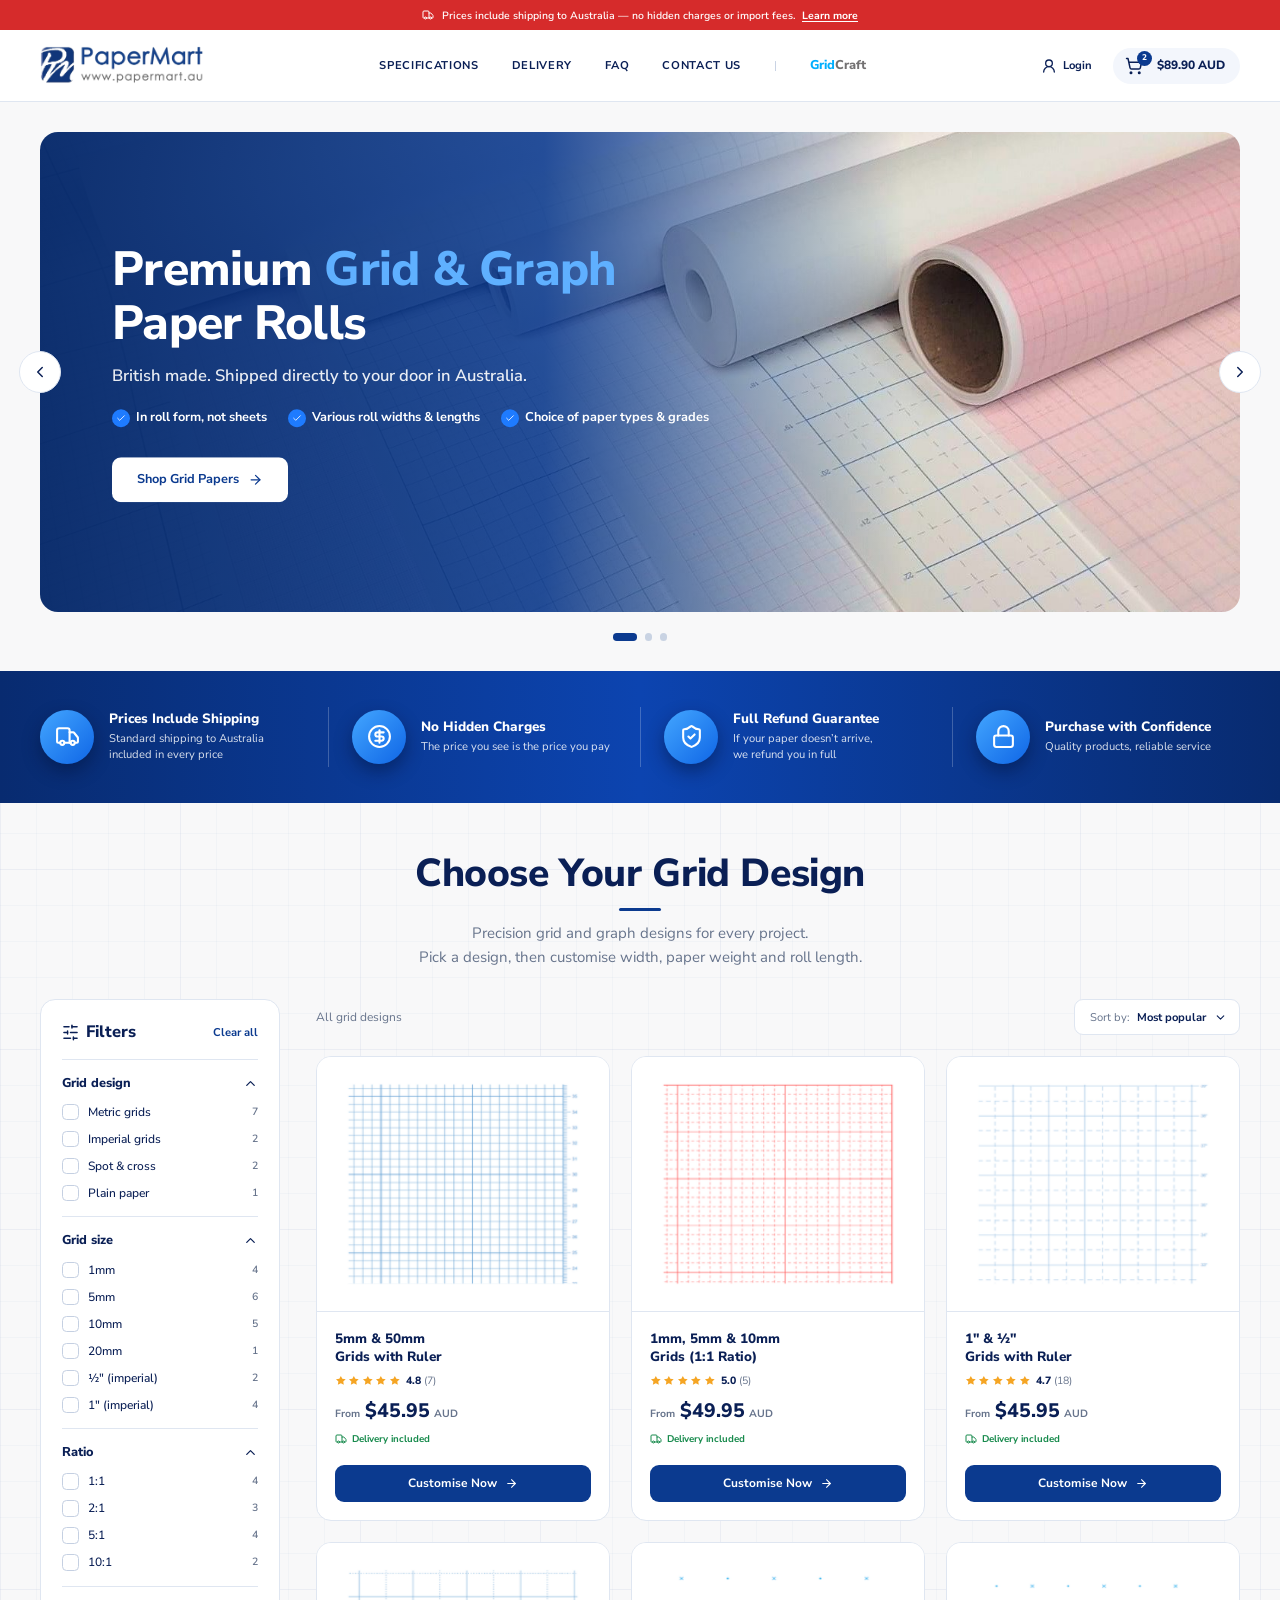
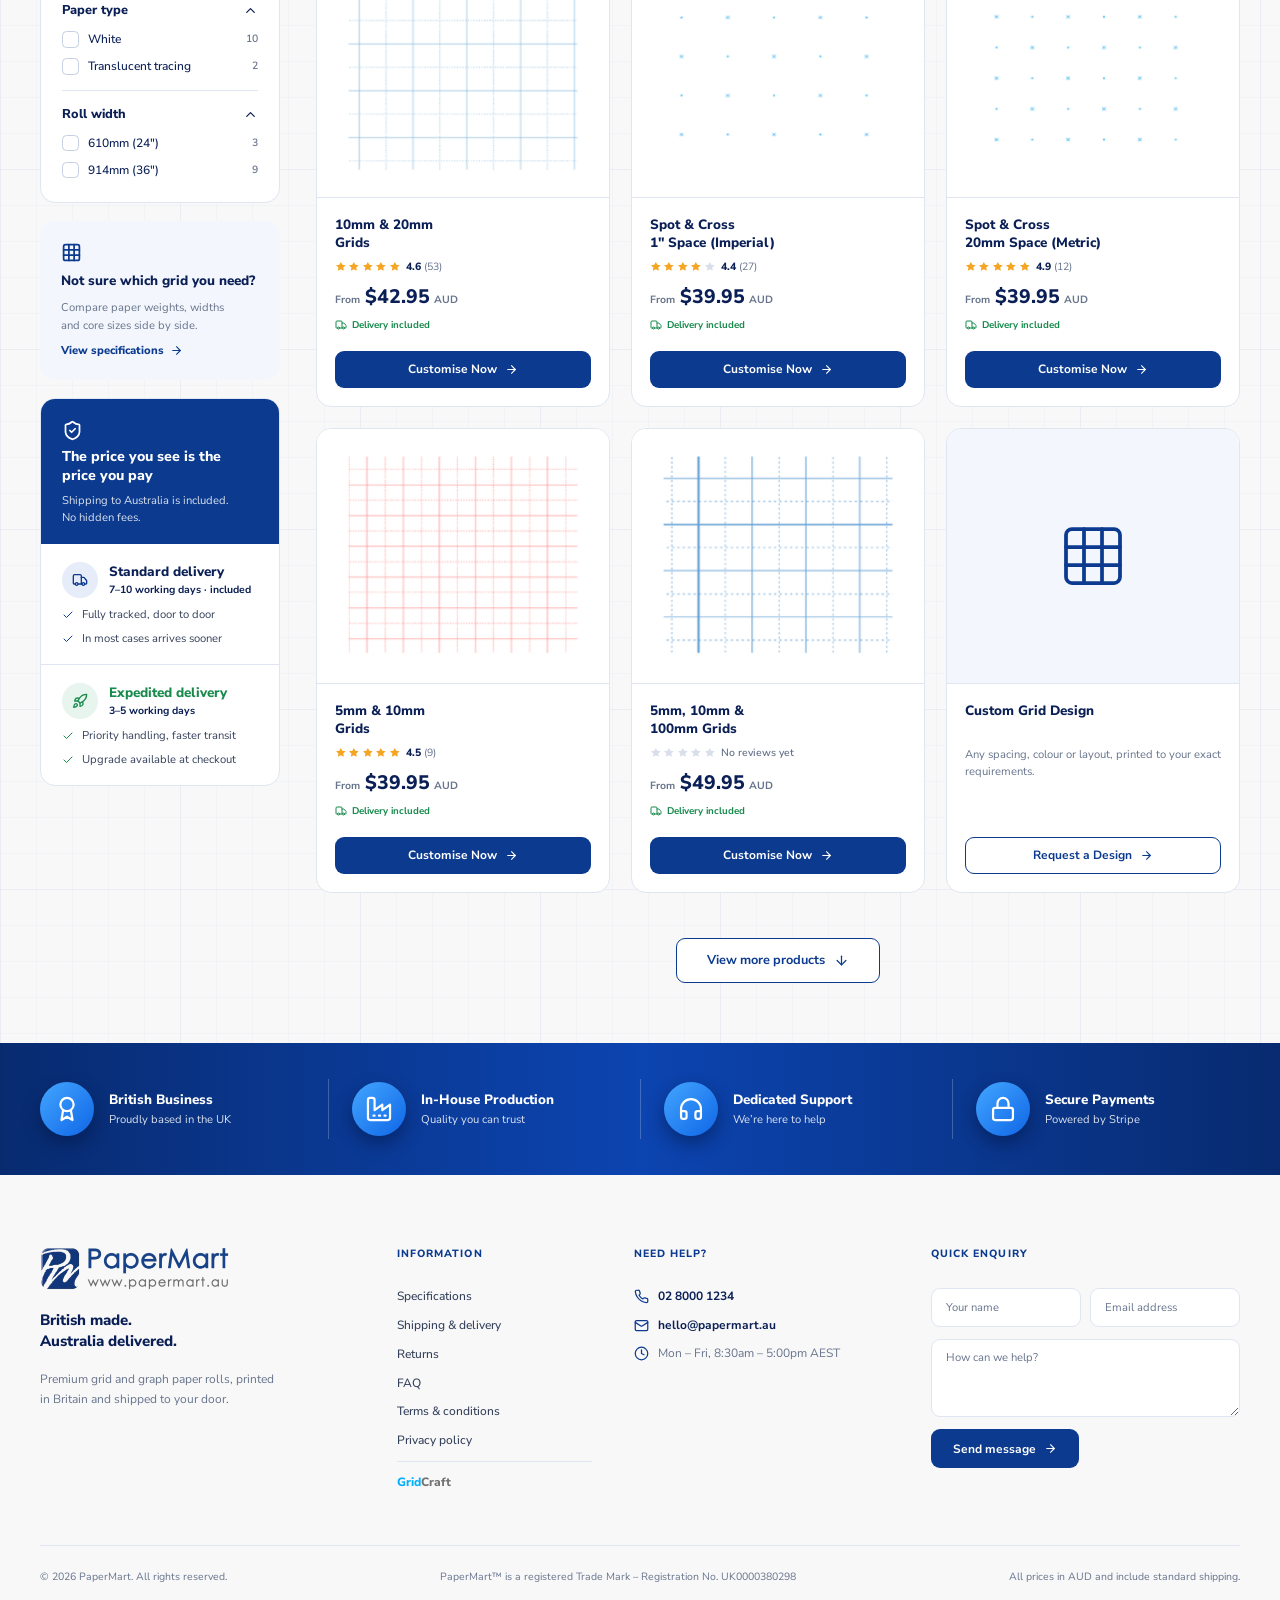
<file: index.html>
<!DOCTYPE html>
<html lang="en">
<head>
  <meta charset="UTF-8">
  <meta name="viewport" content="width=device-width, initial-scale=1">
  <title>PaperMart | Premium Grid &amp; Graph Paper Rolls, Delivered to Australia</title>
  <meta name="description" content="British made grid and graph paper rolls, shipped directly to your door in Australia. Delivery included in every price.">

  <link rel="preload" href="assets/fonts/nunito-sans-800.woff2" as="font" type="font/woff2" crossorigin>
  <link rel="preload" href="assets/fonts/nunito-sans-400.woff2" as="font" type="font/woff2" crossorigin>
  <link rel="preload" href="assets/images/hero-grid-papers.jpg" as="image">

  <link rel="stylesheet" href="css/normalize.css">
  <link rel="stylesheet" href="css/vendor/swiper-bundle.min.css">
  <link rel="stylesheet" href="css/vendor/lenis.css">
  <link rel="stylesheet" href="css/style.css">
  <link rel="stylesheet" href="css/media.css">
</head>
<body>

  <!-- ============ INFO BAR ============ -->
  <div class="info-bar" data-info-bar>
    <div class="info-bar__inner container">
      <span class="icon icon--truck info-bar__icon" aria-hidden="true"></span>
      <p class="info-bar__text">Prices include shipping to Australia — no hidden charges or import fees.</p>
      <a class="info-bar__link" href="delivery.html">Learn more</a>
    </div>
  </div>

  <!-- ============ HEADER ============ -->
  <header class="header">
    <div class="header__inner container">
      <a class="header__logo" href="index.html" aria-label="PaperMart home">
        <img src="assets/images/logo-papermart.png" alt="PaperMart, www.papermart.au" width="219" height="52">
      </a>

      <nav class="nav" id="site-nav" aria-label="Main navigation" data-nav>
        <ul class="nav__list">
          <li class="nav__home" hidden><a class="nav__link" href="index.html" aria-current="page">Home</a></li>
          <li><a class="nav__link" href="specifications.html">Specifications</a></li>
          <li><a class="nav__link" href="delivery.html">Delivery</a></li>
          <li><a class="nav__link" href="faq.html">FAQ</a></li>
          <li><a class="nav__link" href="contact.html">Contact us</a></li>
          <li class="nav__sep" aria-hidden="true">|</li>
          <li><a class="nav__link nav__link--gridcraft" href="gridcraft.html"><span><span class="nav__gridcraft-grid">Grid</span>Craft</span></a></li>
        </ul>
        <div class="nav__extra">
          <div class="nav__account">
            <a class="nav__login" href="account.html"><span class="icon icon--user" aria-hidden="true"></span>Login</a>
            <a class="cart nav__cart" href="cart.html" data-cart aria-label="Shopping cart">
              <span class="cart__icon">
                <span class="icon icon--cart" aria-hidden="true"></span>
                <span class="cart__badge" data-cart-count>2</span>
              </span>
              <span class="cart__total" data-cart-total>$89.90 AUD</span>
            </a>
          </div>
          <div class="nav__help">
            <p class="nav__help-title">Need help?</p>
            <ul class="nav__contacts">
              <li><span class="icon icon--whatsapp" aria-hidden="true"></span><a href="https://wa.me/447990660585" target="_blank" rel="noopener">+44 7990 660585 (WhatsApp)</a></li>
              <li><span class="icon icon--phone" aria-hidden="true"></span><a href="tel:+61280001234">02 8000 1234</a></li>
              <li><span class="icon icon--mail" aria-hidden="true"></span><a href="mailto:hello@papermart.au">hello@papermart.au</a></li>
              <li class="nav__hours"><span class="icon icon--clock" aria-hidden="true"></span>Mon – Fri, 8:30am – 5:00pm AEST</li>
            </ul>
          </div>
        </div>
      </nav>

      <div class="header__actions">
        <a class="header__login" href="account.html">
          <span class="icon icon--user" aria-hidden="true"></span>
          Login
        </a>
        <a class="cart" href="cart.html" data-cart aria-label="Shopping cart">
          <span class="cart__icon">
            <span class="icon icon--cart" aria-hidden="true"></span>
            <span class="cart__badge" data-cart-count>2</span>
          </span>
          <span class="cart__total" data-cart-total>$89.90 AUD</span>
        </a>
        <button class="header__menu" type="button" aria-label="Open menu" aria-expanded="false" aria-controls="site-nav" data-menu-toggle>
          <span class="icon icon--menu" aria-hidden="true"></span>
        </button>
      </div>
    </div>
  </header>

  <main>

    <!-- ============ HERO SLIDER ============ -->
    <section class="hero" aria-label="Featured">
      <div class="hero__inner container">
        <div class="hero__slider swiper" data-hero-slider>
          <div class="swiper-wrapper">

            <div class="swiper-slide hero-slide hero-slide--intro">
              <img class="hero-slide__image" src="assets/images/hero-grid-papers.jpg" alt="A variety of grid and graph paper rolls in white and translucent paper" width="1577" height="1200">
              <div class="hero-slide__content">
                <h1 class="hero-slide__title">Premium <span class="hero-slide__accent">Grid &amp; Graph</span> <br>Paper Rolls</h1>
                <p class="hero-slide__text">British made. Shipped directly to&nbsp;your door in&nbsp;Australia.</p>
                <ul class="hero-slide__points">
                  <li class="hero-slide__point"><span class="hero-slide__check"><span class="icon icon--check" aria-hidden="true"></span></span>In roll form, not sheets</li>
                  <li class="hero-slide__point"><span class="hero-slide__check"><span class="icon icon--check" aria-hidden="true"></span></span>Various roll widths &amp; lengths</li>
                  <li class="hero-slide__point"><span class="hero-slide__check"><span class="icon icon--check" aria-hidden="true"></span></span>Choice of paper types &amp; grades</li>
                </ul>
                <a class="btn btn--white hero-slide__btn" href="#catalog">
                  Shop Grid Papers
                  <span class="icon icon--arrow-right" aria-hidden="true"></span>
                </a>
              </div>
            </div>

            <div class="swiper-slide hero-slide hero-slide--banner">
              <a class="hero-slide__link" href="delivery.html">
                <img class="hero-slide__image" src="assets/images/hero-shipping-australia.jpg" alt="UK to Australia shipping. Transparent pricing, delivery included in every price" width="1983" height="793">
              </a>
              <!-- Mobile version of the banner (Figma "Hero slider — slides 1–3 (mobile 360)") -->
              <div class="hero-card hero-card--shipping">
                <h2 class="hero-card__title">Manufactured in the UK and <span class="hero-card__accent">Delivered Directly</span> to Your Door <br>in Australia!</h2>
                <ul class="hero-card__points">
                  <li><span class="icon-circle hero-card__icon"><span class="icon icon--shield-check" aria-hidden="true"></span></span><span><strong>Transparent &amp; All Inclusive Prices</strong>No additional charges upon delivery</span></li>
                  <li><span class="icon-circle hero-card__icon"><span class="icon icon--truck" aria-hidden="true"></span></span><span><strong>Direct to Your Door in Australia</strong>Reliable international shipping</span></li>
                  <li><span class="icon-circle hero-card__icon"><span class="icon icon--receipt" aria-hidden="true"></span></span><span><strong>No Hidden Fees or Import Charges</strong>What you see is what you pay</span></li>
                </ul>
                <a class="btn btn--primary hero-card__btn" href="delivery.html">See Delivery Options<span class="icon icon--arrow-right" aria-hidden="true"></span></a>
                <div class="hero-card__media"><img src="assets/images/hero-shipping-australia.jpg" alt="" width="1983" height="793" loading="lazy"></div>
              </div>
            </div>

            <div class="swiper-slide hero-slide hero-slide--banner">
              <a class="hero-slide__link" href="gridcraft.html">
                <img class="hero-slide__image" src="assets/images/hero-gridcraft.jpg" alt="PaperMart GridCraft, a self-adhesive grid mat printed to your table size" width="1983" height="793">
              </a>
              <div class="hero-card hero-card--gridcraft">
                <div class="hero-card__media"><img src="assets/images/hero-gridcraft.jpg" alt="" width="1983" height="793" loading="lazy"></div>
                <div class="hero-card__body">
                  <h2 class="hero-card__brand">Grid<span class="hero-card__brand-accent">Craft</span><sup>™</sup></h2>
                  <p class="hero-card__by">by PaperMart</p>
                  <p class="hero-card__tagline">Turn Any Table Into <br>a Precision Workspace</p>
                  <ul class="hero-card__features">
                    <li><span class="hero-slide__check"><span class="icon icon--check" aria-hidden="true"></span></span>Precision grid</li>
                    <li><span class="hero-slide__check"><span class="icon icon--check" aria-hidden="true"></span></span>Printed rulers</li>
                    <li><span class="hero-slide__check"><span class="icon icon--check" aria-hidden="true"></span></span>Angle guides</li>
                    <li><span class="hero-slide__check"><span class="icon icon--check" aria-hidden="true"></span></span>Waterproof</li>
                    <li><span class="hero-slide__check"><span class="icon icon--check" aria-hidden="true"></span></span>Self adhesive</li>
                    <li><span class="hero-slide__check"><span class="icon icon--check" aria-hidden="true"></span></span>Long-lasting</li>
                  </ul>
                  <a class="btn btn--white hero-card__btn" href="gridcraft.html">Shop GridCraft<span class="icon icon--arrow-right" aria-hidden="true"></span></a>
                </div>
              </div>
            </div>

          </div>
        </div>

        <button class="slider-arrow slider-arrow--prev" type="button" aria-label="Previous slide" data-hero-prev>
          <span class="icon icon--chevron-left" aria-hidden="true"></span>
        </button>
        <button class="slider-arrow slider-arrow--next" type="button" aria-label="Next slide" data-hero-next>
          <span class="icon icon--chevron-right" aria-hidden="true"></span>
        </button>

        <div class="hero__pagination" data-hero-pagination></div>
      </div>
    </section>

    <!-- Blueprint grid: from below the banner down to the footer -->
    <div class="page-grid">

    <!-- ============ TRUST BAR (TOP) ============ -->
    <section class="trust" aria-label="Why shop with PaperMart">
      <ul class="trust__list container">
        <li class="trust-item">
          <span class="trust-item__icon"><span class="icon icon--truck" aria-hidden="true"></span></span>
          <div class="trust-item__text">
            <h3 class="trust-item__title">Prices Include Shipping</h3>
            <p class="trust-item__desc">Standard shipping to&nbsp;Australia <br>included in&nbsp;every price</p>
          </div>
        </li>
        <li class="trust-item">
          <span class="trust-item__icon"><span class="icon icon--dollar" aria-hidden="true"></span></span>
          <div class="trust-item__text">
            <h3 class="trust-item__title">No Hidden Charges</h3>
            <p class="trust-item__desc">The price you see is&nbsp;the price you&nbsp;pay</p>
          </div>
        </li>
        <li class="trust-item">
          <span class="trust-item__icon"><span class="icon icon--shield-check" aria-hidden="true"></span></span>
          <div class="trust-item__text">
            <h3 class="trust-item__title">Full Refund Guarantee</h3>
            <p class="trust-item__desc">If your paper doesn’t arrive, <br>we&nbsp;refund you in&nbsp;full</p>
          </div>
        </li>
        <li class="trust-item">
          <span class="trust-item__icon"><span class="icon icon--lock" aria-hidden="true"></span></span>
          <div class="trust-item__text">
            <h3 class="trust-item__title">Purchase with Confidence</h3>
            <p class="trust-item__desc">Quality products, reliable service</p>
          </div>
        </li>
      </ul>
    </section>

    <!-- ============ CATALOG ============ -->
    <section class="catalog" id="catalog" aria-labelledby="catalog-title">
      <div class="container">

        <header class="section-title">
          <h2 class="section-title__heading" id="catalog-title">Choose Your Grid Design</h2>
          <p class="section-title__text">Precision grid and&nbsp;graph designs for&nbsp;every project. <br>Pick a&nbsp;design, then customise width, paper weight and&nbsp;roll length.</p>
        </header>

        <div class="catalog__body">

          <!-- Sidebar -->
          <aside class="catalog__sidebar">
            <form class="filters" id="catalog-filters" data-filters aria-label="Product filters">
              <div class="filters__header">
                <h3 class="filters__title"><span class="icon icon--sliders" aria-hidden="true"></span>Filters</h3>
                <button class="filters__clear" type="button" data-filters-clear>Clear all</button>
                <button class="filters__close" type="button" aria-label="Close filters" data-filters-close><span class="icon icon--close" aria-hidden="true"></span></button>
              </div>

              <fieldset class="filter-group">
                <legend class="filter-group__legend">
                  <button class="filter-group__toggle" type="button" aria-expanded="true">Grid design<span class="icon icon--chevron-up" aria-hidden="true"></span></button>
                </legend>
                <div class="filter-group__options">
                  <label class="checkbox"><input class="checkbox__input" type="checkbox" name="design" value="metric"><span class="checkbox__box"></span><span class="checkbox__label">Metric grids</span><span class="checkbox__count">7</span></label>
                  <label class="checkbox"><input class="checkbox__input" type="checkbox" name="design" value="imperial"><span class="checkbox__box"></span><span class="checkbox__label">Imperial grids</span><span class="checkbox__count">2</span></label>
                  <label class="checkbox"><input class="checkbox__input" type="checkbox" name="design" value="spot"><span class="checkbox__box"></span><span class="checkbox__label">Spot &amp; cross</span><span class="checkbox__count">2</span></label>
                  <label class="checkbox"><input class="checkbox__input" type="checkbox" name="design" value="plain"><span class="checkbox__box"></span><span class="checkbox__label">Plain paper</span><span class="checkbox__count">1</span></label>
                </div>
              </fieldset>

              <fieldset class="filter-group">
                <legend class="filter-group__legend">
                  <button class="filter-group__toggle" type="button" aria-expanded="true">Grid size<span class="icon icon--chevron-up" aria-hidden="true"></span></button>
                </legend>
                <div class="filter-group__options">
                  <label class="checkbox"><input class="checkbox__input" type="checkbox" name="size" value="1mm"><span class="checkbox__box"></span><span class="checkbox__label">1mm</span><span class="checkbox__count">4</span></label>
                  <label class="checkbox"><input class="checkbox__input" type="checkbox" name="size" value="5mm"><span class="checkbox__box"></span><span class="checkbox__label">5mm</span><span class="checkbox__count">6</span></label>
                  <label class="checkbox"><input class="checkbox__input" type="checkbox" name="size" value="10mm"><span class="checkbox__box"></span><span class="checkbox__label">10mm</span><span class="checkbox__count">5</span></label>
                  <label class="checkbox"><input class="checkbox__input" type="checkbox" name="size" value="20mm"><span class="checkbox__box"></span><span class="checkbox__label">20mm</span><span class="checkbox__count">1</span></label>
                  <label class="checkbox"><input class="checkbox__input" type="checkbox" name="size" value="half-inch"><span class="checkbox__box"></span><span class="checkbox__label">½" (imperial)</span><span class="checkbox__count">2</span></label>
                  <label class="checkbox"><input class="checkbox__input" type="checkbox" name="size" value="inch"><span class="checkbox__box"></span><span class="checkbox__label">1" (imperial)</span><span class="checkbox__count">4</span></label>
                </div>
              </fieldset>

              <fieldset class="filter-group">
                <legend class="filter-group__legend">
                  <button class="filter-group__toggle" type="button" aria-expanded="true">Ratio<span class="icon icon--chevron-up" aria-hidden="true"></span></button>
                </legend>
                <div class="filter-group__options">
                  <label class="checkbox"><input class="checkbox__input" type="checkbox" name="ratio" value="1:1"><span class="checkbox__box"></span><span class="checkbox__label">1:1</span><span class="checkbox__count">4</span></label>
                  <label class="checkbox"><input class="checkbox__input" type="checkbox" name="ratio" value="2:1"><span class="checkbox__box"></span><span class="checkbox__label">2:1</span><span class="checkbox__count">3</span></label>
                  <label class="checkbox"><input class="checkbox__input" type="checkbox" name="ratio" value="5:1"><span class="checkbox__box"></span><span class="checkbox__label">5:1</span><span class="checkbox__count">4</span></label>
                  <label class="checkbox"><input class="checkbox__input" type="checkbox" name="ratio" value="10:1"><span class="checkbox__box"></span><span class="checkbox__label">10:1</span><span class="checkbox__count">2</span></label>
                </div>
              </fieldset>

              <fieldset class="filter-group">
                <legend class="filter-group__legend">
                  <button class="filter-group__toggle" type="button" aria-expanded="true">Paper type<span class="icon icon--chevron-up" aria-hidden="true"></span></button>
                </legend>
                <div class="filter-group__options">
                  <label class="checkbox"><input class="checkbox__input" type="checkbox" name="type" value="white"><span class="checkbox__box"></span><span class="checkbox__label">White</span><span class="checkbox__count">10</span></label>
                  <label class="checkbox"><input class="checkbox__input" type="checkbox" name="type" value="translucent"><span class="checkbox__box"></span><span class="checkbox__label">Translucent tracing</span><span class="checkbox__count">2</span></label>
                </div>
              </fieldset>

              <fieldset class="filter-group">
                <legend class="filter-group__legend">
                  <button class="filter-group__toggle" type="button" aria-expanded="true">Roll width<span class="icon icon--chevron-up" aria-hidden="true"></span></button>
                </legend>
                <div class="filter-group__options">
                  <label class="checkbox"><input class="checkbox__input" type="checkbox" name="width" value="610"><span class="checkbox__box"></span><span class="checkbox__label">610mm (24")</span><span class="checkbox__count">3</span></label>
                  <label class="checkbox"><input class="checkbox__input" type="checkbox" name="width" value="914"><span class="checkbox__box"></span><span class="checkbox__label">914mm (36")</span><span class="checkbox__count">9</span></label>
                </div>
              </fieldset>
              <div class="filters__footer">
                <button class="btn btn--outline filters__footer-btn" type="button" data-filters-clear>Clear all</button>
                <button class="btn btn--primary filters__footer-btn" type="button" data-filters-close data-filters-results>Show 11 results</button>
              </div>
            </form>
            <div class="filters-backdrop" data-filters-backdrop hidden></div>

            <div class="sidebar-card sidebar-card--help">
              <span class="icon icon--grid sidebar-card__icon" aria-hidden="true"></span>
              <h3 class="sidebar-card__title">Not sure which grid you&nbsp;need?</h3>
              <p class="sidebar-card__text">Compare paper weights, widths and&nbsp;core sizes side by&nbsp;side.</p>
              <a class="link-arrow" href="specifications.html">View specifications<span class="icon icon--arrow-right" aria-hidden="true"></span></a>
            </div>

            <div class="sidebar-card sidebar-card--delivery">
              <div class="delivery-card__head">
                <span class="icon icon--shield-check delivery-card__head-icon" aria-hidden="true"></span>
                <h3 class="delivery-card__title">The price you see is&nbsp;the price you&nbsp;pay</h3>
                <p class="delivery-card__text">Shipping to&nbsp;Australia is&nbsp;included. No&nbsp;hidden fees.</p>
              </div>
              <div class="delivery-option">
                <div class="delivery-option__head">
                  <span class="delivery-option__icon"><span class="icon icon--truck" aria-hidden="true"></span></span>
                  <div>
                    <h4 class="delivery-option__title">Standard delivery</h4>
                    <p class="delivery-option__time">7–10 working days · included</p>
                  </div>
                </div>
                <ul class="check-list">
                  <li>Fully tracked, door to door</li>
                  <li>In most cases arrives sooner</li>
                </ul>
              </div>
              <div class="delivery-option delivery-option--express">
                <div class="delivery-option__head">
                  <span class="delivery-option__icon"><span class="icon icon--rocket" aria-hidden="true"></span></span>
                  <div>
                    <h4 class="delivery-option__title">Expedited delivery</h4>
                    <p class="delivery-option__time">3–5 working days</p>
                  </div>
                </div>
                <ul class="check-list">
                  <li>Priority handling, faster transit</li>
                  <li>Upgrade available at checkout</li>
                </ul>
              </div>
            </div>
          </aside>

          <!-- Products -->
          <div class="catalog__products">
            <div class="catalog__toolbar">
              <button class="filters-toggle" type="button" aria-controls="catalog-filters" aria-expanded="false" data-filters-open><span class="icon icon--sliders" aria-hidden="true"></span>Filters</button>
              <p class="catalog__status" data-catalog-status aria-live="polite">All grid designs</p>
              <div class="dropdown" data-dropdown data-value="popular" data-sort>
                <button class="sort dropdown__toggle" type="button" id="catalog-sort-toggle" aria-haspopup="listbox" aria-expanded="false" aria-controls="catalog-sort-menu" data-dropdown-toggle>
                  <span class="sort__label">Sort by:</span><span class="sort__value" data-dropdown-label>Most popular</span>
                  <span class="icon icon--chevron-down sort__chevron" aria-hidden="true"></span>
                </button>
                <ul class="dropdown__menu" id="catalog-sort-menu" role="listbox" aria-labelledby="catalog-sort-toggle" hidden data-dropdown-menu>
                  <li class="dropdown__option" role="option" tabindex="-1" aria-selected="true" data-value="popular">Most popular<span class="icon icon--check dropdown__check" aria-hidden="true"></span></li>
                  <li class="dropdown__option" role="option" tabindex="-1" aria-selected="false" data-value="price-asc">Price low to high<span class="icon icon--check dropdown__check" aria-hidden="true"></span></li>
                  <li class="dropdown__option" role="option" tabindex="-1" aria-selected="false" data-value="price-desc">Price high to low<span class="icon icon--check dropdown__check" aria-hidden="true"></span></li>
                </ul>
              </div>
            </div>

            <ul class="product-grid" data-product-grid>

              <li class="product-card" data-product data-popularity="1" data-price="45.95" data-design="metric" data-size="5mm" data-ratio="10:1" data-type="white" data-width="610 914">
                <div class="product-card__media"><img src="assets/images/grid-5mm-50mm-ruler.png" alt="5mm and 50mm blue grid with printed ruler" width="1176" height="1020" loading="lazy"></div>
                <div class="product-card__body">
                  <h3 class="product-card__title">5mm &amp; 50mm<br>Grids with Ruler</h3>
                  <div class="rating" aria-label="Rated 4.8 out of 5, 7 reviews"><span class="rating__stars" style="--rating: 5"></span><span class="rating__value">4.8</span><span class="rating__count">(7)</span></div>
                  <p class="price"><span class="price__from">From</span><span class="price__value">$45.95</span><span class="price__currency">AUD</span></p>
                  <p class="product-card__delivery"><span class="icon icon--truck" aria-hidden="true"></span>Delivery included</p>
                  <a class="btn btn--primary product-card__btn" href="product.html">Customise Now<span class="icon icon--arrow-right" aria-hidden="true"></span></a>
                </div>
              </li>

              <li class="product-card" data-product data-popularity="2" data-price="49.95" data-design="metric" data-size="1mm 5mm 10mm" data-ratio="1:1" data-type="white" data-width="610 914">
                <div class="product-card__media"><img src="assets/images/grid-1mm-5mm-10mm.png" alt="1mm, 5mm and 10mm red precision grid" width="1176" height="1020" loading="lazy"></div>
                <div class="product-card__body">
                  <h3 class="product-card__title">1mm, 5mm &amp; 10mm<br>Grids (1:1 Ratio)</h3>
                  <div class="rating" aria-label="Rated 5.0 out of 5, 5 reviews"><span class="rating__stars" style="--rating: 5"></span><span class="rating__value">5.0</span><span class="rating__count">(5)</span></div>
                  <p class="price"><span class="price__from">From</span><span class="price__value">$49.95</span><span class="price__currency">AUD</span></p>
                  <p class="product-card__delivery"><span class="icon icon--truck" aria-hidden="true"></span>Delivery included</p>
                  <a class="btn btn--primary product-card__btn" href="product.html">Customise Now<span class="icon icon--arrow-right" aria-hidden="true"></span></a>
                </div>
              </li>

              <li class="product-card" data-product data-popularity="3" data-price="45.95" data-design="imperial" data-size="half-inch inch" data-ratio="2:1" data-type="white" data-width="610 914">
                <div class="product-card__media"><img src="assets/images/grid-inch-half-inch-ruler.png" alt="1 inch and half inch imperial grid with printed ruler" width="1176" height="1020" loading="lazy"></div>
                <div class="product-card__body">
                  <h3 class="product-card__title">1" &amp; ½"<br>Grids with Ruler</h3>
                  <div class="rating" aria-label="Rated 4.7 out of 5, 18 reviews"><span class="rating__stars" style="--rating: 5"></span><span class="rating__value">4.7</span><span class="rating__count">(18)</span></div>
                  <p class="price"><span class="price__from">From</span><span class="price__value">$45.95</span><span class="price__currency">AUD</span></p>
                  <p class="product-card__delivery"><span class="icon icon--truck" aria-hidden="true"></span>Delivery included</p>
                  <a class="btn btn--primary product-card__btn" href="product.html">Customise Now<span class="icon icon--arrow-right" aria-hidden="true"></span></a>
                </div>
              </li>

              <li class="product-card" data-product data-popularity="4" data-price="42.95" data-design="metric" data-size="10mm 20mm" data-ratio="2:1" data-type="white" data-width="914">
                <div class="product-card__media"><img src="assets/images/grid-10mm-20mm.png" alt="10mm and 20mm blue grid" width="1176" height="1020" loading="lazy"></div>
                <div class="product-card__body">
                  <h3 class="product-card__title">10mm &amp; 20mm<br>Grids</h3>
                  <div class="rating" aria-label="Rated 4.6 out of 5, 53 reviews"><span class="rating__stars" style="--rating: 5"></span><span class="rating__value">4.6</span><span class="rating__count">(53)</span></div>
                  <p class="price"><span class="price__from">From</span><span class="price__value">$42.95</span><span class="price__currency">AUD</span></p>
                  <p class="product-card__delivery"><span class="icon icon--truck" aria-hidden="true"></span>Delivery included</p>
                  <a class="btn btn--primary product-card__btn" href="product.html">Customise Now<span class="icon icon--arrow-right" aria-hidden="true"></span></a>
                </div>
              </li>

              <li class="product-card" data-product data-popularity="5" data-price="39.95" data-design="spot" data-size="inch" data-ratio="1:1" data-type="white" data-width="914">
                <div class="product-card__media"><img src="assets/images/spot-cross-1in.png" alt="Spot and cross pattern paper with 1 inch spacing" width="1176" height="1020" loading="lazy"></div>
                <div class="product-card__body">
                  <h3 class="product-card__title">Spot &amp; Cross<br>1" Space (Imperial)</h3>
                  <div class="rating" aria-label="Rated 4.4 out of 5, 27 reviews"><span class="rating__stars" style="--rating: 4"></span><span class="rating__value">4.4</span><span class="rating__count">(27)</span></div>
                  <p class="price"><span class="price__from">From</span><span class="price__value">$39.95</span><span class="price__currency">AUD</span></p>
                  <p class="product-card__delivery"><span class="icon icon--truck" aria-hidden="true"></span>Delivery included</p>
                  <a class="btn btn--primary product-card__btn" href="product.html">Customise Now<span class="icon icon--arrow-right" aria-hidden="true"></span></a>
                </div>
              </li>

              <li class="product-card" data-product data-popularity="6" data-price="39.95" data-design="spot" data-size="20mm" data-ratio="1:1" data-type="white" data-width="914">
                <div class="product-card__media"><img src="assets/images/spot-cross-20mm.png" alt="Spot and cross pattern paper with 20mm spacing" width="1176" height="1020" loading="lazy"></div>
                <div class="product-card__body">
                  <h3 class="product-card__title">Spot &amp; Cross<br>20mm Space (Metric)</h3>
                  <div class="rating" aria-label="Rated 4.9 out of 5, 12 reviews"><span class="rating__stars" style="--rating: 5"></span><span class="rating__value">4.9</span><span class="rating__count">(12)</span></div>
                  <p class="price"><span class="price__from">From</span><span class="price__value">$39.95</span><span class="price__currency">AUD</span></p>
                  <p class="product-card__delivery"><span class="icon icon--truck" aria-hidden="true"></span>Delivery included</p>
                  <a class="btn btn--primary product-card__btn" href="product.html">Customise Now<span class="icon icon--arrow-right" aria-hidden="true"></span></a>
                </div>
              </li>

              <li class="product-card" data-product data-popularity="7" data-price="39.95" data-design="metric" data-size="5mm 10mm" data-ratio="2:1" data-type="white" data-width="610 914">
                <div class="product-card__media"><img src="assets/images/grid-5mm-10mm-red.png" alt="5mm and 10mm red grid" width="1176" height="1020" loading="lazy"></div>
                <div class="product-card__body">
                  <h3 class="product-card__title">5mm &amp; 10mm<br>Grids</h3>
                  <div class="rating" aria-label="Rated 4.5 out of 5, 9 reviews"><span class="rating__stars" style="--rating: 5"></span><span class="rating__value">4.5</span><span class="rating__count">(9)</span></div>
                  <p class="price"><span class="price__from">From</span><span class="price__value">$39.95</span><span class="price__currency">AUD</span></p>
                  <p class="product-card__delivery"><span class="icon icon--truck" aria-hidden="true"></span>Delivery included</p>
                  <a class="btn btn--primary product-card__btn" href="product.html">Customise Now<span class="icon icon--arrow-right" aria-hidden="true"></span></a>
                </div>
              </li>

              <li class="product-card" data-product data-popularity="8" data-price="49.95" data-design="metric" data-size="5mm 10mm" data-ratio="10:1" data-type="white" data-width="914">
                <div class="product-card__media"><img src="assets/images/grid-5mm-10mm-100mm.png" alt="5mm, 10mm and 100mm blue grid" width="1176" height="1020" loading="lazy"></div>
                <div class="product-card__body">
                  <h3 class="product-card__title">5mm, 10mm &amp;<br>100mm Grids</h3>
                  <div class="rating rating--empty" aria-label="No reviews yet"><span class="rating__stars" style="--rating: 0"></span><span class="rating__value rating__value--muted">No reviews yet</span></div>
                  <p class="price"><span class="price__from">From</span><span class="price__value">$49.95</span><span class="price__currency">AUD</span></p>
                  <p class="product-card__delivery"><span class="icon icon--truck" aria-hidden="true"></span>Delivery included</p>
                  <a class="btn btn--primary product-card__btn" href="product.html">Customise Now<span class="icon icon--arrow-right" aria-hidden="true"></span></a>
                </div>
              </li>

              <!-- Demo products revealed by "View more products" (replace with real catalogue data) -->
              <li class="product-card" data-product data-popularity="9" data-price="73.95" data-design="metric" data-size="1mm 5mm 10mm" data-ratio="5:1" data-type="translucent" data-width="610 914">
                <div class="product-card__media"><img src="assets/images/grid-1mm-5mm-10mm.png" alt="1mm, 5mm and 10mm grid on translucent tracing paper" width="1176" height="1020" loading="lazy"></div>
                <div class="product-card__body">
                  <h3 class="product-card__title">1mm, 5mm &amp; 10mm<br>Tracing Paper</h3>
                  <div class="rating rating--empty" aria-label="No reviews yet"><span class="rating__stars" style="--rating: 0"></span><span class="rating__value rating__value--muted">No reviews yet</span></div>
                  <p class="price"><span class="price__from">From</span><span class="price__value">$73.95</span><span class="price__currency">AUD</span></p>
                  <p class="product-card__delivery"><span class="icon icon--truck" aria-hidden="true"></span>Delivery included</p>
                  <a class="btn btn--primary product-card__btn" href="product.html">Customise Now<span class="icon icon--arrow-right" aria-hidden="true"></span></a>
                </div>
              </li>

              <li class="product-card" data-product data-popularity="10" data-price="48.95" data-design="imperial" data-size="half-inch inch" data-ratio="2:1" data-type="white" data-width="610">
                <div class="product-card__media"><img src="assets/images/grid-inch-half-inch-ruler.png" alt="1 inch and half inch imperial grid, 20 metre roll" width="1176" height="1020" loading="lazy"></div>
                <div class="product-card__body">
                  <h3 class="product-card__title">1" &amp; ½" Grids<br>20m Value Roll</h3>
                  <div class="rating rating--empty" aria-label="No reviews yet"><span class="rating__stars" style="--rating: 0"></span><span class="rating__value rating__value--muted">No reviews yet</span></div>
                  <p class="price"><span class="price__from">From</span><span class="price__value">$48.95</span><span class="price__currency">AUD</span></p>
                  <p class="product-card__delivery"><span class="icon icon--truck" aria-hidden="true"></span>Delivery included</p>
                  <a class="btn btn--primary product-card__btn" href="product.html">Customise Now<span class="icon icon--arrow-right" aria-hidden="true"></span></a>
                </div>
              </li>

              <li class="product-card" data-product data-popularity="11" data-price="32.95" data-design="plain" data-size="" data-ratio="" data-type="white" data-width="914">
                <div class="product-card__media"><img src="assets/images/plain-pattern-paper.png" alt="Plain white pattern drafting paper" width="1176" height="1020" loading="lazy"></div>
                <div class="product-card__body">
                  <h3 class="product-card__title">Plain Pattern<br>Drafting Paper</h3>
                  <div class="rating" aria-label="Rated 4.4 out of 5, 139 reviews"><span class="rating__stars" style="--rating: 4"></span><span class="rating__value">4.4</span><span class="rating__count">(139)</span></div>
                  <p class="price"><span class="price__from">From</span><span class="price__value">$32.95</span><span class="price__currency">AUD</span></p>
                  <p class="product-card__delivery"><span class="icon icon--truck" aria-hidden="true"></span>Delivery included</p>
                  <a class="btn btn--primary product-card__btn" href="product.html">Customise Now<span class="icon icon--arrow-right" aria-hidden="true"></span></a>
                </div>
              </li>

              <!-- Custom grid card: always shown last, not affected by filters/sorting -->
              <li class="product-card product-card--custom" data-custom-card>
                <div class="product-card__media product-card__media--custom">
                  <span class="icon icon--grid product-card__custom-icon" aria-hidden="true"></span>
                </div>
                <div class="product-card__body">
                  <h3 class="product-card__title">Custom Grid Design</h3>
                  <p class="product-card__text">Any spacing, colour or&nbsp;layout, printed to&nbsp;your exact requirements.</p>
                  <a class="btn btn--outline product-card__btn" href="contact.html">Request a Design<span class="icon icon--arrow-right" aria-hidden="true"></span></a>
                </div>
              </li>
            </ul>

            <p class="catalog__empty" data-catalog-empty hidden>No grid designs match these filters. Try clearing a&nbsp;filter.</p>

            <div class="catalog__more">
              <button class="btn btn--outline btn--lg" type="button" data-view-more>
                View more products
                <span class="icon icon--arrow-down" aria-hidden="true"></span>
              </button>
            </div>
          </div>

        </div>
      </div>
    </section>

    <!-- ============ TRUST BAR (BOTTOM) ============ -->
    <section class="trust" aria-label="About PaperMart">
      <ul class="trust__list container">
        <li class="trust-item">
          <span class="trust-item__icon"><span class="icon icon--award" aria-hidden="true"></span></span>
          <div class="trust-item__text">
            <h3 class="trust-item__title">British Business</h3>
            <p class="trust-item__desc">Proudly based in&nbsp;the UK</p>
          </div>
        </li>
        <li class="trust-item">
          <span class="trust-item__icon"><span class="icon icon--factory" aria-hidden="true"></span></span>
          <div class="trust-item__text">
            <h3 class="trust-item__title">In-House Production</h3>
            <p class="trust-item__desc">Quality you can trust</p>
          </div>
        </li>
        <li class="trust-item">
          <span class="trust-item__icon"><span class="icon icon--headphones" aria-hidden="true"></span></span>
          <div class="trust-item__text">
            <h3 class="trust-item__title">Dedicated Support</h3>
            <p class="trust-item__desc">We’re here to&nbsp;help</p>
          </div>
        </li>
        <li class="trust-item">
          <span class="trust-item__icon"><span class="icon icon--lock" aria-hidden="true"></span></span>
          <div class="trust-item__text">
            <h3 class="trust-item__title">Secure Payments</h3>
            <p class="trust-item__desc">Powered by Stripe</p>
          </div>
        </li>
      </ul>
    </section>

    </div>
  </main>

  <!-- ============ FOOTER ============ -->
  <footer class="footer">
    <div class="container">
      <div class="footer__top">
        <div class="footer__brand">
          <a href="index.html" aria-label="PaperMart home">
            <img class="footer__logo" src="assets/images/logo-papermart.png" alt="PaperMart, www.papermart.au" width="253" height="60" loading="lazy">
          </a>
          <p class="footer__tagline">British made.<br>Australia delivered.</p>
          <p class="footer__about">Premium grid and&nbsp;graph paper rolls, printed in&nbsp;Britain and&nbsp;shipped to&nbsp;your door.</p>
        </div>

        <nav class="footer__col" aria-labelledby="footer-info">
          <h3 class="footer__heading" id="footer-info">Information</h3>
          <ul class="footer__links">
            <li><a href="specifications.html">Specifications</a></li>
            <li><a href="delivery.html">Shipping &amp; delivery</a></li>
            <li><a href="returns.html">Returns</a></li>
            <li><a href="faq.html">FAQ</a></li>
            <li><a href="terms.html">Terms &amp; conditions</a></li>
            <li><a href="privacy.html">Privacy policy</a></li>
            <li class="footer__links-gridcraft"><a class="footer__gridcraft" href="gridcraft.html"><span class="nav__gridcraft-grid">Grid</span>Craft</a></li>
          </ul>
        </nav>

        <div class="footer__col footer__col--help">
          <h3 class="footer__heading">Need help?</h3>
          <ul class="footer__contacts">
            <li><span class="icon icon--phone" aria-hidden="true"></span><a href="tel:+61280001234">02 8000 1234</a></li>
            <li><span class="icon icon--mail" aria-hidden="true"></span><a href="mailto:hello@papermart.au">hello@papermart.au</a></li>
            <li class="footer__hours"><span class="icon icon--clock" aria-hidden="true"></span>Mon – Fri, 8:30am – 5:00pm AEST</li>
          </ul>
        </div>

        <form class="enquiry" data-enquiry-form novalidate>
          <h3 class="footer__heading">Quick enquiry</h3>
          <div class="enquiry__row">
            <div class="field">
              <label class="visually-hidden" for="enq-name">Your name</label>
              <input class="field__input" id="enq-name" name="name" type="text" placeholder="Your name" autocomplete="name" required>
              <span class="field__error" data-error-for="name"></span>
            </div>
            <div class="field">
              <label class="visually-hidden" for="enq-email">Email address</label>
              <input class="field__input" id="enq-email" name="email" type="email" placeholder="Email address" autocomplete="email" required>
              <span class="field__error" data-error-for="email"></span>
            </div>
          </div>
          <div class="field">
            <label class="visually-hidden" for="enq-message">How can we help?</label>
            <textarea class="field__input field__input--textarea" id="enq-message" name="message" placeholder="How can we help?" required></textarea>
            <span class="field__error" data-error-for="message"></span>
          </div>
          <button class="btn btn--primary btn--md" type="submit">
            Send message
            <span class="icon icon--arrow-right" aria-hidden="true"></span>
          </button>
          <p class="enquiry__success" data-enquiry-success role="status" hidden>Thank you! Your message has been sent. We’ll get back to you within 1&nbsp;business day.</p>
        </form>
      </div>

      <div class="footer__bottom">
        <p>© 2026 PaperMart. All rights reserved.</p>
        <p>PaperMart™ is a registered Trade Mark – Registration No. UK0000380298</p>
        <p>All prices in AUD and include standard shipping.</p>
      </div>
    </div>
  </footer>

  <script src="js/vendor/swiper-bundle.min.js" defer></script>
  <script src="js/vendor/lenis.min.js" defer></script>
  <script src="js/main.js" defer></script>
</body>
</html>
</file>
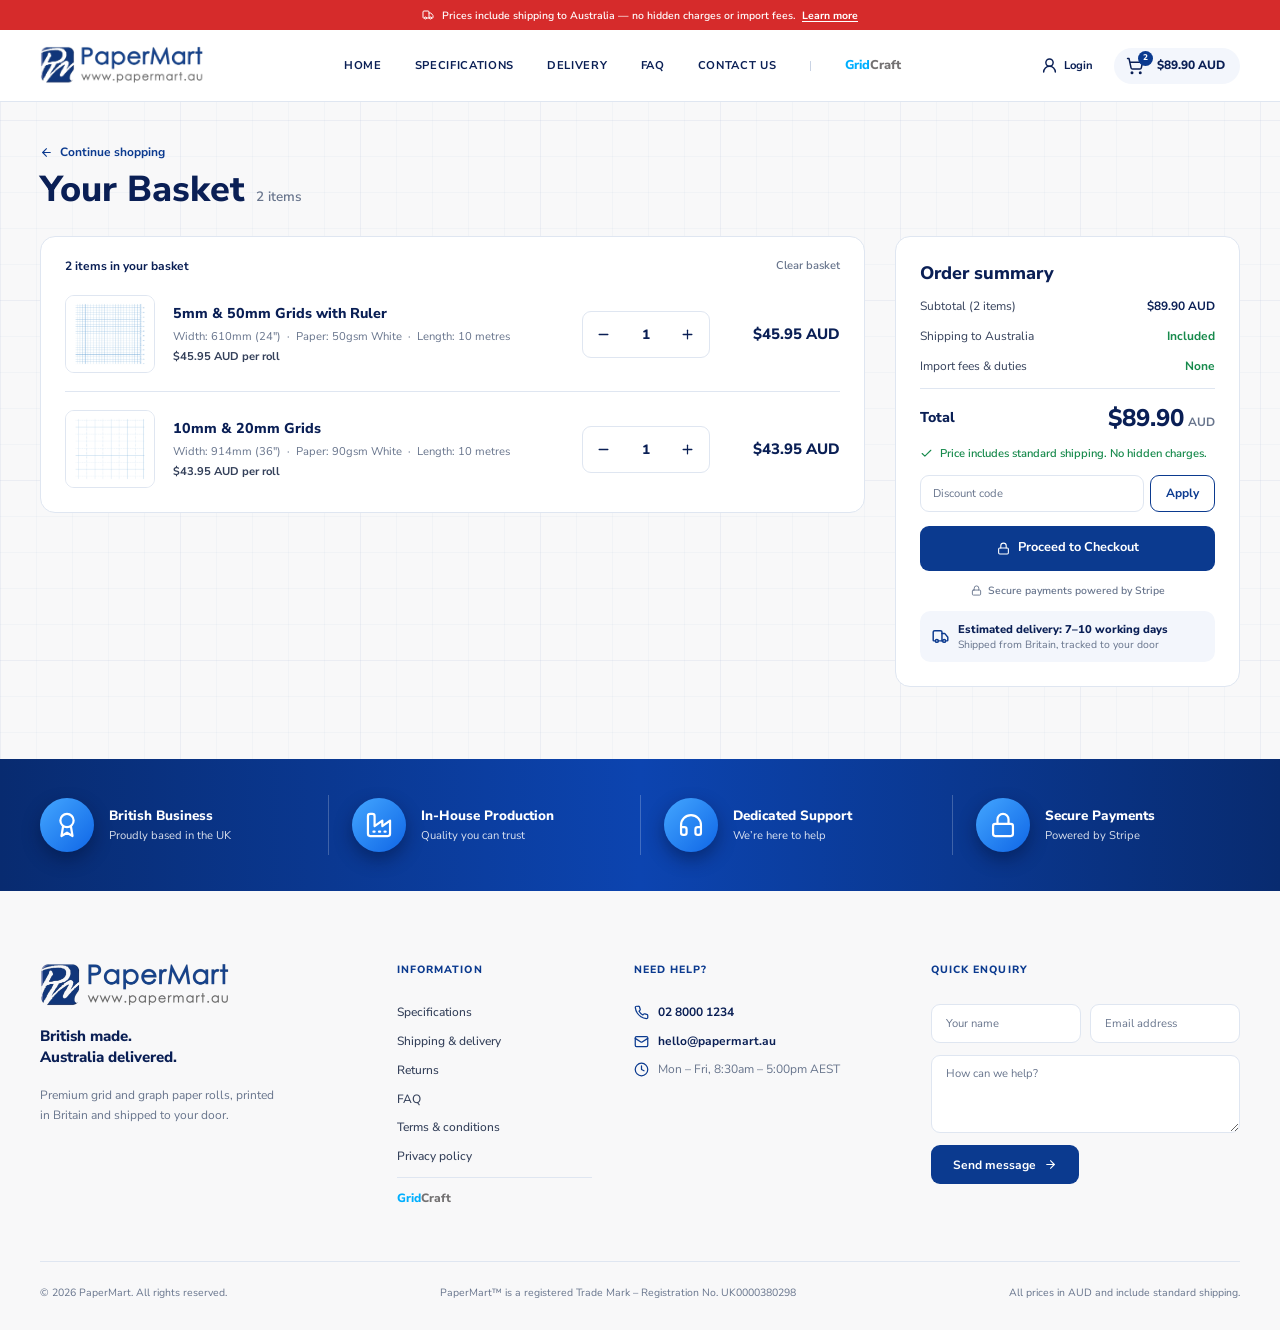
<file: cart.html>
<!DOCTYPE html>
<html lang="en">
<head>
  <meta charset="UTF-8">
  <meta name="viewport" content="width=device-width, initial-scale=1">
  <title>Your Basket | PaperMart</title>
  <meta name="description" content="Review your PaperMart basket. Prices include standard shipping to Australia, with no hidden charges or import fees.">

  <link rel="preload" href="assets/fonts/nunito-sans-800.woff2" as="font" type="font/woff2" crossorigin>
  <link rel="preload" href="assets/fonts/nunito-sans-400.woff2" as="font" type="font/woff2" crossorigin>

  <link rel="stylesheet" href="css/normalize.css">
  <link rel="stylesheet" href="css/vendor/swiper-bundle.min.css">
  <link rel="stylesheet" href="css/vendor/lenis.css">
  <link rel="stylesheet" href="css/style.css">
  <link rel="stylesheet" href="css/media.css">
</head>
<body>

  <!-- ============ INFO BAR ============ -->
  <div class="info-bar" data-info-bar>
    <div class="info-bar__inner container">
      <span class="icon icon--truck info-bar__icon" aria-hidden="true"></span>
      <p class="info-bar__text">Prices include shipping to Australia — no hidden charges or import fees.</p>
      <a class="info-bar__link" href="delivery.html">Learn more</a>
    </div>
  </div>

  <!-- ============ HEADER ============ -->
  <header class="header">
    <div class="header__inner container">
      <a class="header__logo" href="index.html" aria-label="PaperMart home">
        <img src="assets/images/logo-papermart.png" alt="PaperMart, www.papermart.au" width="219" height="52">
      </a>

      <nav class="nav" id="site-nav" aria-label="Main navigation" data-nav>
        <ul class="nav__list">
          <li class="nav__home"><a class="nav__link" href="index.html">Home</a></li>
          <li><a class="nav__link" href="specifications.html">Specifications</a></li>
          <li><a class="nav__link" href="delivery.html">Delivery</a></li>
          <li><a class="nav__link" href="faq.html">FAQ</a></li>
          <li><a class="nav__link" href="contact.html">Contact us</a></li>
          <li class="nav__sep" aria-hidden="true">|</li>
          <li><a class="nav__link nav__link--gridcraft" href="gridcraft.html"><span><span class="nav__gridcraft-grid">Grid</span>Craft</span></a></li>
        </ul>
        <div class="nav__extra">
          <div class="nav__account">
            <a class="nav__login" href="account.html"><span class="icon icon--user" aria-hidden="true"></span>Login</a>
            <a class="cart nav__cart" href="cart.html" data-cart aria-label="Shopping cart">
              <span class="cart__icon">
                <span class="icon icon--cart" aria-hidden="true"></span>
                <span class="cart__badge" data-cart-count>2</span>
              </span>
              <span class="cart__total" data-cart-total>$89.90 AUD</span>
            </a>
          </div>
          <div class="nav__help">
            <p class="nav__help-title">Need help?</p>
            <ul class="nav__contacts">
              <li><span class="icon icon--whatsapp" aria-hidden="true"></span><a href="https://wa.me/447990660585" target="_blank" rel="noopener">+44 7990 660585 (WhatsApp)</a></li>
              <li><span class="icon icon--phone" aria-hidden="true"></span><a href="tel:+61280001234">02 8000 1234</a></li>
              <li><span class="icon icon--mail" aria-hidden="true"></span><a href="mailto:hello@papermart.au">hello@papermart.au</a></li>
              <li class="nav__hours"><span class="icon icon--clock" aria-hidden="true"></span>Mon – Fri, 8:30am – 5:00pm AEST</li>
            </ul>
          </div>
        </div>
      </nav>

      <div class="header__actions">
        <a class="header__login" href="account.html">
          <span class="icon icon--user" aria-hidden="true"></span>
          Login
        </a>
        <a class="cart" href="cart.html" data-cart aria-label="Shopping cart">
          <span class="cart__icon">
            <span class="icon icon--cart" aria-hidden="true"></span>
            <span class="cart__badge" data-cart-count>2</span>
          </span>
          <span class="cart__total" data-cart-total>$89.90 AUD</span>
        </a>
        <button class="header__menu" type="button" aria-label="Open menu" aria-expanded="false" aria-controls="site-nav" data-menu-toggle>
          <span class="icon icon--menu" aria-hidden="true"></span>
        </button>
      </div>
    </div>
  </header>

  <main>

    <!-- Blueprint grid: from below the header down to the footer -->
    <div class="page-grid">

    <!-- ============ TITLE ============ -->
    <section class="basket-title">
      <div class="container">
        <a class="basket-title__back" href="index.html#catalog"><span class="icon icon--arrow-left" aria-hidden="true"></span>Continue shopping</a>
        <div class="basket-title__heading">
          <h1 class="basket-title__text">Your Basket</h1>
          <p class="basket-title__count" data-basket-count-label>2 items</p>
        </div>
      </div>
    </section>

    <!-- ============ BASKET ============ -->
    <section class="basket" aria-label="Basket" data-basket>
      <div class="container basket__inner">
        <div class="basket-items">
          <div class="basket-items__head">
            <p class="basket-items__count" data-basket-items-label>2 items in your basket</p>
            <button class="basket-items__clear" type="button" data-basket-clear>Clear basket</button>
          </div>
          <ul class="basket-items__list" data-basket-list>
            <li class="basket-item" data-basket-item data-price="45.95">
              <a class="basket-item__thumb" href="product.html"><img src="assets/images/grid-5mm-50mm-ruler.png" alt="5mm and 50mm blue grid with printed ruler" width="1176" height="1020"></a>
              <div class="basket-item__info">
                <h2 class="basket-item__title"><a href="product.html">5mm &amp; 50mm Grids with Ruler</a></h2>
                <p class="basket-item__options"><span>Width: 610mm (24")</span> <span>Paper: 50gsm White</span> <span>Length: 10 metres</span></p>
                <p class="basket-item__unit">$45.95 AUD per roll</p>
              </div>
              <div class="qty" role="group" aria-label="Quantity">
                <button class="qty__btn" type="button" aria-label="Decrease quantity" data-basket-minus><span class="icon icon--minus" aria-hidden="true"></span></button>
                <input class="qty__value" type="number" inputmode="numeric" min="1" max="99" value="1" aria-label="Quantity" data-basket-qty>
                <button class="qty__btn" type="button" aria-label="Increase quantity" data-basket-plus><span class="icon icon--plus" aria-hidden="true"></span></button>
              </div>
              <p class="basket-item__total" data-basket-line-total>$45.95 AUD</p>
            </li>
            <li class="basket-item" data-basket-item data-price="43.95">
              <a class="basket-item__thumb" href="product.html?product=10mm-20mm"><img src="assets/images/grid-10mm-20mm.png" alt="10mm and 20mm blue grid" width="1176" height="1020"></a>
              <div class="basket-item__info">
                <h2 class="basket-item__title"><a href="product.html?product=10mm-20mm">10mm &amp; 20mm Grids</a></h2>
                <p class="basket-item__options"><span>Width: 914mm (36")</span> <span>Paper: 90gsm White</span> <span>Length: 10 metres</span></p>
                <p class="basket-item__unit">$43.95 AUD per roll</p>
              </div>
              <div class="qty" role="group" aria-label="Quantity">
                <button class="qty__btn" type="button" aria-label="Decrease quantity" data-basket-minus><span class="icon icon--minus" aria-hidden="true"></span></button>
                <input class="qty__value" type="number" inputmode="numeric" min="1" max="99" value="1" aria-label="Quantity" data-basket-qty>
                <button class="qty__btn" type="button" aria-label="Increase quantity" data-basket-plus><span class="icon icon--plus" aria-hidden="true"></span></button>
              </div>
              <p class="basket-item__total" data-basket-line-total>$43.95 AUD</p>
            </li>
          </ul>
          <div class="basket-empty" data-basket-empty hidden>
            <p class="basket-empty__title">Your basket is empty</p>
            <p class="basket-empty__text">Pick a grid design and customise width, paper weight and roll length.</p>
            <a class="btn btn--primary" href="index.html#catalog">Browse grid designs<span class="icon icon--arrow-right" aria-hidden="true"></span></a>
          </div>
        </div>

        <aside class="order-summary" aria-labelledby="order-summary-title">
          <h2 class="order-summary__title" id="order-summary-title">Order summary</h2>
          <dl class="order-summary__rows">
            <div class="order-summary__row"><dt data-basket-subtotal-label>Subtotal (2 items)</dt><dd data-basket-subtotal>$89.90 AUD</dd></div>
            <div class="order-summary__row"><dt>Shipping to Australia</dt><dd class="is-included">Included</dd></div>
            <div class="order-summary__row"><dt>Import fees &amp; duties</dt><dd class="is-included">None</dd></div>
          </dl>
          <div class="order-summary__total">
            <span class="order-summary__total-label">Total</span>
            <span class="order-summary__total-value"><span data-basket-total>$89.90</span><span class="order-summary__currency">AUD</span></span>
          </div>
          <p class="order-summary__note"><span class="icon icon--check" aria-hidden="true"></span>Price includes standard shipping. No hidden charges.</p>
          <form class="discount" data-discount-form novalidate>
            <label class="visually-hidden" for="discount-code">Discount code</label>
            <input class="discount__input" id="discount-code" name="code" type="text" placeholder="Discount code" autocomplete="off">
            <button class="btn btn--outline discount__btn" type="submit">Apply</button>
            <p class="discount__message" data-discount-message aria-live="polite"></p>
          </form>
          <a class="btn btn--primary order-summary__checkout" href="checkout.html" data-checkout><span class="icon icon--lock" aria-hidden="true"></span>Proceed to Checkout</a>
          <p class="order-summary__secure"><span class="icon icon--lock" aria-hidden="true"></span>Secure payments powered by Stripe</p>
          <div class="order-summary__delivery">
            <span class="icon icon--truck" aria-hidden="true"></span>
            <div>
              <p class="order-summary__delivery-title">Estimated delivery: 7–10 working days</p>
              <p class="order-summary__delivery-text">Shipped from Britain, tracked to your door</p>
            </div>
          </div>
        </aside>
      </div>
    </section>

    <!-- ============ TRUST BAR ============ -->
    <section class="trust" aria-label="About PaperMart">
      <ul class="trust__list container">
        <li class="trust-item">
          <span class="trust-item__icon"><span class="icon icon--award" aria-hidden="true"></span></span>
          <div class="trust-item__text">
            <h3 class="trust-item__title">British Business</h3>
            <p class="trust-item__desc">Proudly based in&nbsp;the UK</p>
          </div>
        </li>
        <li class="trust-item">
          <span class="trust-item__icon"><span class="icon icon--factory" aria-hidden="true"></span></span>
          <div class="trust-item__text">
            <h3 class="trust-item__title">In-House Production</h3>
            <p class="trust-item__desc">Quality you can trust</p>
          </div>
        </li>
        <li class="trust-item">
          <span class="trust-item__icon"><span class="icon icon--headphones" aria-hidden="true"></span></span>
          <div class="trust-item__text">
            <h3 class="trust-item__title">Dedicated Support</h3>
            <p class="trust-item__desc">We’re here to&nbsp;help</p>
          </div>
        </li>
        <li class="trust-item">
          <span class="trust-item__icon"><span class="icon icon--lock" aria-hidden="true"></span></span>
          <div class="trust-item__text">
            <h3 class="trust-item__title">Secure Payments</h3>
            <p class="trust-item__desc">Powered by Stripe</p>
          </div>
        </li>
      </ul>
    </section>

    </div>
  </main>

  <!-- ============ FOOTER ============ -->
  <footer class="footer">
    <div class="container">
      <div class="footer__top">
        <div class="footer__brand">
          <a href="index.html" aria-label="PaperMart home">
            <img class="footer__logo" src="assets/images/logo-papermart.png" alt="PaperMart, www.papermart.au" width="253" height="60" loading="lazy">
          </a>
          <p class="footer__tagline">British made.<br>Australia delivered.</p>
          <p class="footer__about">Premium grid and&nbsp;graph paper rolls, printed in&nbsp;Britain and&nbsp;shipped to&nbsp;your door.</p>
        </div>

        <nav class="footer__col" aria-labelledby="footer-info">
          <h3 class="footer__heading" id="footer-info">Information</h3>
          <ul class="footer__links">
            <li><a href="specifications.html">Specifications</a></li>
            <li><a href="delivery.html">Shipping &amp; delivery</a></li>
            <li><a href="returns.html">Returns</a></li>
            <li><a href="faq.html">FAQ</a></li>
            <li><a href="terms.html">Terms &amp; conditions</a></li>
            <li><a href="privacy.html">Privacy policy</a></li>
            <li class="footer__links-gridcraft"><a class="footer__gridcraft" href="gridcraft.html"><span class="nav__gridcraft-grid">Grid</span>Craft</a></li>
          </ul>
        </nav>

        <div class="footer__col footer__col--help">
          <h3 class="footer__heading">Need help?</h3>
          <ul class="footer__contacts">
            <li><span class="icon icon--phone" aria-hidden="true"></span><a href="tel:+61280001234">02 8000 1234</a></li>
            <li><span class="icon icon--mail" aria-hidden="true"></span><a href="mailto:hello@papermart.au">hello@papermart.au</a></li>
            <li class="footer__hours"><span class="icon icon--clock" aria-hidden="true"></span>Mon – Fri, 8:30am – 5:00pm AEST</li>
          </ul>
        </div>

        <form class="enquiry" data-enquiry-form novalidate>
          <h3 class="footer__heading">Quick enquiry</h3>
          <div class="enquiry__row">
            <div class="field">
              <label class="visually-hidden" for="enq-name">Your name</label>
              <input class="field__input" id="enq-name" name="name" type="text" placeholder="Your name" autocomplete="name" required>
              <span class="field__error" data-error-for="name"></span>
            </div>
            <div class="field">
              <label class="visually-hidden" for="enq-email">Email address</label>
              <input class="field__input" id="enq-email" name="email" type="email" placeholder="Email address" autocomplete="email" required>
              <span class="field__error" data-error-for="email"></span>
            </div>
          </div>
          <div class="field">
            <label class="visually-hidden" for="enq-message">How can we help?</label>
            <textarea class="field__input field__input--textarea" id="enq-message" name="message" placeholder="How can we help?" required></textarea>
            <span class="field__error" data-error-for="message"></span>
          </div>
          <button class="btn btn--primary btn--md" type="submit">
            Send message
            <span class="icon icon--arrow-right" aria-hidden="true"></span>
          </button>
          <p class="enquiry__success" data-enquiry-success role="status" hidden>Thank you! Your message has been sent. We’ll get back to you within 1&nbsp;business day.</p>
        </form>
      </div>

      <div class="footer__bottom">
        <p>© 2026 PaperMart. All rights reserved.</p>
        <p>PaperMart™ is a registered Trade Mark – Registration No. UK0000380298</p>
        <p>All prices in AUD and include standard shipping.</p>
      </div>
    </div>
  </footer>

  <script src="js/vendor/swiper-bundle.min.js" defer></script>
  <script src="js/vendor/lenis.min.js" defer></script>
  <script src="js/main.js" defer></script>
</body>
</html>
</file>
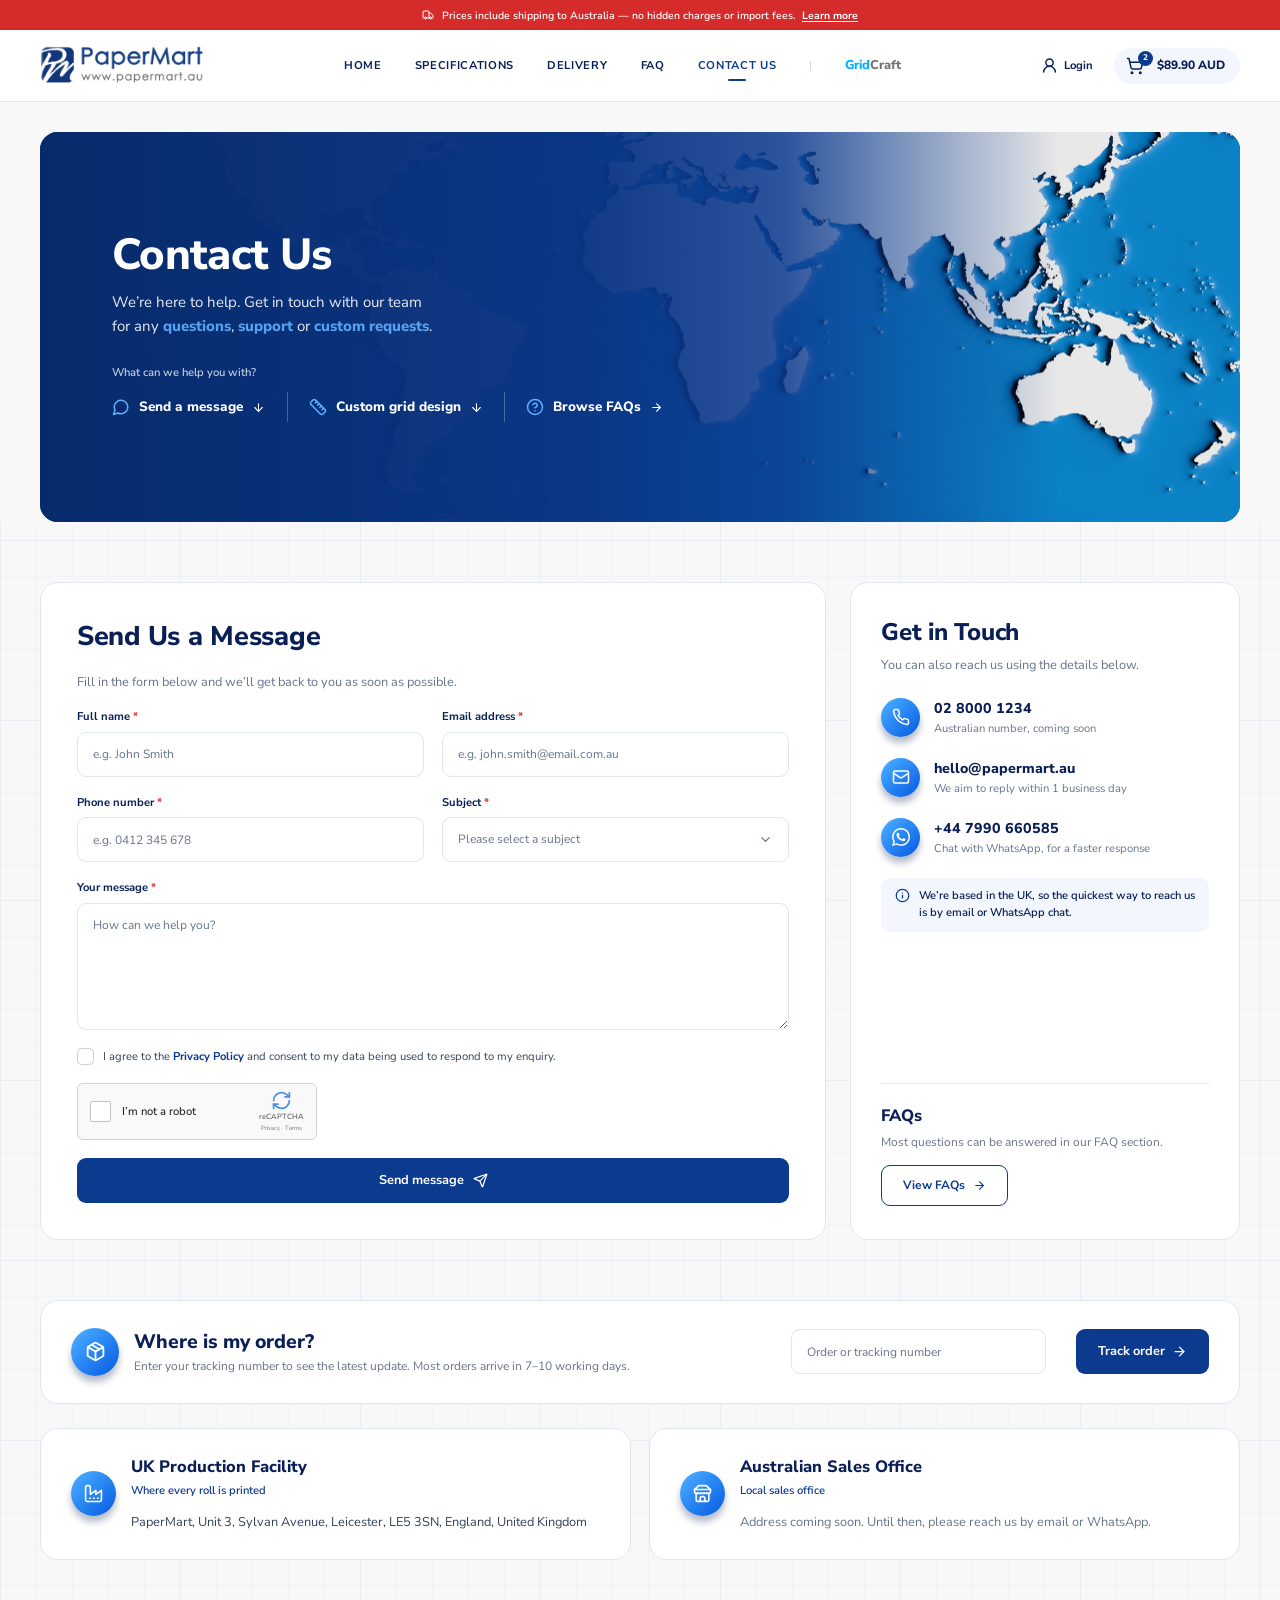
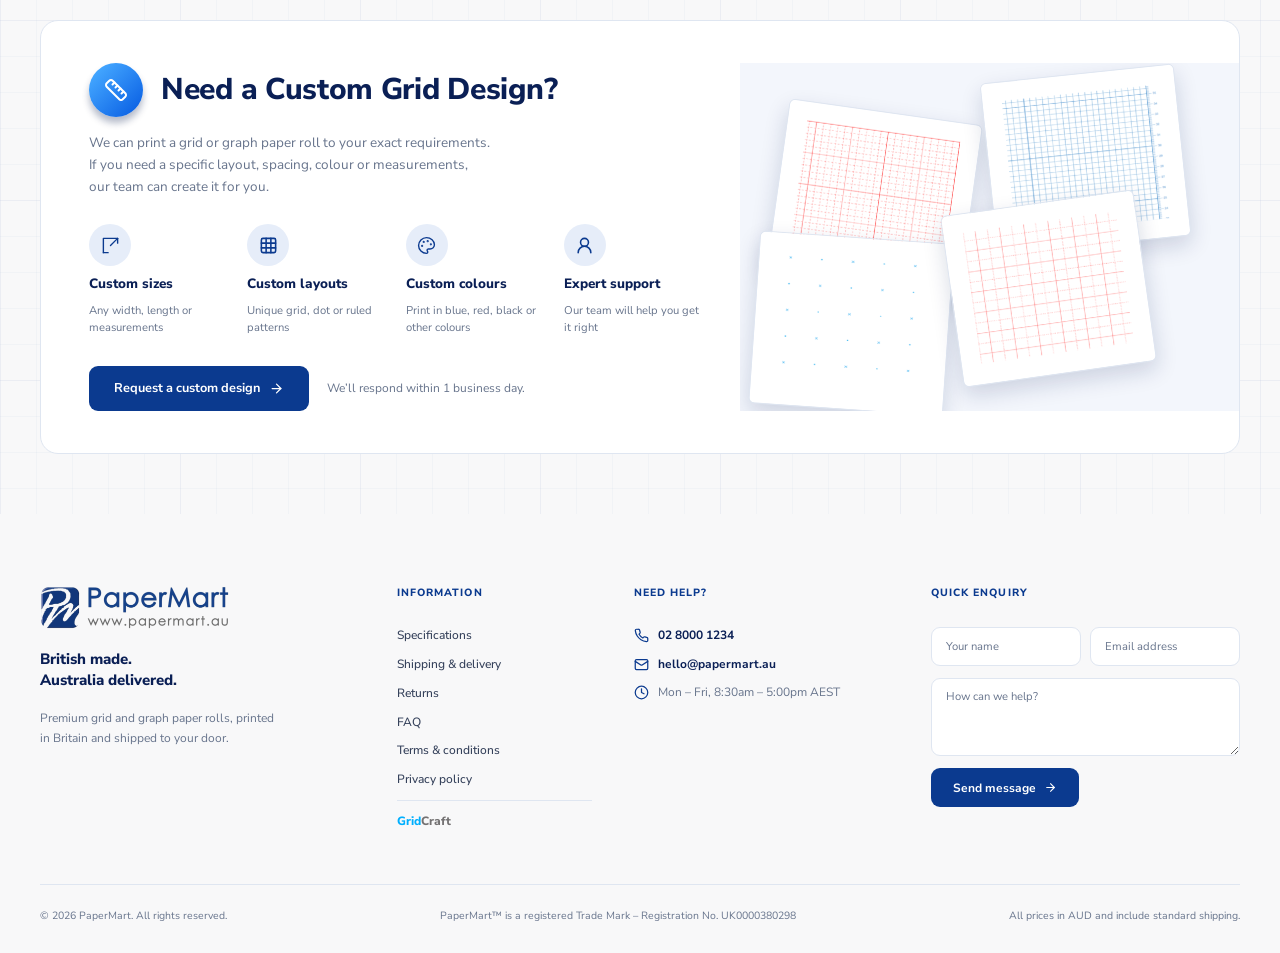
<file: contact.html>
<!DOCTYPE html>
<html lang="en">
<head>
  <meta charset="UTF-8">
  <meta name="viewport" content="width=device-width, initial-scale=1">
  <title>Contact Us | PaperMart</title>
  <meta name="description" content="Get in touch with PaperMart for questions, support or custom grid paper requests. Email, WhatsApp or send us a message.">

  <link rel="preload" href="assets/fonts/nunito-sans-800.woff2" as="font" type="font/woff2" crossorigin>
  <link rel="preload" href="assets/fonts/nunito-sans-400.woff2" as="font" type="font/woff2" crossorigin>
  <link rel="preload" href="assets/images/contact-banner.jpg" as="image">

  <link rel="stylesheet" href="css/normalize.css">
  <link rel="stylesheet" href="css/vendor/lenis.css">
  <link rel="stylesheet" href="css/style.css">
  <link rel="stylesheet" href="css/media.css">
</head>
<body>

  <!-- ============ INFO BAR ============ -->
  <div class="info-bar" data-info-bar>
    <div class="info-bar__inner container">
      <span class="icon icon--truck info-bar__icon" aria-hidden="true"></span>
      <p class="info-bar__text">Prices include shipping to Australia — no hidden charges or import fees.</p>
      <a class="info-bar__link" href="delivery.html">Learn more</a>
    </div>
  </div>

  <!-- ============ HEADER ============ -->
  <header class="header">
    <div class="header__inner container">
      <a class="header__logo" href="index.html" aria-label="PaperMart home">
        <img src="assets/images/logo-papermart.png" alt="PaperMart, www.papermart.au" width="219" height="52">
      </a>

      <nav class="nav" id="site-nav" aria-label="Main navigation" data-nav>
        <ul class="nav__list">
          <li class="nav__home"><a class="nav__link" href="index.html">Home</a></li>
          <li><a class="nav__link" href="specifications.html">Specifications</a></li>
          <li><a class="nav__link" href="delivery.html">Delivery</a></li>
          <li><a class="nav__link" href="faq.html">FAQ</a></li>
          <li><a class="nav__link" href="contact.html" aria-current="page">Contact us</a></li>
          <li class="nav__sep" aria-hidden="true">|</li>
          <li><a class="nav__link nav__link--gridcraft" href="gridcraft.html"><span><span class="nav__gridcraft-grid">Grid</span>Craft</span></a></li>
        </ul>
        <div class="nav__extra">
          <div class="nav__account">
            <a class="nav__login" href="account.html"><span class="icon icon--user" aria-hidden="true"></span>Login</a>
            <a class="cart nav__cart" href="cart.html" data-cart aria-label="Shopping cart">
              <span class="cart__icon">
                <span class="icon icon--cart" aria-hidden="true"></span>
                <span class="cart__badge" data-cart-count>2</span>
              </span>
              <span class="cart__total" data-cart-total>$89.90 AUD</span>
            </a>
          </div>
          <div class="nav__help">
            <p class="nav__help-title">Need help?</p>
            <ul class="nav__contacts">
              <li><span class="icon icon--whatsapp" aria-hidden="true"></span><a href="https://wa.me/447990660585" target="_blank" rel="noopener">+44 7990 660585 (WhatsApp)</a></li>
              <li><span class="icon icon--phone" aria-hidden="true"></span><a href="tel:+61280001234">02 8000 1234</a></li>
              <li><span class="icon icon--mail" aria-hidden="true"></span><a href="mailto:hello@papermart.au">hello@papermart.au</a></li>
              <li class="nav__hours"><span class="icon icon--clock" aria-hidden="true"></span>Mon – Fri, 8:30am – 5:00pm AEST</li>
            </ul>
          </div>
        </div>
      </nav>

      <div class="header__actions">
        <a class="header__login" href="account.html">
          <span class="icon icon--user" aria-hidden="true"></span>
          Login
        </a>
        <a class="cart" href="cart.html" data-cart aria-label="Shopping cart">
          <span class="cart__icon">
            <span class="icon icon--cart" aria-hidden="true"></span>
            <span class="cart__badge" data-cart-count>2</span>
          </span>
          <span class="cart__total" data-cart-total>$89.90 AUD</span>
        </a>
        <button class="header__menu" type="button" aria-label="Open menu" aria-expanded="false" aria-controls="site-nav" data-menu-toggle>
          <span class="icon icon--menu" aria-hidden="true"></span>
        </button>
      </div>
    </div>
  </header>

  <main>

    <!-- ============ CONTACT HERO ============ -->
    <section class="page-hero contact-hero" aria-labelledby="contact-title">
      <div class="page-hero__banner container">
        <img class="page-hero__image contact-hero__image" src="assets/images/contact-banner.jpg" alt="" width="2400" height="1159">
        <div class="page-hero__content">
          <h1 class="contact-hero__title" id="contact-title">Contact Us</h1>
          <p class="contact-hero__text">We’re here to help. Get in touch with our team <br>for any <strong>questions</strong>, <strong>support</strong> or <strong>custom requests</strong>.</p>
          <div class="contact-hero__topics">
            <p class="contact-hero__label">What can we help you with?</p>
            <ul class="contact-hero__links">
              <li>
                <a class="contact-hero__link" href="#contact-form">
                  <span class="icon icon--message-circle contact-hero__link-icon" aria-hidden="true"></span>
                  Send a message
                  <span class="icon icon--arrow-down contact-hero__link-arrow" aria-hidden="true"></span>
                </a>
              </li>
              <li>
                <a class="contact-hero__link" href="#custom-grid">
                  <span class="icon icon--ruler contact-hero__link-icon" aria-hidden="true"></span>
                  Custom grid design
                  <span class="icon icon--arrow-down contact-hero__link-arrow" aria-hidden="true"></span>
                </a>
              </li>
              <li>
                <a class="contact-hero__link" href="faq.html">
                  <span class="icon icon--help-circle contact-hero__link-icon" aria-hidden="true"></span>
                  Browse FAQs
                  <span class="icon icon--arrow-right contact-hero__link-arrow" aria-hidden="true"></span>
                </a>
              </li>
            </ul>
          </div>
        </div>
      </div>
    </section>

    <!-- Blueprint grid: from below the banner down to the footer -->
    <div class="page-grid">

    <!-- ============ CONTACT MAIN: FORM + GET IN TOUCH ============ -->
    <section class="contact-main" aria-label="Contact options">
      <div class="contact-main__inner container">

        <form class="contact-form" id="contact-form" data-contact-form novalidate aria-labelledby="contact-form-title">
          <h2 class="contact-form__title" id="contact-form-title">Send Us a Message</h2>
          <p class="contact-form__intro">Fill in the form below and we’ll get back to you as soon as possible.</p>

          <div class="contact-form__row">
            <div class="field">
              <label class="field__label" for="cf-name">Full name <span class="field__required" aria-hidden="true">*</span></label>
              <input class="field__input field__input--lg" id="cf-name" name="name" type="text" placeholder="e.g. John Smith" autocomplete="name" required>
              <span class="field__error" data-error-for="name"></span>
            </div>
            <div class="field">
              <label class="field__label" for="cf-email">Email address <span class="field__required" aria-hidden="true">*</span></label>
              <input class="field__input field__input--lg" id="cf-email" name="email" type="email" placeholder="e.g. john.smith@email.com.au" autocomplete="email" required>
              <span class="field__error" data-error-for="email"></span>
            </div>
          </div>

          <div class="contact-form__row">
            <div class="field">
              <label class="field__label" for="cf-phone">Phone number <span class="field__required" aria-hidden="true">*</span></label>
              <input class="field__input field__input--lg" id="cf-phone" name="phone" type="tel" placeholder="e.g. 0412 345 678" autocomplete="tel" required>
              <span class="field__error" data-error-for="phone"></span>
            </div>
            <div class="field field--select">
              <label class="field__label" for="cf-subject">Subject <span class="field__required" aria-hidden="true">*</span></label>
              <select class="field__input field__input--lg field__select" id="cf-subject" name="subject" required>
                <option value="" disabled selected>Please select a subject</option>
                <option value="general">General enquiry</option>
                <option value="product">Product enquiry</option>
                <option value="order">Order enquiry</option>
                <option value="shipping">Shipping &amp; delivery</option>
                <option value="custom-grid">Custom grid design</option>
                <option value="returns">Returns</option>
                <option value="other">Other</option>
              </select>
              <span class="icon icon--chevron-down field__chevron" aria-hidden="true"></span>
              <span class="field__error" data-error-for="subject"></span>
            </div>
          </div>

          <div class="field">
            <label class="field__label" for="cf-message">Your message <span class="field__required" aria-hidden="true">*</span></label>
            <textarea class="field__input field__input--lg field__input--textarea contact-form__message" id="cf-message" name="message" placeholder="How can we help you?" required></textarea>
            <span class="field__error" data-error-for="message"></span>
          </div>

          <div class="field">
            <label class="checkbox contact-form__consent">
              <input class="checkbox__input" type="checkbox" name="consent" value="yes" required>
              <span class="checkbox__box"></span>
              <span class="checkbox__label">I agree to the <a class="contact-form__link" href="privacy.html">Privacy Policy</a> and consent to my data being used to respond to my enquiry.</span>
            </label>
            <span class="field__error" data-error-for="consent"></span>
          </div>

          <!-- reCAPTCHA: replace this placeholder with the real Google reCAPTCHA widget
               (e.g. <div class="g-recaptcha" data-sitekey="…">) once the site key is configured. -->
          <div class="contact-form__recaptcha" role="img" aria-label="reCAPTCHA placeholder, verification will be added later">
            <span class="contact-form__recaptcha-check">
              <span class="contact-form__recaptcha-box"></span>
              I’m not a robot
            </span>
            <span class="contact-form__recaptcha-brand">
              <span class="icon icon--refresh contact-form__recaptcha-logo"></span>
              <span class="contact-form__recaptcha-name">reCAPTCHA</span>
              <span class="contact-form__recaptcha-terms">Privacy · Terms</span>
            </span>
          </div>

          <button class="btn btn--primary btn--lg contact-form__submit" type="submit">
            Send message
            <span class="icon icon--send" aria-hidden="true"></span>
          </button>
          <p class="contact-form__success" data-contact-success role="status" hidden>Thank you! Your message has been sent. We’ll get back to you within 1&nbsp;business day.</p>
        </form>

        <aside class="contact-info" aria-labelledby="contact-info-title">
          <h2 class="contact-info__title" id="contact-info-title">Get in Touch</h2>
          <p class="contact-info__intro">You can also reach us using the details below.</p>

          <ul class="contact-info__list">
            <li>
              <a class="contact-method" href="tel:+61280001234">
                <span class="icon-circle contact-method__icon"><span class="icon icon--phone" aria-hidden="true"></span></span>
                <span class="contact-method__text">
                  <span class="contact-method__value">02 8000 1234</span>
                  <span class="contact-method__desc">Australian number, coming soon</span>
                </span>
              </a>
            </li>
            <li>
              <a class="contact-method" href="mailto:hello@papermart.au">
                <span class="icon-circle contact-method__icon"><span class="icon icon--mail" aria-hidden="true"></span></span>
                <span class="contact-method__text">
                  <span class="contact-method__value">hello@papermart.au</span>
                  <span class="contact-method__desc">We aim to reply within 1 business day</span>
                </span>
              </a>
            </li>
            <li>
              <a class="contact-method" href="https://wa.me/447990660585" target="_blank" rel="noopener">
                <span class="icon-circle contact-method__icon"><span class="icon icon--whatsapp" aria-hidden="true"></span></span>
                <span class="contact-method__text">
                  <span class="contact-method__value">+44 7990 660585</span>
                  <span class="contact-method__desc">Chat with WhatsApp, for a faster response</span>
                </span>
              </a>
            </li>
          </ul>

          <p class="contact-info__note">
            <span class="icon icon--info" aria-hidden="true"></span>
            We’re based in the UK, so the quickest way to reach us is by email or WhatsApp chat.
          </p>

          <div class="contact-info__faq">
            <h3 class="contact-info__faq-title">FAQs</h3>
            <p class="contact-info__faq-text">Most questions can be answered in our FAQ section.</p>
            <a class="btn btn--outline contact-info__faq-btn" href="faq.html">View FAQs<span class="icon icon--arrow-right" aria-hidden="true"></span></a>
          </div>
        </aside>

      </div>
    </section>

    <!-- ============ ORDER TRACKING + LOCATIONS ============ -->
    <section class="contact-extra" aria-label="Orders and locations">
      <div class="container">

        <div class="order-tracking">
          <div class="order-tracking__head">
            <span class="icon-circle order-tracking__icon"><span class="icon icon--package" aria-hidden="true"></span></span>
            <div class="order-tracking__text">
              <h2 class="order-tracking__title">Where is my order?</h2>
              <p class="order-tracking__desc">Enter your tracking number to see the latest update. Most orders arrive in 7–10 working days.</p>
            </div>
          </div>
          <form class="order-tracking__form" data-tracking-form novalidate>
            <label class="visually-hidden" for="tracking-number">Order or tracking number</label>
            <input class="field__input field__input--lg order-tracking__input" id="tracking-number" name="tracking" type="text" placeholder="Order or tracking number" autocomplete="off" required>
            <button class="btn btn--primary btn--lg order-tracking__btn" type="submit">
              Track order
              <span class="icon icon--arrow-right" aria-hidden="true"></span>
            </button>
          </form>
          <p class="order-tracking__status" data-tracking-status role="status" aria-live="polite" hidden></p>
        </div>

        <ul class="locations">
          <li class="location-card">
            <span class="icon-circle location-card__icon"><span class="icon icon--factory" aria-hidden="true"></span></span>
            <div class="location-card__content">
              <h3 class="location-card__title">UK Production Facility</h3>
              <p class="location-card__subtitle">Where every roll is printed</p>
              <address class="location-card__text">PaperMart, Unit 3, Sylvan Avenue, Leicester, LE5 3SN, England, United Kingdom</address>
            </div>
          </li>
          <li class="location-card">
            <span class="icon-circle location-card__icon"><span class="icon icon--store" aria-hidden="true"></span></span>
            <div class="location-card__content">
              <h3 class="location-card__title">Australian Sales Office</h3>
              <p class="location-card__subtitle">Local sales office</p>
              <p class="location-card__text location-card__text--muted">Address coming soon. Until then, please reach us by email or WhatsApp.</p>
            </div>
          </li>
        </ul>

      </div>
    </section>

    <!-- ============ CUSTOM GRID DESIGN ============ -->
    <section class="custom-grid-cta" id="custom-grid" aria-labelledby="custom-grid-title">
      <div class="container">
        <div class="custom-grid-cta__panel">
          <div class="custom-grid-cta__content">
            <div class="custom-grid-cta__head">
              <span class="icon-circle custom-grid-cta__icon"><span class="icon icon--ruler" aria-hidden="true"></span></span>
              <h2 class="custom-grid-cta__title" id="custom-grid-title">Need a Custom Grid Design?</h2>
            </div>
            <p class="custom-grid-cta__text">We can print a grid or graph paper roll to your exact requirements. <br>If you need a specific layout, spacing, colour or measurements, <br>our team can create it for you.</p>

            <ul class="custom-grid-cta__features">
              <li class="feature">
                <span class="feature__icon"><span class="icon icon--resize" aria-hidden="true"></span></span>
                <h3 class="feature__title">Custom sizes</h3>
                <p class="feature__text">Any width, length or measurements</p>
              </li>
              <li class="feature">
                <span class="feature__icon"><span class="icon icon--grid" aria-hidden="true"></span></span>
                <h3 class="feature__title">Custom layouts</h3>
                <p class="feature__text">Unique grid, dot or ruled patterns</p>
              </li>
              <li class="feature">
                <span class="feature__icon"><span class="icon icon--palette" aria-hidden="true"></span></span>
                <h3 class="feature__title">Custom colours</h3>
                <p class="feature__text">Print in blue, red, black or other colours</p>
              </li>
              <li class="feature">
                <span class="feature__icon"><span class="icon icon--user" aria-hidden="true"></span></span>
                <h3 class="feature__title">Expert support</h3>
                <p class="feature__text">Our team will help you get it right</p>
              </li>
            </ul>

            <div class="custom-grid-cta__actions">
              <a class="btn btn--primary btn--lg custom-grid-cta__btn" href="#contact-form" data-subject="custom-grid">
                Request a custom design
                <span class="icon icon--arrow-right" aria-hidden="true"></span>
              </a>
              <p class="custom-grid-cta__note">We’ll respond within 1 business day.</p>
            </div>
          </div>

          <div class="custom-grid-cta__collage" role="img" aria-label="Examples of grid and graph paper designs we print">
            <img class="custom-grid-cta__sheet custom-grid-cta__sheet--1" src="assets/images/grid-1mm-5mm-10mm.png" alt="" width="1176" height="1020" loading="lazy">
            <img class="custom-grid-cta__sheet custom-grid-cta__sheet--2" src="assets/images/grid-5mm-50mm-ruler.png" alt="" width="1176" height="1020" loading="lazy">
            <img class="custom-grid-cta__sheet custom-grid-cta__sheet--3" src="assets/images/spot-cross-1in.png" alt="" width="1176" height="1020" loading="lazy">
            <img class="custom-grid-cta__sheet custom-grid-cta__sheet--4" src="assets/images/grid-5mm-10mm-red.png" alt="" width="1176" height="1020" loading="lazy">
          </div>
        </div>
      </div>
    </section>

    </div>
  </main>

  <!-- ============ FOOTER ============ -->
  <footer class="footer">
    <div class="container">
      <div class="footer__top">
        <div class="footer__brand">
          <a href="index.html" aria-label="PaperMart home">
            <img class="footer__logo" src="assets/images/logo-papermart.png" alt="PaperMart, www.papermart.au" width="253" height="60" loading="lazy">
          </a>
          <p class="footer__tagline">British made.<br>Australia delivered.</p>
          <p class="footer__about">Premium grid and&nbsp;graph paper rolls, printed in&nbsp;Britain and&nbsp;shipped to&nbsp;your door.</p>
        </div>

        <nav class="footer__col" aria-labelledby="footer-info">
          <h3 class="footer__heading" id="footer-info">Information</h3>
          <ul class="footer__links">
            <li><a href="specifications.html">Specifications</a></li>
            <li><a href="delivery.html">Shipping &amp; delivery</a></li>
            <li><a href="returns.html">Returns</a></li>
            <li><a href="faq.html">FAQ</a></li>
            <li><a href="terms.html">Terms &amp; conditions</a></li>
            <li><a href="privacy.html">Privacy policy</a></li>
            <li class="footer__links-gridcraft"><a class="footer__gridcraft" href="gridcraft.html"><span class="nav__gridcraft-grid">Grid</span>Craft</a></li>
          </ul>
        </nav>

        <div class="footer__col footer__col--help">
          <h3 class="footer__heading">Need help?</h3>
          <ul class="footer__contacts">
            <li><span class="icon icon--phone" aria-hidden="true"></span><a href="tel:+61280001234">02 8000 1234</a></li>
            <li><span class="icon icon--mail" aria-hidden="true"></span><a href="mailto:hello@papermart.au">hello@papermart.au</a></li>
            <li class="footer__hours"><span class="icon icon--clock" aria-hidden="true"></span>Mon – Fri, 8:30am – 5:00pm AEST</li>
          </ul>
        </div>

        <form class="enquiry" data-enquiry-form novalidate>
          <h3 class="footer__heading">Quick enquiry</h3>
          <div class="enquiry__row">
            <div class="field">
              <label class="visually-hidden" for="enq-name">Your name</label>
              <input class="field__input" id="enq-name" name="name" type="text" placeholder="Your name" autocomplete="name" required>
              <span class="field__error" data-error-for="name"></span>
            </div>
            <div class="field">
              <label class="visually-hidden" for="enq-email">Email address</label>
              <input class="field__input" id="enq-email" name="email" type="email" placeholder="Email address" autocomplete="email" required>
              <span class="field__error" data-error-for="email"></span>
            </div>
          </div>
          <div class="field">
            <label class="visually-hidden" for="enq-message">How can we help?</label>
            <textarea class="field__input field__input--textarea" id="enq-message" name="message" placeholder="How can we help?" required></textarea>
            <span class="field__error" data-error-for="message"></span>
          </div>
          <button class="btn btn--primary btn--md" type="submit">
            Send message
            <span class="icon icon--arrow-right" aria-hidden="true"></span>
          </button>
          <p class="enquiry__success" data-enquiry-success role="status" hidden>Thank you! Your message has been sent. We’ll get back to you within 1&nbsp;business day.</p>
        </form>
      </div>

      <div class="footer__bottom">
        <p>© 2026 PaperMart. All rights reserved.</p>
        <p>PaperMart™ is a registered Trade Mark – Registration No. UK0000380298</p>
        <p>All prices in AUD and include standard shipping.</p>
      </div>
    </div>
  </footer>

  <script src="js/vendor/lenis.min.js" defer></script>
  <script src="js/main.js" defer></script>
</body>
</html>
</file>
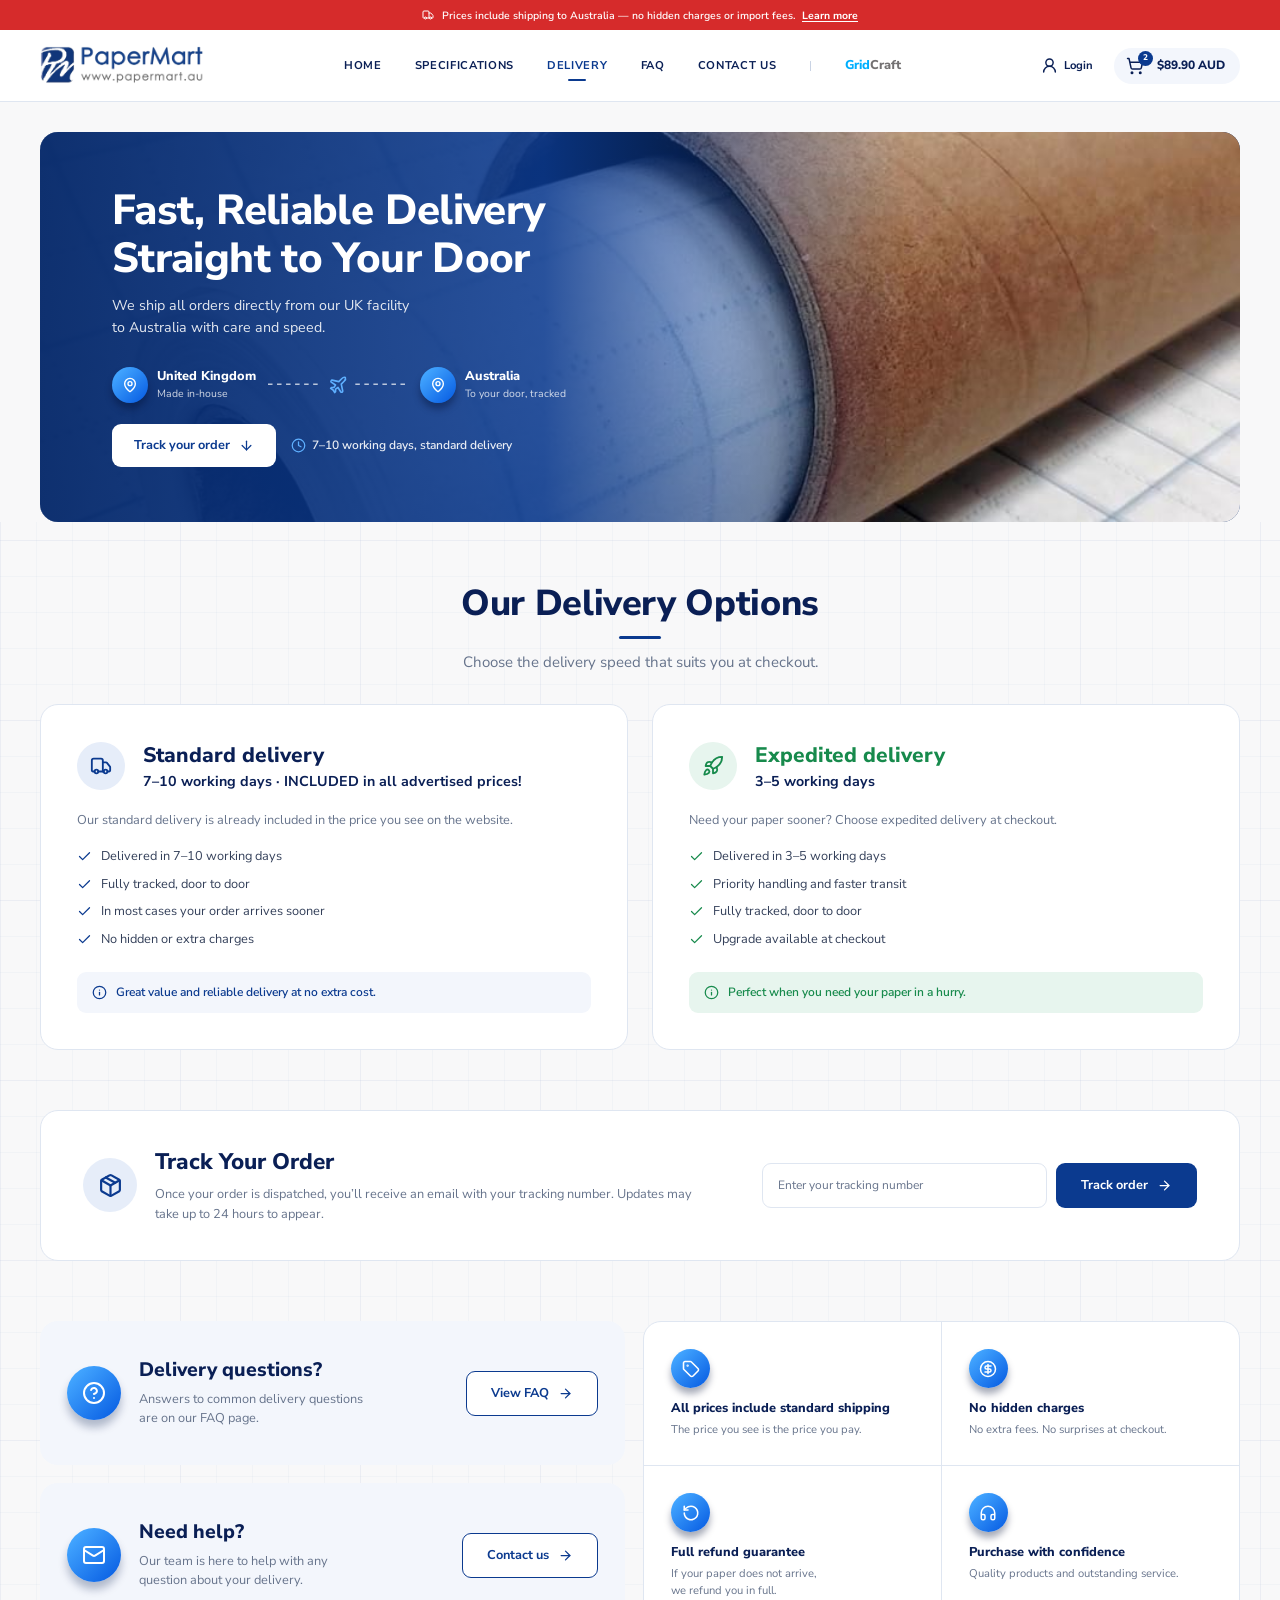
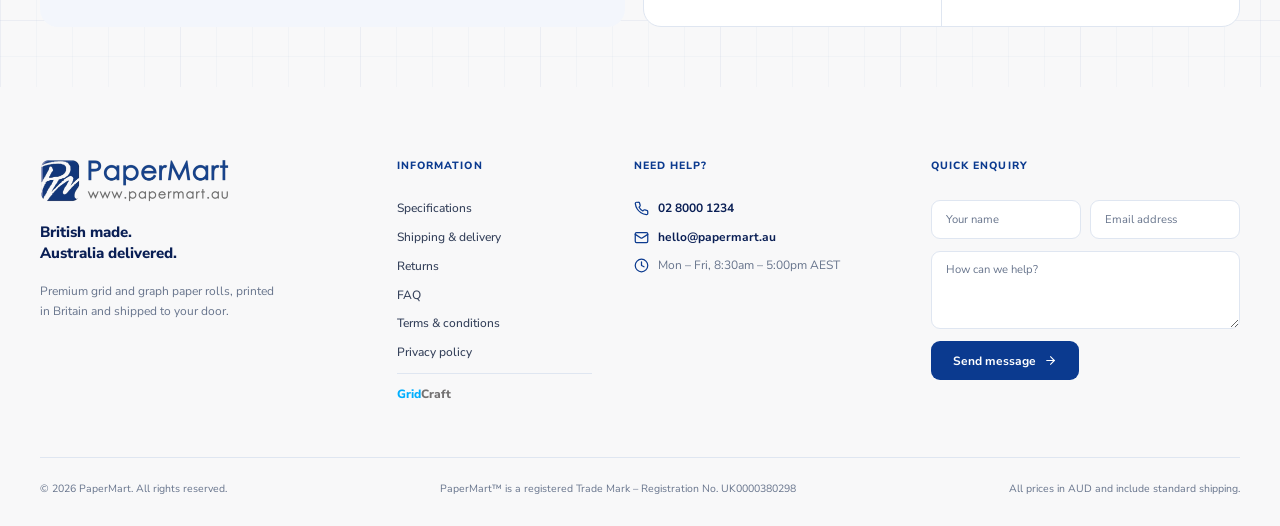
<file: delivery.html>
<!DOCTYPE html>
<html lang="en">
<head>
  <meta charset="UTF-8">
  <meta name="viewport" content="width=device-width, initial-scale=1">
  <title>Delivery | PaperMart</title>
  <meta name="description" content="Standard delivery to Australia in 7–10 working days is included in every PaperMart price. Expedited 3–5 day delivery available. Track your order.">

  <link rel="preload" href="assets/fonts/nunito-sans-800.woff2" as="font" type="font/woff2" crossorigin>
  <link rel="preload" href="assets/fonts/nunito-sans-400.woff2" as="font" type="font/woff2" crossorigin>
  <link rel="preload" href="assets/images/delivery-banner.jpg" as="image">

  <link rel="stylesheet" href="css/normalize.css">
  <link rel="stylesheet" href="css/vendor/lenis.css">
  <link rel="stylesheet" href="css/style.css">
  <link rel="stylesheet" href="css/media.css">
</head>
<body>

  <!-- ============ INFO BAR ============ -->
  <div class="info-bar" data-info-bar>
    <div class="info-bar__inner container">
      <span class="icon icon--truck info-bar__icon" aria-hidden="true"></span>
      <p class="info-bar__text">Prices include shipping to Australia — no hidden charges or import fees.</p>
      <a class="info-bar__link" href="delivery.html">Learn more</a>
    </div>
  </div>

  <!-- ============ HEADER ============ -->
  <header class="header">
    <div class="header__inner container">
      <a class="header__logo" href="index.html" aria-label="PaperMart home">
        <img src="assets/images/logo-papermart.png" alt="PaperMart, www.papermart.au" width="219" height="52">
      </a>

      <nav class="nav" id="site-nav" aria-label="Main navigation" data-nav>
        <ul class="nav__list">
          <li class="nav__home"><a class="nav__link" href="index.html">Home</a></li>
          <li><a class="nav__link" href="specifications.html">Specifications</a></li>
          <li><a class="nav__link" href="delivery.html" aria-current="page">Delivery</a></li>
          <li><a class="nav__link" href="faq.html">FAQ</a></li>
          <li><a class="nav__link" href="contact.html">Contact us</a></li>
          <li class="nav__sep" aria-hidden="true">|</li>
          <li><a class="nav__link nav__link--gridcraft" href="gridcraft.html"><span><span class="nav__gridcraft-grid">Grid</span>Craft</span></a></li>
        </ul>
        <div class="nav__extra">
          <div class="nav__account">
            <a class="nav__login" href="account.html"><span class="icon icon--user" aria-hidden="true"></span>Login</a>
            <a class="cart nav__cart" href="cart.html" data-cart aria-label="Shopping cart">
              <span class="cart__icon">
                <span class="icon icon--cart" aria-hidden="true"></span>
                <span class="cart__badge" data-cart-count>2</span>
              </span>
              <span class="cart__total" data-cart-total>$89.90 AUD</span>
            </a>
          </div>
          <div class="nav__help">
            <p class="nav__help-title">Need help?</p>
            <ul class="nav__contacts">
              <li><span class="icon icon--whatsapp" aria-hidden="true"></span><a href="https://wa.me/447990660585" target="_blank" rel="noopener">+44 7990 660585 (WhatsApp)</a></li>
              <li><span class="icon icon--phone" aria-hidden="true"></span><a href="tel:+61280001234">02 8000 1234</a></li>
              <li><span class="icon icon--mail" aria-hidden="true"></span><a href="mailto:hello@papermart.au">hello@papermart.au</a></li>
              <li class="nav__hours"><span class="icon icon--clock" aria-hidden="true"></span>Mon – Fri, 8:30am – 5:00pm AEST</li>
            </ul>
          </div>
        </div>
      </nav>

      <div class="header__actions">
        <a class="header__login" href="account.html">
          <span class="icon icon--user" aria-hidden="true"></span>
          Login
        </a>
        <a class="cart" href="cart.html" data-cart aria-label="Shopping cart">
          <span class="cart__icon">
            <span class="icon icon--cart" aria-hidden="true"></span>
            <span class="cart__badge" data-cart-count>2</span>
          </span>
          <span class="cart__total" data-cart-total>$89.90 AUD</span>
        </a>
        <button class="header__menu" type="button" aria-label="Open menu" aria-expanded="false" aria-controls="site-nav" data-menu-toggle>
          <span class="icon icon--menu" aria-hidden="true"></span>
        </button>
      </div>
    </div>
  </header>

  <main>

    <!-- ============ DELIVERY HERO ============ -->
    <section class="page-hero delivery-hero" aria-labelledby="delivery-title">
      <div class="page-hero__banner container">
        <img class="page-hero__image delivery-hero__image" src="assets/images/delivery-banner.jpg" alt="" width="1000" height="690">
        <div class="page-hero__content">
          <h1 class="delivery-hero__title" id="delivery-title">Fast, Reliable Delivery <br>Straight to Your Door</h1>
          <p class="delivery-hero__text">We ship all orders directly from our UK facility <br>to Australia with care and speed.</p>

          <div class="delivery-route" role="img" aria-label="Shipped from the United Kingdom to Australia">
            <div class="delivery-route__place">
              <span class="icon-circle delivery-route__icon"><span class="icon icon--map-pin"></span></span>
              <span class="delivery-route__text">
                <span class="delivery-route__name">United Kingdom</span>
                <span class="delivery-route__desc">Made in-house</span>
              </span>
            </div>
            <img class="delivery-route__line" src="assets/icons/route.svg" alt="" width="186" height="26">
            <div class="delivery-route__place">
              <span class="icon-circle delivery-route__icon"><span class="icon icon--map-pin"></span></span>
              <span class="delivery-route__text">
                <span class="delivery-route__name">Australia</span>
                <span class="delivery-route__desc">To your door, tracked</span>
              </span>
            </div>
          </div>

          <div class="delivery-hero__actions">
            <a class="btn btn--white btn--xl" href="#track-order">
              Track your order
              <span class="icon icon--arrow-down" aria-hidden="true"></span>
            </a>
            <p class="delivery-hero__time"><span class="icon icon--clock" aria-hidden="true"></span>7–10 working days, standard delivery</p>
          </div>
        </div>
      </div>
    </section>

    <!-- Blueprint grid: from below the banner down to the footer -->
    <div class="page-grid">

    <!-- ============ DELIVERY OPTIONS ============ -->
    <section class="delivery-options" aria-labelledby="delivery-options-title">
      <div class="container">
        <header class="section-title section-title--md">
          <h2 class="section-title__heading" id="delivery-options-title">Our Delivery Options</h2>
          <p class="section-title__text">Choose the delivery speed that suits you at checkout.</p>
        </header>

        <div class="delivery-options__grid">
          <article class="delivery-plan delivery-plan--standard">
            <div class="delivery-plan__header">
              <span class="delivery-plan__icon"><span class="icon icon--truck" aria-hidden="true"></span></span>
              <div>
                <h3 class="delivery-plan__title">Standard delivery</h3>
                <p class="delivery-plan__subtitle">7–10 working days · INCLUDED in all advertised prices!</p>
              </div>
            </div>
            <p class="delivery-plan__description">Our standard delivery is already included in the price you see on the website.</p>
            <ul class="check-list check-list--lg delivery-plan__list">
              <li>Delivered in 7–10 working days</li>
              <li>Fully tracked, door to door</li>
              <li>In most cases your order arrives sooner</li>
              <li>No hidden or extra charges</li>
            </ul>
            <p class="delivery-plan__note"><span class="icon icon--info" aria-hidden="true"></span>Great value and reliable delivery at no extra cost.</p>
          </article>
          <article class="delivery-plan delivery-plan--expedited">
            <div class="delivery-plan__header">
              <span class="delivery-plan__icon"><span class="icon icon--rocket" aria-hidden="true"></span></span>
              <div>
                <h3 class="delivery-plan__title">Expedited delivery</h3>
                <p class="delivery-plan__subtitle">3–5 working days</p>
              </div>
            </div>
            <p class="delivery-plan__description">Need your paper sooner? Choose expedited delivery at checkout.</p>
            <ul class="check-list check-list--lg delivery-plan__list">
              <li>Delivered in 3–5 working days</li>
              <li>Priority handling and faster transit</li>
              <li>Fully tracked, door to door</li>
              <li>Upgrade available at checkout</li>
            </ul>
            <p class="delivery-plan__note"><span class="icon icon--info" aria-hidden="true"></span>Perfect when you need your paper in a hurry.</p>
          </article>
        </div>
      </div>
    </section>

    <!-- ============ TRACK YOUR ORDER ============ -->
    <section class="delivery-track" id="track-order" aria-labelledby="track-title">
      <div class="container">
        <div class="order-tracking order-tracking--lg">
          <div class="order-tracking__head">
            <span class="order-tracking__icon order-tracking__icon--soft"><span class="icon icon--package" aria-hidden="true"></span></span>
            <div class="order-tracking__text">
              <h2 class="order-tracking__title" id="track-title">Track Your Order</h2>
              <p class="order-tracking__desc">Once your order is dispatched, you’ll receive an email with your tracking number. Updates may take up to 24 hours to appear.</p>
            </div>
          </div>
          <form class="order-tracking__form" data-tracking-form novalidate>
            <label class="visually-hidden" for="tracking-number">Tracking number</label>
            <input class="field__input field__input--lg order-tracking__input" id="tracking-number" name="tracking" type="text" placeholder="Enter your tracking number" autocomplete="off" required>
            <button class="btn btn--primary btn--lg order-tracking__btn" type="submit">
              Track order
              <span class="icon icon--arrow-right" aria-hidden="true"></span>
            </button>
          </form>
          <p class="order-tracking__status" data-tracking-status role="status" aria-live="polite" hidden></p>
        </div>
      </div>
    </section>

    <!-- ============ HELP + GUARANTEES ============ -->
    <section class="delivery-support" aria-label="Help and guarantees">
      <div class="delivery-support__inner container">
        <div class="delivery-support__cards">
          <div class="support-card">
            <span class="icon-circle support-card__icon"><span class="icon icon--help-circle" aria-hidden="true"></span></span>
            <div class="support-card__text">
              <h3 class="support-card__title">Delivery questions?</h3>
              <p class="support-card__desc">Answers to common delivery questions <br>are on our FAQ page.</p>
            </div>
            <a class="btn btn--outline btn--lg support-card__btn" href="faq.html">View FAQ<span class="icon icon--arrow-right" aria-hidden="true"></span></a>
          </div>
          <div class="support-card">
            <span class="icon-circle support-card__icon"><span class="icon icon--mail" aria-hidden="true"></span></span>
            <div class="support-card__text">
              <h3 class="support-card__title">Need help?</h3>
              <p class="support-card__desc">Our team is here to help with any <br>question about your delivery.</p>
            </div>
            <a class="btn btn--outline btn--lg support-card__btn" href="contact.html">Contact us<span class="icon icon--arrow-right" aria-hidden="true"></span></a>
          </div>
        </div>

        <ul class="delivery-trust">
          <li class="delivery-trust__item">
            <span class="icon-circle delivery-trust__icon"><span class="icon icon--tag" aria-hidden="true"></span></span>
            <h3 class="delivery-trust__title">All prices include standard shipping</h3>
            <p class="delivery-trust__text">The price you see is the price you pay.</p>
          </li>
          <li class="delivery-trust__item">
            <span class="icon-circle delivery-trust__icon"><span class="icon icon--dollar" aria-hidden="true"></span></span>
            <h3 class="delivery-trust__title">No hidden charges</h3>
            <p class="delivery-trust__text">No extra fees. No surprises at checkout.</p>
          </li>
          <li class="delivery-trust__item">
            <span class="icon-circle delivery-trust__icon"><span class="icon icon--rotate-ccw" aria-hidden="true"></span></span>
            <h3 class="delivery-trust__title">Full refund guarantee</h3>
            <p class="delivery-trust__text">If your paper does not arrive, <br>we refund you in full.</p>
          </li>
          <li class="delivery-trust__item">
            <span class="icon-circle delivery-trust__icon"><span class="icon icon--headphones" aria-hidden="true"></span></span>
            <h3 class="delivery-trust__title">Purchase with confidence</h3>
            <p class="delivery-trust__text">Quality products and outstanding service.</p>
          </li>
        </ul>
      </div>
    </section>

    </div>
  </main>

  <!-- ============ FOOTER ============ -->
  <footer class="footer">
    <div class="container">
      <div class="footer__top">
        <div class="footer__brand">
          <a href="index.html" aria-label="PaperMart home">
            <img class="footer__logo" src="assets/images/logo-papermart.png" alt="PaperMart, www.papermart.au" width="253" height="60" loading="lazy">
          </a>
          <p class="footer__tagline">British made.<br>Australia delivered.</p>
          <p class="footer__about">Premium grid and&nbsp;graph paper rolls, printed in&nbsp;Britain and&nbsp;shipped to&nbsp;your door.</p>
        </div>

        <nav class="footer__col" aria-labelledby="footer-info">
          <h3 class="footer__heading" id="footer-info">Information</h3>
          <ul class="footer__links">
            <li><a href="specifications.html">Specifications</a></li>
            <li><a href="delivery.html">Shipping &amp; delivery</a></li>
            <li><a href="returns.html">Returns</a></li>
            <li><a href="faq.html">FAQ</a></li>
            <li><a href="terms.html">Terms &amp; conditions</a></li>
            <li><a href="privacy.html">Privacy policy</a></li>
            <li class="footer__links-gridcraft"><a class="footer__gridcraft" href="gridcraft.html"><span class="nav__gridcraft-grid">Grid</span>Craft</a></li>
          </ul>
        </nav>

        <div class="footer__col footer__col--help">
          <h3 class="footer__heading">Need help?</h3>
          <ul class="footer__contacts">
            <li><span class="icon icon--phone" aria-hidden="true"></span><a href="tel:+61280001234">02 8000 1234</a></li>
            <li><span class="icon icon--mail" aria-hidden="true"></span><a href="mailto:hello@papermart.au">hello@papermart.au</a></li>
            <li class="footer__hours"><span class="icon icon--clock" aria-hidden="true"></span>Mon – Fri, 8:30am – 5:00pm AEST</li>
          </ul>
        </div>

        <form class="enquiry" data-enquiry-form novalidate>
          <h3 class="footer__heading">Quick enquiry</h3>
          <div class="enquiry__row">
            <div class="field">
              <label class="visually-hidden" for="enq-name">Your name</label>
              <input class="field__input" id="enq-name" name="name" type="text" placeholder="Your name" autocomplete="name" required>
              <span class="field__error" data-error-for="name"></span>
            </div>
            <div class="field">
              <label class="visually-hidden" for="enq-email">Email address</label>
              <input class="field__input" id="enq-email" name="email" type="email" placeholder="Email address" autocomplete="email" required>
              <span class="field__error" data-error-for="email"></span>
            </div>
          </div>
          <div class="field">
            <label class="visually-hidden" for="enq-message">How can we help?</label>
            <textarea class="field__input field__input--textarea" id="enq-message" name="message" placeholder="How can we help?" required></textarea>
            <span class="field__error" data-error-for="message"></span>
          </div>
          <button class="btn btn--primary btn--md" type="submit">
            Send message
            <span class="icon icon--arrow-right" aria-hidden="true"></span>
          </button>
          <p class="enquiry__success" data-enquiry-success role="status" hidden>Thank you! Your message has been sent. We’ll get back to you within 1&nbsp;business day.</p>
        </form>
      </div>

      <div class="footer__bottom">
        <p>© 2026 PaperMart. All rights reserved.</p>
        <p>PaperMart™ is a registered Trade Mark – Registration No. UK0000380298</p>
        <p>All prices in AUD and include standard shipping.</p>
      </div>
    </div>
  </footer>

  <script src="js/vendor/lenis.min.js" defer></script>
  <script src="js/main.js" defer></script>
</body>
</html>
</file>
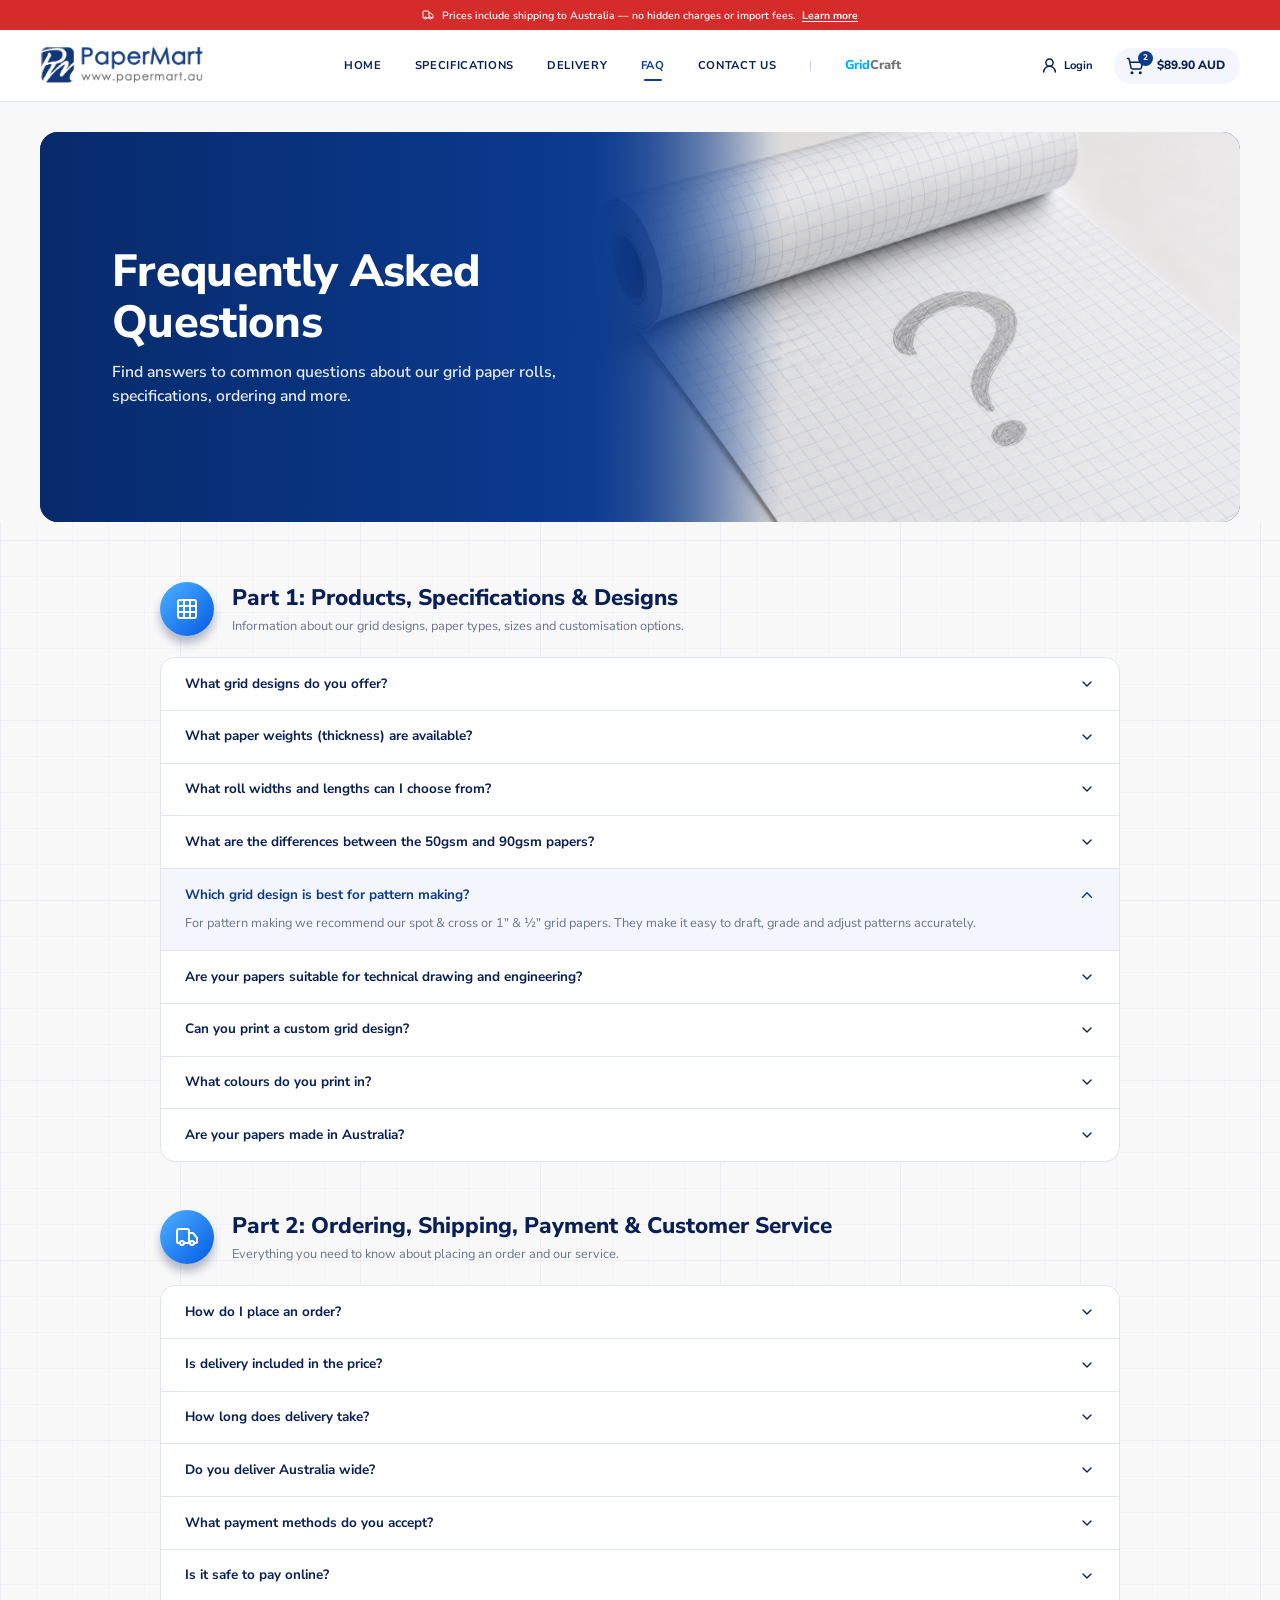
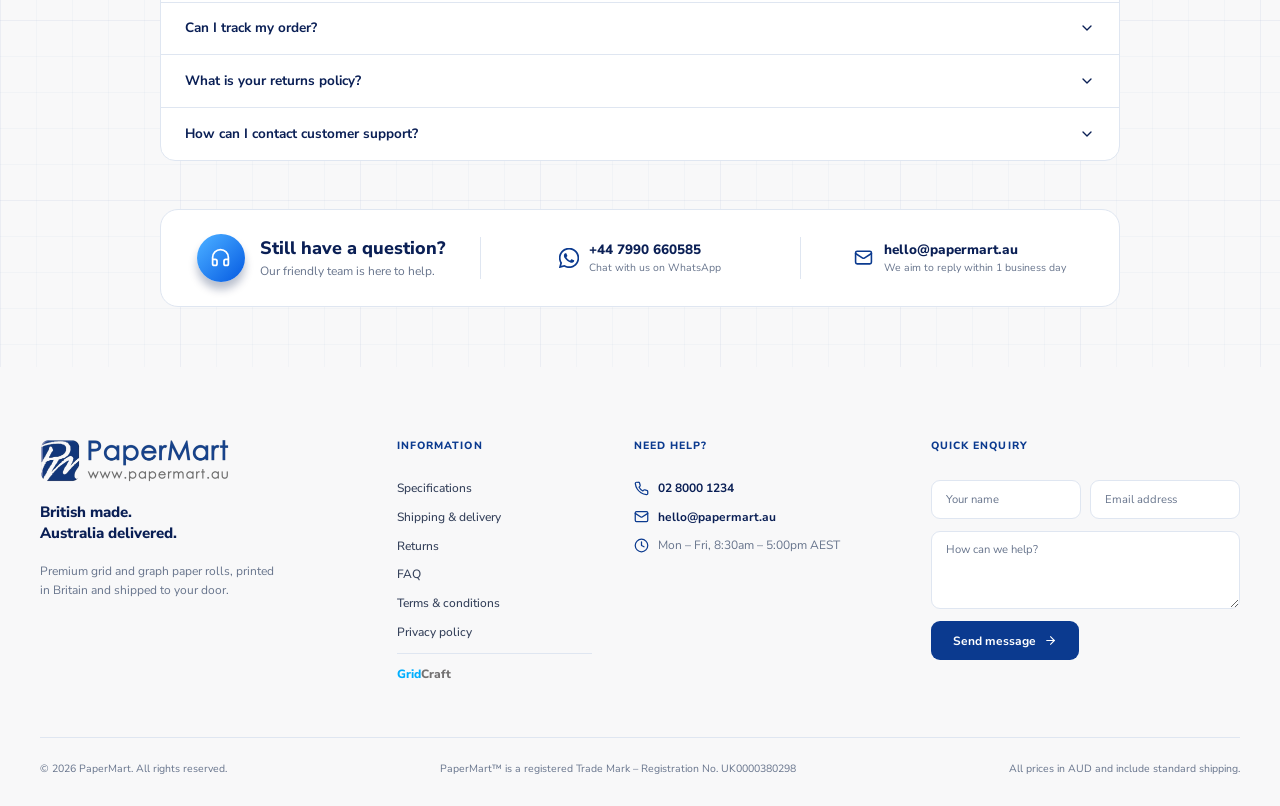
<file: faq.html>
<!DOCTYPE html>
<html lang="en">
<head>
  <meta charset="UTF-8">
  <meta name="viewport" content="width=device-width, initial-scale=1">
  <title>FAQ | PaperMart</title>
  <meta name="description" content="Answers to common questions about PaperMart grid paper rolls, specifications, ordering, shipping to Australia, payment and customer service.">

  <link rel="preload" href="assets/fonts/nunito-sans-800.woff2" as="font" type="font/woff2" crossorigin>
  <link rel="preload" href="assets/fonts/nunito-sans-400.woff2" as="font" type="font/woff2" crossorigin>
  <link rel="preload" href="assets/images/faq-banner.jpg" as="image">

  <link rel="stylesheet" href="css/normalize.css">
  <link rel="stylesheet" href="css/vendor/lenis.css">
  <link rel="stylesheet" href="css/style.css">
  <link rel="stylesheet" href="css/media.css">
</head>
<body>

  <!-- ============ INFO BAR ============ -->
  <div class="info-bar" data-info-bar>
    <div class="info-bar__inner container">
      <span class="icon icon--truck info-bar__icon" aria-hidden="true"></span>
      <p class="info-bar__text">Prices include shipping to Australia — no hidden charges or import fees.</p>
      <a class="info-bar__link" href="delivery.html">Learn more</a>
    </div>
  </div>

  <!-- ============ HEADER ============ -->
  <header class="header">
    <div class="header__inner container">
      <a class="header__logo" href="index.html" aria-label="PaperMart home">
        <img src="assets/images/logo-papermart.png" alt="PaperMart, www.papermart.au" width="219" height="52">
      </a>

      <nav class="nav" id="site-nav" aria-label="Main navigation" data-nav>
        <ul class="nav__list">
          <li class="nav__home"><a class="nav__link" href="index.html">Home</a></li>
          <li><a class="nav__link" href="specifications.html">Specifications</a></li>
          <li><a class="nav__link" href="delivery.html">Delivery</a></li>
          <li><a class="nav__link" href="faq.html" aria-current="page">FAQ</a></li>
          <li><a class="nav__link" href="contact.html">Contact us</a></li>
          <li class="nav__sep" aria-hidden="true">|</li>
          <li><a class="nav__link nav__link--gridcraft" href="gridcraft.html"><span><span class="nav__gridcraft-grid">Grid</span>Craft</span></a></li>
        </ul>
        <div class="nav__extra">
          <div class="nav__account">
            <a class="nav__login" href="account.html"><span class="icon icon--user" aria-hidden="true"></span>Login</a>
            <a class="cart nav__cart" href="cart.html" data-cart aria-label="Shopping cart">
              <span class="cart__icon">
                <span class="icon icon--cart" aria-hidden="true"></span>
                <span class="cart__badge" data-cart-count>2</span>
              </span>
              <span class="cart__total" data-cart-total>$89.90 AUD</span>
            </a>
          </div>
          <div class="nav__help">
            <p class="nav__help-title">Need help?</p>
            <ul class="nav__contacts">
              <li><span class="icon icon--whatsapp" aria-hidden="true"></span><a href="https://wa.me/447990660585" target="_blank" rel="noopener">+44 7990 660585 (WhatsApp)</a></li>
              <li><span class="icon icon--phone" aria-hidden="true"></span><a href="tel:+61280001234">02 8000 1234</a></li>
              <li><span class="icon icon--mail" aria-hidden="true"></span><a href="mailto:hello@papermart.au">hello@papermart.au</a></li>
              <li class="nav__hours"><span class="icon icon--clock" aria-hidden="true"></span>Mon – Fri, 8:30am – 5:00pm AEST</li>
            </ul>
          </div>
        </div>
      </nav>

      <div class="header__actions">
        <a class="header__login" href="account.html">
          <span class="icon icon--user" aria-hidden="true"></span>
          Login
        </a>
        <a class="cart" href="cart.html" data-cart aria-label="Shopping cart">
          <span class="cart__icon">
            <span class="icon icon--cart" aria-hidden="true"></span>
            <span class="cart__badge" data-cart-count>2</span>
          </span>
          <span class="cart__total" data-cart-total>$89.90 AUD</span>
        </a>
        <button class="header__menu" type="button" aria-label="Open menu" aria-expanded="false" aria-controls="site-nav" data-menu-toggle>
          <span class="icon icon--menu" aria-hidden="true"></span>
        </button>
      </div>
    </div>
  </header>

  <main>

    <!-- ============ FAQ HERO ============ -->
    <section class="page-hero faq-hero" aria-labelledby="faq-title">
      <div class="page-hero__banner faq-hero__banner container">
        <img class="page-hero__image faq-hero__image" src="assets/images/faq-banner.jpg" alt="" width="1448" height="1086">
        <div class="page-hero__content">
          <h1 class="faq-hero__title" id="faq-title">Frequently Asked<br>Questions</h1>
          <p class="faq-hero__text">Find answers to common questions about our grid paper rolls, <br>specifications, ordering and more.</p>
        </div>
      </div>
    </section>

    <!-- Blueprint grid: from below the banner down to the footer -->
    <div class="page-grid">

    <!-- ============ FAQ QUESTIONS ============ -->
    <!-- Figma only provides the answer to "Which grid design is best for pattern making?".
         All other answers are draft copy based on existing site content; confirm before launch. -->
    <div class="faq-main">
      <div class="faq-main__inner">

        <section class="faq-section" aria-labelledby="faq-part-1">
          <div class="faq-section__header">
            <span class="icon-circle faq-section__icon"><span class="icon icon--grid" aria-hidden="true"></span></span>
            <div>
              <h2 class="faq-section__title" id="faq-part-1">Part 1: Products, Specifications &amp; Designs</h2>
              <p class="faq-section__subtitle">Information about our grid designs, paper types, sizes and customisation options.</p>
            </div>
          </div>
          <ul class="faq-accordion" data-accordion>
              <li class="faq-item">
                <h3 class="faq-item__heading">
                  <button class="faq-item__trigger" type="button" id="p1-q1" aria-expanded="false" aria-controls="p1-a1">
                    <span class="faq-item__question">What grid designs do you offer?</span>
                    <span class="icon icon--chevron-down faq-item__icon" aria-hidden="true"></span>
                  </button>
                </h3>
                <div class="faq-item__content" id="p1-a1" role="region" aria-labelledby="p1-q1">
                  <p class="faq-item__answer">We offer metric grids (1mm, 5mm, 10mm, 20mm, 50mm and 100mm combinations, some with a printed ruler), imperial 1" &amp; ½" grids, spot &amp; cross papers in 1" and 20mm spacing, and plain pattern drafting paper.</p>
                </div>
              </li>
              <li class="faq-item">
                <h3 class="faq-item__heading">
                  <button class="faq-item__trigger" type="button" id="p1-q2" aria-expanded="false" aria-controls="p1-a2">
                    <span class="faq-item__question">What paper weights (thickness) are available?</span>
                    <span class="icon icon--chevron-down faq-item__icon" aria-hidden="true"></span>
                  </button>
                </h3>
                <div class="faq-item__content" id="p1-a2" role="region" aria-labelledby="p1-q2">
                  <p class="faq-item__answer">Our grid papers are available in 50gsm and 90gsm, on white paper or translucent tracing paper. The options for each design are shown on its product page.</p>
                </div>
              </li>
              <li class="faq-item">
                <h3 class="faq-item__heading">
                  <button class="faq-item__trigger" type="button" id="p1-q3" aria-expanded="false" aria-controls="p1-a3">
                    <span class="faq-item__question">What roll widths and lengths can I choose from?</span>
                    <span class="icon icon--chevron-down faq-item__icon" aria-hidden="true"></span>
                  </button>
                </h3>
                <div class="faq-item__content" id="p1-a3" role="region" aria-labelledby="p1-q3">
                  <p class="faq-item__answer">Rolls are available in 610mm (24") and 914mm (36") widths, in a range of lengths including a 20m value roll. Each product page lists the exact width and length options.</p>
                </div>
              </li>
              <li class="faq-item">
                <h3 class="faq-item__heading">
                  <button class="faq-item__trigger" type="button" id="p1-q4" aria-expanded="false" aria-controls="p1-a4">
                    <span class="faq-item__question">What are the differences between the 50gsm and 90gsm papers?</span>
                    <span class="icon icon--chevron-down faq-item__icon" aria-hidden="true"></span>
                  </button>
                </h3>
                <div class="faq-item__content" id="p1-a4" role="region" aria-labelledby="p1-q4">
                  <p class="faq-item__answer">50gsm is a lighter, thinner paper that is easy to trace through and handle in long lengths. 90gsm is heavier and more durable, ideal for drawings and patterns that are handled or reused often.</p>
                </div>
              </li>
              <li class="faq-item is-open">
                <h3 class="faq-item__heading">
                  <button class="faq-item__trigger" type="button" id="p1-q5" aria-expanded="true" aria-controls="p1-a5">
                    <span class="faq-item__question">Which grid design is best for pattern making?</span>
                    <span class="icon icon--chevron-down faq-item__icon" aria-hidden="true"></span>
                  </button>
                </h3>
                <div class="faq-item__content" id="p1-a5" role="region" aria-labelledby="p1-q5">
                  <p class="faq-item__answer">For pattern making we recommend our spot &amp; cross or 1" &amp; ½" grid papers. They make it easy to draft, grade and adjust patterns accurately.</p>
                </div>
              </li>
              <li class="faq-item">
                <h3 class="faq-item__heading">
                  <button class="faq-item__trigger" type="button" id="p1-q6" aria-expanded="false" aria-controls="p1-a6">
                    <span class="faq-item__question">Are your papers suitable for technical drawing and engineering?</span>
                    <span class="icon icon--chevron-down faq-item__icon" aria-hidden="true"></span>
                  </button>
                </h3>
                <div class="faq-item__content" id="p1-a6" role="region" aria-labelledby="p1-q6">
                  <p class="faq-item__answer">Yes. Our precision metric grids, including the 1mm, 5mm &amp; 10mm and the ruled designs, are well suited to technical drawing, engineering and design work.</p>
                </div>
              </li>
              <li class="faq-item">
                <h3 class="faq-item__heading">
                  <button class="faq-item__trigger" type="button" id="p1-q7" aria-expanded="false" aria-controls="p1-a7">
                    <span class="faq-item__question">Can you print a custom grid design?</span>
                    <span class="icon icon--chevron-down faq-item__icon" aria-hidden="true"></span>
                  </button>
                </h3>
                <div class="faq-item__content" id="p1-a7" role="region" aria-labelledby="p1-q7">
                  <p class="faq-item__answer">Yes. We can print a grid or graph paper roll to your exact requirements, including layout, spacing, colour and measurements. <a href="contact.html#custom-grid">Request a custom design</a> and our team will help you get it right.</p>
                </div>
              </li>
              <li class="faq-item">
                <h3 class="faq-item__heading">
                  <button class="faq-item__trigger" type="button" id="p1-q8" aria-expanded="false" aria-controls="p1-a8">
                    <span class="faq-item__question">What colours do you print in?</span>
                    <span class="icon icon--chevron-down faq-item__icon" aria-hidden="true"></span>
                  </button>
                </h3>
                <div class="faq-item__content" id="p1-a8" role="region" aria-labelledby="p1-q8">
                  <p class="faq-item__answer">Our standard designs are printed in blue or red. For custom designs we can print in blue, red, black or other colours.</p>
                </div>
              </li>
              <li class="faq-item">
                <h3 class="faq-item__heading">
                  <button class="faq-item__trigger" type="button" id="p1-q9" aria-expanded="false" aria-controls="p1-a9">
                    <span class="faq-item__question">Are your papers made in Australia?</span>
                    <span class="icon icon--chevron-down faq-item__icon" aria-hidden="true"></span>
                  </button>
                </h3>
                <div class="faq-item__content" id="p1-a9" role="region" aria-labelledby="p1-q9">
                  <p class="faq-item__answer">No. Every roll is printed at our production facility in Leicester, United Kingdom, and shipped directly to your door in Australia.</p>
                </div>
              </li>
          </ul>
        </section>

        <section class="faq-section" aria-labelledby="faq-part-2">
          <div class="faq-section__header">
            <span class="icon-circle faq-section__icon"><span class="icon icon--truck" aria-hidden="true"></span></span>
            <div>
              <h2 class="faq-section__title" id="faq-part-2">Part 2: Ordering, Shipping, Payment &amp; Customer Service</h2>
              <p class="faq-section__subtitle">Everything you need to know about placing an order and our service.</p>
            </div>
          </div>
          <ul class="faq-accordion" data-accordion>
              <li class="faq-item">
                <h3 class="faq-item__heading">
                  <button class="faq-item__trigger" type="button" id="p2-q1" aria-expanded="false" aria-controls="p2-a1">
                    <span class="faq-item__question">How do I place an order?</span>
                    <span class="icon icon--chevron-down faq-item__icon" aria-hidden="true"></span>
                  </button>
                </h3>
                <div class="faq-item__content" id="p2-a1" role="region" aria-labelledby="p2-q1">
                  <p class="faq-item__answer">Pick a grid design, customise the width, paper weight and roll length, then add it to your cart and check out.</p>
                </div>
              </li>
              <li class="faq-item">
                <h3 class="faq-item__heading">
                  <button class="faq-item__trigger" type="button" id="p2-q2" aria-expanded="false" aria-controls="p2-a2">
                    <span class="faq-item__question">Is delivery included in the price?</span>
                    <span class="icon icon--chevron-down faq-item__icon" aria-hidden="true"></span>
                  </button>
                </h3>
                <div class="faq-item__content" id="p2-a2" role="region" aria-labelledby="p2-q2">
                  <p class="faq-item__answer">Yes. Standard shipping to Australia is included in every price, with no hidden fees. The price you see is the price you pay.</p>
                </div>
              </li>
              <li class="faq-item">
                <h3 class="faq-item__heading">
                  <button class="faq-item__trigger" type="button" id="p2-q3" aria-expanded="false" aria-controls="p2-a3">
                    <span class="faq-item__question">How long does delivery take?</span>
                    <span class="icon icon--chevron-down faq-item__icon" aria-hidden="true"></span>
                  </button>
                </h3>
                <div class="faq-item__content" id="p2-a3" role="region" aria-labelledby="p2-q3">
                  <p class="faq-item__answer">Standard delivery takes 7–10 working days and in most cases arrives sooner. Expedited delivery (3–5 working days) is available as an upgrade at checkout.</p>
                </div>
              </li>
              <li class="faq-item">
                <h3 class="faq-item__heading">
                  <button class="faq-item__trigger" type="button" id="p2-q4" aria-expanded="false" aria-controls="p2-a4">
                    <span class="faq-item__question">Do you deliver Australia wide?</span>
                    <span class="icon icon--chevron-down faq-item__icon" aria-hidden="true"></span>
                  </button>
                </h3>
                <div class="faq-item__content" id="p2-a4" role="region" aria-labelledby="p2-q4">
                  <p class="faq-item__answer">Yes. We ship directly to your door in Australia, with full tracking from door to door.</p>
                </div>
              </li>
              <li class="faq-item">
                <h3 class="faq-item__heading">
                  <button class="faq-item__trigger" type="button" id="p2-q5" aria-expanded="false" aria-controls="p2-a5">
                    <span class="faq-item__question">What payment methods do you accept?</span>
                    <span class="icon icon--chevron-down faq-item__icon" aria-hidden="true"></span>
                  </button>
                </h3>
                <div class="faq-item__content" id="p2-a5" role="region" aria-labelledby="p2-q5">
                  <p class="faq-item__answer">Payments are processed securely by Stripe, so you can pay with your card at checkout.</p>
                </div>
              </li>
              <li class="faq-item">
                <h3 class="faq-item__heading">
                  <button class="faq-item__trigger" type="button" id="p2-q6" aria-expanded="false" aria-controls="p2-a6">
                    <span class="faq-item__question">Is it safe to pay online?</span>
                    <span class="icon icon--chevron-down faq-item__icon" aria-hidden="true"></span>
                  </button>
                </h3>
                <div class="faq-item__content" id="p2-a6" role="region" aria-labelledby="p2-q6">
                  <p class="faq-item__answer">Yes. All payments are handled by Stripe, a secure payment provider, and if your paper doesn’t arrive we refund you in full.</p>
                </div>
              </li>
              <li class="faq-item">
                <h3 class="faq-item__heading">
                  <button class="faq-item__trigger" type="button" id="p2-q7" aria-expanded="false" aria-controls="p2-a7">
                    <span class="faq-item__question">Can I track my order?</span>
                    <span class="icon icon--chevron-down faq-item__icon" aria-hidden="true"></span>
                  </button>
                </h3>
                <div class="faq-item__content" id="p2-a7" role="region" aria-labelledby="p2-q7">
                  <p class="faq-item__answer">Yes. Every order is fully tracked door to door. You can use the tracking number from your order confirmation on our <a href="contact.html">Contact page</a>.</p>
                </div>
              </li>
              <li class="faq-item">
                <h3 class="faq-item__heading">
                  <button class="faq-item__trigger" type="button" id="p2-q8" aria-expanded="false" aria-controls="p2-a8">
                    <span class="faq-item__question">What is your returns policy?</span>
                    <span class="icon icon--chevron-down faq-item__icon" aria-hidden="true"></span>
                  </button>
                </h3>
                <div class="faq-item__content" id="p2-a8" role="region" aria-labelledby="p2-q8">
                  <p class="faq-item__answer">If your paper doesn’t arrive, we refund you in full. See our <a href="returns.html">Returns page</a> for full details.</p>
                </div>
              </li>
              <li class="faq-item">
                <h3 class="faq-item__heading">
                  <button class="faq-item__trigger" type="button" id="p2-q9" aria-expanded="false" aria-controls="p2-a9">
                    <span class="faq-item__question">How can I contact customer support?</span>
                    <span class="icon icon--chevron-down faq-item__icon" aria-hidden="true"></span>
                  </button>
                </h3>
                <div class="faq-item__content" id="p2-a9" role="region" aria-labelledby="p2-q9">
                  <p class="faq-item__answer">Email us at <a href="mailto:hello@papermart.au">hello@papermart.au</a>, chat with us on <a href="https://wa.me/447990660585" target="_blank" rel="noopener">WhatsApp</a>, or <a href="contact.html#contact-form">send us a message</a>. We aim to reply within 1 business day.</p>
                </div>
              </li>
          </ul>
        </section>

        <!-- ============ STILL HAVE A QUESTION ============ -->
        <section class="faq-support" aria-labelledby="faq-support-title">
          <div class="faq-support__item">
            <span class="icon-circle faq-support__icon"><span class="icon icon--headphones" aria-hidden="true"></span></span>
            <div class="faq-support__text">
              <h2 class="faq-support__title" id="faq-support-title">Still have a question?</h2>
              <p class="faq-support__desc">Our friendly team is here to help.</p>
            </div>
          </div>
          <div class="faq-support__item">
            <a class="faq-support__link" href="https://wa.me/447990660585" target="_blank" rel="noopener">
              <span class="icon icon--whatsapp faq-support__link-icon" aria-hidden="true"></span>
              <span class="faq-support__text faq-support__text--sm">
                <span class="faq-support__value">+44 7990 660585</span>
                <span class="faq-support__hint">Chat with us on WhatsApp</span>
              </span>
            </a>
          </div>
          <div class="faq-support__item">
            <a class="faq-support__link" href="mailto:hello@papermart.au">
              <span class="icon icon--mail faq-support__link-icon" aria-hidden="true"></span>
              <span class="faq-support__text faq-support__text--sm">
                <span class="faq-support__value">hello@papermart.au</span>
                <span class="faq-support__hint">We aim to reply within 1 business day</span>
              </span>
            </a>
          </div>
        </section>

      </div>
    </div>

    </div>
  </main>

  <!-- ============ FOOTER ============ -->
  <footer class="footer">
    <div class="container">
      <div class="footer__top">
        <div class="footer__brand">
          <a href="index.html" aria-label="PaperMart home">
            <img class="footer__logo" src="assets/images/logo-papermart.png" alt="PaperMart, www.papermart.au" width="253" height="60" loading="lazy">
          </a>
          <p class="footer__tagline">British made.<br>Australia delivered.</p>
          <p class="footer__about">Premium grid and&nbsp;graph paper rolls, printed in&nbsp;Britain and&nbsp;shipped to&nbsp;your door.</p>
        </div>

        <nav class="footer__col" aria-labelledby="footer-info">
          <h3 class="footer__heading" id="footer-info">Information</h3>
          <ul class="footer__links">
            <li><a href="specifications.html">Specifications</a></li>
            <li><a href="delivery.html">Shipping &amp; delivery</a></li>
            <li><a href="returns.html">Returns</a></li>
            <li><a href="faq.html">FAQ</a></li>
            <li><a href="terms.html">Terms &amp; conditions</a></li>
            <li><a href="privacy.html">Privacy policy</a></li>
            <li class="footer__links-gridcraft"><a class="footer__gridcraft" href="gridcraft.html"><span class="nav__gridcraft-grid">Grid</span>Craft</a></li>
          </ul>
        </nav>

        <div class="footer__col footer__col--help">
          <h3 class="footer__heading">Need help?</h3>
          <ul class="footer__contacts">
            <li><span class="icon icon--phone" aria-hidden="true"></span><a href="tel:+61280001234">02 8000 1234</a></li>
            <li><span class="icon icon--mail" aria-hidden="true"></span><a href="mailto:hello@papermart.au">hello@papermart.au</a></li>
            <li class="footer__hours"><span class="icon icon--clock" aria-hidden="true"></span>Mon – Fri, 8:30am – 5:00pm AEST</li>
          </ul>
        </div>

        <form class="enquiry" data-enquiry-form novalidate>
          <h3 class="footer__heading">Quick enquiry</h3>
          <div class="enquiry__row">
            <div class="field">
              <label class="visually-hidden" for="enq-name">Your name</label>
              <input class="field__input" id="enq-name" name="name" type="text" placeholder="Your name" autocomplete="name" required>
              <span class="field__error" data-error-for="name"></span>
            </div>
            <div class="field">
              <label class="visually-hidden" for="enq-email">Email address</label>
              <input class="field__input" id="enq-email" name="email" type="email" placeholder="Email address" autocomplete="email" required>
              <span class="field__error" data-error-for="email"></span>
            </div>
          </div>
          <div class="field">
            <label class="visually-hidden" for="enq-message">How can we help?</label>
            <textarea class="field__input field__input--textarea" id="enq-message" name="message" placeholder="How can we help?" required></textarea>
            <span class="field__error" data-error-for="message"></span>
          </div>
          <button class="btn btn--primary btn--md" type="submit">
            Send message
            <span class="icon icon--arrow-right" aria-hidden="true"></span>
          </button>
          <p class="enquiry__success" data-enquiry-success role="status" hidden>Thank you! Your message has been sent. We’ll get back to you within 1&nbsp;business day.</p>
        </form>
      </div>

      <div class="footer__bottom">
        <p>© 2026 PaperMart. All rights reserved.</p>
        <p>PaperMart™ is a registered Trade Mark – Registration No. UK0000380298</p>
        <p>All prices in AUD and include standard shipping.</p>
      </div>
    </div>
  </footer>

  <script src="js/vendor/lenis.min.js" defer></script>
  <script src="js/main.js" defer></script>
</body>
</html>
</file>
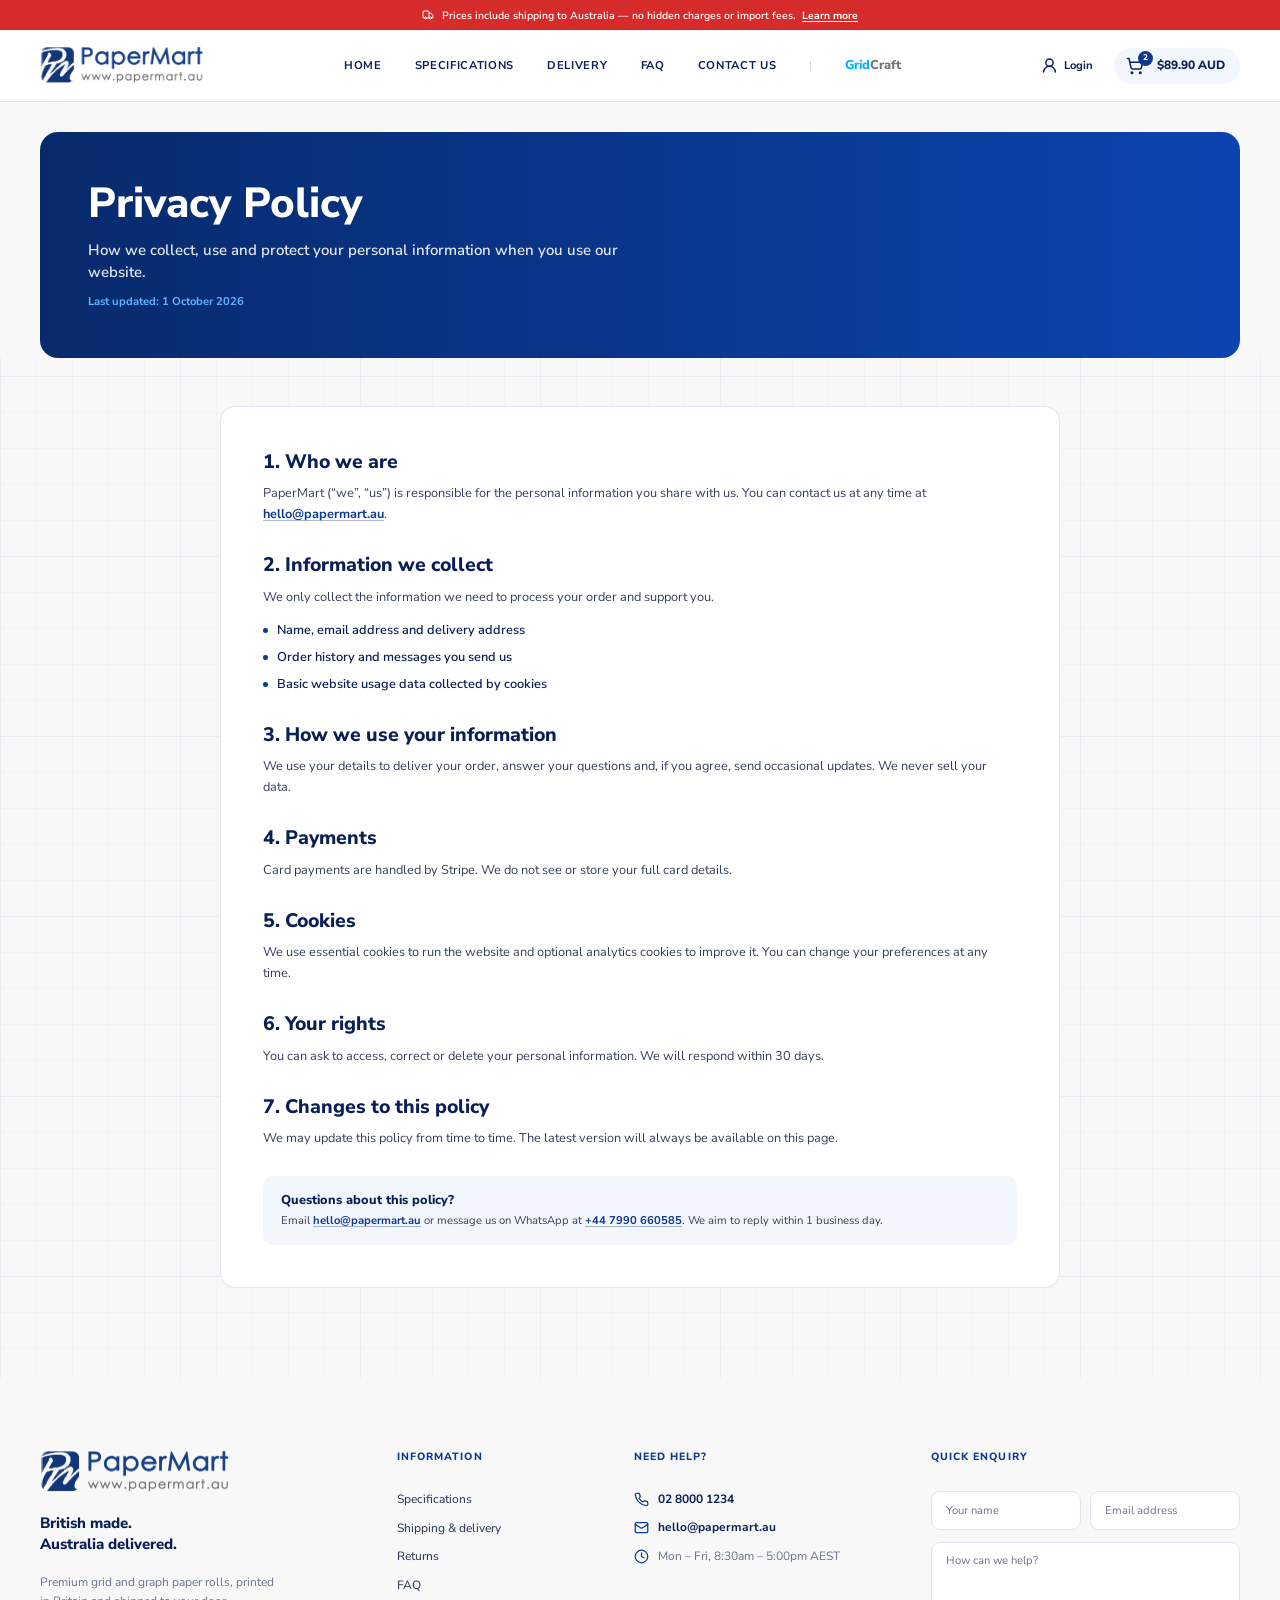
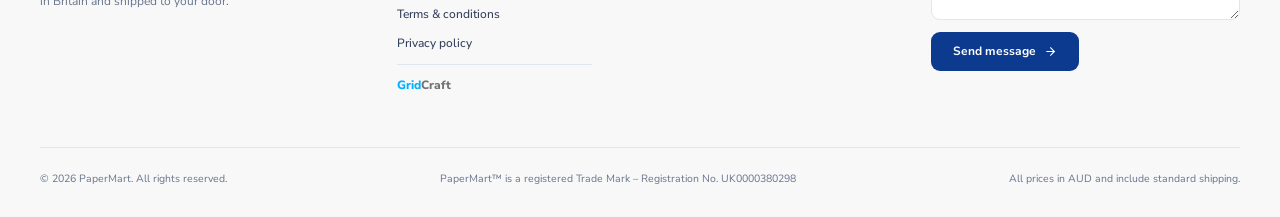
<file: privacy.html>
<!DOCTYPE html>
<html lang="en">
<head>
  <meta charset="UTF-8">
  <meta name="viewport" content="width=device-width, initial-scale=1">
  <title>Privacy Policy | PaperMart</title>
  <meta name="description" content="How PaperMart collects, uses and protects your personal information: what we collect, payments via Stripe, cookies and your rights.">

  <link rel="preload" href="assets/fonts/nunito-sans-800.woff2" as="font" type="font/woff2" crossorigin>
  <link rel="preload" href="assets/fonts/nunito-sans-400.woff2" as="font" type="font/woff2" crossorigin>

  <link rel="stylesheet" href="css/normalize.css">
  <link rel="stylesheet" href="css/vendor/swiper-bundle.min.css">
  <link rel="stylesheet" href="css/vendor/lenis.css">
  <link rel="stylesheet" href="css/style.css">
  <link rel="stylesheet" href="css/media.css">
</head>
<body>

  <!-- ============ INFO BAR ============ -->
  <div class="info-bar" data-info-bar>
    <div class="info-bar__inner container">
      <span class="icon icon--truck info-bar__icon" aria-hidden="true"></span>
      <p class="info-bar__text">Prices include shipping to Australia — no hidden charges or import fees.</p>
      <a class="info-bar__link" href="delivery.html">Learn more</a>
    </div>
  </div>

  <!-- ============ HEADER ============ -->
  <header class="header">
    <div class="header__inner container">
      <a class="header__logo" href="index.html" aria-label="PaperMart home">
        <img src="assets/images/logo-papermart.png" alt="PaperMart, www.papermart.au" width="219" height="52">
      </a>

      <nav class="nav" id="site-nav" aria-label="Main navigation" data-nav>
        <ul class="nav__list">
          <li class="nav__home"><a class="nav__link" href="index.html">Home</a></li>
          <li><a class="nav__link" href="specifications.html">Specifications</a></li>
          <li><a class="nav__link" href="delivery.html">Delivery</a></li>
          <li><a class="nav__link" href="faq.html">FAQ</a></li>
          <li><a class="nav__link" href="contact.html">Contact us</a></li>
          <li class="nav__sep" aria-hidden="true">|</li>
          <li><a class="nav__link nav__link--gridcraft" href="gridcraft.html"><span><span class="nav__gridcraft-grid">Grid</span>Craft</span></a></li>
        </ul>
        <div class="nav__extra">
          <div class="nav__account">
            <a class="nav__login" href="account.html"><span class="icon icon--user" aria-hidden="true"></span>Login</a>
            <a class="cart nav__cart" href="cart.html" data-cart aria-label="Shopping cart">
              <span class="cart__icon">
                <span class="icon icon--cart" aria-hidden="true"></span>
                <span class="cart__badge" data-cart-count>2</span>
              </span>
              <span class="cart__total" data-cart-total>$89.90 AUD</span>
            </a>
          </div>
          <div class="nav__help">
            <p class="nav__help-title">Need help?</p>
            <ul class="nav__contacts">
              <li><span class="icon icon--whatsapp" aria-hidden="true"></span><a href="https://wa.me/447990660585" target="_blank" rel="noopener">+44 7990 660585 (WhatsApp)</a></li>
              <li><span class="icon icon--phone" aria-hidden="true"></span><a href="tel:+61280001234">02 8000 1234</a></li>
              <li><span class="icon icon--mail" aria-hidden="true"></span><a href="mailto:hello@papermart.au">hello@papermart.au</a></li>
              <li class="nav__hours"><span class="icon icon--clock" aria-hidden="true"></span>Mon – Fri, 8:30am – 5:00pm AEST</li>
            </ul>
          </div>
        </div>
      </nav>

      <div class="header__actions">
        <a class="header__login" href="account.html">
          <span class="icon icon--user" aria-hidden="true"></span>
          Login
        </a>
        <a class="cart" href="cart.html" data-cart aria-label="Shopping cart">
          <span class="cart__icon">
            <span class="icon icon--cart" aria-hidden="true"></span>
            <span class="cart__badge" data-cart-count>2</span>
          </span>
          <span class="cart__total" data-cart-total>$89.90 AUD</span>
        </a>
        <button class="header__menu" type="button" aria-label="Open menu" aria-expanded="false" aria-controls="site-nav" data-menu-toggle>
          <span class="icon icon--menu" aria-hidden="true"></span>
        </button>
      </div>
    </div>
  </header>

  <main>

    <!-- ============ BANNER ============ -->
    <section class="policy-hero" aria-labelledby="policy-title">
      <div class="container">
        <div class="policy-hero__banner">
          <h1 class="policy-hero__title" id="policy-title">Privacy Policy</h1>
          <p class="policy-hero__lead">How we collect, use and protect your personal information when you use our website.</p>
          <p class="policy-hero__updated">Last updated: <time datetime="2026-10-01">1 October 2026</time></p>
        </div>
      </div>
    </section>

    <!-- Blueprint grid: from below the banner down to the footer -->
    <div class="page-grid">

    <!-- ============ PRIVACY TEXT ============ -->
    <section class="policy">
      <div class="container">
        <article class="policy__card">
          <section class="policy__section">
            <h2 class="policy__heading">1. Who we are</h2>
            <p class="policy__text">PaperMart (“we”, “us”) is responsible for the personal information you share with us. You can contact us at any time at <a href="mailto:hello@papermart.au">hello@papermart.au</a>.</p>
          </section>
          <section class="policy__section">
            <h2 class="policy__heading">2. Information we collect</h2>
            <p class="policy__text">We only collect the information we need to process your order and support you.</p>
            <ul class="policy__list">
              <li>Name, email address and delivery address</li>
              <li>Order history and messages you send us</li>
              <li>Basic website usage data collected by cookies</li>
            </ul>
          </section>
          <section class="policy__section">
            <h2 class="policy__heading">3. How we use your information</h2>
            <p class="policy__text">We use your details to deliver your order, answer your questions and, if you agree, send occasional updates. We never sell your data.</p>
          </section>
          <section class="policy__section">
            <h2 class="policy__heading">4. Payments</h2>
            <p class="policy__text">Card payments are handled by Stripe. We do not see or store your full card details.</p>
          </section>
          <section class="policy__section">
            <h2 class="policy__heading">5. Cookies</h2>
            <p class="policy__text">We use essential cookies to run the website and optional analytics cookies to improve it. You can change your preferences at any time.</p>
          </section>
          <section class="policy__section">
            <h2 class="policy__heading">6. Your rights</h2>
            <p class="policy__text">You can ask to access, correct or delete your personal information. We will respond within 30 days.</p>
          </section>
          <section class="policy__section">
            <h2 class="policy__heading">7. Changes to this policy</h2>
            <p class="policy__text">We may update this policy from time to time. The latest version will always be available on this page.</p>
          </section>
          <aside class="policy__note">
            <h2 class="policy__note-title">Questions about this policy?</h2>
            <p class="policy__note-text">Email <a href="mailto:hello@papermart.au">hello@papermart.au</a> or message us on WhatsApp at <a href="https://wa.me/447990660585" target="_blank" rel="noopener">+44 7990 660585</a>. We aim to reply within 1 business day.</p>
          </aside>
        </article>
      </div>
    </section>

    </div>
  </main>

  <!-- ============ FOOTER ============ -->
  <footer class="footer">
    <div class="container">
      <div class="footer__top">
        <div class="footer__brand">
          <a href="index.html" aria-label="PaperMart home">
            <img class="footer__logo" src="assets/images/logo-papermart.png" alt="PaperMart, www.papermart.au" width="253" height="60" loading="lazy">
          </a>
          <p class="footer__tagline">British made.<br>Australia delivered.</p>
          <p class="footer__about">Premium grid and&nbsp;graph paper rolls, printed in&nbsp;Britain and&nbsp;shipped to&nbsp;your door.</p>
        </div>

        <nav class="footer__col" aria-labelledby="footer-info">
          <h3 class="footer__heading" id="footer-info">Information</h3>
          <ul class="footer__links">
            <li><a href="specifications.html">Specifications</a></li>
            <li><a href="delivery.html">Shipping &amp; delivery</a></li>
            <li><a href="returns.html">Returns</a></li>
            <li><a href="faq.html">FAQ</a></li>
            <li><a href="terms.html">Terms &amp; conditions</a></li>
            <li><a href="privacy.html" aria-current="page">Privacy policy</a></li>
            <li class="footer__links-gridcraft"><a class="footer__gridcraft" href="gridcraft.html"><span class="nav__gridcraft-grid">Grid</span>Craft</a></li>
          </ul>
        </nav>

        <div class="footer__col footer__col--help">
          <h3 class="footer__heading">Need help?</h3>
          <ul class="footer__contacts">
            <li><span class="icon icon--phone" aria-hidden="true"></span><a href="tel:+61280001234">02 8000 1234</a></li>
            <li><span class="icon icon--mail" aria-hidden="true"></span><a href="mailto:hello@papermart.au">hello@papermart.au</a></li>
            <li class="footer__hours"><span class="icon icon--clock" aria-hidden="true"></span>Mon – Fri, 8:30am – 5:00pm AEST</li>
          </ul>
        </div>

        <form class="enquiry" data-enquiry-form novalidate>
          <h3 class="footer__heading">Quick enquiry</h3>
          <div class="enquiry__row">
            <div class="field">
              <label class="visually-hidden" for="enq-name">Your name</label>
              <input class="field__input" id="enq-name" name="name" type="text" placeholder="Your name" autocomplete="name" required>
              <span class="field__error" data-error-for="name"></span>
            </div>
            <div class="field">
              <label class="visually-hidden" for="enq-email">Email address</label>
              <input class="field__input" id="enq-email" name="email" type="email" placeholder="Email address" autocomplete="email" required>
              <span class="field__error" data-error-for="email"></span>
            </div>
          </div>
          <div class="field">
            <label class="visually-hidden" for="enq-message">How can we help?</label>
            <textarea class="field__input field__input--textarea" id="enq-message" name="message" placeholder="How can we help?" required></textarea>
            <span class="field__error" data-error-for="message"></span>
          </div>
          <button class="btn btn--primary btn--md" type="submit">
            Send message
            <span class="icon icon--arrow-right" aria-hidden="true"></span>
          </button>
          <p class="enquiry__success" data-enquiry-success role="status" hidden>Thank you! Your message has been sent. We’ll get back to you within 1&nbsp;business day.</p>
        </form>
      </div>

      <div class="footer__bottom">
        <p>© 2026 PaperMart. All rights reserved.</p>
        <p>PaperMart™ is a registered Trade Mark – Registration No. UK0000380298</p>
        <p>All prices in AUD and include standard shipping.</p>
      </div>
    </div>
  </footer>

  <script src="js/vendor/swiper-bundle.min.js" defer></script>
  <script src="js/vendor/lenis.min.js" defer></script>
  <script src="js/main.js" defer></script>
</body>
</html>
</file>
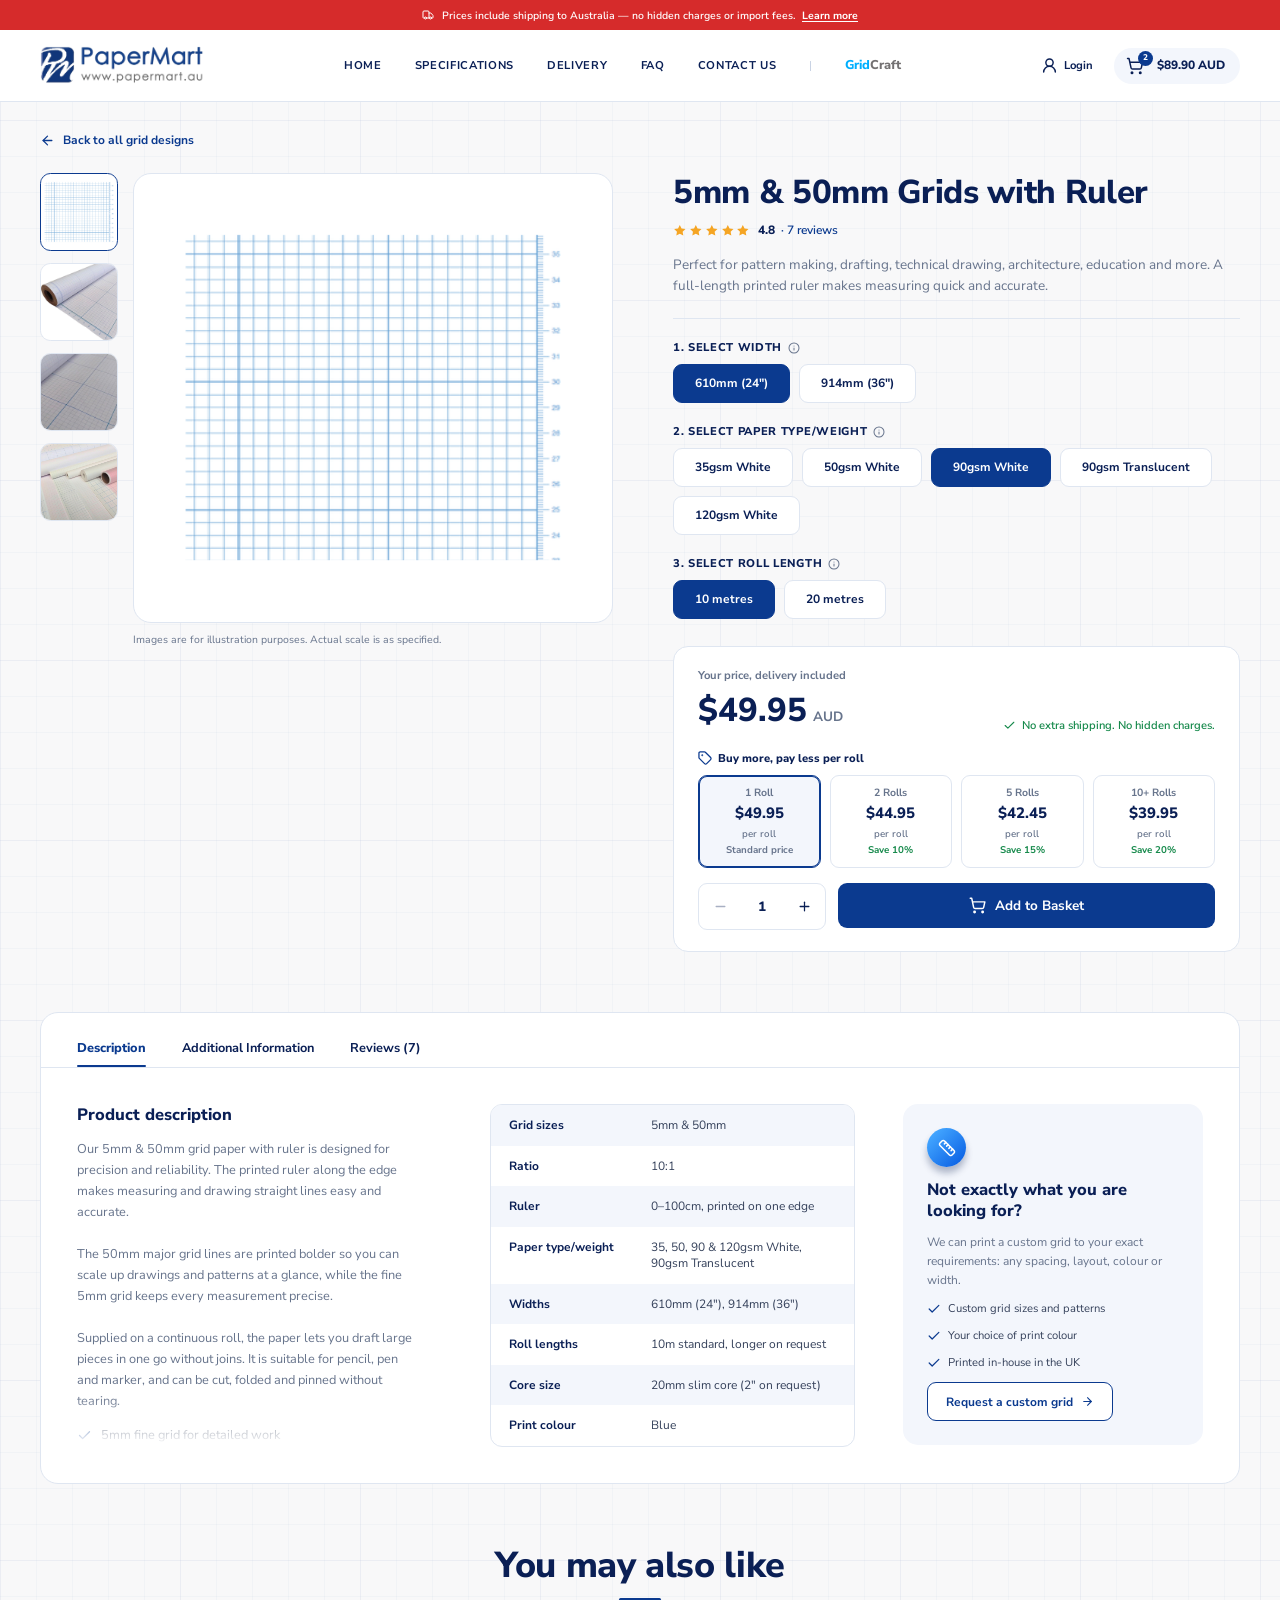
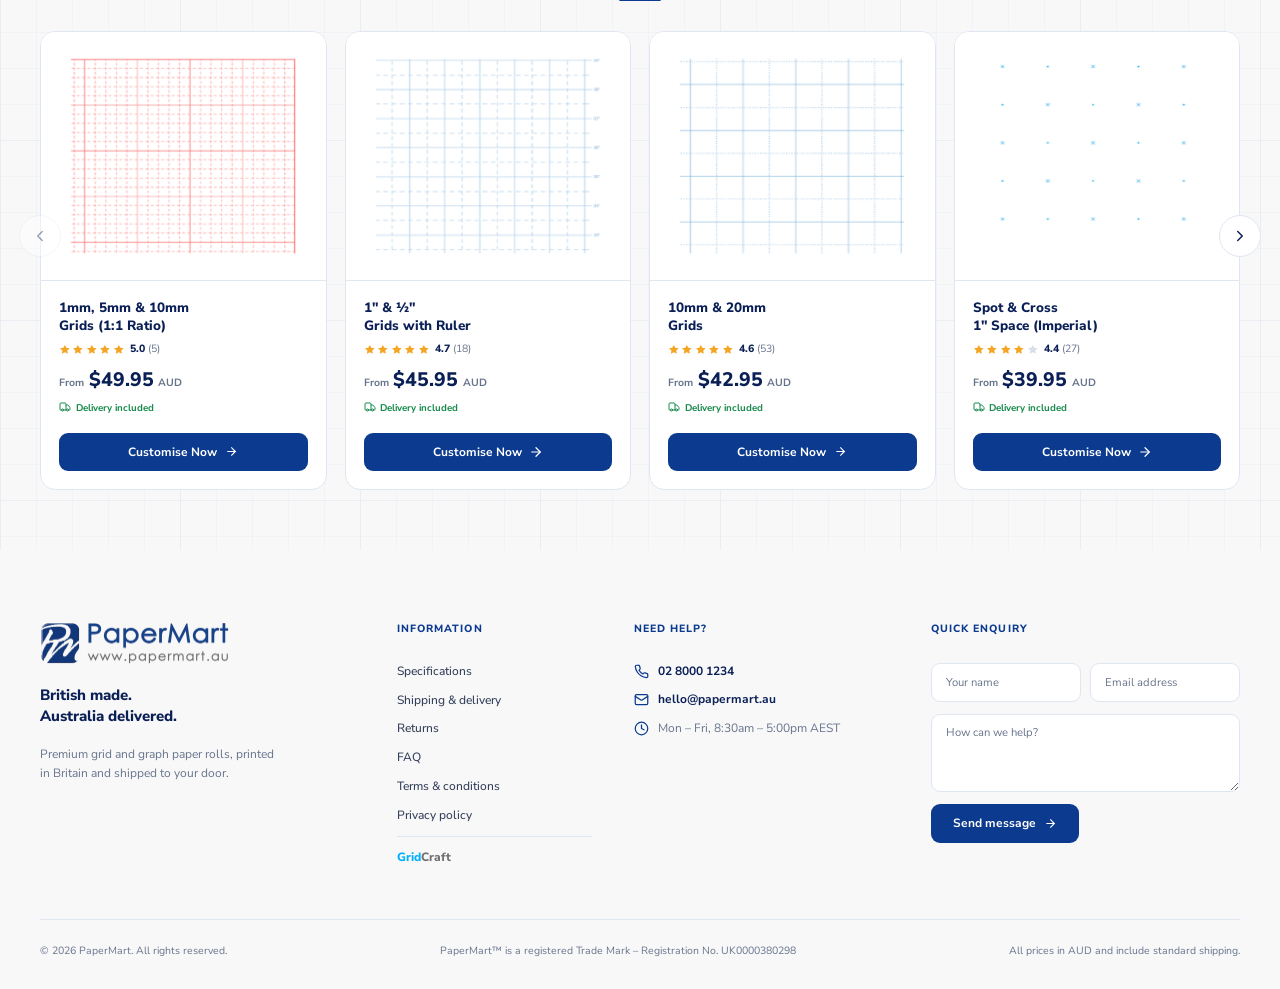
<file: product.html>
<!DOCTYPE html>
<html lang="en">
<head>
  <meta charset="UTF-8">
  <meta name="viewport" content="width=device-width, initial-scale=1">
  <title>5mm &amp; 50mm Grids with Ruler | PaperMart</title>
  <meta name="description" content="5mm &amp; 50mm grid paper roll with a printed ruler. Choose width, paper weight and roll length. Delivery to Australia included.">

  <link rel="preload" href="assets/fonts/nunito-sans-800.woff2" as="font" type="font/woff2" crossorigin>
  <link rel="preload" href="assets/fonts/nunito-sans-400.woff2" as="font" type="font/woff2" crossorigin>

  <link rel="stylesheet" href="css/normalize.css">
  <link rel="stylesheet" href="css/vendor/swiper-bundle.min.css">
  <link rel="stylesheet" href="css/vendor/lenis.css">
  <link rel="stylesheet" href="css/style.css">
  <link rel="stylesheet" href="css/media.css">
</head>
<body>

  <!-- ============ INFO BAR ============ -->
  <div class="info-bar" data-info-bar>
    <div class="info-bar__inner container">
      <span class="icon icon--truck info-bar__icon" aria-hidden="true"></span>
      <p class="info-bar__text">Prices include shipping to Australia — no hidden charges or import fees.</p>
      <a class="info-bar__link" href="delivery.html">Learn more</a>
    </div>
  </div>

  <!-- ============ HEADER ============ -->
  <header class="header">
    <div class="header__inner container">
      <a class="header__logo" href="index.html" aria-label="PaperMart home">
        <img src="assets/images/logo-papermart.png" alt="PaperMart, www.papermart.au" width="219" height="52">
      </a>

      <nav class="nav" id="site-nav" aria-label="Main navigation" data-nav>
        <ul class="nav__list">
          <li class="nav__home"><a class="nav__link" href="index.html">Home</a></li>
          <li><a class="nav__link" href="specifications.html">Specifications</a></li>
          <li><a class="nav__link" href="delivery.html">Delivery</a></li>
          <li><a class="nav__link" href="faq.html">FAQ</a></li>
          <li><a class="nav__link" href="contact.html">Contact us</a></li>
          <li class="nav__sep" aria-hidden="true">|</li>
          <li><a class="nav__link nav__link--gridcraft" href="gridcraft.html"><span><span class="nav__gridcraft-grid">Grid</span>Craft</span></a></li>
        </ul>
        <div class="nav__extra">
          <div class="nav__account">
            <a class="nav__login" href="account.html"><span class="icon icon--user" aria-hidden="true"></span>Login</a>
            <a class="cart nav__cart" href="cart.html" data-cart aria-label="Shopping cart">
              <span class="cart__icon">
                <span class="icon icon--cart" aria-hidden="true"></span>
                <span class="cart__badge" data-cart-count>2</span>
              </span>
              <span class="cart__total" data-cart-total>$89.90 AUD</span>
            </a>
          </div>
          <div class="nav__help">
            <p class="nav__help-title">Need help?</p>
            <ul class="nav__contacts">
              <li><span class="icon icon--whatsapp" aria-hidden="true"></span><a href="https://wa.me/447990660585" target="_blank" rel="noopener">+44 7990 660585 (WhatsApp)</a></li>
              <li><span class="icon icon--phone" aria-hidden="true"></span><a href="tel:+61280001234">02 8000 1234</a></li>
              <li><span class="icon icon--mail" aria-hidden="true"></span><a href="mailto:hello@papermart.au">hello@papermart.au</a></li>
              <li class="nav__hours"><span class="icon icon--clock" aria-hidden="true"></span>Mon – Fri, 8:30am – 5:00pm AEST</li>
            </ul>
          </div>
        </div>
      </nav>

      <div class="header__actions">
        <a class="header__login" href="account.html">
          <span class="icon icon--user" aria-hidden="true"></span>
          Login
        </a>
        <a class="cart" href="cart.html" data-cart aria-label="Shopping cart">
          <span class="cart__icon">
            <span class="icon icon--cart" aria-hidden="true"></span>
            <span class="cart__badge" data-cart-count>2</span>
          </span>
          <span class="cart__total" data-cart-total>$89.90 AUD</span>
        </a>
        <button class="header__menu" type="button" aria-label="Open menu" aria-expanded="false" aria-controls="site-nav" data-menu-toggle>
          <span class="icon icon--menu" aria-hidden="true"></span>
        </button>
      </div>
    </div>
  </header>

  <main>

    <!-- Blueprint grid: from below the header down to the footer -->
    <div class="page-grid">

    <!-- ============ PRODUCT ============ -->
    <section class="product" aria-labelledby="product-title" data-product-page data-product-id="5mm-50mm-ruler">
      <div class="container">
        <a class="product__back" href="index.html#catalog"><span class="icon icon--arrow-left" aria-hidden="true"></span>Back to all grid designs</a>

        <div class="product__row">
          <!-- Gallery -->
          <div class="product-gallery" data-gallery>
            <ul class="product-gallery__thumbs" aria-label="Product images">
              <li><button class="product-gallery__thumb is-active" type="button" aria-label="Show image 1: 5mm and 50mm blue grid with printed ruler" aria-pressed="true" data-gallery-thumb data-src="assets/images/grid-5mm-50mm-ruler.png" data-alt="5mm and 50mm blue grid with printed ruler"><img src="assets/images/grid-5mm-50mm-ruler.png" alt="" width="1176" height="1020"></button></li>
              <li><button class="product-gallery__thumb" type="button" aria-label="Show image 2: Roll of white grid paper partly unrolled" aria-pressed="false" data-gallery-thumb data-src="assets/images/paper-white.jpg" data-alt="Roll of white grid paper partly unrolled"><img src="assets/images/paper-white.jpg" alt="" width="800" height="800"></button></li>
              <li><button class="product-gallery__thumb" type="button" aria-label="Show image 3: Close-up of the printed grid lines" aria-pressed="false" data-gallery-thumb data-src="assets/images/grid-closeup.jpg" data-alt="Close-up of the printed grid lines"><img src="assets/images/grid-closeup.jpg" alt="" width="800" height="800"></button></li>
              <li><button class="product-gallery__thumb" type="button" aria-label="Show image 4: Grid paper rolls side by side" aria-pressed="false" data-gallery-thumb data-src="assets/images/spec-rolls.jpg" data-alt="Grid paper rolls side by side"><img src="assets/images/spec-rolls.jpg" alt="" width="1577" height="1200"></button></li>
            </ul>
            <div class="product-gallery__main">
              <div class="product-gallery__frame">
                <img class="product-gallery__image" src="assets/images/grid-5mm-50mm-ruler.png" alt="5mm and 50mm blue grid with printed ruler" width="1176" height="1020" data-gallery-image>
              </div>
              <p class="product-gallery__note">Images are for illustration purposes. Actual scale is as specified.</p>
            </div>
          </div>

          <!-- Info / configurator -->
          <form class="product-info" data-product-form novalidate>
            <h1 class="product-info__title" id="product-title">5mm &amp; 50mm Grids with Ruler</h1>
            <div class="product-info__rating">
              <span class="stars" style="--rating: 5" role="img" aria-label="Rated 4.8 out of 5"></span>
              <span class="product-info__score">4.8</span>
              <a class="product-info__reviews" href="#product-tabs" data-open-tab="reviews">· <span data-review-total>7</span> reviews</a>
            </div>
            <p class="product-info__lead">Perfect for pattern making, drafting, technical drawing, architecture, education and more. A full-length printed ruler makes measuring quick and accurate.</p>

          <fieldset class="product-option" data-option="width">
            <legend class="product-option__legend">1. Select width<span class="icon icon--info" aria-hidden="true"></span></legend>
            <div class="product-option__choices">
              <label class="option-chip"><input class="option-chip__input" type="radio" name="width" value="610" checked><span class="option-chip__label">610mm (24&quot;)</span></label>
              <label class="option-chip"><input class="option-chip__input" type="radio" name="width" value="914"><span class="option-chip__label">914mm (36&quot;)</span></label>
            </div>
          </fieldset>
          <fieldset class="product-option" data-option="paper">
            <legend class="product-option__legend">2. Select paper type/weight<span class="icon icon--info" aria-hidden="true"></span></legend>
            <div class="product-option__choices">
              <label class="option-chip"><input class="option-chip__input" type="radio" name="paper" value="35-white"><span class="option-chip__label">35gsm White</span></label>
              <label class="option-chip"><input class="option-chip__input" type="radio" name="paper" value="50-white"><span class="option-chip__label">50gsm White</span></label>
              <label class="option-chip"><input class="option-chip__input" type="radio" name="paper" value="90-white" checked><span class="option-chip__label">90gsm White</span></label>
              <label class="option-chip"><input class="option-chip__input" type="radio" name="paper" value="90-translucent"><span class="option-chip__label">90gsm Translucent</span></label>
              <label class="option-chip"><input class="option-chip__input" type="radio" name="paper" value="120-white"><span class="option-chip__label">120gsm White</span></label>
            </div>
          </fieldset>
          <fieldset class="product-option" data-option="length">
            <legend class="product-option__legend">3. Select roll length<span class="icon icon--info" aria-hidden="true"></span></legend>
            <div class="product-option__choices">
              <label class="option-chip"><input class="option-chip__input" type="radio" name="length" value="10" checked><span class="option-chip__label">10 metres</span></label>
              <label class="option-chip"><input class="option-chip__input" type="radio" name="length" value="20"><span class="option-chip__label">20 metres</span></label>
            </div>
          </fieldset>

            <div class="price-box">
              <div class="price-box__top">
                <div>
                  <p class="price-box__label">Your price, delivery included</p>
                  <p class="price-box__amount"><span class="price-box__value" data-product-total aria-live="polite">$49.95</span><span class="price-box__currency">AUD</span></p>
                </div>
                <p class="price-box__note"><span class="icon icon--check" aria-hidden="true"></span>No extra shipping. No hidden charges.</p>
              </div>

              <p class="price-box__tiers-title"><span class="icon icon--tag" aria-hidden="true"></span>Buy more, pay less per roll</p>
              <div class="price-box__tiers" role="radiogroup" aria-label="Quantity pricing">
              <button class="price-tier is-selected" type="button" role="radio" aria-checked="true" data-tier="1">
                <span class="price-tier__label">1 Roll</span>
                <span class="price-tier__price" data-tier-price>$49.95</span>
                <span class="price-tier__unit">per roll</span>
                <span class="price-tier__save price-tier__save--muted">Standard price</span>
              </button>
              <button class="price-tier" type="button" role="radio" aria-checked="false" data-tier="2">
                <span class="price-tier__label">2 Rolls</span>
                <span class="price-tier__price" data-tier-price>$44.95</span>
                <span class="price-tier__unit">per roll</span>
                <span class="price-tier__save">Save 10%</span>
              </button>
              <button class="price-tier" type="button" role="radio" aria-checked="false" data-tier="5">
                <span class="price-tier__label">5 Rolls</span>
                <span class="price-tier__price" data-tier-price>$42.45</span>
                <span class="price-tier__unit">per roll</span>
                <span class="price-tier__save">Save 15%</span>
              </button>
              <button class="price-tier" type="button" role="radio" aria-checked="false" data-tier="10">
                <span class="price-tier__label">10+ Rolls</span>
                <span class="price-tier__price" data-tier-price>$39.95</span>
                <span class="price-tier__unit">per roll</span>
                <span class="price-tier__save">Save 20%</span>
              </button>
              </div>

              <div class="price-box__actions">
                <div class="qty" data-qty>
                  <button class="qty__btn" type="button" aria-label="Decrease quantity" data-qty-minus><span class="icon icon--minus" aria-hidden="true"></span></button>
                  <input class="qty__value" type="number" name="quantity" value="1" min="1" max="999" inputmode="numeric" aria-label="Quantity" data-qty-input>
                  <button class="qty__btn" type="button" aria-label="Increase quantity" data-qty-plus><span class="icon icon--plus" aria-hidden="true"></span></button>
                </div>
                <button class="btn btn--primary price-box__add" type="submit" data-add-to-basket>
                  <span class="icon icon--cart" aria-hidden="true"></span>
                  <span data-add-label>Add to Basket</span>
                </button>
              </div>
              <p class="price-box__status" data-basket-status role="status" aria-live="polite"></p>
            </div>
          </form>
        </div>
      </div>
    </section>

    <!-- ============ DETAILS TABS ============ -->
    <section class="product-details" aria-label="Product details">
      <div class="container">
        <div class="tabs-card" id="product-tabs" data-tabs>
          <div class="tabs-card__nav" role="tablist" aria-label="Product information">
            <button class="tabs-card__tab" type="button" role="tab" id="tab-description" aria-controls="panel-description" aria-selected="true" data-tab="description">Description</button>
            <button class="tabs-card__tab" type="button" role="tab" id="tab-additional" aria-controls="panel-additional" aria-selected="false" tabindex="-1" data-tab="additional">Additional Information</button>
            <button class="tabs-card__tab" type="button" role="tab" id="tab-reviews" aria-controls="panel-reviews" aria-selected="false" tabindex="-1" data-tab="reviews">Reviews (<span data-review-total>7</span>)</button>
          </div>

          <!-- Description -->
          <div class="tabs-card__panel tabs-card__panel--description" role="tabpanel" id="panel-description" aria-labelledby="tab-description" tabindex="0">
            <div class="product-description" data-scroll-fade>
              <div class="product-description__scroll" tabindex="0" aria-label="Product description">
                <h3 class="product-description__title">Product description</h3>
                <p>Our 5mm &amp; 50mm grid paper with ruler is designed for precision and reliability. The printed ruler along the edge makes measuring and drawing straight lines easy and accurate.</p>
                <p>The 50mm major grid lines are printed bolder so you can scale up drawings and patterns at a glance, while the fine 5mm grid keeps every measurement precise.</p>
                <p>Supplied on a continuous roll, the paper lets you draft large pieces in one go without joins. It is suitable for pencil, pen and marker, and can be cut, folded and pinned without tearing.</p>
                <ul class="check-list check-list--lg product-description__list">
                  <li>5mm fine grid for detailed work</li>
                  <li>50mm bold grid for larger measurements</li>
                  <li>Ruler printed along one edge (0–100cm)</li>
                  <li>High quality print that won’t fade</li>
                  <li>Smooth paper for clean drawing and writing</li>
                </ul>
              </div>
            </div>

            <table class="product-specs">
              <caption class="visually-hidden">Product specifications</caption>
              <tbody>
                  <tr><th scope="row">Grid sizes</th><td>5mm &amp; 50mm</td></tr>
                  <tr><th scope="row">Ratio</th><td>10:1</td></tr>
                  <tr><th scope="row">Ruler</th><td>0–100cm, printed on one edge</td></tr>
                  <tr><th scope="row">Paper type/weight</th><td>35, 50, 90 &amp; 120gsm White, 90gsm Translucent</td></tr>
                  <tr><th scope="row">Widths</th><td>610mm (24&quot;), 914mm (36&quot;)</td></tr>
                  <tr><th scope="row">Roll lengths</th><td>10m standard, longer on request</td></tr>
                  <tr><th scope="row">Core size</th><td>20mm slim core (2&quot; on request)</td></tr>
                  <tr><th scope="row">Print colour</th><td>Blue</td></tr>
              </tbody>
            </table>

            <aside class="custom-help">
              <span class="icon-circle custom-help__icon"><span class="icon icon--ruler" aria-hidden="true"></span></span>
              <h3 class="custom-help__title">Not exactly what you are looking for?</h3>
              <p class="custom-help__text">We can print a custom grid to your exact requirements: any spacing, layout, colour or width.</p>
              <ul class="check-list custom-help__list">
                <li>Custom grid sizes and patterns</li>
                <li>Your choice of print colour</li>
                <li>Printed in-house in the UK</li>
              </ul>
              <a class="btn btn--outline btn--md custom-help__btn" href="contact.html#custom-grid">Request a custom grid<span class="icon icon--arrow-right" aria-hidden="true"></span></a>
            </aside>
          </div>

          <!-- Additional information -->
          <div class="tabs-card__panel" role="tabpanel" id="panel-additional" aria-labelledby="tab-additional" tabindex="0" hidden>
            <div class="additional-info">
              <h3 class="additional-info__title">Additional information</h3>
              <table class="product-specs product-specs--wide">
                <caption class="visually-hidden">Additional information</caption>
                <tbody>
                  <tr><th scope="row">SKU</th><td>PM-GR550-610-90W-10</td></tr>
                  <tr><th scope="row">EAN</th><td>5060000000000</td></tr>
                  <tr><th scope="row">Weight</th><td>0.9 kg</td></tr>
                  <tr><th scope="row">Dimensions</th><td>64 × 8 × 8 cm (rolled, in tube)</td></tr>
                  <tr><th scope="row">Brand</th><td>PaperMart™</td></tr>
                </tbody>
              </table>
            </div>
          </div>

          <!-- Reviews -->
          <div class="tabs-card__panel tabs-card__panel--reviews" role="tabpanel" id="panel-reviews" aria-labelledby="tab-reviews" tabindex="0" hidden data-reviews>
            <div class="review-summary">
              <h3 class="review-summary__title">Customer reviews</h3>
              <div class="review-summary__score">
                <span class="review-summary__average">4.8</span>
                <div>
                  <span class="stars stars--lg" style="--rating: 5" role="img" aria-label="Rated 4.8 out of 5"></span>
                  <p class="review-summary__based">Based on <span data-review-total>7</span> reviews</p>
                </div>
              </div>
              <ul class="review-bars" aria-label="Rating distribution">
                <li class="review-bars__row"><span class="review-bars__label">5 star</span><span class="review-bars__track"><span class="review-bars__fill" style="--share: 6 / 7"></span></span><span class="review-bars__count">6</span></li>
                <li class="review-bars__row"><span class="review-bars__label">4 star</span><span class="review-bars__track"><span class="review-bars__fill" style="--share: 1 / 7"></span></span><span class="review-bars__count">1</span></li>
                <li class="review-bars__row"><span class="review-bars__label">3 star</span><span class="review-bars__track"><span class="review-bars__fill" style="--share: 0"></span></span><span class="review-bars__count">0</span></li>
                <li class="review-bars__row"><span class="review-bars__label">2 star</span><span class="review-bars__track"><span class="review-bars__fill" style="--share: 0"></span></span><span class="review-bars__count">0</span></li>
                <li class="review-bars__row"><span class="review-bars__label">1 star</span><span class="review-bars__track"><span class="review-bars__fill" style="--share: 0"></span></span><span class="review-bars__count">0</span></li>
              </ul>
              <button class="btn btn--primary review-summary__btn" type="button" data-review-open><span class="icon icon--pencil" aria-hidden="true"></span>Write a review</button>
              <p class="review-summary__note">Only customers who bought this product can leave a review.</p>
            </div>

            <div class="review-list">
              <div class="review-list__bar">
                <p class="review-list__count" data-review-count aria-live="polite">Showing 3 of 7 reviews</p>
                <div class="dropdown" data-dropdown data-value="recent" data-review-sort>
                  <button class="sort sort--sm dropdown__toggle" type="button" id="review-sort-toggle" aria-haspopup="listbox" aria-expanded="false" aria-controls="review-sort-menu" data-dropdown-toggle>
                    <span class="visually-hidden">Sort reviews: </span><span class="sort__value" data-dropdown-label>Most recent</span>
                    <span class="icon icon--chevron-down sort__chevron" aria-hidden="true"></span>
                  </button>
                  <ul class="dropdown__menu" id="review-sort-menu" role="listbox" aria-labelledby="review-sort-toggle" hidden data-dropdown-menu>
                    <li class="dropdown__option" role="option" tabindex="-1" aria-selected="true" data-value="recent">Most recent<span class="icon icon--check dropdown__check" aria-hidden="true"></span></li>
                    <li class="dropdown__option" role="option" tabindex="-1" aria-selected="false" data-value="highest">Highest rated<span class="icon icon--check dropdown__check" aria-hidden="true"></span></li>
                    <li class="dropdown__option" role="option" tabindex="-1" aria-selected="false" data-value="lowest">Lowest rated<span class="icon icon--check dropdown__check" aria-hidden="true"></span></li>
                  </ul>
                </div>
              </div>
              <!-- Only the first three reviews appear in Figma; the other four are placeholder content matching the 6 × 5★ / 1 × 4★ summary. -->
              <div class="review-list__items" data-review-items>
              <article class="review" data-review data-date="2026-09-12" data-rating="5">
                <header class="review__head">
                  <div class="review__author">
                    <span class="review__avatar" aria-hidden="true">S</span>
                    <div>
                      <p class="review__name">Sarah M.<span class="review__verified"><span class="icon icon--check" aria-hidden="true"></span>Verified buyer</span></p>
                      <p class="review__location">Sydney, NSW</p>
                    </div>
                  </div>
                  <time class="review__date" datetime="2026-09-12">12 Sep 2026</time>
                </header>
                <span class="stars stars--sm" style="--rating: 5" role="img" aria-label="Rated 5 out of 5"></span>
                <h4 class="review__title">Perfect for pattern drafting</h4>
                <p class="review__text">The 5mm grid is crisp and accurate, and the ruler along the edge saves me so much time. Arrived well packed in a tube, no creases at all.</p>
              </article>
              <article class="review" data-review data-date="2026-08-28" data-rating="5">
                <header class="review__head">
                  <div class="review__author">
                    <span class="review__avatar" aria-hidden="true">J</span>
                    <div>
                      <p class="review__name">James T.<span class="review__verified"><span class="icon icon--check" aria-hidden="true"></span>Verified buyer</span></p>
                      <p class="review__location">Melbourne, VIC</p>
                    </div>
                  </div>
                  <time class="review__date" datetime="2026-08-28">28 Aug 2026</time>
                </header>
                <span class="stars stars--sm" style="--rating: 5" role="img" aria-label="Rated 5 out of 5"></span>
                <h4 class="review__title">Great quality paper</h4>
                <p class="review__text">Smooth surface, works well with pencil and fine liner. Delivery to Australia was quicker than expected.</p>
              </article>
              <article class="review" data-review data-date="2026-08-03" data-rating="4">
                <header class="review__head">
                  <div class="review__author">
                    <span class="review__avatar" aria-hidden="true">P</span>
                    <div>
                      <p class="review__name">Priya K.<span class="review__verified"><span class="icon icon--check" aria-hidden="true"></span>Verified buyer</span></p>
                      <p class="review__location">Brisbane, QLD</p>
                    </div>
                  </div>
                  <time class="review__date" datetime="2026-08-03">3 Aug 2026</time>
                </header>
                <span class="stars stars--sm" style="--rating: 4" role="img" aria-label="Rated 4 out of 5"></span>
                <h4 class="review__title">Very good, will reorder</h4>
                <p class="review__text">Lovely paper and clear grid. I would love a longer roll option, but overall really happy with it.</p>
              </article>
              <article class="review" data-review data-date="2026-07-19" data-rating="5">
                <header class="review__head">
                  <div class="review__author">
                    <span class="review__avatar" aria-hidden="true">E</span>
                    <div>
                      <p class="review__name">Emma W.<span class="review__verified"><span class="icon icon--check" aria-hidden="true"></span>Verified buyer</span></p>
                      <p class="review__location">Perth, WA</p>
                    </div>
                  </div>
                  <time class="review__date" datetime="2026-07-19">19 Jul 2026</time>
                </header>
                <span class="stars stars--sm" style="--rating: 5" role="img" aria-label="Rated 5 out of 5"></span>
                <h4 class="review__title">Ideal for my sewing patterns</h4>
                <p class="review__text">The bold 50mm lines make grading patterns so much easier. The roll lies flat once unrolled.</p>
              </article>
              <article class="review" data-review data-date="2026-06-30" data-rating="5">
                <header class="review__head">
                  <div class="review__author">
                    <span class="review__avatar" aria-hidden="true">D</span>
                    <div>
                      <p class="review__name">Daniel R.<span class="review__verified"><span class="icon icon--check" aria-hidden="true"></span>Verified buyer</span></p>
                      <p class="review__location">Adelaide, SA</p>
                    </div>
                  </div>
                  <time class="review__date" datetime="2026-06-30">30 Jun 2026</time>
                </header>
                <span class="stars stars--sm" style="--rating: 5" role="img" aria-label="Rated 5 out of 5"></span>
                <h4 class="review__title">Accurate and well printed</h4>
                <p class="review__text">I checked the grid against a steel rule and it is spot on. Great for technical sketches.</p>
              </article>
              <article class="review" data-review data-date="2026-06-02" data-rating="5">
                <header class="review__head">
                  <div class="review__author">
                    <span class="review__avatar" aria-hidden="true">O</span>
                    <div>
                      <p class="review__name">Olivia H.<span class="review__verified"><span class="icon icon--check" aria-hidden="true"></span>Verified buyer</span></p>
                      <p class="review__location">Hobart, TAS</p>
                    </div>
                  </div>
                  <time class="review__date" datetime="2026-06-02">2 Jun 2026</time>
                </header>
                <span class="stars stars--sm" style="--rating: 5" role="img" aria-label="Rated 5 out of 5"></span>
                <h4 class="review__title">Excellent value</h4>
                <p class="review__text">Good weight paper and the price includes delivery, which made it an easy choice.</p>
              </article>
              <article class="review" data-review data-date="2026-05-14" data-rating="5">
                <header class="review__head">
                  <div class="review__author">
                    <span class="review__avatar" aria-hidden="true">M</span>
                    <div>
                      <p class="review__name">Michael B.<span class="review__verified"><span class="icon icon--check" aria-hidden="true"></span>Verified buyer</span></p>
                      <p class="review__location">Canberra, ACT</p>
                    </div>
                  </div>
                  <time class="review__date" datetime="2026-05-14">14 May 2026</time>
                </header>
                <span class="stars stars--sm" style="--rating: 5" role="img" aria-label="Rated 5 out of 5"></span>
                <h4 class="review__title">Great for the classroom</h4>
                <p class="review__text">We use it for student drafting projects. Clear lines and it takes pencil and marker well.</p>
              </article>
              </div>
              <div class="review-list__more">
                <button class="btn btn--outline btn--md review-list__toggle" type="button" aria-expanded="false" data-review-toggle><span data-review-toggle-label>Show more reviews</span><span class="icon icon--chevron-down" aria-hidden="true"></span></button>
              </div>
            </div>
          </div>
        </div>
      </div>
    </section>

    <!-- ============ YOU MAY ALSO LIKE ============ -->
    <section class="related" aria-labelledby="related-title">
      <div class="container">
        <header class="section-title section-title--md">
          <h2 class="section-title__heading" id="related-title">You may also like</h2>
        </header>
        <div class="related__carousel">
          <div class="related__slider swiper" data-related-slider>
            <div class="swiper-wrapper">
              <div class="swiper-slide product-card">
                <div class="product-card__media"><img src="assets/images/grid-1mm-5mm-10mm.png" alt="1mm, 5mm and 10mm red precision grid" width="1176" height="1020" loading="lazy"></div>
                <div class="product-card__body">
                  <h3 class="product-card__title">1mm, 5mm &amp; 10mm<br>Grids (1:1 Ratio)</h3>
                  <div class="rating" aria-label="Rated 5.0 out of 5, 5 reviews"><span class="rating__stars" style="--rating: 5"></span><span class="rating__value">5.0</span><span class="rating__count">(5)</span></div>
                  <p class="price"><span class="price__from">From</span><span class="price__value">$49.95</span><span class="price__currency">AUD</span></p>
                  <p class="product-card__delivery"><span class="icon icon--truck" aria-hidden="true"></span>Delivery included</p>
                  <a class="btn btn--primary product-card__btn" href="product.html?product=1mm-5mm-10mm">Customise Now<span class="icon icon--arrow-right" aria-hidden="true"></span></a>
                </div>
              </div>
              <div class="swiper-slide product-card">
                <div class="product-card__media"><img src="assets/images/grid-inch-half-inch-ruler.png" alt="1 inch and half inch imperial grid with printed ruler" width="1176" height="1020" loading="lazy"></div>
                <div class="product-card__body">
                  <h3 class="product-card__title">1" &amp; ½"<br>Grids with Ruler</h3>
                  <div class="rating" aria-label="Rated 4.7 out of 5, 18 reviews"><span class="rating__stars" style="--rating: 5"></span><span class="rating__value">4.7</span><span class="rating__count">(18)</span></div>
                  <p class="price"><span class="price__from">From</span><span class="price__value">$45.95</span><span class="price__currency">AUD</span></p>
                  <p class="product-card__delivery"><span class="icon icon--truck" aria-hidden="true"></span>Delivery included</p>
                  <a class="btn btn--primary product-card__btn" href="product.html?product=inch-half-inch-ruler">Customise Now<span class="icon icon--arrow-right" aria-hidden="true"></span></a>
                </div>
              </div>
              <div class="swiper-slide product-card">
                <div class="product-card__media"><img src="assets/images/grid-10mm-20mm.png" alt="10mm and 20mm blue grid" width="1176" height="1020" loading="lazy"></div>
                <div class="product-card__body">
                  <h3 class="product-card__title">10mm &amp; 20mm<br>Grids</h3>
                  <div class="rating" aria-label="Rated 4.6 out of 5, 53 reviews"><span class="rating__stars" style="--rating: 5"></span><span class="rating__value">4.6</span><span class="rating__count">(53)</span></div>
                  <p class="price"><span class="price__from">From</span><span class="price__value">$42.95</span><span class="price__currency">AUD</span></p>
                  <p class="product-card__delivery"><span class="icon icon--truck" aria-hidden="true"></span>Delivery included</p>
                  <a class="btn btn--primary product-card__btn" href="product.html?product=10mm-20mm">Customise Now<span class="icon icon--arrow-right" aria-hidden="true"></span></a>
                </div>
              </div>
              <div class="swiper-slide product-card">
                <div class="product-card__media"><img src="assets/images/spot-cross-1in.png" alt="Spot and cross pattern paper with 1 inch spacing" width="1176" height="1020" loading="lazy"></div>
                <div class="product-card__body">
                  <h3 class="product-card__title">Spot &amp; Cross<br>1" Space (Imperial)</h3>
                  <div class="rating" aria-label="Rated 4.4 out of 5, 27 reviews"><span class="rating__stars" style="--rating: 4"></span><span class="rating__value">4.4</span><span class="rating__count">(27)</span></div>
                  <p class="price"><span class="price__from">From</span><span class="price__value">$39.95</span><span class="price__currency">AUD</span></p>
                  <p class="product-card__delivery"><span class="icon icon--truck" aria-hidden="true"></span>Delivery included</p>
                  <a class="btn btn--primary product-card__btn" href="product.html?product=spot-cross-1in">Customise Now<span class="icon icon--arrow-right" aria-hidden="true"></span></a>
                </div>
              </div>
              <div class="swiper-slide product-card">
                <div class="product-card__media"><img src="assets/images/spot-cross-20mm.png" alt="Spot and cross pattern paper with 20mm spacing" width="1176" height="1020" loading="lazy"></div>
                <div class="product-card__body">
                  <h3 class="product-card__title">Spot &amp; Cross<br>20mm Space (Metric)</h3>
                  <div class="rating" aria-label="Rated 4.9 out of 5, 12 reviews"><span class="rating__stars" style="--rating: 5"></span><span class="rating__value">4.9</span><span class="rating__count">(12)</span></div>
                  <p class="price"><span class="price__from">From</span><span class="price__value">$39.95</span><span class="price__currency">AUD</span></p>
                  <p class="product-card__delivery"><span class="icon icon--truck" aria-hidden="true"></span>Delivery included</p>
                  <a class="btn btn--primary product-card__btn" href="product.html?product=spot-cross-20mm">Customise Now<span class="icon icon--arrow-right" aria-hidden="true"></span></a>
                </div>
              </div>
              <div class="swiper-slide product-card">
                <div class="product-card__media"><img src="assets/images/grid-5mm-10mm-red.png" alt="5mm and 10mm red grid" width="1176" height="1020" loading="lazy"></div>
                <div class="product-card__body">
                  <h3 class="product-card__title">5mm &amp; 10mm<br>Grids</h3>
                  <div class="rating" aria-label="Rated 4.5 out of 5, 9 reviews"><span class="rating__stars" style="--rating: 5"></span><span class="rating__value">4.5</span><span class="rating__count">(9)</span></div>
                  <p class="price"><span class="price__from">From</span><span class="price__value">$39.95</span><span class="price__currency">AUD</span></p>
                  <p class="product-card__delivery"><span class="icon icon--truck" aria-hidden="true"></span>Delivery included</p>
                  <a class="btn btn--primary product-card__btn" href="product.html?product=5mm-10mm-red">Customise Now<span class="icon icon--arrow-right" aria-hidden="true"></span></a>
                </div>
              </div>
              <div class="swiper-slide product-card">
                <div class="product-card__media"><img src="assets/images/grid-5mm-10mm-100mm.png" alt="5mm, 10mm and 100mm blue grid" width="1176" height="1020" loading="lazy"></div>
                <div class="product-card__body">
                  <h3 class="product-card__title">5mm, 10mm &amp;<br>100mm Grids</h3>
                  <div class="rating rating--empty" aria-label="No reviews yet"><span class="rating__stars" style="--rating: 0"></span><span class="rating__value rating__value--muted">No reviews yet</span></div>
                  <p class="price"><span class="price__from">From</span><span class="price__value">$49.95</span><span class="price__currency">AUD</span></p>
                  <p class="product-card__delivery"><span class="icon icon--truck" aria-hidden="true"></span>Delivery included</p>
                  <a class="btn btn--primary product-card__btn" href="product.html?product=5mm-10mm-100mm">Customise Now<span class="icon icon--arrow-right" aria-hidden="true"></span></a>
                </div>
              </div>
            </div>
          </div>
          <button class="slider-arrow slider-arrow--prev related__arrow" type="button" aria-label="Previous products" data-related-prev><span class="icon icon--chevron-left" aria-hidden="true"></span></button>
          <button class="slider-arrow slider-arrow--next related__arrow" type="button" aria-label="Next products" data-related-next><span class="icon icon--chevron-right" aria-hidden="true"></span></button>
        </div>
      </div>
    </section>

    </div>
  </main>

  <!-- ============ WRITE A REVIEW (frontend prototype, nothing is stored) ============ -->
  <dialog class="review-dialog" data-review-dialog aria-labelledby="review-dialog-title">
    <form class="review-dialog__form" method="dialog" data-review-form novalidate>
      <button class="review-dialog__close" type="button" aria-label="Close" data-review-close><span class="icon icon--plus" aria-hidden="true"></span></button>
      <h2 class="review-dialog__title" id="review-dialog-title">Write a review</h2>
      <p class="review-dialog__intro">5mm &amp; 50mm Grids with Ruler</p>
      <fieldset class="field review-dialog__rating">
        <legend class="field__label">Your rating <span class="field__required" aria-hidden="true">*</span></legend>
        <div class="star-input">
          <input type="radio" id="rv-5" name="rating" value="5"><label for="rv-5" title="5 stars"><span class="visually-hidden">5 stars</span></label>
          <input type="radio" id="rv-4" name="rating" value="4"><label for="rv-4" title="4 stars"><span class="visually-hidden">4 stars</span></label>
          <input type="radio" id="rv-3" name="rating" value="3"><label for="rv-3" title="3 stars"><span class="visually-hidden">3 stars</span></label>
          <input type="radio" id="rv-2" name="rating" value="2"><label for="rv-2" title="2 stars"><span class="visually-hidden">2 stars</span></label>
          <input type="radio" id="rv-1" name="rating" value="1"><label for="rv-1" title="1 star"><span class="visually-hidden">1 star</span></label>
        </div>
        <span class="field__error" data-error-for="rating"></span>
      </fieldset>
      <div class="field">
        <label class="field__label" for="rv-name">Your name <span class="field__required" aria-hidden="true">*</span></label>
        <input class="field__input" id="rv-name" name="name" type="text" autocomplete="name" required>
        <span class="field__error" data-error-for="name"></span>
      </div>
      <div class="field">
        <label class="field__label" for="rv-title">Review title <span class="field__required" aria-hidden="true">*</span></label>
        <input class="field__input" id="rv-title" name="title" type="text" required>
        <span class="field__error" data-error-for="title"></span>
      </div>
      <div class="field">
        <label class="field__label" for="rv-text">Your review <span class="field__required" aria-hidden="true">*</span></label>
        <textarea class="field__input field__input--textarea" id="rv-text" name="review" required></textarea>
        <span class="field__error" data-error-for="review"></span>
      </div>
      <button class="btn btn--primary btn--md review-dialog__submit" type="submit">Submit review</button>
      <p class="review-dialog__success" data-review-success role="status" hidden>Thank you! Your review has been received and will appear once it has been checked.</p>
    </form>
  </dialog>

  <!-- ============ FOOTER ============ -->
  <footer class="footer">
    <div class="container">
      <div class="footer__top">
        <div class="footer__brand">
          <a href="index.html" aria-label="PaperMart home">
            <img class="footer__logo" src="assets/images/logo-papermart.png" alt="PaperMart, www.papermart.au" width="253" height="60" loading="lazy">
          </a>
          <p class="footer__tagline">British made.<br>Australia delivered.</p>
          <p class="footer__about">Premium grid and&nbsp;graph paper rolls, printed in&nbsp;Britain and&nbsp;shipped to&nbsp;your door.</p>
        </div>

        <nav class="footer__col" aria-labelledby="footer-info">
          <h3 class="footer__heading" id="footer-info">Information</h3>
          <ul class="footer__links">
            <li><a href="specifications.html">Specifications</a></li>
            <li><a href="delivery.html">Shipping &amp; delivery</a></li>
            <li><a href="returns.html">Returns</a></li>
            <li><a href="faq.html">FAQ</a></li>
            <li><a href="terms.html">Terms &amp; conditions</a></li>
            <li><a href="privacy.html">Privacy policy</a></li>
            <li class="footer__links-gridcraft"><a class="footer__gridcraft" href="gridcraft.html"><span class="nav__gridcraft-grid">Grid</span>Craft</a></li>
          </ul>
        </nav>

        <div class="footer__col footer__col--help">
          <h3 class="footer__heading">Need help?</h3>
          <ul class="footer__contacts">
            <li><span class="icon icon--phone" aria-hidden="true"></span><a href="tel:+61280001234">02 8000 1234</a></li>
            <li><span class="icon icon--mail" aria-hidden="true"></span><a href="mailto:hello@papermart.au">hello@papermart.au</a></li>
            <li class="footer__hours"><span class="icon icon--clock" aria-hidden="true"></span>Mon – Fri, 8:30am – 5:00pm AEST</li>
          </ul>
        </div>

        <form class="enquiry" data-enquiry-form novalidate>
          <h3 class="footer__heading">Quick enquiry</h3>
          <div class="enquiry__row">
            <div class="field">
              <label class="visually-hidden" for="enq-name">Your name</label>
              <input class="field__input" id="enq-name" name="name" type="text" placeholder="Your name" autocomplete="name" required>
              <span class="field__error" data-error-for="name"></span>
            </div>
            <div class="field">
              <label class="visually-hidden" for="enq-email">Email address</label>
              <input class="field__input" id="enq-email" name="email" type="email" placeholder="Email address" autocomplete="email" required>
              <span class="field__error" data-error-for="email"></span>
            </div>
          </div>
          <div class="field">
            <label class="visually-hidden" for="enq-message">How can we help?</label>
            <textarea class="field__input field__input--textarea" id="enq-message" name="message" placeholder="How can we help?" required></textarea>
            <span class="field__error" data-error-for="message"></span>
          </div>
          <button class="btn btn--primary btn--md" type="submit">
            Send message
            <span class="icon icon--arrow-right" aria-hidden="true"></span>
          </button>
          <p class="enquiry__success" data-enquiry-success role="status" hidden>Thank you! Your message has been sent. We’ll get back to you within 1&nbsp;business day.</p>
        </form>
      </div>

      <div class="footer__bottom">
        <p>© 2026 PaperMart. All rights reserved.</p>
        <p>PaperMart™ is a registered Trade Mark – Registration No. UK0000380298</p>
        <p>All prices in AUD and include standard shipping.</p>
      </div>
    </div>
  </footer>

  <script src="js/vendor/swiper-bundle.min.js" defer></script>
  <script src="js/vendor/lenis.min.js" defer></script>
  <script src="js/main.js" defer></script>
</body>
</html>
</file>
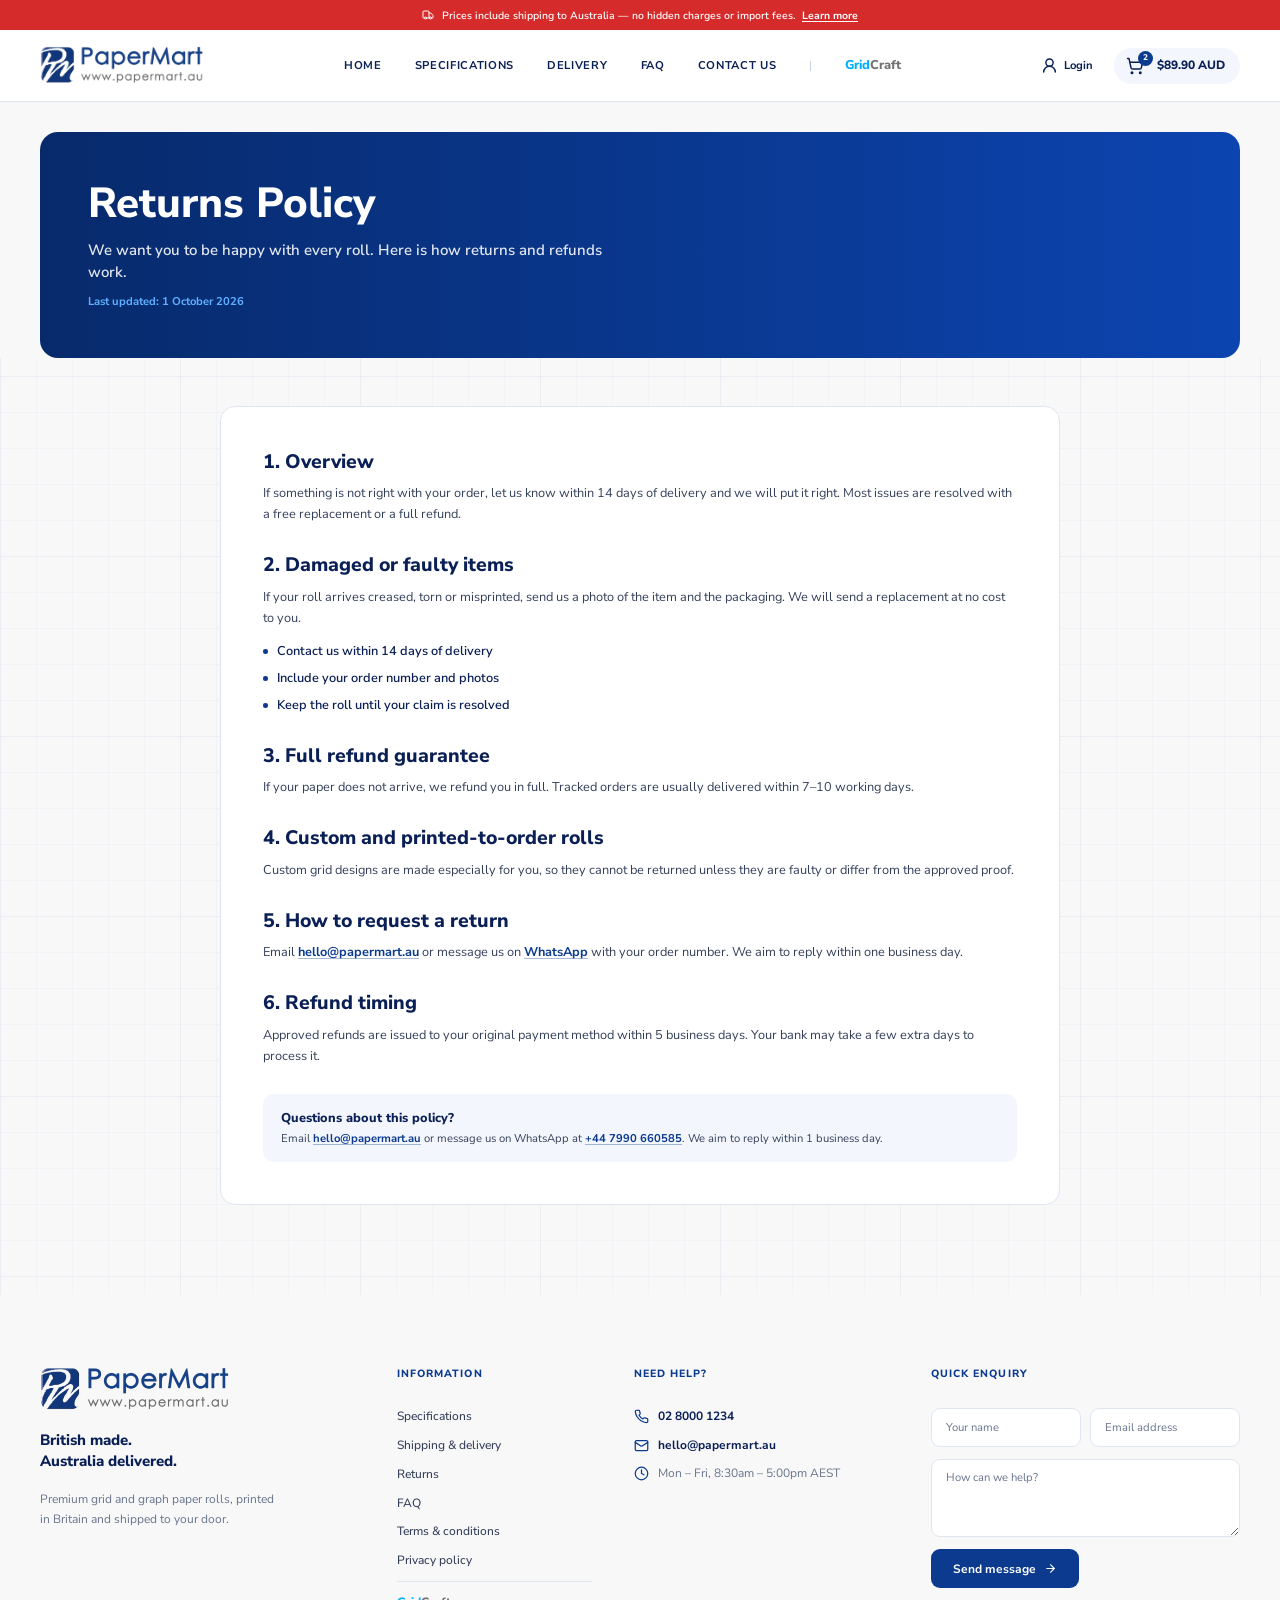
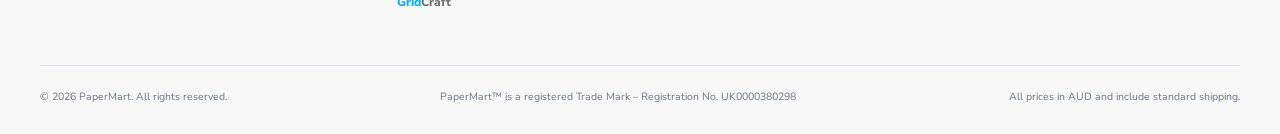
<file: returns.html>
<!DOCTYPE html>
<html lang="en">
<head>
  <meta charset="UTF-8">
  <meta name="viewport" content="width=device-width, initial-scale=1">
  <title>Returns Policy | PaperMart</title>
  <meta name="description" content="How returns and refunds work at PaperMart: free replacements for damaged rolls, a full refund if your paper does not arrive, and refunds within 5 business days.">

  <link rel="preload" href="assets/fonts/nunito-sans-800.woff2" as="font" type="font/woff2" crossorigin>
  <link rel="preload" href="assets/fonts/nunito-sans-400.woff2" as="font" type="font/woff2" crossorigin>

  <link rel="stylesheet" href="css/normalize.css">
  <link rel="stylesheet" href="css/vendor/swiper-bundle.min.css">
  <link rel="stylesheet" href="css/vendor/lenis.css">
  <link rel="stylesheet" href="css/style.css">
  <link rel="stylesheet" href="css/media.css">
</head>
<body>

  <!-- ============ INFO BAR ============ -->
  <div class="info-bar" data-info-bar>
    <div class="info-bar__inner container">
      <span class="icon icon--truck info-bar__icon" aria-hidden="true"></span>
      <p class="info-bar__text">Prices include shipping to Australia — no hidden charges or import fees.</p>
      <a class="info-bar__link" href="delivery.html">Learn more</a>
    </div>
  </div>

  <!-- ============ HEADER ============ -->
  <header class="header">
    <div class="header__inner container">
      <a class="header__logo" href="index.html" aria-label="PaperMart home">
        <img src="assets/images/logo-papermart.png" alt="PaperMart, www.papermart.au" width="219" height="52">
      </a>

      <nav class="nav" id="site-nav" aria-label="Main navigation" data-nav>
        <ul class="nav__list">
          <li class="nav__home"><a class="nav__link" href="index.html">Home</a></li>
          <li><a class="nav__link" href="specifications.html">Specifications</a></li>
          <li><a class="nav__link" href="delivery.html">Delivery</a></li>
          <li><a class="nav__link" href="faq.html">FAQ</a></li>
          <li><a class="nav__link" href="contact.html">Contact us</a></li>
          <li class="nav__sep" aria-hidden="true">|</li>
          <li><a class="nav__link nav__link--gridcraft" href="gridcraft.html"><span><span class="nav__gridcraft-grid">Grid</span>Craft</span></a></li>
        </ul>
        <div class="nav__extra">
          <div class="nav__account">
            <a class="nav__login" href="account.html"><span class="icon icon--user" aria-hidden="true"></span>Login</a>
            <a class="cart nav__cart" href="cart.html" data-cart aria-label="Shopping cart">
              <span class="cart__icon">
                <span class="icon icon--cart" aria-hidden="true"></span>
                <span class="cart__badge" data-cart-count>2</span>
              </span>
              <span class="cart__total" data-cart-total>$89.90 AUD</span>
            </a>
          </div>
          <div class="nav__help">
            <p class="nav__help-title">Need help?</p>
            <ul class="nav__contacts">
              <li><span class="icon icon--whatsapp" aria-hidden="true"></span><a href="https://wa.me/447990660585" target="_blank" rel="noopener">+44 7990 660585 (WhatsApp)</a></li>
              <li><span class="icon icon--phone" aria-hidden="true"></span><a href="tel:+61280001234">02 8000 1234</a></li>
              <li><span class="icon icon--mail" aria-hidden="true"></span><a href="mailto:hello@papermart.au">hello@papermart.au</a></li>
              <li class="nav__hours"><span class="icon icon--clock" aria-hidden="true"></span>Mon – Fri, 8:30am – 5:00pm AEST</li>
            </ul>
          </div>
        </div>
      </nav>

      <div class="header__actions">
        <a class="header__login" href="account.html">
          <span class="icon icon--user" aria-hidden="true"></span>
          Login
        </a>
        <a class="cart" href="cart.html" data-cart aria-label="Shopping cart">
          <span class="cart__icon">
            <span class="icon icon--cart" aria-hidden="true"></span>
            <span class="cart__badge" data-cart-count>2</span>
          </span>
          <span class="cart__total" data-cart-total>$89.90 AUD</span>
        </a>
        <button class="header__menu" type="button" aria-label="Open menu" aria-expanded="false" aria-controls="site-nav" data-menu-toggle>
          <span class="icon icon--menu" aria-hidden="true"></span>
        </button>
      </div>
    </div>
  </header>

  <main>

    <!-- ============ BANNER ============ -->
    <section class="policy-hero" aria-labelledby="policy-title">
      <div class="container">
        <div class="policy-hero__banner">
          <h1 class="policy-hero__title" id="policy-title">Returns Policy</h1>
          <p class="policy-hero__lead">We want you to be happy with every roll. Here is how returns and refunds work.</p>
          <p class="policy-hero__updated">Last updated: <time datetime="2026-10-01">1 October 2026</time></p>
        </div>
      </div>
    </section>

    <!-- Blueprint grid: from below the banner down to the footer -->
    <div class="page-grid">

    <!-- ============ POLICY TEXT ============ -->
    <section class="policy">
      <div class="container">
        <article class="policy__card">
          <section class="policy__section">
            <h2 class="policy__heading">1. Overview</h2>
            <p class="policy__text">If something is not right with your order, let us know within 14 days of delivery and we will put it right. Most issues are resolved with a free replacement or a full refund.</p>
          </section>
          <section class="policy__section">
            <h2 class="policy__heading">2. Damaged or faulty items</h2>
            <p class="policy__text">If your roll arrives creased, torn or misprinted, send us a photo of the item and the packaging. We will send a replacement at no cost to you.</p>
            <ul class="policy__list">
              <li>Contact us within 14 days of delivery</li>
              <li>Include your order number and photos</li>
              <li>Keep the roll until your claim is resolved</li>
            </ul>
          </section>
          <section class="policy__section">
            <h2 class="policy__heading">3. Full refund guarantee</h2>
            <p class="policy__text">If your paper does not arrive, we refund you in full. Tracked orders are usually delivered within 7–10 working days.</p>
          </section>
          <section class="policy__section">
            <h2 class="policy__heading">4. Custom and printed-to-order rolls</h2>
            <p class="policy__text">Custom grid designs are made especially for you, so they cannot be returned unless they are faulty or differ from the approved proof.</p>
          </section>
          <section class="policy__section">
            <h2 class="policy__heading">5. How to request a return</h2>
            <p class="policy__text">Email <a href="mailto:hello@papermart.au">hello@papermart.au</a> or message us on <a href="https://wa.me/447990660585" target="_blank" rel="noopener">WhatsApp</a> with your order number. We aim to reply within one business day.</p>
          </section>
          <section class="policy__section">
            <h2 class="policy__heading">6. Refund timing</h2>
            <p class="policy__text">Approved refunds are issued to your original payment method within 5 business days. Your bank may take a few extra days to process it.</p>
          </section>
          <aside class="policy__note">
            <h2 class="policy__note-title">Questions about this policy?</h2>
            <p class="policy__note-text">Email <a href="mailto:hello@papermart.au">hello@papermart.au</a> or message us on WhatsApp at <a href="https://wa.me/447990660585" target="_blank" rel="noopener">+44 7990 660585</a>. We aim to reply within 1 business day.</p>
          </aside>
        </article>
      </div>
    </section>

    </div>
  </main>

  <!-- ============ FOOTER ============ -->
  <footer class="footer">
    <div class="container">
      <div class="footer__top">
        <div class="footer__brand">
          <a href="index.html" aria-label="PaperMart home">
            <img class="footer__logo" src="assets/images/logo-papermart.png" alt="PaperMart, www.papermart.au" width="253" height="60" loading="lazy">
          </a>
          <p class="footer__tagline">British made.<br>Australia delivered.</p>
          <p class="footer__about">Premium grid and&nbsp;graph paper rolls, printed in&nbsp;Britain and&nbsp;shipped to&nbsp;your door.</p>
        </div>

        <nav class="footer__col" aria-labelledby="footer-info">
          <h3 class="footer__heading" id="footer-info">Information</h3>
          <ul class="footer__links">
            <li><a href="specifications.html">Specifications</a></li>
            <li><a href="delivery.html">Shipping &amp; delivery</a></li>
            <li><a href="returns.html" aria-current="page">Returns</a></li>
            <li><a href="faq.html">FAQ</a></li>
            <li><a href="terms.html">Terms &amp; conditions</a></li>
            <li><a href="privacy.html">Privacy policy</a></li>
            <li class="footer__links-gridcraft"><a class="footer__gridcraft" href="gridcraft.html"><span class="nav__gridcraft-grid">Grid</span>Craft</a></li>
          </ul>
        </nav>

        <div class="footer__col footer__col--help">
          <h3 class="footer__heading">Need help?</h3>
          <ul class="footer__contacts">
            <li><span class="icon icon--phone" aria-hidden="true"></span><a href="tel:+61280001234">02 8000 1234</a></li>
            <li><span class="icon icon--mail" aria-hidden="true"></span><a href="mailto:hello@papermart.au">hello@papermart.au</a></li>
            <li class="footer__hours"><span class="icon icon--clock" aria-hidden="true"></span>Mon – Fri, 8:30am – 5:00pm AEST</li>
          </ul>
        </div>

        <form class="enquiry" data-enquiry-form novalidate>
          <h3 class="footer__heading">Quick enquiry</h3>
          <div class="enquiry__row">
            <div class="field">
              <label class="visually-hidden" for="enq-name">Your name</label>
              <input class="field__input" id="enq-name" name="name" type="text" placeholder="Your name" autocomplete="name" required>
              <span class="field__error" data-error-for="name"></span>
            </div>
            <div class="field">
              <label class="visually-hidden" for="enq-email">Email address</label>
              <input class="field__input" id="enq-email" name="email" type="email" placeholder="Email address" autocomplete="email" required>
              <span class="field__error" data-error-for="email"></span>
            </div>
          </div>
          <div class="field">
            <label class="visually-hidden" for="enq-message">How can we help?</label>
            <textarea class="field__input field__input--textarea" id="enq-message" name="message" placeholder="How can we help?" required></textarea>
            <span class="field__error" data-error-for="message"></span>
          </div>
          <button class="btn btn--primary btn--md" type="submit">
            Send message
            <span class="icon icon--arrow-right" aria-hidden="true"></span>
          </button>
          <p class="enquiry__success" data-enquiry-success role="status" hidden>Thank you! Your message has been sent. We’ll get back to you within 1&nbsp;business day.</p>
        </form>
      </div>

      <div class="footer__bottom">
        <p>© 2026 PaperMart. All rights reserved.</p>
        <p>PaperMart™ is a registered Trade Mark – Registration No. UK0000380298</p>
        <p>All prices in AUD and include standard shipping.</p>
      </div>
    </div>
  </footer>

  <script src="js/vendor/swiper-bundle.min.js" defer></script>
  <script src="js/vendor/lenis.min.js" defer></script>
  <script src="js/main.js" defer></script>
</body>
</html>
</file>
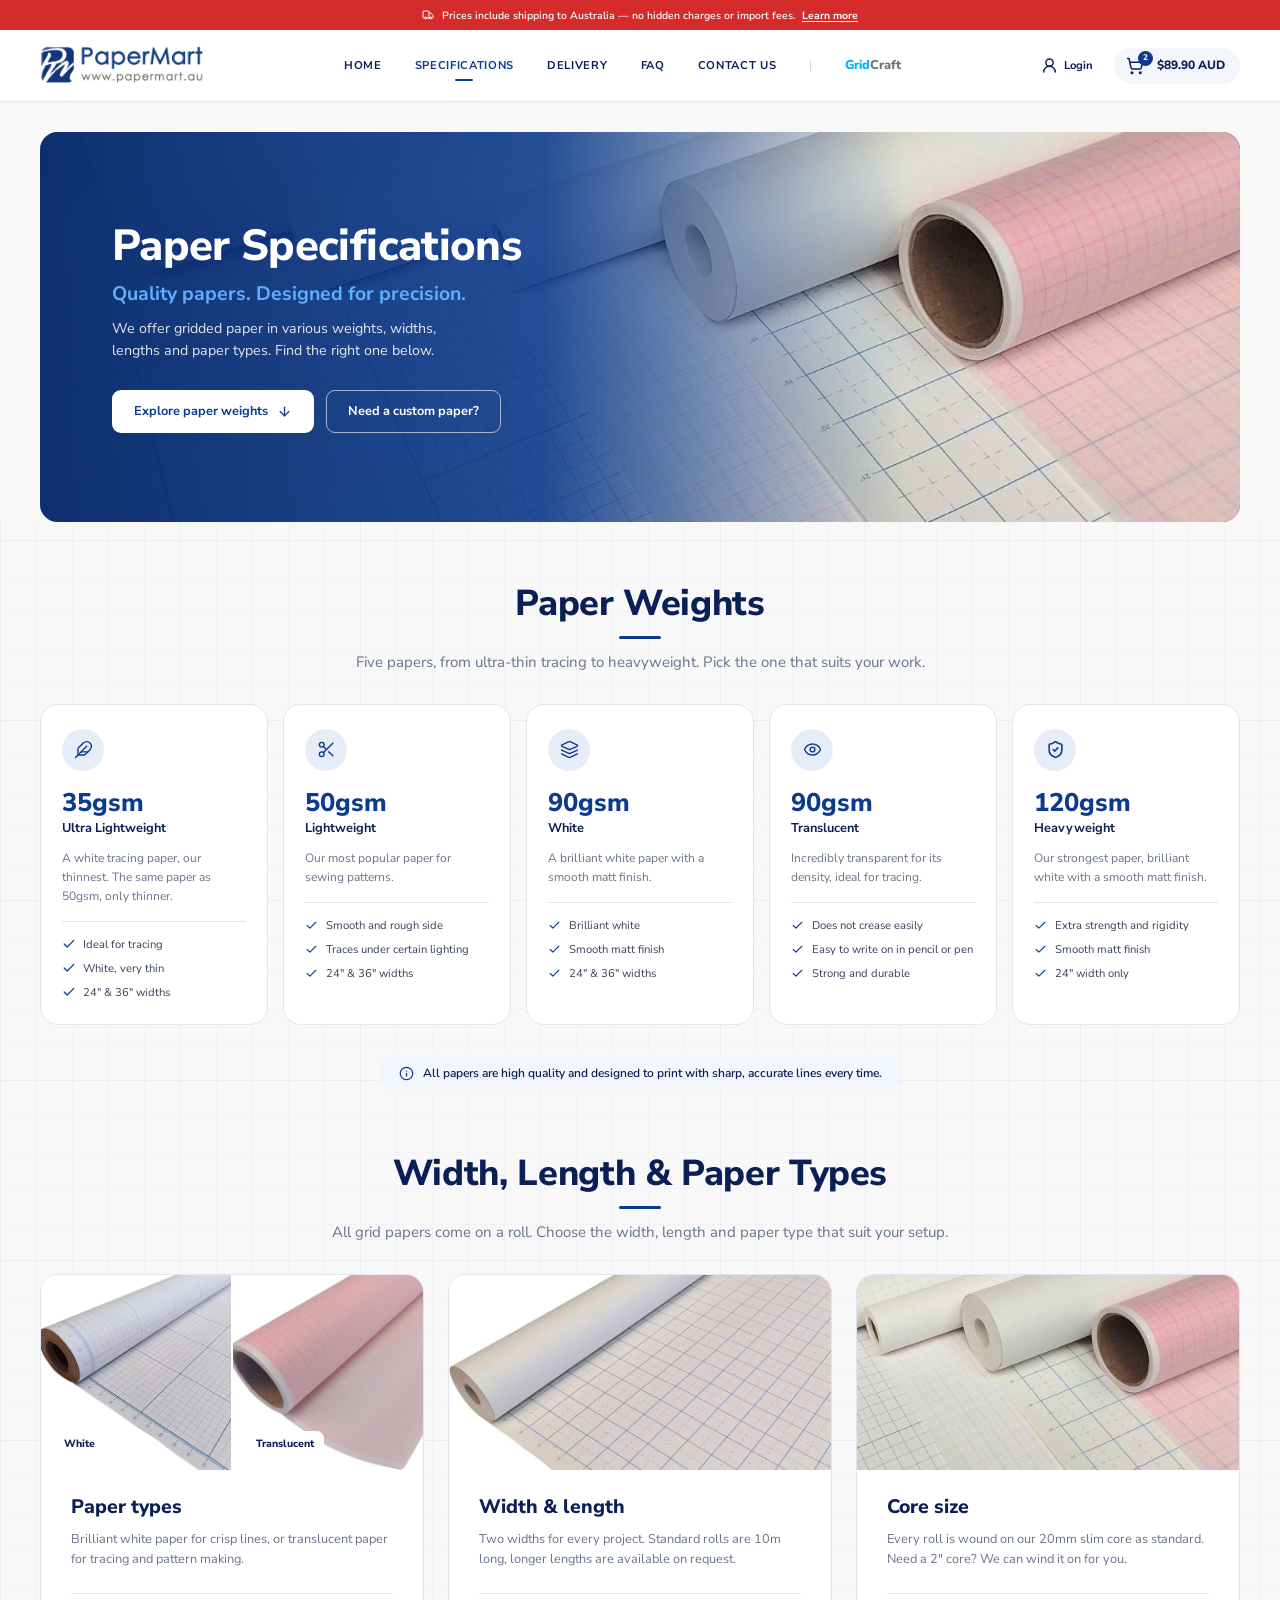
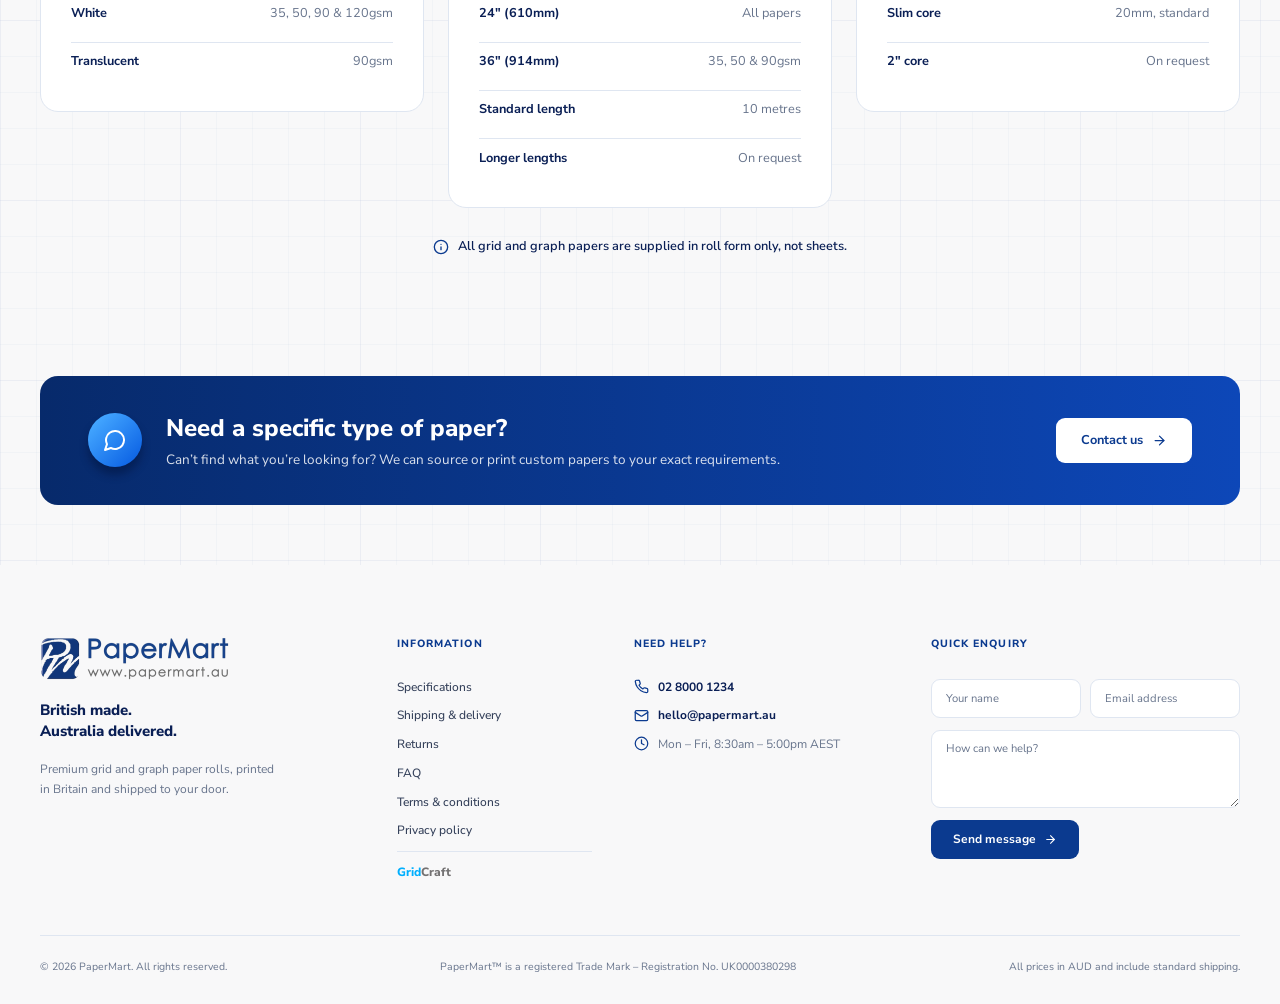
<file: specifications.html>
<!DOCTYPE html>
<html lang="en">
<head>
  <meta charset="UTF-8">
  <meta name="viewport" content="width=device-width, initial-scale=1">
  <title>Paper Specifications | PaperMart</title>
  <meta name="description" content="PaperMart paper specifications: 35, 50, 90 and 120gsm grid papers in white or translucent, 24&quot; and 36&quot; widths, 10m rolls on a 20mm slim core.">

  <link rel="preload" href="assets/fonts/nunito-sans-800.woff2" as="font" type="font/woff2" crossorigin>
  <link rel="preload" href="assets/fonts/nunito-sans-400.woff2" as="font" type="font/woff2" crossorigin>
  <link rel="preload" href="assets/images/spec-rolls.jpg" as="image">

  <link rel="stylesheet" href="css/normalize.css">
  <link rel="stylesheet" href="css/vendor/lenis.css">
  <link rel="stylesheet" href="css/style.css">
  <link rel="stylesheet" href="css/media.css">
</head>
<body>

  <!-- ============ INFO BAR ============ -->
  <div class="info-bar" data-info-bar>
    <div class="info-bar__inner container">
      <span class="icon icon--truck info-bar__icon" aria-hidden="true"></span>
      <p class="info-bar__text">Prices include shipping to Australia — no hidden charges or import fees.</p>
      <a class="info-bar__link" href="delivery.html">Learn more</a>
    </div>
  </div>

  <!-- ============ HEADER ============ -->
  <header class="header">
    <div class="header__inner container">
      <a class="header__logo" href="index.html" aria-label="PaperMart home">
        <img src="assets/images/logo-papermart.png" alt="PaperMart, www.papermart.au" width="219" height="52">
      </a>

      <nav class="nav" id="site-nav" aria-label="Main navigation" data-nav>
        <ul class="nav__list">
          <li class="nav__home"><a class="nav__link" href="index.html">Home</a></li>
          <li><a class="nav__link" href="specifications.html" aria-current="page">Specifications</a></li>
          <li><a class="nav__link" href="delivery.html">Delivery</a></li>
          <li><a class="nav__link" href="faq.html">FAQ</a></li>
          <li><a class="nav__link" href="contact.html">Contact us</a></li>
          <li class="nav__sep" aria-hidden="true">|</li>
          <li><a class="nav__link nav__link--gridcraft" href="gridcraft.html"><span><span class="nav__gridcraft-grid">Grid</span>Craft</span></a></li>
        </ul>
        <div class="nav__extra">
          <div class="nav__account">
            <a class="nav__login" href="account.html"><span class="icon icon--user" aria-hidden="true"></span>Login</a>
            <a class="cart nav__cart" href="cart.html" data-cart aria-label="Shopping cart">
              <span class="cart__icon">
                <span class="icon icon--cart" aria-hidden="true"></span>
                <span class="cart__badge" data-cart-count>2</span>
              </span>
              <span class="cart__total" data-cart-total>$89.90 AUD</span>
            </a>
          </div>
          <div class="nav__help">
            <p class="nav__help-title">Need help?</p>
            <ul class="nav__contacts">
              <li><span class="icon icon--whatsapp" aria-hidden="true"></span><a href="https://wa.me/447990660585" target="_blank" rel="noopener">+44 7990 660585 (WhatsApp)</a></li>
              <li><span class="icon icon--phone" aria-hidden="true"></span><a href="tel:+61280001234">02 8000 1234</a></li>
              <li><span class="icon icon--mail" aria-hidden="true"></span><a href="mailto:hello@papermart.au">hello@papermart.au</a></li>
              <li class="nav__hours"><span class="icon icon--clock" aria-hidden="true"></span>Mon – Fri, 8:30am – 5:00pm AEST</li>
            </ul>
          </div>
        </div>
      </nav>

      <div class="header__actions">
        <a class="header__login" href="account.html">
          <span class="icon icon--user" aria-hidden="true"></span>
          Login
        </a>
        <a class="cart" href="cart.html" data-cart aria-label="Shopping cart">
          <span class="cart__icon">
            <span class="icon icon--cart" aria-hidden="true"></span>
            <span class="cart__badge" data-cart-count>2</span>
          </span>
          <span class="cart__total" data-cart-total>$89.90 AUD</span>
        </a>
        <button class="header__menu" type="button" aria-label="Open menu" aria-expanded="false" aria-controls="site-nav" data-menu-toggle>
          <span class="icon icon--menu" aria-hidden="true"></span>
        </button>
      </div>
    </div>
  </header>

  <main>

    <!-- ============ SPECIFICATIONS HERO ============ -->
    <section class="page-hero specifications-hero" aria-labelledby="specifications-title">
      <div class="page-hero__banner container">
        <img class="page-hero__image" src="assets/images/spec-rolls.jpg" alt="" width="1577" height="1200">
        <div class="page-hero__content">
          <h1 class="specifications-hero__title" id="specifications-title">Paper Specifications</h1>
          <p class="specifications-hero__tagline">Quality papers. Designed for precision.</p>
          <p class="specifications-hero__text">We offer gridded paper in various weights, widths, <br>lengths and paper types. Find the right one below.</p>
          <div class="specifications-hero__actions">
            <a class="btn btn--white btn--xl" href="#paper-weights">
              Explore paper weights
              <span class="icon icon--arrow-down" aria-hidden="true"></span>
            </a>
            <a class="btn btn--ghost btn--xl" href="contact.html#contact-form">Need a custom paper?</a>
          </div>
        </div>
      </div>
    </section>

    <!-- Blueprint grid: from below the banner down to the footer -->
    <div class="page-grid">

    <!-- ============ PAPER WEIGHTS ============ -->
    <section class="paper-weights" id="paper-weights" aria-labelledby="paper-weights-title">
      <div class="container">
        <header class="section-title section-title--md">
          <h2 class="section-title__heading" id="paper-weights-title">Paper Weights</h2>
          <p class="section-title__text">Five papers, from ultra-thin tracing to heavyweight. Pick the one that suits your work.</p>
        </header>

        <ul class="paper-weights__grid">
          <li class="paper-weight-card">
            <span class="paper-weight-card__icon"><span class="icon icon--feather" aria-hidden="true"></span></span>
            <h3 class="paper-weight-card__heading">
              <span class="paper-weight-card__weight">35gsm</span>
              <span class="paper-weight-card__name">Ultra Lightweight</span>
            </h3>
            <p class="paper-weight-card__description">A white tracing paper, our thinnest. The same paper as 50gsm, only thinner.</p>
            <ul class="check-list paper-weight-card__features">
                <li>Ideal for tracing</li>
                <li>White, very thin</li>
                <li>24&quot; &amp; 36&quot; widths</li>
            </ul>
          </li>
          <li class="paper-weight-card">
            <span class="paper-weight-card__icon"><span class="icon icon--scissors" aria-hidden="true"></span></span>
            <h3 class="paper-weight-card__heading">
              <span class="paper-weight-card__weight">50gsm</span>
              <span class="paper-weight-card__name">Lightweight</span>
            </h3>
            <p class="paper-weight-card__description">Our most popular paper for sewing patterns.</p>
            <ul class="check-list paper-weight-card__features">
                <li>Smooth and rough side</li>
                <li>Traces under certain lighting</li>
                <li>24&quot; &amp; 36&quot; widths</li>
            </ul>
          </li>
          <li class="paper-weight-card">
            <span class="paper-weight-card__icon"><span class="icon icon--layers" aria-hidden="true"></span></span>
            <h3 class="paper-weight-card__heading">
              <span class="paper-weight-card__weight">90gsm</span>
              <span class="paper-weight-card__name">White</span>
            </h3>
            <p class="paper-weight-card__description">A brilliant white paper with a smooth matt finish.</p>
            <ul class="check-list paper-weight-card__features">
                <li>Brilliant white</li>
                <li>Smooth matt finish</li>
                <li>24&quot; &amp; 36&quot; widths</li>
            </ul>
          </li>
          <li class="paper-weight-card">
            <span class="paper-weight-card__icon"><span class="icon icon--eye" aria-hidden="true"></span></span>
            <h3 class="paper-weight-card__heading">
              <span class="paper-weight-card__weight">90gsm</span>
              <span class="paper-weight-card__name">Translucent</span>
            </h3>
            <p class="paper-weight-card__description">Incredibly transparent for its density, ideal for tracing.</p>
            <ul class="check-list paper-weight-card__features">
                <li>Does not crease easily</li>
                <li>Easy to write on in pencil or pen</li>
                <li>Strong and durable</li>
            </ul>
          </li>
          <li class="paper-weight-card">
            <span class="paper-weight-card__icon"><span class="icon icon--shield-check" aria-hidden="true"></span></span>
            <h3 class="paper-weight-card__heading">
              <span class="paper-weight-card__weight">120gsm</span>
              <span class="paper-weight-card__name">Heavyweight</span>
            </h3>
            <p class="paper-weight-card__description">Our strongest paper, brilliant white with a smooth matt finish.</p>
            <ul class="check-list paper-weight-card__features">
                <li>Extra strength and rigidity</li>
                <li>Smooth matt finish</li>
                <li>24&quot; width only</li>
            </ul>
          </li>
        </ul>

        <p class="info-note">
          <span class="icon icon--info info-note__icon" aria-hidden="true"></span>
          <span class="info-note__text">All papers are high quality and designed to print with sharp, accurate lines every time.</span>
        </p>
      </div>
    </section>

    <!-- ============ WIDTH, LENGTH & PAPER TYPES ============ -->
    <section class="paper-details" aria-labelledby="paper-details-title">
      <div class="container">
        <header class="section-title section-title--md">
          <h2 class="section-title__heading" id="paper-details-title">Width, Length &amp; Paper Types</h2>
          <p class="section-title__text">All grid papers come on a roll. Choose the width, length and paper type that suit your setup.</p>
        </header>

        <div class="specifications-grid">
          <article class="spec-card">
            <div class="spec-card__image spec-card__image--split">
              <figure class="spec-card__swatch">
                <img src="assets/images/paper-white.jpg" alt="Roll of white grid paper with blue lines" width="800" height="800" loading="lazy">
                <figcaption class="spec-card__tag">White</figcaption>
              </figure>
              <figure class="spec-card__swatch">
                <img src="assets/images/paper-translucent.jpg" alt="Roll of translucent grid paper with red lines" width="800" height="800" loading="lazy">
                <figcaption class="spec-card__tag">Translucent</figcaption>
              </figure>
            </div>
            <div class="spec-card__content">
              <h3 class="spec-card__title">Paper types</h3>
              <p class="spec-card__description">Brilliant white paper for crisp lines, or translucent paper for tracing and pattern making.</p>
              <dl class="spec-card__rows">
              <div class="spec-row"><dt class="spec-row__label">White</dt><dd class="spec-row__value">35, 50, 90 &amp; 120gsm</dd></div>
              <div class="spec-row"><dt class="spec-row__label">Translucent</dt><dd class="spec-row__value">90gsm</dd></div>
              </dl>
            </div>
          </article>
          <article class="spec-card">
            <div class="spec-card__image">
              <img src="assets/images/roll-width.jpg" alt="Grid paper roll unrolled to show its width" width="800" height="800" loading="lazy">
            </div>
            <div class="spec-card__content">
              <h3 class="spec-card__title">Width &amp; length</h3>
              <p class="spec-card__description">Two widths for every project. Standard rolls are 10m long, longer lengths are available on request.</p>
              <dl class="spec-card__rows">
              <div class="spec-row"><dt class="spec-row__label">24&quot; (610mm)</dt><dd class="spec-row__value">All papers</dd></div>
              <div class="spec-row"><dt class="spec-row__label">36&quot; (914mm)</dt><dd class="spec-row__value">35, 50 &amp; 90gsm</dd></div>
              <div class="spec-row"><dt class="spec-row__label">Standard length</dt><dd class="spec-row__value">10 metres</dd></div>
              <div class="spec-row"><dt class="spec-row__label">Longer lengths</dt><dd class="spec-row__value">On request</dd></div>
              </dl>
            </div>
          </article>
          <article class="spec-card">
            <div class="spec-card__image spec-card__image--core">
              <img src="assets/images/spec-rolls.jpg" alt="Grid paper rolls showing the slim cardboard core" width="1577" height="1200" loading="lazy">
            </div>
            <div class="spec-card__content">
              <h3 class="spec-card__title">Core size</h3>
              <p class="spec-card__description">Every roll is wound on our 20mm slim core as standard. Need a 2&quot; core? We can wind it on for you.</p>
              <dl class="spec-card__rows">
              <div class="spec-row"><dt class="spec-row__label">Slim core</dt><dd class="spec-row__value">20mm, standard</dd></div>
              <div class="spec-row"><dt class="spec-row__label">2&quot; core</dt><dd class="spec-row__value">On request</dd></div>
              </dl>
            </div>
          </article>
        </div>

        <p class="info-note info-note--plain">
          <span class="icon icon--info info-note__icon" aria-hidden="true"></span>
          <span class="info-note__text">All grid and graph papers are supplied in roll form only, not sheets.</span>
        </p>
      </div>
    </section>

    <!-- ============ CUSTOM PAPER CTA ============ -->
    <section class="paper-contact-cta" aria-labelledby="paper-cta-title">
      <div class="container">
        <div class="paper-contact-cta__panel">
          <span class="icon-circle paper-contact-cta__icon"><span class="icon icon--message-circle" aria-hidden="true"></span></span>
          <div class="paper-contact-cta__content">
            <h2 class="paper-contact-cta__title" id="paper-cta-title">Need a specific type of paper?</h2>
            <p class="paper-contact-cta__text">Can’t find what you’re looking for? We can source or print custom papers to your exact requirements.</p>
          </div>
          <a class="btn btn--white btn--lg paper-contact-cta__button" href="contact.html">Contact us<span class="icon icon--arrow-right" aria-hidden="true"></span></a>
        </div>
      </div>
    </section>

    </div>
  </main>

  <!-- ============ FOOTER ============ -->
  <footer class="footer">
    <div class="container">
      <div class="footer__top">
        <div class="footer__brand">
          <a href="index.html" aria-label="PaperMart home">
            <img class="footer__logo" src="assets/images/logo-papermart.png" alt="PaperMart, www.papermart.au" width="253" height="60" loading="lazy">
          </a>
          <p class="footer__tagline">British made.<br>Australia delivered.</p>
          <p class="footer__about">Premium grid and&nbsp;graph paper rolls, printed in&nbsp;Britain and&nbsp;shipped to&nbsp;your door.</p>
        </div>

        <nav class="footer__col" aria-labelledby="footer-info">
          <h3 class="footer__heading" id="footer-info">Information</h3>
          <ul class="footer__links">
            <li><a href="specifications.html">Specifications</a></li>
            <li><a href="delivery.html">Shipping &amp; delivery</a></li>
            <li><a href="returns.html">Returns</a></li>
            <li><a href="faq.html">FAQ</a></li>
            <li><a href="terms.html">Terms &amp; conditions</a></li>
            <li><a href="privacy.html">Privacy policy</a></li>
            <li class="footer__links-gridcraft"><a class="footer__gridcraft" href="gridcraft.html"><span class="nav__gridcraft-grid">Grid</span>Craft</a></li>
          </ul>
        </nav>

        <div class="footer__col footer__col--help">
          <h3 class="footer__heading">Need help?</h3>
          <ul class="footer__contacts">
            <li><span class="icon icon--phone" aria-hidden="true"></span><a href="tel:+61280001234">02 8000 1234</a></li>
            <li><span class="icon icon--mail" aria-hidden="true"></span><a href="mailto:hello@papermart.au">hello@papermart.au</a></li>
            <li class="footer__hours"><span class="icon icon--clock" aria-hidden="true"></span>Mon – Fri, 8:30am – 5:00pm AEST</li>
          </ul>
        </div>

        <form class="enquiry" data-enquiry-form novalidate>
          <h3 class="footer__heading">Quick enquiry</h3>
          <div class="enquiry__row">
            <div class="field">
              <label class="visually-hidden" for="enq-name">Your name</label>
              <input class="field__input" id="enq-name" name="name" type="text" placeholder="Your name" autocomplete="name" required>
              <span class="field__error" data-error-for="name"></span>
            </div>
            <div class="field">
              <label class="visually-hidden" for="enq-email">Email address</label>
              <input class="field__input" id="enq-email" name="email" type="email" placeholder="Email address" autocomplete="email" required>
              <span class="field__error" data-error-for="email"></span>
            </div>
          </div>
          <div class="field">
            <label class="visually-hidden" for="enq-message">How can we help?</label>
            <textarea class="field__input field__input--textarea" id="enq-message" name="message" placeholder="How can we help?" required></textarea>
            <span class="field__error" data-error-for="message"></span>
          </div>
          <button class="btn btn--primary btn--md" type="submit">
            Send message
            <span class="icon icon--arrow-right" aria-hidden="true"></span>
          </button>
          <p class="enquiry__success" data-enquiry-success role="status" hidden>Thank you! Your message has been sent. We’ll get back to you within 1&nbsp;business day.</p>
        </form>
      </div>

      <div class="footer__bottom">
        <p>© 2026 PaperMart. All rights reserved.</p>
        <p>PaperMart™ is a registered Trade Mark – Registration No. UK0000380298</p>
        <p>All prices in AUD and include standard shipping.</p>
      </div>
    </div>
  </footer>

  <script src="js/vendor/lenis.min.js" defer></script>
  <script src="js/main.js" defer></script>
</body>
</html>
</file>
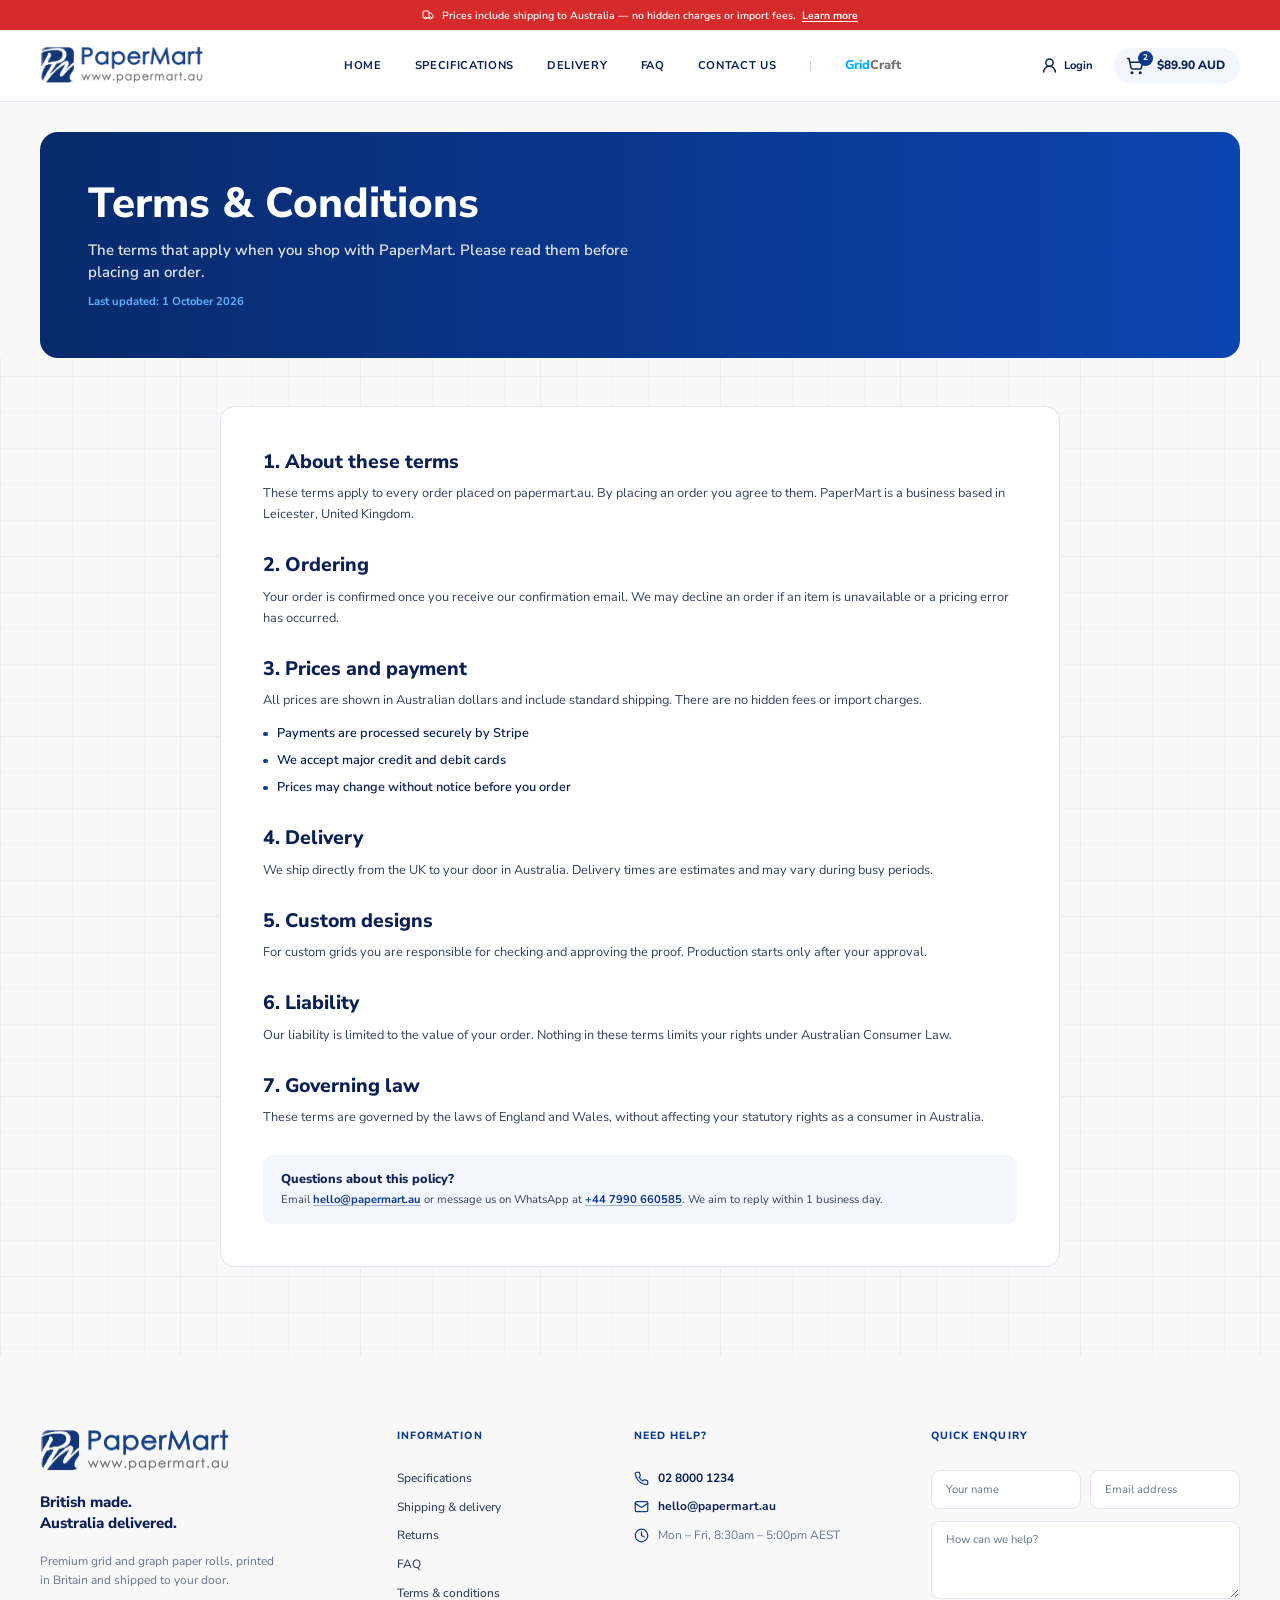
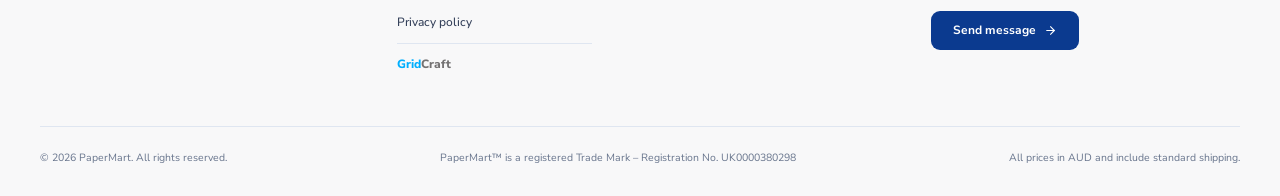
<file: terms.html>
<!DOCTYPE html>
<html lang="en">
<head>
  <meta charset="UTF-8">
  <meta name="viewport" content="width=device-width, initial-scale=1">
  <title>Terms &amp; Conditions | PaperMart</title>
  <meta name="description" content="The terms that apply when you shop with PaperMart: ordering, prices and payment, delivery to Australia, custom designs, liability and governing law.">

  <link rel="preload" href="assets/fonts/nunito-sans-800.woff2" as="font" type="font/woff2" crossorigin>
  <link rel="preload" href="assets/fonts/nunito-sans-400.woff2" as="font" type="font/woff2" crossorigin>

  <link rel="stylesheet" href="css/normalize.css">
  <link rel="stylesheet" href="css/vendor/swiper-bundle.min.css">
  <link rel="stylesheet" href="css/vendor/lenis.css">
  <link rel="stylesheet" href="css/style.css">
  <link rel="stylesheet" href="css/media.css">
</head>
<body>

  <!-- ============ INFO BAR ============ -->
  <div class="info-bar" data-info-bar>
    <div class="info-bar__inner container">
      <span class="icon icon--truck info-bar__icon" aria-hidden="true"></span>
      <p class="info-bar__text">Prices include shipping to Australia — no hidden charges or import fees.</p>
      <a class="info-bar__link" href="delivery.html">Learn more</a>
    </div>
  </div>

  <!-- ============ HEADER ============ -->
  <header class="header">
    <div class="header__inner container">
      <a class="header__logo" href="index.html" aria-label="PaperMart home">
        <img src="assets/images/logo-papermart.png" alt="PaperMart, www.papermart.au" width="219" height="52">
      </a>

      <nav class="nav" id="site-nav" aria-label="Main navigation" data-nav>
        <ul class="nav__list">
          <li class="nav__home"><a class="nav__link" href="index.html">Home</a></li>
          <li><a class="nav__link" href="specifications.html">Specifications</a></li>
          <li><a class="nav__link" href="delivery.html">Delivery</a></li>
          <li><a class="nav__link" href="faq.html">FAQ</a></li>
          <li><a class="nav__link" href="contact.html">Contact us</a></li>
          <li class="nav__sep" aria-hidden="true">|</li>
          <li><a class="nav__link nav__link--gridcraft" href="gridcraft.html"><span><span class="nav__gridcraft-grid">Grid</span>Craft</span></a></li>
        </ul>
        <div class="nav__extra">
          <div class="nav__account">
            <a class="nav__login" href="account.html"><span class="icon icon--user" aria-hidden="true"></span>Login</a>
            <a class="cart nav__cart" href="cart.html" data-cart aria-label="Shopping cart">
              <span class="cart__icon">
                <span class="icon icon--cart" aria-hidden="true"></span>
                <span class="cart__badge" data-cart-count>2</span>
              </span>
              <span class="cart__total" data-cart-total>$89.90 AUD</span>
            </a>
          </div>
          <div class="nav__help">
            <p class="nav__help-title">Need help?</p>
            <ul class="nav__contacts">
              <li><span class="icon icon--whatsapp" aria-hidden="true"></span><a href="https://wa.me/447990660585" target="_blank" rel="noopener">+44 7990 660585 (WhatsApp)</a></li>
              <li><span class="icon icon--phone" aria-hidden="true"></span><a href="tel:+61280001234">02 8000 1234</a></li>
              <li><span class="icon icon--mail" aria-hidden="true"></span><a href="mailto:hello@papermart.au">hello@papermart.au</a></li>
              <li class="nav__hours"><span class="icon icon--clock" aria-hidden="true"></span>Mon – Fri, 8:30am – 5:00pm AEST</li>
            </ul>
          </div>
        </div>
      </nav>

      <div class="header__actions">
        <a class="header__login" href="account.html">
          <span class="icon icon--user" aria-hidden="true"></span>
          Login
        </a>
        <a class="cart" href="cart.html" data-cart aria-label="Shopping cart">
          <span class="cart__icon">
            <span class="icon icon--cart" aria-hidden="true"></span>
            <span class="cart__badge" data-cart-count>2</span>
          </span>
          <span class="cart__total" data-cart-total>$89.90 AUD</span>
        </a>
        <button class="header__menu" type="button" aria-label="Open menu" aria-expanded="false" aria-controls="site-nav" data-menu-toggle>
          <span class="icon icon--menu" aria-hidden="true"></span>
        </button>
      </div>
    </div>
  </header>

  <main>

    <!-- ============ BANNER ============ -->
    <section class="policy-hero" aria-labelledby="policy-title">
      <div class="container">
        <div class="policy-hero__banner">
          <h1 class="policy-hero__title" id="policy-title">Terms &amp; Conditions</h1>
          <p class="policy-hero__lead">The terms that apply when you shop with PaperMart. Please read them before placing an order.</p>
          <p class="policy-hero__updated">Last updated: <time datetime="2026-10-01">1 October 2026</time></p>
        </div>
      </div>
    </section>

    <!-- Blueprint grid: from below the banner down to the footer -->
    <div class="page-grid">

    <!-- ============ TERMS TEXT ============ -->
    <section class="policy">
      <div class="container">
        <article class="policy__card">
          <section class="policy__section">
            <h2 class="policy__heading">1. About these terms</h2>
            <p class="policy__text">These terms apply to every order placed on papermart.au. By placing an order you agree to them. PaperMart is a business based in Leicester, United Kingdom.</p>
          </section>
          <section class="policy__section">
            <h2 class="policy__heading">2. Ordering</h2>
            <p class="policy__text">Your order is confirmed once you receive our confirmation email. We may decline an order if an item is unavailable or a pricing error has occurred.</p>
          </section>
          <section class="policy__section">
            <h2 class="policy__heading">3. Prices and payment</h2>
            <p class="policy__text">All prices are shown in Australian dollars and include standard shipping. There are no hidden fees or import charges.</p>
            <ul class="policy__list">
              <li>Payments are processed securely by Stripe</li>
              <li>We accept major credit and debit cards</li>
              <li>Prices may change without notice before you order</li>
            </ul>
          </section>
          <section class="policy__section">
            <h2 class="policy__heading">4. Delivery</h2>
            <p class="policy__text">We ship directly from the UK to your door in Australia. Delivery times are estimates and may vary during busy periods.</p>
          </section>
          <section class="policy__section">
            <h2 class="policy__heading">5. Custom designs</h2>
            <p class="policy__text">For custom grids you are responsible for checking and approving the proof. Production starts only after your approval.</p>
          </section>
          <section class="policy__section">
            <h2 class="policy__heading">6. Liability</h2>
            <p class="policy__text">Our liability is limited to the value of your order. Nothing in these terms limits your rights under Australian Consumer Law.</p>
          </section>
          <section class="policy__section">
            <h2 class="policy__heading">7. Governing law</h2>
            <p class="policy__text">These terms are governed by the laws of England and Wales, without affecting your statutory rights as a consumer in Australia.</p>
          </section>
          <aside class="policy__note">
            <h2 class="policy__note-title">Questions about this policy?</h2>
            <p class="policy__note-text">Email <a href="mailto:hello@papermart.au">hello@papermart.au</a> or message us on WhatsApp at <a href="https://wa.me/447990660585" target="_blank" rel="noopener">+44 7990 660585</a>. We aim to reply within 1 business day.</p>
          </aside>
        </article>
      </div>
    </section>

    </div>
  </main>

  <!-- ============ FOOTER ============ -->
  <footer class="footer">
    <div class="container">
      <div class="footer__top">
        <div class="footer__brand">
          <a href="index.html" aria-label="PaperMart home">
            <img class="footer__logo" src="assets/images/logo-papermart.png" alt="PaperMart, www.papermart.au" width="253" height="60" loading="lazy">
          </a>
          <p class="footer__tagline">British made.<br>Australia delivered.</p>
          <p class="footer__about">Premium grid and&nbsp;graph paper rolls, printed in&nbsp;Britain and&nbsp;shipped to&nbsp;your door.</p>
        </div>

        <nav class="footer__col" aria-labelledby="footer-info">
          <h3 class="footer__heading" id="footer-info">Information</h3>
          <ul class="footer__links">
            <li><a href="specifications.html">Specifications</a></li>
            <li><a href="delivery.html">Shipping &amp; delivery</a></li>
            <li><a href="returns.html">Returns</a></li>
            <li><a href="faq.html">FAQ</a></li>
            <li><a href="terms.html" aria-current="page">Terms &amp; conditions</a></li>
            <li><a href="privacy.html">Privacy policy</a></li>
            <li class="footer__links-gridcraft"><a class="footer__gridcraft" href="gridcraft.html"><span class="nav__gridcraft-grid">Grid</span>Craft</a></li>
          </ul>
        </nav>

        <div class="footer__col footer__col--help">
          <h3 class="footer__heading">Need help?</h3>
          <ul class="footer__contacts">
            <li><span class="icon icon--phone" aria-hidden="true"></span><a href="tel:+61280001234">02 8000 1234</a></li>
            <li><span class="icon icon--mail" aria-hidden="true"></span><a href="mailto:hello@papermart.au">hello@papermart.au</a></li>
            <li class="footer__hours"><span class="icon icon--clock" aria-hidden="true"></span>Mon – Fri, 8:30am – 5:00pm AEST</li>
          </ul>
        </div>

        <form class="enquiry" data-enquiry-form novalidate>
          <h3 class="footer__heading">Quick enquiry</h3>
          <div class="enquiry__row">
            <div class="field">
              <label class="visually-hidden" for="enq-name">Your name</label>
              <input class="field__input" id="enq-name" name="name" type="text" placeholder="Your name" autocomplete="name" required>
              <span class="field__error" data-error-for="name"></span>
            </div>
            <div class="field">
              <label class="visually-hidden" for="enq-email">Email address</label>
              <input class="field__input" id="enq-email" name="email" type="email" placeholder="Email address" autocomplete="email" required>
              <span class="field__error" data-error-for="email"></span>
            </div>
          </div>
          <div class="field">
            <label class="visually-hidden" for="enq-message">How can we help?</label>
            <textarea class="field__input field__input--textarea" id="enq-message" name="message" placeholder="How can we help?" required></textarea>
            <span class="field__error" data-error-for="message"></span>
          </div>
          <button class="btn btn--primary btn--md" type="submit">
            Send message
            <span class="icon icon--arrow-right" aria-hidden="true"></span>
          </button>
          <p class="enquiry__success" data-enquiry-success role="status" hidden>Thank you! Your message has been sent. We’ll get back to you within 1&nbsp;business day.</p>
        </form>
      </div>

      <div class="footer__bottom">
        <p>© 2026 PaperMart. All rights reserved.</p>
        <p>PaperMart™ is a registered Trade Mark – Registration No. UK0000380298</p>
        <p>All prices in AUD and include standard shipping.</p>
      </div>
    </div>
  </footer>

  <script src="js/vendor/swiper-bundle.min.js" defer></script>
  <script src="js/vendor/lenis.min.js" defer></script>
  <script src="js/main.js" defer></script>
</body>
</html>
</file>
<file: css/vendor/lenis.css>
html.lenis,
html.lenis body {
  height: auto;
}

.lenis.lenis-smooth {
  scroll-behavior: auto !important;
}

.lenis.lenis-smooth [data-lenis-prevent] {
  overscroll-behavior: contain;
}

.lenis.lenis-stopped {
  overflow: hidden;
}

.lenis.lenis-smooth iframe {
  pointer-events: none;
}
</file>
<file: css/style.css>
/* =========================================================
   PaperMart — desktop styles (1920px Figma layout)
   ========================================================= */

/* ---------- Fonts ---------- */
@font-face { font-family: "Nunito Sans"; src: url("../assets/fonts/nunito-sans-400.woff2") format("woff2"); font-weight: 400; font-style: normal; font-display: swap; }
@font-face { font-family: "Nunito Sans"; src: url("../assets/fonts/nunito-sans-500.woff2") format("woff2"); font-weight: 500; font-style: normal; font-display: swap; }
@font-face { font-family: "Nunito Sans"; src: url("../assets/fonts/nunito-sans-600.woff2") format("woff2"); font-weight: 600; font-style: normal; font-display: swap; }
@font-face { font-family: "Nunito Sans"; src: url("../assets/fonts/nunito-sans-700.woff2") format("woff2"); font-weight: 700; font-style: normal; font-display: swap; }
@font-face { font-family: "Nunito Sans"; src: url("../assets/fonts/nunito-sans-800.woff2") format("woff2"); font-weight: 800; font-style: normal; font-display: swap; }

/* ---------- Tokens ---------- */
:root {
  --c-primary: #0b3a8f;
  --c-primary-dark: #072a6b;
  --c-navy: #0a1f55;
  --c-text: #34405a;
  --c-muted: #67748c;
  --c-tint: #f3f6fc;
  --c-tint-2: #e6edf9;
  --c-border: #dfe6f1;
  --c-checkbox: #c5d0e2;
  --c-bg: #f8f8f9;
  --c-white: #ffffff;
  --c-green: #178a4c;
  --c-green-tint: #e7f5ee;
  --c-star: #f5a524;
  --c-star-off: #d9dfea;
  --c-dot: #c9d3e3;
  --c-accent: #5fb0ff;
  --c-bright: #1e7bff;
  --c-announcement: #d62b2b;
  --c-gridcraft-blue: #00affe; /* GridCraft wordmark (hero slide): "Grid" */
  --c-gridcraft-grey: #737172; /* "Craft" */

  --font: "Nunito Sans", system-ui, sans-serif;
  --container: 1600px;
  --radius-sm: 12px;
  --radius-md: 20px;
  --radius-lg: 24px;
  --header-h: 96px;
  --ease: cubic-bezier(.22, 1, .36, 1);

  --grad-azure: linear-gradient(135deg, #43a6ff 0%, #0f66e6 100%);
  --shadow-icon: 0 10px 24px rgba(3, 15, 51, .45);
  --grad-azure-icon: linear-gradient(135deg, #43a6ff 14.286%, #0f66e6 85.714%);
  --shadow-icon-sm: 0 8px 10px rgba(5, 26, 77, .3);
  --c-required: #e03a3a;
}

/* ---------- Base ---------- */
html { scroll-behavior: smooth; scroll-padding-top: var(--header-h); }
html.lenis { scroll-behavior: auto; } /* Lenis does the smoothing; native smooth scroll would fight it */
main { overflow-x: clip; } /* AOS fade-left/right start 100px off to the side: no sideways scroll */
body {
  font-family: var(--font);
  font-size: 16px;
  line-height: 1.4;
  color: var(--c-text);
  background: var(--c-bg);
  -webkit-font-smoothing: antialiased;
}
img { display: block; max-width: 100%; }
a { color: inherit; text-decoration: none; }
ul { margin: 0; padding: 0; list-style: none; }
h1, h2, h3, h4, p { margin: 0; }
button { font: inherit; cursor: pointer; }
fieldset { margin: 0; padding: 0; border: 0; min-width: 0; }
legend { padding: 0; }

:focus-visible { outline: 2px solid var(--c-bright); outline-offset: 3px; border-radius: 4px; }

.container { width: 100%; max-width: var(--container); margin-inline: auto; }

.visually-hidden {
  position: absolute; width: 1px; height: 1px; margin: -1px; padding: 0;
  overflow: hidden; clip: rect(0 0 0 0); white-space: nowrap; border: 0;
}

/* ---------- Icons (SVG files used as masks, coloured via currentColor) ---------- */
.icon {
  --icon-size: 24px;
  display: inline-block;
  flex-shrink: 0;
  width: var(--icon-size);
  height: var(--icon-size);
  background-color: currentColor;
  -webkit-mask: var(--icon) center / contain no-repeat;
          mask: var(--icon) center / contain no-repeat;
}
.icon--user { --icon: url("../assets/icons/user.svg"); }
.icon--cart { --icon: url("../assets/icons/cart.svg"); }
.icon--chevron-left { --icon: url("../assets/icons/chevron-left.svg"); }
.icon--chevron-right { --icon: url("../assets/icons/chevron-right.svg"); }
.icon--chevron-up { --icon: url("../assets/icons/chevron-up.svg"); }
.icon--chevron-down { --icon: url("../assets/icons/chevron-down.svg"); }
.icon--arrow-right { --icon: url("../assets/icons/arrow-right.svg"); }
.icon--arrow-down { --icon: url("../assets/icons/arrow-down.svg"); }
.icon--check { --icon: url("../assets/icons/check.svg"); }
.icon--truck { --icon: url("../assets/icons/truck.svg"); }
.icon--dollar { --icon: url("../assets/icons/dollar.svg"); }
.icon--shield-check { --icon: url("../assets/icons/shield-check.svg"); }
.icon--lock { --icon: url("../assets/icons/lock.svg"); }
.icon--award { --icon: url("../assets/icons/award.svg"); }
.icon--factory { --icon: url("../assets/icons/factory.svg"); }
.icon--headphones { --icon: url("../assets/icons/headphones.svg"); }
.icon--sliders { --icon: url("../assets/icons/sliders.svg"); }
.icon--grid { --icon: url("../assets/icons/grid.svg"); }
.icon--phone { --icon: url("../assets/icons/phone.svg"); }
.icon--mail { --icon: url("../assets/icons/mail.svg"); }
.icon--clock { --icon: url("../assets/icons/clock.svg"); }
.icon--rocket { --icon: url("../assets/icons/rocket.svg"); }
.icon--message-circle { --icon: url("../assets/icons/message-circle.svg"); }
.icon--ruler { --icon: url("../assets/icons/ruler.svg"); }
.icon--help-circle { --icon: url("../assets/icons/help-circle.svg"); }
.icon--send { --icon: url("../assets/icons/send.svg"); }
.icon--refresh { --icon: url("../assets/icons/refresh.svg"); }
.icon--whatsapp { --icon: url("../assets/icons/whatsapp.svg"); }
.icon--info { --icon: url("../assets/icons/info.svg"); }
.icon--package { --icon: url("../assets/icons/package.svg"); }
.icon--store { --icon: url("../assets/icons/store.svg"); }
.icon--resize { --icon: url("../assets/icons/resize.svg"); }
.icon--palette { --icon: url("../assets/icons/palette.svg"); }
.icon--map-pin { --icon: url("../assets/icons/map-pin.svg"); }
.icon--tag { --icon: url("../assets/icons/tag.svg"); }
.icon--rotate-ccw { --icon: url("../assets/icons/rotate-ccw.svg"); }
.icon--feather { --icon: url("../assets/icons/feather.svg"); }
.icon--scissors { --icon: url("../assets/icons/scissors.svg"); }
.icon--layers { --icon: url("../assets/icons/layers.svg"); }
.icon--eye { --icon: url("../assets/icons/eye.svg"); }
.icon--arrow-left { --icon: url("../assets/icons/arrow-left.svg"); }
.icon--minus { --icon: url("../assets/icons/minus.svg"); }
.icon--plus { --icon: url("../assets/icons/plus.svg"); }
.icon--pencil { --icon: url("../assets/icons/pencil.svg"); }
.icon--close { --icon: url("../assets/icons/close.svg"); }
.icon--receipt { --icon: url("../assets/icons/receipt.svg"); }
.icon--menu { --icon: url("../assets/icons/menu.svg"); }

/* ---------- Buttons ---------- */
.btn {
  display: inline-flex;
  align-items: center;
  justify-content: center;
  gap: 10px;
  height: 50px;
  padding: 0 24px;
  border: 1.5px solid transparent;
  border-radius: var(--radius-sm);
  font-size: 16px;
  font-weight: 700;
  line-height: 1;
  white-space: nowrap;
  transition: background-color .3s var(--ease), color .3s var(--ease), border-color .3s var(--ease);
}
.btn .icon { --icon-size: 18px; transition: transform .4s var(--ease); }
.btn:hover .icon--arrow-right { transform: translateX(3px); }
.btn:hover .icon--arrow-down { transform: translateY(3px); }
.btn:active { transform: translateY(1px); }

.btn--primary { background: var(--c-primary); color: var(--c-white); }
.btn--primary:hover { background: var(--c-primary-dark); }

.btn--outline { background: var(--c-white); color: var(--c-primary); border-color: var(--c-primary); }
.btn--outline:hover { background: var(--c-tint); }

.btn--white { background: var(--c-white); color: var(--c-primary); }
.btn--white:hover { background: var(--c-tint); }

.btn--md { height: 52px; padding: 0 28px; }
.btn--lg { height: 60px; padding: 0 40px; gap: 12px; font-size: 17px; }
.btn--lg .icon { --icon-size: 20px; }
.btn--xl { height: 58px; padding: 0 28px; gap: 12px; font-size: 17px; }
.btn--xl .icon { --icon-size: 20px; }

.btn--ghost { background: transparent; color: var(--c-white); border-color: rgba(255, 255, 255, .6); }
.btn--ghost:hover { background: rgba(255, 255, 255, .1); border-color: var(--c-white); }

.link-arrow {
  display: inline-flex;
  align-items: center;
  gap: 8px;
  font-size: 15px;
  font-weight: 800;
  color: var(--c-primary);
}
.link-arrow .icon { --icon-size: 18px; transition: transform .4s var(--ease); }
.link-arrow:hover .icon { transform: translateX(3px); }

/* =========================================================
   ANNOUNCEMENT BAR (above the header; hidden by main.js when it has no text)
   ========================================================= */
.info-bar { background: var(--c-announcement); color: var(--c-white); }
.info-bar__inner { position: relative; display: flex; align-items: center; justify-content: center; gap: 10px; height: 40px; }
.info-bar__icon { --icon-size: 16px; }
.info-bar__text { font-size: 14px; font-weight: 600; line-height: 20px; }
.info-bar__link { font-size: 14px; font-weight: 700; line-height: 20px; color: var(--c-white); text-decoration: underline; text-underline-offset: 2px; transition: opacity .3s var(--ease); }
.info-bar__link:hover { opacity: .8; }

/* =========================================================
   HEADER
   ========================================================= */
.header {
  position: sticky;
  top: 0;
  z-index: 100;
  background: var(--c-white);
  border-bottom: 1px solid var(--c-border);
}
.header__inner {
  display: flex;
  align-items: center;
  justify-content: space-between;
  height: calc(var(--header-h) - 1px);
}
.header__logo img { width: 219px; height: 52px; object-fit: contain; object-position: left center; }

.nav__list { display: flex; align-items: center; gap: 44px; }
.nav__link {
  position: relative;
  display: block;
  padding-bottom: 11px;
  margin-bottom: -11px;
  font-size: 15px;
  font-weight: 700;
  line-height: 20px;
  letter-spacing: .06em;
  text-transform: uppercase;
  color: var(--c-navy);
  transition: color .3s var(--ease);
}
.nav__link::after {
  content: "";
  position: absolute;
  left: 50%;
  bottom: 0;
  width: 24px;
  height: 3px;
  border-radius: 2px;
  background: var(--c-primary);
  transform: translateX(-50%) scaleX(0);
  transition: transform .4s var(--ease);
}
.nav__link:hover, .nav__link[aria-current="page"] { color: var(--c-primary); }
.nav__link:hover::after, .nav__link[aria-current="page"]::after { transform: translateX(-50%) scaleX(1); }
/* GridCraft: a separate product line, set apart by a divider and its two-tone wordmark colours */
.nav__sep { font-size: 15px; font-weight: 400; line-height: 20px; color: var(--c-checkbox); user-select: none; }
.nav__link--gridcraft,
.nav__link--gridcraft:hover,
.nav__link--gridcraft[aria-current="page"] { font-size: 17px; font-weight: 800; letter-spacing: 0; text-transform: none; color: var(--c-gridcraft-grey); }
.nav__link--gridcraft::after { background: var(--c-gridcraft-blue); }
.nav__gridcraft-grid { color: var(--c-gridcraft-blue); }
.nav__home[hidden] { display: none; } /* "Home" is hidden on the homepage itself */

.header__actions { display: flex; align-items: center; gap: 28px; }
.header__login {
  display: inline-flex;
  align-items: center;
  gap: 8px;
  font-size: 15px;
  font-weight: 700;
  line-height: 20px;
  color: var(--c-navy);
}
.header__login .icon { --icon-size: 22px; }
.header__login:hover { color: var(--c-primary); }

.cart {
  display: inline-flex;
  align-items: center;
  gap: 12px;
  height: 48px;
  padding: 0 20px 0 16px;
  border-radius: 999px;
  background: var(--c-tint);
  color: var(--c-navy);
  transition: background-color .3s var(--ease);
}
.cart:hover { background: var(--c-tint-2); }
.cart__icon { position: relative; display: block; width: 30px; height: 28px; }
.cart__icon .icon { position: absolute; left: 0; top: 3px; }
.cart__badge {
  position: absolute;
  top: -6px;
  left: 16px;
  display: grid;
  place-items: center;
  min-width: 20px;
  height: 20px;
  padding: 0 5px;
  border-radius: 10px;
  background: var(--c-primary);
  color: var(--c-white);
  font-size: 11px;
  font-weight: 800;
  line-height: 1;
}
.cart__badge[data-empty] { display: none; }
.cart__total { font-size: 16px; font-weight: 800; line-height: 22px; font-variant-numeric: tabular-nums; }

/* Menu toggle + menu-only items: used when the nav collapses (tablet, see media.css) */
.header__menu {
  display: none;
  place-items: center;
  width: 48px;
  height: 48px;
  padding: 0;
  border: 0;
  border-radius: 50%;
  background: var(--c-primary);
  color: var(--c-white);
  transition: background-color .3s var(--ease);
}
.header__menu:hover { background: var(--c-primary-dark); }
.header__menu .icon { --icon-size: 22px; }
.header.is-menu-open .header__menu .icon { --icon: url("../assets/icons/close.svg"); }
.nav__extra { display: none; }

/* =========================================================
   HERO SLIDER
   ========================================================= */
.hero { padding: 40px 0; background: var(--c-bg); }
.hero__inner { position: relative; }
.hero__slider { height: 640px; border-radius: var(--radius-lg); overflow: hidden; }

.hero-slide { position: relative; height: 640px; overflow: hidden; }
.hero-slide__image { width: 100%; height: 100%; object-fit: cover; }
.hero-slide__link { display: block; height: 100%; }
.hero-card { display: none; } /* mobile replacements for the banner slides, see media.css */

.hero-slide--intro::after {
  content: "";
  position: absolute;
  inset: 0;
  background: linear-gradient(90deg, rgba(7, 42, 107, .97) 0%, rgba(11, 58, 143, .88) 42%, rgba(11, 58, 143, 0) 72%);
  pointer-events: none;
}
.hero-slide__content {
  position: absolute;
  z-index: 1;
  left: 96px;
  top: 50%;
  transform: translateY(-50%);
  color: var(--c-white);
}
.hero-slide__title {
  font-size: 64px;
  font-weight: 800;
  line-height: 72px;
  letter-spacing: -.015em;
}
.hero-slide__accent { color: var(--c-accent); }
.hero-slide__text {
  margin-top: 20px;
  font-size: 22px;
  font-weight: 600;
  line-height: 30px;
  color: rgba(255, 255, 255, .9);
}
.hero-slide__points { display: flex; gap: 28px; margin-top: 28px; }
.hero-slide__point {
  display: flex;
  align-items: center;
  gap: 8px;
  font-size: 17px;
  font-weight: 700;
  line-height: 23px;
}
.hero-slide__check {
  display: grid;
  place-items: center;
  width: 24px;
  height: 24px;
  border-radius: 50%;
  background: var(--c-bright);
}
.hero-slide__check .icon { --icon-size: 14px; color: var(--c-white); }
.hero-slide__btn { margin-top: 40px; height: 60px; padding: 0 32px; gap: 12px; font-size: 17px; }
.hero-slide__btn .icon { --icon-size: 20px; }

.slider-arrow {
  position: absolute;
  z-index: 5;
  top: 292px; /* 320px slider centre − 28px */
  display: grid;
  place-items: center;
  width: 56px;
  height: 56px;
  padding: 0;
  border: 1px solid var(--c-border);
  border-radius: 50%;
  background: var(--c-white);
  color: var(--c-navy);
  transition: background-color .3s var(--ease), color .3s var(--ease);
}
.slider-arrow .icon { --icon-size: 24px; }
.slider-arrow:hover { background: var(--c-primary); border-color: var(--c-primary); color: var(--c-white); }
.slider-arrow--prev { left: -28px; }
.slider-arrow--next { right: -28px; }
.slider-arrow.swiper-button-disabled { opacity: .4; cursor: default; }

.hero__pagination {
  display: flex;
  justify-content: center;
  align-items: center;
  gap: 10px;
  height: 10px;
  margin-top: 28px;
}
.hero__pagination .swiper-pagination-bullet {
  width: 10px;
  height: 10px;
  margin: 0 !important;
  border-radius: 5px;
  background: var(--c-dot);
  opacity: 1;
  transition: width .4s var(--ease), background-color .4s var(--ease);
}
.hero__pagination .swiper-pagination-bullet-active { width: 32px; background: var(--c-primary); }

/* =========================================================
   TRUST BAR
   ========================================================= */
.trust {
  padding: 48px 0;
  background: linear-gradient(90deg, #082b70 0%, #0c44b0 50%, #082b70 100%);
  color: var(--c-white);
}
.trust__list { display: flex; align-items: center; min-height: 80px; }
.trust-item {
  position: relative;
  flex: 1 1 0;
  display: flex;
  align-items: center;
  gap: 20px;
  padding: 0 32px;
}
.trust-item:first-child { padding-left: 0; }
.trust-item:last-child { padding-right: 0; }
.trust-item + .trust-item::before {
  content: "";
  position: absolute;
  left: 0;
  top: 50%;
  width: 1px;
  height: 80px;
  transform: translateY(-50%);
  background: rgba(255, 255, 255, .22);
}
.trust-item__icon {
  display: grid;
  place-items: center;
  flex-shrink: 0;
  width: 72px;
  height: 72px;
  border-radius: 50%;
  background: var(--grad-azure);
  box-shadow: var(--shadow-icon);
}
.trust-item__icon .icon { --icon-size: 34px; color: var(--c-white); }
.trust-item__text { display: flex; flex-direction: column; gap: 4px; }
.trust-item__title { font-size: 18px; font-weight: 800; line-height: 24px; }
.trust-item__desc { font-size: 15px; line-height: 21px; color: rgba(255, 255, 255, .85); }

/* =========================================================
   SECTION TITLE
   ========================================================= */
.section-title {
  display: flex;
  flex-direction: column;
  align-items: center;
  gap: 14px;
  max-width: 820px;
  margin: 0 auto;
  text-align: center;
}
.section-title__heading {
  font-size: 52px;
  font-weight: 800;
  line-height: 62px;
  letter-spacing: -.01em;
  color: var(--c-navy);
}
.section-title__heading::after {
  content: "";
  display: block;
  width: 56px;
  height: 4px;
  margin: 14px auto 0;
  border-radius: 2px;
  background: var(--c-primary);
}
.section-title__text { font-size: 20px; line-height: 32px; color: var(--c-muted); }
.section-title--md { max-width: none; }
.section-title--md .section-title__heading { font-size: 48px; line-height: 58px; }

/* =========================================================
   CATALOG
   ========================================================= */
/* 48px blueprint grid: one continuous background on every page, from below the banner
   (or header) down to the footer. Shifted down half a cell so it opens with vertical
   lines, the same way it ends at the footer. Sections inside stay transparent. */
.page-grid { background: var(--c-bg) url("../assets/images/grid-pattern.svg") 0 24px / 240px 240px repeat; }
.catalog { padding: 64px 0 80px; }
.catalog__body { display: flex; align-items: flex-start; gap: 48px; margin-top: 40px; }
.catalog__sidebar { display: flex; flex-direction: column; gap: 24px; flex: 0 0 320px; }
.catalog__products { display: flex; flex-direction: column; gap: 28px; flex: 1 1 auto; min-width: 0; }

/* ---------- Filters ---------- */
.filters {
  padding: 28px 28px 12px;
  border: 1px solid var(--c-border);
  border-radius: var(--radius-md);
  background: var(--c-white);
}
.filters__header {
  display: flex;
  align-items: center;
  justify-content: space-between;
  padding-bottom: 20px;
}
.filters__title {
  display: flex;
  align-items: center;
  gap: 10px;
  font-size: 22px;
  font-weight: 800;
  line-height: 30px;
  color: var(--c-navy);
}
.filters__title .icon { --icon-size: 22px; }
.filters__clear {
  padding: 0;
  border: 0;
  background: none;
  font-size: 15px;
  font-weight: 700;
  line-height: 20px;
  color: var(--c-primary);
}
.filters__clear:hover { text-decoration: underline; text-underline-offset: 3px; }

/* Drawer-only parts (shown ≤1279px, see media.css) */
.filters-toggle {
  display: none;
  align-items: center;
  gap: 10px;
  height: 48px;
  padding: 0 20px 0 18px;
  border: 1px solid var(--c-border);
  border-radius: var(--radius-sm);
  background: var(--c-white);
  font-family: inherit;
  font-size: 15px;
  font-weight: 700;
  line-height: 20px;
  color: var(--c-navy);
  transition: border-color .3s var(--ease);
}
.filters-toggle .icon { --icon-size: 22px; }
.filters-toggle:hover { border-color: var(--c-primary); }
.filters__close,
.filters__footer,
.filters-backdrop { display: none; }

.filter-group { padding: 20px 0; border-top: 1px solid var(--c-border); }
.filter-group__legend { display: block; width: 100%; float: left; }
.filter-group__toggle {
  display: flex;
  align-items: center;
  justify-content: space-between;
  width: 100%;
  padding: 0;
  border: 0;
  background: none;
  font-size: 17px;
  font-weight: 800;
  line-height: 23px;
  color: var(--c-navy);
  text-align: left;
}
.filter-group__toggle .icon { --icon-size: 20px; transition: transform .3s var(--ease); }
.filter-group__toggle[aria-expanded="false"] .icon { transform: rotate(180deg); }
.filter-group__options {
  clear: both;
  display: flex;
  flex-direction: column;
  gap: 14px;
  padding-top: 16px;
}
.filter-group__options[hidden] { display: none; }

.checkbox { display: flex; align-items: center; gap: 12px; cursor: pointer; }
.checkbox__input { position: absolute; opacity: 0; width: 1px; height: 1px; }
.checkbox__box {
  display: grid;
  place-items: center;
  flex-shrink: 0;
  width: 22px;
  height: 22px;
  border: 1.5px solid var(--c-checkbox);
  border-radius: 6px;
  background: var(--c-white);
  transition: background-color .2s var(--ease), border-color .2s var(--ease);
}
.checkbox__box::after {
  content: "";
  width: 14px;
  height: 14px;
  background: var(--c-white);
  -webkit-mask: url("../assets/icons/check.svg") center / contain no-repeat;
          mask: url("../assets/icons/check.svg") center / contain no-repeat;
  opacity: 0;
}
.checkbox:hover .checkbox__box { border-color: var(--c-primary); }
.checkbox__input:checked + .checkbox__box { background: var(--c-primary); border-color: var(--c-primary); }
.checkbox__input:checked + .checkbox__box::after { opacity: 1; }
.checkbox__input:focus-visible + .checkbox__box { outline: 2px solid var(--c-bright); outline-offset: 2px; }
.checkbox__label { flex: 1; font-size: 16px; font-weight: 500; line-height: 22px; color: var(--c-navy); }
.checkbox__input:checked ~ .checkbox__label { font-weight: 700; }
.checkbox__count { font-size: 14px; font-weight: 600; line-height: 19px; color: var(--c-muted); }

/* ---------- Sidebar cards ---------- */
.sidebar-card { border-radius: var(--radius-md); }

.sidebar-card--help {
  display: flex;
  flex-direction: column;
  align-items: flex-start;
  gap: 12px;
  padding: 28px;
  background: var(--c-tint);
}
.sidebar-card__icon { --icon-size: 28px; color: var(--c-primary); }
.sidebar-card__title { font-size: 18px; font-weight: 800; line-height: 24px; color: var(--c-navy); }
.sidebar-card__text { font-size: 15px; line-height: 23px; color: var(--c-muted); }

.sidebar-card--delivery {
  overflow: hidden;
  border: 1px solid var(--c-border);
  background: var(--c-white);
}
.delivery-card__head {
  display: flex;
  flex-direction: column;
  gap: 10px;
  padding: 28px 28px 24px;
  background: var(--c-primary);
  color: var(--c-white);
}
.delivery-card__head-icon { --icon-size: 28px; }
.delivery-card__title { font-size: 19px; font-weight: 800; line-height: 25px; }
.delivery-card__text { font-size: 15px; line-height: 22px; color: rgba(255, 255, 255, .85); }

.delivery-option { display: flex; flex-direction: column; gap: 12px; padding: 24px 28px; --opt: var(--c-primary); --opt-bg: var(--c-tint-2); }
.delivery-option + .delivery-option { border-top: 1px solid var(--c-border); }
.delivery-option--express { --opt: var(--c-green); --opt-bg: var(--c-green-tint); }
.delivery-option__head { display: flex; align-items: center; gap: 14px; }
.delivery-option__icon {
  display: grid;
  place-items: center;
  flex-shrink: 0;
  width: 48px;
  height: 48px;
  border-radius: 50%;
  background: var(--opt-bg);
  color: var(--opt);
}
.delivery-option__icon .icon { --icon-size: 22px; }
.delivery-option__title { font-size: 18px; font-weight: 800; line-height: 25px; color: var(--c-navy); }
.delivery-option--express .delivery-option__title { color: var(--c-green); }
.delivery-option__time { margin-top: 2px; font-size: 14px; font-weight: 700; line-height: 19px; color: var(--c-navy); }

.check-list { display: flex; flex-direction: column; gap: 12px; }
.check-list li {
  display: flex;
  align-items: center;
  gap: 10px;
  font-size: 15px;
  line-height: 20px;
  color: var(--c-text);
}
.check-list li::before {
  content: "";
  flex-shrink: 0;
  width: 16px;
  height: 16px;
  background: var(--opt, var(--c-primary));
  -webkit-mask: url("../assets/icons/check.svg") center / contain no-repeat;
          mask: url("../assets/icons/check.svg") center / contain no-repeat;
}
.check-list--lg { gap: 14px; }
.check-list--lg li { gap: 12px; font-size: 17px; line-height: 23px; }
.check-list--lg li::before { width: 20px; height: 20px; }

/* ---------- Toolbar ---------- */
.catalog__toolbar { position: relative; z-index: 5; display: flex; align-items: center; justify-content: space-between; } /* above the cards, so the sort menu opens over them */
.catalog__status { font-size: 16px; line-height: 22px; color: var(--c-muted); }

.sort {
  position: relative;
  display: inline-flex;
  align-items: center;
  gap: 10px;
  height: 48px;
  padding: 0 16px 0 20px;
  border: 1px solid var(--c-border);
  border-radius: var(--radius-sm);
  background: var(--c-white);
  cursor: pointer;
}
.sort__label { font-size: 15px; line-height: 20px; color: var(--c-muted); }
.sort__chevron { --icon-size: 18px; color: var(--c-navy); pointer-events: none; }

/* ---------- Product grid & card ---------- */
.product-grid { display: grid; grid-template-columns: repeat(3, minmax(0, 1fr)); gap: 28px; }

.product-card {
  display: flex;
  flex-direction: column;
  min-height: 620px;
  overflow: hidden;
  border: 1px solid var(--c-border);
  border-radius: var(--radius-md);
  background: var(--c-white);
  transition: border-color .4s var(--ease), transform .6s var(--ease);
}
.product-card:hover { border-color: #b9c8e2; transform: translateY(-2px); }
/* keep the hover lift once AOS has animated the card in (AOS sets its own transform) */
.product-card[hidden] { display: none; }
/* Cards revealed by "View more products" (delay set per card in main.js) */
.product-card.is-revealed { animation: card-reveal .6s cubic-bezier(.22, .61, .36, 1) backwards; }
@keyframes card-reveal { from { opacity: 0; } to { opacity: 1; } }
@media (prefers-reduced-motion: reduce) { .product-card.is-revealed { animation: none; } }

.product-card__media {
  flex: 0 0 340px;
  height: 340px;
  overflow: hidden;
  border-bottom: 1px solid var(--c-border);
  background: var(--c-white);
}
.product-card__media img { width: 100%; height: 100%; object-fit: cover; transition: transform .8s var(--ease); }
.product-card:hover .product-card__media img { transform: scale(1.03); }

.product-card__body { display: flex; flex-direction: column; gap: 10px; flex: 1; padding: 24px; }
.product-card__title { min-height: 48px; font-size: 18px; font-weight: 800; line-height: 24px; color: var(--c-navy); }
.product-card__text { font-size: 15px; line-height: 23px; color: var(--c-muted); }
.product-card__delivery {
  display: flex;
  align-items: center;
  gap: 6px;
  font-size: 13px;
  font-weight: 700;
  line-height: 18px;
  color: var(--c-green);
}
.product-card__delivery .icon { --icon-size: 16px; }
.product-card__btn { width: 100%; margin-top: auto; }

.product-card__media--custom { display: grid; place-items: center; background: var(--c-tint); }
.product-card__custom-icon { --icon-size: 96px; --icon: url("../assets/icons/grid-thin.svg"); color: var(--c-primary); }

/* Rating */
.rating { display: flex; align-items: center; height: 19px; font-size: 14px; line-height: 19px; }
.rating__stars {
  width: 87px; /* 5 stars × 15px + 4 gaps × 3px */
  height: 15px;
  background: linear-gradient(90deg, var(--c-star) calc(var(--rating, 0) * 18px), var(--c-star-off) 0);
  -webkit-mask: url("../assets/icons/star-slot.svg") 0 0 / 18px 15px repeat-x;
          mask: url("../assets/icons/star-slot.svg") 0 0 / 18px 15px repeat-x;
}
.rating__value { margin-left: 8px; font-weight: 800; color: var(--c-navy); }
.rating__value--muted { font-weight: 600; color: var(--c-muted); }
.rating__count { margin-left: 4px; color: var(--c-muted); }

/* Price */
.price { display: flex; align-items: baseline; gap: 6px; padding-top: 4px; }
.price__from, .price__currency { font-size: 14px; font-weight: 700; line-height: 19px; color: var(--c-muted); }
.price__value { font-size: 26px; font-weight: 800; line-height: 35px; color: var(--c-navy); font-variant-numeric: tabular-nums; }

.catalog__empty { padding: 40px; text-align: center; font-size: 17px; color: var(--c-muted); }
.catalog__more { display: flex; justify-content: center; padding-top: 32px; }
.catalog__more[hidden] { display: none; }

/* =========================================================
   FOOTER
   ========================================================= */
.footer { padding: 96px 0 40px; background: var(--c-bg); }
.footer__top { display: flex; gap: 56px; }
.footer__brand { display: flex; flex-direction: column; gap: 24px; flex: 0 0 420px; }
.footer__logo { width: 253px; height: 60px; object-fit: contain; object-position: left center; }
.footer__tagline { font-size: 20px; font-weight: 800; line-height: 28px; color: var(--c-navy); }
.footer__about { max-width: 340px; font-size: 16px; line-height: 26px; color: var(--c-muted); }

.footer__col { display: flex; flex-direction: column; gap: 36px; flex: 0 0 260px; }
.footer__col--help { flex-basis: 340px; }
.footer__heading {
  font-size: 14px;
  font-weight: 800;
  line-height: 19px;
  letter-spacing: .1em;
  text-transform: uppercase;
  color: var(--c-primary);
}
.footer__links { display: flex; flex-direction: column; gap: 16px; }
.footer__links a { font-size: 16px; font-weight: 500; line-height: 22px; color: var(--c-text); transition: color .3s var(--ease); }
.footer__links a:hover { color: var(--c-primary); }
/* GridCraft: separate product line, set off by a divider, in its wordmark colours */
.footer__links-gridcraft { padding-top: 16px; border-top: 1px solid var(--c-border); }
.footer__links .footer__gridcraft { font-weight: 800; color: var(--c-gridcraft-grey); transition: opacity .3s var(--ease); }
.footer__links .footer__gridcraft:hover { color: var(--c-gridcraft-grey); opacity: .8; }

.footer__contacts { display: flex; flex-direction: column; gap: 16px; }
.footer__contacts li { display: flex; align-items: center; gap: 12px; font-size: 16px; line-height: 22px; }
.footer__contacts .icon { --icon-size: 20px; color: var(--c-primary); }
.footer__contacts a { font-weight: 700; color: var(--c-navy); }
.footer__contacts a:hover { color: var(--c-primary); }
.footer__hours { color: var(--c-muted); }

.footer__bottom {
  display: flex;
  justify-content: space-between;
  gap: 24px;
  margin-top: 72px;
  padding-top: 32px;
  border-top: 1px solid var(--c-border);
  font-size: 14px;
  line-height: 19px;
  color: var(--c-muted);
}

/* ---------- Quick enquiry form ---------- */
.enquiry { display: flex; flex-direction: column; align-items: flex-start; gap: 16px; flex: 1 1 auto; }
.enquiry .footer__heading { margin-bottom: 20px; }
.enquiry__row { display: flex; gap: 12px; width: 100%; }
.enquiry__row .field { flex: 1; }
.field { position: relative; width: 100%; }
.field__input {
  display: block;
  width: 100%;
  height: 52px;
  padding: 0 18px;
  border: 1px solid var(--c-border);
  border-radius: var(--radius-sm);
  background: var(--c-white);
  font-family: inherit;
  font-size: 15px;
  color: var(--c-navy);
  transition: border-color .2s var(--ease);
}
.field__input::placeholder { color: var(--c-muted); opacity: 1; }
.field__input:hover { border-color: var(--c-checkbox); }
.field__input:focus { outline: none; border-color: var(--c-primary); }
.field__input--textarea { height: 104px; padding: 16px 18px; resize: vertical; }
.field.is-invalid .field__input { border-color: #d64545; }
.field__error { display: block; margin-top: 6px; font-size: 13px; line-height: 17px; color: #d64545; }
.field__error:empty { display: none; }
.enquiry__success,
.contact-form__success {
  padding: 12px 16px;
  border-radius: var(--radius-sm);
  background: var(--c-green-tint);
  font-size: 15px;
  font-weight: 600;
  line-height: 21px;
  color: var(--c-green);
}

/* =========================================================
   CONTACT PAGE
   ========================================================= */

/* ---------- Shared: gradient icon circle ---------- */
.icon-circle {
  --circle: 52px;
  display: grid;
  place-items: center;
  flex-shrink: 0;
  width: var(--circle);
  height: var(--circle);
  border-radius: 50%;
  background: var(--grad-azure-icon);
  box-shadow: var(--shadow-icon-sm);
  color: var(--c-white);
}

/* ---------- Form fields (large variant + label + select) ---------- */
.field__label {
  display: block;
  margin-bottom: 10px;
  font-size: 15px;
  font-weight: 700;
  line-height: 20px;
  color: var(--c-navy);
}
.field__required { color: var(--c-required); }

.field__input--lg {
  height: 60px;
  padding: 0 20px;
  border-width: 1.5px;
  font-size: 16px;
  line-height: 22px;
}
.field__select { appearance: none; -webkit-appearance: none; padding-right: 52px; cursor: pointer; }
.field__select:invalid { color: var(--c-muted); }
.field__select option { color: var(--c-navy); }
.field__chevron {
  --icon-size: 20px;
  position: absolute;
  top: 50px; /* label 20 + gap 10 + (60 − 20) / 2 */
  right: 21.5px;
  color: var(--c-muted);
  pointer-events: none;
}
.field.is-invalid .checkbox__box { border-color: #d64545; }

/* ---------- Inner page hero banner (shared by Contact, FAQ, Delivery) ---------- */
.page-hero { padding-top: 40px; background: var(--c-bg); }
.page-hero__banner {
  position: relative;
  display: flex;
  align-items: center;
  height: 520px;
  padding-left: 96px;
  overflow: hidden;
  border-radius: var(--radius-lg);
  background: var(--c-primary-dark);
}
.page-hero__image {
  position: absolute;
  inset: 0;
  width: 100%;
  height: 100%;
  object-fit: cover;
}
.page-hero__banner::after {
  content: "";
  position: absolute;
  inset: 0;
  background: var(--hero-overlay);
  pointer-events: none;
}
.page-hero__content { position: relative; z-index: 1; color: var(--c-white); }

/* ---------- Contact hero ---------- */
.contact-hero { --hero-overlay: linear-gradient(90deg, #072a6b 0%, rgba(10, 52, 131, .97) 45%, rgba(11, 58, 143, .85) 62%, rgba(11, 58, 143, 0) 85%); }
.contact-hero__image { object-position: 50% 55%; }
.contact-hero__title {
  font-size: 58px;
  font-weight: 800;
  line-height: 66px;
  letter-spacing: -.015em;
}
.contact-hero__text {
  margin-top: 16px;
  font-size: 20px;
  line-height: 31px;
  opacity: .9;
}
.contact-hero__text strong { font-weight: 800; color: var(--c-accent); }
.contact-hero__topics { display: flex; flex-direction: column; gap: 14px; margin-top: 36px; }
.contact-hero__label { font-size: 15px; font-weight: 600; line-height: 20px; color: rgba(255, 255, 255, .75); }
.contact-hero__links { display: flex; align-items: center; }
.contact-hero__links li { display: flex; align-items: center; }
.contact-hero__links li + li::before {
  content: "";
  width: 1px;
  height: 40px;
  background: rgba(255, 255, 255, .25);
}
.contact-hero__link {
  display: flex;
  align-items: center;
  gap: 12px;
  padding: 10px 28px;
  font-size: 18px;
  font-weight: 800;
  line-height: 25px;
  color: var(--c-white);
}
.contact-hero__links li:first-child .contact-hero__link { padding-left: 0; }
.contact-hero__link-icon { --icon-size: 24px; color: var(--c-accent); }
.contact-hero__link-arrow { --icon-size: 18px; transition: transform .4s var(--ease); }
.contact-hero__link:hover .icon--arrow-right { transform: translateX(3px); }
.contact-hero__link:hover .icon--arrow-down { transform: translateY(3px); }

/* ---------- Main: form + get in touch ---------- */
.contact-main { padding: 80px 0; }
.contact-main__inner { display: grid; grid-template-columns: minmax(0, 1fr) 520px; gap: 32px; align-items: stretch; }

.contact-form {
  display: flex;
  flex-direction: column;
  gap: 24px;
  padding: 48px;
  border: 1px solid var(--c-border);
  border-radius: var(--radius-lg);
  background: var(--c-white);
}
.contact-form__title { font-size: 36px; font-weight: 800; line-height: 49px; letter-spacing: -.01em; color: var(--c-navy); }
.contact-form__intro { font-size: 17px; line-height: 23px; color: var(--c-muted); }
.contact-form__row { display: grid; grid-template-columns: repeat(2, minmax(0, 1fr)); gap: 24px; }
.contact-form__message { height: 170px; padding: 18px 20px; }

.contact-form__consent .checkbox__label,
.contact-form__consent .checkbox__input:checked ~ .checkbox__label {
  font-size: 15px;
  font-weight: 400;
  line-height: 20px;
  color: var(--c-text);
}
.contact-form__link { font-weight: 700; color: var(--c-primary); }
.contact-form__link:hover { text-decoration: underline; text-underline-offset: 3px; }

.contact-form__recaptcha {
  display: flex;
  align-items: center;
  justify-content: space-between;
  width: 320px;
  height: 76px;
  padding: 0 16px;
  border: 1px solid #d3d3d3;
  border-radius: 8px;
  background: #f9f9f9;
}
.contact-form__recaptcha-check {
  display: flex;
  align-items: center;
  gap: 14px;
  font-size: 15px;
  font-weight: 500;
  line-height: 20px;
  color: #222;
}
.contact-form__recaptcha-box {
  width: 28px;
  height: 28px;
  border: 2px solid #c1c1c1;
  border-radius: 3px;
  background: var(--c-white);
}
.contact-form__recaptcha-brand { display: flex; flex-direction: column; align-items: center; gap: 2px; }
.contact-form__recaptcha-logo { --icon-size: 28px; color: #4a90e2; }
.contact-form__recaptcha-name { font-size: 10px; font-weight: 500; line-height: 14px; color: #555; }
.contact-form__recaptcha-terms { font-size: 8px; line-height: 11px; color: #777; }

.contact-form__submit { width: 100%; }

.contact-info {
  display: flex;
  flex-direction: column;
  padding: 44px 40px;
  border: 1px solid var(--c-border);
  border-radius: var(--radius-lg);
  background: var(--c-white);
}
.contact-info__title { font-size: 32px; font-weight: 800; line-height: 44px; letter-spacing: -.01em; color: var(--c-navy); }
.contact-info__intro { margin-top: 10px; font-size: 17px; line-height: 23px; color: var(--c-muted); }
.contact-info__list { display: flex; flex-direction: column; gap: 28px; margin-top: 32px; }

.contact-method { display: inline-flex; align-items: center; gap: 18px; }
.contact-method__icon .icon { --icon-size: 24px; }
.contact-method__text { display: flex; flex-direction: column; gap: 3px; }
.contact-method__value { font-size: 19px; font-weight: 800; line-height: 26px; color: var(--c-navy); transition: color .3s var(--ease); }
.contact-method__desc { font-size: 15px; line-height: 20px; color: var(--c-muted); }
.contact-method:hover .contact-method__value { color: var(--c-primary); }

.contact-info__note {
  display: flex;
  align-items: flex-start;
  gap: 12px;
  margin-top: 28px;
  padding: 14px 18px;
  border-radius: var(--radius-sm);
  background: var(--c-tint);
  font-size: 15px;
  font-weight: 600;
  line-height: 22px;
  color: var(--c-navy);
}
.contact-info__note .icon { --icon-size: 20px; color: var(--c-primary); }

.contact-info__faq {
  display: flex;
  flex-direction: column;
  align-items: flex-start;
  margin-top: auto;
  padding-top: 28px;
  border-top: 1px solid var(--c-border);
}
.contact-info__faq-title { font-size: 22px; font-weight: 800; line-height: 30px; color: var(--c-navy); }
.contact-info__faq-text { margin-top: 8px; font-size: 16px; line-height: 22px; color: var(--c-muted); }
.contact-info__faq-btn { height: 54px; margin-top: 20px; padding: 0 28px; }

/* ---------- Order tracking + locations ---------- */
.contact-extra { padding-bottom: 80px; }

.order-tracking {
  display: flex;
  flex-wrap: wrap;
  align-items: center;
  gap: 40px;
  padding: 36px 40px;
  border: 1px solid var(--c-border);
  border-radius: var(--radius-lg);
  background: var(--c-white);
}
.order-tracking__head { display: flex; align-items: center; gap: 20px; flex: 1 1 0; min-width: 0; }
.order-tracking__icon { --circle: 64px; }
.order-tracking__icon .icon { --icon-size: 28px; }
.order-tracking__title { font-size: 26px; font-weight: 800; line-height: 35px; color: var(--c-navy); }
.order-tracking__desc { margin-top: 4px; font-size: 16px; line-height: 22px; color: var(--c-muted); }
.order-tracking__form { display: flex; align-items: center; gap: 40px; }
.order-tracking__input { width: 340px; }
.order-tracking__btn { padding: 0 28px; gap: 10px; }
.order-tracking__status {
  flex: 1 0 100%;
  margin-top: -16px;
  padding: 12px 16px;
  border-radius: var(--radius-sm);
  background: var(--c-tint);
  font-size: 15px;
  font-weight: 600;
  line-height: 21px;
  color: var(--c-navy);
}
.order-tracking__status.is-error { background: #fdecec; color: #d64545; }
.order-tracking__status[hidden] { display: none; }

.locations { display: grid; grid-template-columns: repeat(2, minmax(0, 1fr)); gap: 24px; margin-top: 32px; }
.location-card {
  display: flex;
  align-items: center;
  gap: 20px;
  min-height: 176px;
  padding: 36px 40px;
  border: 1px solid var(--c-border);
  border-radius: var(--radius-lg);
  background: var(--c-white);
}
.location-card__icon { --circle: 60px; }
.location-card__icon .icon { --icon-size: 26px; }
.location-card__content { display: flex; flex-direction: column; gap: 6px; flex: 1 1 0; min-width: 0; }
.location-card__title { font-size: 22px; font-weight: 800; line-height: 30px; color: var(--c-navy); }
.location-card__subtitle { font-size: 15px; font-weight: 600; line-height: 20px; color: var(--c-primary); }
.location-card__text { margin-top: 14px; font-size: 17px; font-style: normal; line-height: 26px; color: var(--c-text); }
.location-card__text--muted { color: var(--c-muted); }

/* ---------- Custom grid design ---------- */
.custom-grid-cta { padding-bottom: 80px; }
.custom-grid-cta__panel {
  display: flex;
  align-items: center;
  gap: 48px;
  padding: 56px 0 56px 64px;
  overflow: hidden;
  border: 1px solid var(--c-border);
  border-radius: var(--radius-lg);
  background: var(--c-white);
}
.custom-grid-cta__content { flex: 0 0 820px; }
.custom-grid-cta__head { display: flex; align-items: center; gap: 24px; }
.custom-grid-cta__icon { --circle: 72px; }
.custom-grid-cta__icon .icon { --icon-size: 32px; }
.custom-grid-cta__title { font-size: 40px; font-weight: 800; line-height: 55px; letter-spacing: -.01em; color: var(--c-navy); }
.custom-grid-cta__text { margin-top: 20px; font-size: 18px; line-height: 29px; color: var(--c-muted); }

.custom-grid-cta__features { display: grid; grid-template-columns: repeat(4, minmax(0, 1fr)); gap: 24px; margin-top: 36px; }
.feature { display: flex; flex-direction: column; align-items: flex-start; gap: 12px; }
.feature__icon {
  display: grid;
  place-items: center;
  width: 56px;
  height: 56px;
  border-radius: 50%;
  background: var(--c-tint-2);
  color: var(--c-primary);
}
.feature__icon .icon { --icon-size: 26px; }
.feature__title { font-size: 18px; font-weight: 800; line-height: 25px; color: var(--c-navy); }
.feature__text { font-size: 15px; line-height: 22px; color: var(--c-muted); }

.custom-grid-cta__actions { display: flex; align-items: center; gap: 24px; margin-top: 40px; }
.custom-grid-cta__btn { padding: 0 32px; }
.custom-grid-cta__note { font-size: 16px; line-height: 22px; color: var(--c-muted); }

.custom-grid-cta__collage {
  position: relative;
  flex: 1 1 0;
  align-self: stretch;
  min-width: 0;
  overflow: hidden;
  background: var(--c-tint);
}
.custom-grid-cta__sheet {
  position: absolute;
  width: 260px;
  height: 230px;
  object-fit: cover;
  border: 1px solid var(--c-border);
  border-radius: 8px;
  background: var(--c-white);
  box-shadow: 0 12px 28px rgba(10, 31, 84, .16);
}
.custom-grid-cta__sheet--1 { left: 49.33px; top: 63.37px; transform: rotate(8deg); }
.custom-grid-cta__sheet--2 { left: 330.99px; top: 13.62px; transform: rotate(-6deg); }
.custom-grid-cta__sheet--3 { left: 18.31px; top: 231.51px; transform: rotate(4deg); }
.custom-grid-cta__sheet--4 { left: 281.14px; top: 184.94px; transform: rotate(-8deg); }

/* =========================================================
   FAQ PAGE
   ========================================================= */

/* ---------- Hero banner ---------- */
.faq-hero { --hero-overlay: linear-gradient(90deg, #072a6b 0%, var(--c-primary) 44%, rgba(11, 58, 143, 0) 62%); }
.faq-hero__banner { background: var(--c-primary); } /* same height as every other page banner */
.faq-hero__image { left: auto; width: 900px; -webkit-mask-image: linear-gradient(90deg, transparent, #000 30%); mask-image: linear-gradient(90deg, transparent, #000 30%); } /* soft left edge into the blue */
.faq-hero__title { font-size: 60px; font-weight: 800; line-height: 68px; letter-spacing: -.015em; }
.faq-hero__text { margin-top: 16px; font-size: 21px; font-weight: 600; line-height: 32px; color: rgba(255, 255, 255, .9); }

/* ---------- Questions area ---------- */
.faq-main { padding: 80px 0; }
.faq-main__inner { display: flex; flex-direction: column; gap: 64px; max-width: 1280px; margin-inline: auto; }

.faq-section { display: flex; flex-direction: column; gap: 28px; }
.faq-section__header { display: flex; align-items: center; gap: 24px; }
.faq-section__icon,
.faq-support__icon,
.support-card__icon { box-shadow: 0 10px 12px rgba(5, 26, 77, .28); }
.faq-section__icon { --circle: 72px; }
.faq-section__icon .icon { --icon-size: 32px; }
.faq-section__title { font-size: 30px; font-weight: 800; line-height: 41px; color: var(--c-navy); }
.faq-section__subtitle { margin-top: 6px; font-size: 17px; line-height: 23px; color: var(--c-muted); }

/* ---------- Accordion ---------- */
.faq-accordion {
  overflow: hidden;
  border: 1px solid var(--c-border);
  border-radius: var(--radius-md);
  background: var(--c-white);
}
.faq-item { transition: background-color .4s var(--ease); }
.faq-item + .faq-item { border-top: 1px solid var(--c-border); }
.faq-item.is-open { background: var(--c-tint); }
.faq-item__heading { font-size: inherit; }
.faq-item__trigger {
  display: flex;
  align-items: center;
  gap: 24px;
  width: 100%;
  padding: 22px 32px;
  border: 0;
  background: none;
  text-align: left;
  color: var(--c-navy);
  transition: padding .4s var(--ease), color .3s var(--ease);
}
.faq-item__trigger:hover,
.faq-item.is-open .faq-item__trigger { color: var(--c-primary); }
.faq-item.is-open .faq-item__trigger { padding-bottom: 12px; }
.faq-item__trigger:focus-visible { outline-offset: -3px; }
.faq-item__question { flex: 1; font-size: 18px; font-weight: 700; line-height: 25px; }
.faq-item__icon { --icon-size: 22px; transition: transform .4s var(--ease); }
.faq-item.is-open .faq-item__icon { transform: rotate(180deg); }

.faq-item__content {
  height: 0;
  overflow: hidden;
  visibility: hidden;
  transition: height .4s var(--ease), visibility 0s .4s;
}
.faq-item.is-open .faq-item__content { height: auto; visibility: visible; transition: height .4s var(--ease), visibility 0s; }
.faq-item__answer { padding: 0 32px 22px; font-size: 17px; line-height: 27px; color: var(--c-muted); }
.faq-item__answer a { font-weight: 700; color: var(--c-primary); }
.faq-item__answer a:hover { text-decoration: underline; text-underline-offset: 3px; }

/* ---------- Still have a question ---------- */
.faq-support {
  display: flex;
  align-items: center;
  padding: 32px 0;
  border: 1px solid var(--c-border);
  border-radius: var(--radius-lg);
  background: var(--c-white);
}
.faq-support__item { display: flex; align-items: center; justify-content: center; flex: 1 1 0; }
.faq-support__item + .faq-support__item::before {
  content: "";
  width: 1px;
  height: 56px;
  margin-right: auto;
  background: var(--c-border);
}
.faq-support__item + .faq-support__item > * { margin-right: auto; }
.faq-support__item:first-child { gap: 20px; }
.faq-support__icon { --circle: 64px; }
.faq-support__icon .icon { --icon-size: 28px; }
.faq-support__text { display: flex; flex-direction: column; gap: 4px; }
.faq-support__text--sm { gap: 2px; }
.faq-support__title { font-size: 24px; font-weight: 800; line-height: 33px; color: var(--c-navy); }
.faq-support__desc { font-size: 16px; line-height: 22px; color: var(--c-muted); }

.faq-support__link { display: flex; align-items: center; gap: 14px; }
.faq-support__link-icon { --icon-size: 26px; color: var(--c-primary); }
.faq-support__value { font-size: 18px; font-weight: 800; line-height: 25px; color: var(--c-navy); transition: color .3s var(--ease); }
.faq-support__hint { font-size: 14px; line-height: 19px; color: var(--c-muted); }
.faq-support__link:hover .faq-support__value { color: var(--c-primary); }

/* =========================================================
   DELIVERY PAGE
   ========================================================= */

/* ---------- Hero ---------- */
.delivery-hero { --hero-overlay: linear-gradient(90deg, rgba(7, 42, 107, .97) 0%, rgba(11, 58, 143, .88) 42%, rgba(11, 58, 143, 0) 72%); }
.delivery-hero__image { object-position: 50% 37.8%; }
.delivery-hero__title { font-size: 56px; font-weight: 800; line-height: 64px; letter-spacing: -.015em; }
.delivery-hero__text { margin-top: 16px; font-size: 19px; line-height: 30px; color: rgba(255, 255, 255, .88); }

.delivery-route { display: flex; align-items: center; gap: 16px; margin-top: 36px; }
.delivery-route__place { display: flex; align-items: center; gap: 12px; }
.delivery-route__icon { --circle: 48px; box-shadow: 0 8px 10px rgba(3, 15, 51, .4); }
.delivery-route__icon .icon { --icon-size: 22px; }
.delivery-route__text { display: flex; flex-direction: column; gap: 2px; }
.delivery-route__name { font-size: 17px; font-weight: 800; line-height: 23px; }
.delivery-route__desc { font-size: 14px; line-height: 19px; color: rgba(255, 255, 255, .8); }
.delivery-route__line { width: 186px; height: 26px; }

.delivery-hero__actions { display: flex; align-items: center; gap: 20px; margin-top: 28px; }
.delivery-hero__time { display: flex; align-items: center; gap: 8px; font-size: 16px; font-weight: 600; line-height: 22px; color: rgba(255, 255, 255, .9); }
.delivery-hero__time .icon { --icon-size: 20px; color: var(--c-accent); }

/* ---------- Delivery options ---------- */
.delivery-options { padding: 80px 0; }
.delivery-options__grid { display: grid; grid-template-columns: repeat(2, minmax(0, 1fr)); gap: 32px; margin-top: 40px; }

.delivery-plan {
  --opt: var(--c-primary);
  --plan-tint: var(--c-tint-2);
  --plan-note: var(--c-tint);
  --plan-title: var(--c-navy);
  display: flex;
  flex-direction: column;
  padding: 48px;
  border: 1px solid var(--c-border);
  border-radius: var(--radius-lg);
  background: var(--c-white);
}
.delivery-plan--expedited {
  --opt: var(--c-green);
  --plan-tint: var(--c-green-tint);
  --plan-note: var(--c-green-tint);
  --plan-title: var(--c-green);
}
.delivery-plan__header { display: flex; align-items: center; gap: 24px; }
.delivery-plan__icon {
  display: grid;
  place-items: center;
  flex-shrink: 0;
  width: 64px;
  height: 64px;
  border-radius: 50%;
  background: var(--plan-tint);
  color: var(--opt);
}
.delivery-plan__icon .icon { --icon-size: 30px; }
.delivery-plan__title { font-size: 28px; font-weight: 800; line-height: 38px; color: var(--plan-title); }
.delivery-plan__subtitle { margin-top: 4px; font-size: 19px; font-weight: 700; line-height: 26px; color: var(--c-navy); }
.delivery-plan__description { margin-top: 24px; font-size: 17px; line-height: 27px; color: var(--c-muted); }
.delivery-plan__list { margin-top: 24px; }
.delivery-plan__note {
  display: flex;
  align-items: center;
  gap: 12px;
  margin-top: 32px;
  padding: 16px 20px;
  border-radius: var(--radius-sm);
  background: var(--plan-note);
  font-size: 16px;
  font-weight: 600;
  line-height: 22px;
  color: var(--opt);
}
.delivery-plan__note .icon { --icon-size: 20px; }

/* ---------- Track your order (large variant of the Contact tracking box) ---------- */

.order-tracking--lg { gap: 64px; padding: 48px 56px; }
.order-tracking--lg .order-tracking__head { gap: 24px; }
.order-tracking__icon--soft {
  display: grid;
  place-items: center;
  flex-shrink: 0;
  width: 72px;
  height: 72px;
  border-radius: 50%;
  background: var(--c-tint-2);
  color: var(--c-primary);
}
.order-tracking__icon--soft .icon { --icon-size: 34px; }
.order-tracking--lg .order-tracking__title { font-size: 30px; line-height: 41px; }
.order-tracking--lg .order-tracking__desc { margin-top: 8px; font-size: 17px; line-height: 27px; }
.order-tracking--lg .order-tracking__form { gap: 12px; }
.order-tracking--lg .order-tracking__input { width: 380px; }
.order-tracking--lg .order-tracking__btn { padding: 0 32px; gap: 12px; }
.order-tracking--lg .order-tracking__status { margin-top: -40px; }

/* ---------- Help + guarantees ---------- */
.delivery-support { padding: 80px 0; }
.delivery-support__inner { display: flex; gap: 24px; }
.delivery-support__cards { display: flex; flex-direction: column; gap: 24px; flex: 0 0 780px; }

.support-card {
  display: flex;
  align-items: center;
  gap: 24px;
  flex: 1 1 0;
  padding: 36px;
  border-radius: var(--radius-lg);
  background: var(--c-tint);
}
.support-card__icon { --circle: 72px; }
.support-card__icon .icon { --icon-size: 32px; }
.support-card__text { flex: 1 1 0; min-width: 0; }
.support-card__title { font-size: 26px; font-weight: 800; line-height: 35px; color: var(--c-navy); }
.support-card__desc { margin-top: 8px; font-size: 17px; line-height: 26px; color: var(--c-muted); }
.support-card__btn { padding: 0 32px; }

.delivery-trust {
  display: grid;
  grid-template-columns: repeat(2, minmax(0, 1fr));
  flex: 1 1 0;
  min-width: 0;
  border: 1px solid var(--c-border);
  border-radius: var(--radius-lg);
  background: var(--c-white);
}
.delivery-trust__item { display: flex; flex-direction: column; align-items: flex-start; padding: 36px; }
.delivery-trust__item:nth-child(odd) { border-right: 1px solid var(--c-border); }
.delivery-trust__item:nth-child(-n+2) { border-bottom: 1px solid var(--c-border); }
.delivery-trust__icon { box-shadow: 0 8px 10px rgba(3, 15, 51, .35); }
.delivery-trust__icon .icon { --icon-size: 24px; }
.delivery-trust__title { margin-top: 16px; font-size: 17px; font-weight: 800; line-height: 23px; color: var(--c-navy); }
.delivery-trust__text { margin-top: 6px; font-size: 15px; line-height: 22px; color: var(--c-muted); }

/* =========================================================
   SPECIFICATIONS PAGE
   ========================================================= */

/* ---------- Shared info note (pill on tint, or --plain inline) ---------- */
.info-note {
  display: flex;
  align-items: center;
  gap: 12px;
  width: fit-content;
  margin-inline: auto;
  padding: 14px 24px;
  border-radius: var(--radius-sm);
  background: var(--c-tint);
  font-size: 16px;
  font-weight: 600;
  line-height: 22px;
  color: var(--c-navy);
}
.info-note__icon { --icon-size: 20px; color: var(--c-primary); }
.info-note--plain { padding: 0; background: none; font-size: 17px; line-height: 23px; }
.info-note--plain .info-note__icon { --icon-size: 22px; }

/* ---------- Hero ---------- */
.specifications-hero { --hero-overlay: linear-gradient(90deg, rgba(7, 42, 107, .97) 0%, rgba(11, 58, 143, .88) 42%, rgba(11, 58, 143, 0) 72%); }
.specifications-hero__title { font-size: 58px; font-weight: 800; line-height: 66px; letter-spacing: -.015em; }
.specifications-hero__tagline { margin-top: 14px; font-size: 26px; font-weight: 700; line-height: 35px; color: var(--c-accent); }
.specifications-hero__text { margin-top: 14px; font-size: 19px; line-height: 30px; color: rgba(255, 255, 255, .88); }
.specifications-hero__actions { display: flex; gap: 16px; margin-top: 36px; }

/* ---------- Paper weights ---------- */
.paper-weights { padding-top: 80px; }
.paper-weights__grid { display: grid; grid-template-columns: repeat(5, minmax(0, 1fr)); gap: 20px; margin: 40px 0; }

.paper-weight-card {
  display: flex;
  flex-direction: column;
  align-items: flex-start;
  padding: 32px 28px;
  border: 1px solid var(--c-border);
  border-radius: var(--radius-lg);
  background: var(--c-white);
}
.paper-weight-card__icon {
  display: grid;
  place-items: center;
  width: 56px;
  height: 56px;
  border-radius: 50%;
  background: var(--c-tint-2);
  color: var(--c-primary);
}
.paper-weight-card__icon .icon { --icon-size: 26px; }
.paper-weight-card__heading { display: flex; flex-direction: column; margin-top: 20px; }
.paper-weight-card__weight { font-size: 34px; font-weight: 800; line-height: 46px; color: var(--c-primary); }
.paper-weight-card__name { font-size: 17px; font-weight: 700; line-height: 23px; color: var(--c-navy); }
.paper-weight-card__description { margin-top: 16px; font-size: 16px; line-height: 25px; color: var(--c-muted); }
.paper-weight-card__features { align-self: stretch; margin-top: 20px; padding-top: 20px; border-top: 1px solid var(--c-border); }
.paper-weight-card__features li::before { width: 18px; height: 18px; }

/* ---------- Width, length & paper types ---------- */
.paper-details { padding: 80px 0; }
.specifications-grid { display: flex; align-items: flex-start; gap: 32px; margin: 40px 0; }

.spec-card {
  flex: 1 1 0;
  min-width: 0;
  overflow: hidden;
  border: 1px solid var(--c-border);
  border-radius: var(--radius-lg);
  background: var(--c-white);
}
.spec-card__image { position: relative; height: 260px; overflow: hidden; background: var(--c-tint); }
.spec-card__image img { width: 100%; height: 100%; object-fit: cover; }
.spec-card__image--split { display: grid; grid-template-columns: repeat(2, minmax(0, 1fr)); gap: 3px; background: var(--c-white); }
.spec-card__image--core img { position: absolute; left: -62.07%; top: -77.2%; width: 172.41%; height: auto; max-width: none; }
.spec-card__swatch { position: relative; margin: 0; overflow: hidden; }
.spec-card__tag {
  position: absolute;
  left: 16px;
  bottom: 16px;
  padding: 8px 14px;
  border-radius: 10px;
  background: var(--c-white);
  font-size: 14px;
  font-weight: 800;
  line-height: 19px;
  color: var(--c-navy);
}

.spec-card__content { display: flex; flex-direction: column; gap: 12px; padding: 32px 40px 40px; }
.spec-card__title { font-size: 26px; font-weight: 800; line-height: 35px; color: var(--c-navy); }
.spec-card__description { font-size: 17px; line-height: 27px; color: var(--c-muted); }
.spec-card__rows { display: flex; flex-direction: column; gap: 12px; margin: 20px 0 0; }

.spec-row {
  display: flex;
  justify-content: space-between;
  gap: 16px;
  padding: 14px 0;
  border-top: 1px solid var(--c-border);
  font-size: 17px;
  line-height: 23px;
}
.spec-row__label { font-weight: 700; color: var(--c-navy); }
.spec-row__value { margin: 0; color: var(--c-muted); text-align: right; }

/* ---------- Custom paper CTA ---------- */
.paper-contact-cta { padding: 80px 0; }
.paper-contact-cta__panel {
  display: flex;
  align-items: center;
  gap: 32px;
  padding: 48px 64px;
  border-radius: var(--radius-lg);
  background: linear-gradient(90deg, #072a6b 0%, #0d47b8 100%);
  color: var(--c-white);
}
.paper-contact-cta__icon { --circle: 72px; box-shadow: 0 10px 12px rgba(3, 15, 51, .45); }
.paper-contact-cta__icon .icon { --icon-size: 32px; }
.paper-contact-cta__content { flex: 1 1 0; min-width: 0; }
.paper-contact-cta__title { font-size: 32px; font-weight: 800; line-height: 44px; }
.paper-contact-cta__text { margin-top: 8px; font-size: 18px; line-height: 25px; color: rgba(255, 255, 255, .85); }
.paper-contact-cta__button { padding: 0 32px; }

/* =========================================================
   PRODUCT PAGE
   ========================================================= */

/* ---------- Star rating (sized; --rating = filled stars) ---------- */
.stars {
  --star: 18px;
  --star-gap: 3px;
  display: inline-block;
  flex-shrink: 0;
  width: calc(var(--star) * 5 + var(--star-gap) * 4);
  height: var(--star);
  background: linear-gradient(90deg, var(--c-star) calc(var(--rating, 0) * (var(--star) + var(--star-gap))), var(--c-star-off) 0);
  -webkit-mask: url("../assets/icons/star.svg") 0 0 / var(--star) var(--star) space no-repeat;
          mask: url("../assets/icons/star.svg") 0 0 / var(--star) var(--star) space no-repeat;
}
.stars--lg { --star: 22px; }
.stars--sm { --star: 16px; }

/* ---------- Product row ---------- */
.product { padding: 40px 0 80px; }
.product__back {
  display: flex;
  width: fit-content;
  align-items: center;
  gap: 10px;
  font-size: 16px;
  font-weight: 700;
  line-height: 22px;
  color: var(--c-primary);
}
.product__back .icon { --icon-size: 20px; transition: transform .4s var(--ease); }
.product__back:hover .icon { transform: translateX(-3px); }
.product__row { display: flex; align-items: flex-start; gap: 80px; margin-top: 32px; }

/* Gallery */
.product-gallery { display: flex; align-items: flex-start; gap: 20px; flex-shrink: 0; }
.product-gallery__thumbs { display: flex; flex-direction: column; gap: 16px; }
.product-gallery__thumb {
  display: block;
  width: 104px;
  height: 104px;
  padding: 0;
  overflow: hidden;
  border: 1px solid var(--c-border);
  border-radius: 14px;
  background: var(--c-white);
  transition: border-color .3s var(--ease), box-shadow .3s var(--ease);
}
.product-gallery__thumb img { width: 100%; height: 100%; object-fit: cover; }
.product-gallery__thumb:hover { border-color: #9fb3d6; }
.product-gallery__thumb.is-active { border-color: var(--c-primary); box-shadow: inset 0 0 0 1px var(--c-primary); }
.product-gallery__frame {
  width: 640px;
  height: 600px;
  overflow: hidden;
  border: 1px solid var(--c-border);
  border-radius: var(--radius-lg);
  background: var(--c-white);
}
.product-gallery__image { width: 100%; height: 100%; object-fit: contain; transition: opacity .25s var(--ease); }
.product-gallery__image.is-fading { opacity: 0; }
.product-gallery__note { margin-top: 14px; font-size: 14px; line-height: 19px; color: var(--c-muted); }

/* Info */
.product-info { flex: 1 1 0; min-width: 0; }
.product-info__title { font-size: 44px; font-weight: 800; line-height: 52px; letter-spacing: -.01em; color: var(--c-navy); }
.product-info__rating { display: flex; align-items: center; margin-top: 14px; font-size: 16px; line-height: 22px; }
.product-info__score { margin-left: 11px; font-weight: 800; color: var(--c-navy); }
.product-info__reviews { margin-left: 8px; font-weight: 600; color: var(--c-primary); }
.product-info__reviews:hover { text-decoration: underline; text-underline-offset: 3px; }
.product-info__lead { margin-top: 20px; padding-bottom: 28px; border-bottom: 1px solid var(--c-border); font-size: 18px; line-height: 29px; color: var(--c-muted); }

.product-option { margin-top: 28px; }
.product-option__legend {
  display: flex;
  align-items: center;
  gap: 8px;
  margin-bottom: 12px;
  font-size: 15px;
  font-weight: 800;
  line-height: 20px;
  letter-spacing: .06em;
  text-transform: uppercase;
  color: var(--c-navy);
}
.product-option__legend .icon { --icon-size: 16px; color: var(--c-muted); }
.product-option__choices { display: flex; flex-wrap: wrap; gap: 12px; }
.option-chip { position: relative; cursor: pointer; }
.option-chip__input { position: absolute; opacity: 0; width: 1px; height: 1px; }
.option-chip__label {
  display: flex;
  align-items: center;
  height: 52px;
  padding: 0 28px;
  border: 1.5px solid var(--c-border);
  border-radius: var(--radius-sm);
  background: var(--c-white);
  font-size: 16px;
  font-weight: 700;
  line-height: 22px;
  color: var(--c-navy);
  transition: background-color .3s var(--ease), border-color .3s var(--ease), color .3s var(--ease);
}
.option-chip:hover .option-chip__label { border-color: var(--c-primary); }
.option-chip__input:checked + .option-chip__label { background: var(--c-primary); border-color: var(--c-primary); color: var(--c-white); }
.option-chip__input:focus-visible + .option-chip__label { outline: 2px solid var(--c-bright); outline-offset: 2px; }

/* Price box */
.price-box {
  margin-top: 36px;
  padding: 28px 32px;
  border: 1px solid var(--c-border);
  border-radius: var(--radius-md);
  background: var(--c-white);
}
.price-box__top { display: flex; align-items: flex-end; justify-content: space-between; }
.price-box__label { font-size: 15px; font-weight: 700; line-height: 20px; color: var(--c-muted); }
.price-box__amount { display: flex; align-items: baseline; gap: 8px; margin-top: 6px; }
.price-box__value { font-size: 44px; font-weight: 800; line-height: 60px; color: var(--c-navy); font-variant-numeric: tabular-nums; }
.price-box__currency { font-size: 18px; font-weight: 700; line-height: 25px; color: var(--c-muted); }
.price-box__note { display: flex; align-items: center; gap: 8px; font-size: 15px; font-weight: 600; line-height: 20px; color: var(--c-green); }
.price-box__note .icon { --icon-size: 18px; }
.price-box__tiers-title { display: flex; align-items: center; gap: 8px; margin-top: 24px; font-size: 15px; font-weight: 800; line-height: 20px; color: var(--c-navy); }
.price-box__tiers-title .icon { --icon-size: 18px; color: var(--c-primary); }
.price-box__tiers { display: grid; grid-template-columns: repeat(4, minmax(0, 1fr)); gap: 12px; margin-top: 12px; }

.price-tier {
  display: flex;
  flex-direction: column;
  align-items: center;
  gap: 4px;
  padding: 14px 16px;
  border: 1px solid var(--c-border);
  border-radius: var(--radius-sm);
  background: var(--c-white);
  text-align: center;
  transition: background-color .3s var(--ease), border-color .3s var(--ease), box-shadow .3s var(--ease);
}
.price-tier:hover { border-color: #9fb3d6; background: #fafbfe; }
.price-tier.is-selected { border-color: var(--c-primary); background: var(--c-tint); box-shadow: inset 0 0 0 1px var(--c-primary); }
.price-tier__label { font-size: 14px; font-weight: 700; line-height: 19px; color: var(--c-muted); }
.price-tier__price { font-size: 20px; font-weight: 800; line-height: 27px; color: var(--c-navy); font-variant-numeric: tabular-nums; }
.price-tier__unit { font-size: 13px; font-weight: 600; line-height: 18px; color: var(--c-muted); }
.price-tier__save { font-size: 13px; font-weight: 700; line-height: 18px; color: var(--c-green); }
.price-tier__save--muted { color: var(--c-muted); }

.price-box__actions { display: flex; gap: 16px; margin-top: 20px; }
.qty { display: flex; align-items: center; flex-shrink: 0; border: 1.5px solid var(--c-border); border-radius: var(--radius-sm); background: var(--c-white); }
.qty:focus-within { border-color: var(--c-primary); }
.qty__btn {
  display: grid;
  place-items: center;
  width: 56px;
  height: 60px;
  padding: 0;
  border: 0;
  background: none;
  color: var(--c-navy);
  transition: color .3s var(--ease), opacity .3s var(--ease);
}
.qty__btn .icon { --icon-size: 20px; }
.qty__btn:hover { color: var(--c-primary); }
.qty__btn:disabled { opacity: .35; cursor: default; }
.qty__value {
  width: 56px;
  height: 60px;
  padding: 0;
  border: 0;
  background: none;
  font-family: inherit;
  font-size: 18px;
  font-weight: 800;
  text-align: center;
  color: var(--c-navy);
  -moz-appearance: textfield;
}
.qty__value::-webkit-outer-spin-button,
.qty__value::-webkit-inner-spin-button { -webkit-appearance: none; margin: 0; }
.qty__value:focus { outline: none; }
.price-box__add { flex: 1 1 0; height: 60px; gap: 12px; font-size: 18px; }
.price-box__add .icon { --icon-size: 22px; }
.price-box__add.is-added { background: var(--c-green); }
.price-box__status { margin-top: 12px; font-size: 14px; font-weight: 600; line-height: 19px; color: var(--c-green); }
.price-box__status:empty { display: none; }

/* ---------- Details tabs ---------- */
.product-details { padding-bottom: 80px; }
.tabs-card { overflow: hidden; border: 1px solid var(--c-border); border-radius: var(--radius-lg); background: var(--c-white); }
.tabs-card__nav { display: flex; gap: 48px; padding: 0 48px; border-bottom: 1px solid var(--c-border); }
.tabs-card__tab {
  position: relative;
  height: 72px;
  padding: 24px 0 0;
  border: 0;
  background: none;
  font-size: 17px;
  font-weight: 700;
  line-height: 23px;
  align-self: flex-start;
  color: var(--c-navy);
  transition: color .3s var(--ease);
}
.tabs-card__tab::after {
  content: "";
  position: absolute;
  left: 0;
  right: 0;
  bottom: 0;
  height: 3px;
  border-radius: 2px;
  background: var(--c-primary);
  transform: scaleX(0);
  transition: transform .4s var(--ease);
}
.tabs-card__tab:hover { color: var(--c-primary); }
.tabs-card__tab[aria-selected="true"] { font-weight: 800; color: var(--c-primary); }
.tabs-card__tab[aria-selected="true"]::after { transform: scaleX(1); }
.tabs-card__tab:focus-visible { outline-offset: -2px; }
.tabs-card__panel { display: flex; align-items: flex-start; gap: 64px; padding: 48px; animation: tab-in .35s var(--ease); }
.tabs-card__panel[hidden] { display: none; }
.tabs-card__panel:focus-visible { outline-offset: -4px; }
@keyframes tab-in { from { opacity: 0; transform: translateY(6px); } to { opacity: 1; transform: none; } }

/* Description (scrolls inside its own column) */
.product-description { position: relative; flex: 0 0 486px; }
.product-description__scroll {
  height: 456px;
  padding-right: 28px;
  overflow-y: auto;
  font-size: 17px;
  line-height: 28px;
  color: var(--c-muted);
}
@supports not selector(::-webkit-scrollbar) {
  .product-description__scroll { scrollbar-width: thin; scrollbar-color: rgba(11, 58, 143, .55) var(--c-tint-2); }
}
.product-description__scroll::-webkit-scrollbar { width: 6px; }
.product-description__scroll::-webkit-scrollbar-track { border-radius: 3px; background: var(--c-tint-2); }
.product-description__scroll::-webkit-scrollbar-thumb { border-radius: 3px; background: rgba(11, 58, 143, .55); }
.product-description__scroll:focus-visible { outline-offset: 2px; }
.product-description__scroll p + p { margin-top: 28px; }
.product-description__title { margin-bottom: 16px; font-size: 22px; font-weight: 800; line-height: 30px; color: var(--c-navy); }
.product-description__list { gap: 16px; margin-top: 20px; }
.product-description::after {
  content: "";
  position: absolute;
  left: 0;
  right: 28px;
  bottom: 0;
  height: 70px;
  background: linear-gradient(180deg, rgba(255, 255, 255, 0) 0%, var(--c-white) 100%);
  pointer-events: none;
  transition: opacity .3s var(--ease);
}
.product-description.is-scrolled-end::after { opacity: 0; }

/* Spec table (Description + Additional information) */
.product-specs {
  flex: 1 1 0;
  min-width: 0;
  border: 1px solid var(--c-border);
  border-radius: 16px;
  border-spacing: 0;
  overflow: hidden;
  font-size: 16px;
  line-height: 22px;
  text-align: left;
}
.product-specs tr:nth-child(odd) { background: var(--c-tint); }
.product-specs th,
.product-specs td { padding: 16px 0 16px 24px; vertical-align: top; }
.product-specs th { box-sizing: border-box; width: 190px; padding-right: 16px; font-weight: 700; color: var(--c-navy); }
.product-specs td { padding-right: 24px; color: var(--c-text); }
.product-specs--wide { flex: none; width: 720px; }

/* Custom grid help card */
.custom-help {
  display: flex;
  flex-direction: column;
  align-items: flex-start;
  gap: 16px;
  flex: 0 0 400px;
  padding: 32px;
  border-radius: var(--radius-md);
  background: var(--c-tint);
}
.custom-help__icon .icon { --icon-size: 24px; }
.custom-help__title { font-size: 22px; font-weight: 800; line-height: 28px; color: var(--c-navy); }
.custom-help__text { font-size: 16px; line-height: 25px; color: var(--c-muted); }
.custom-help__list { gap: 16px; }
.custom-help__list li::before { width: 18px; height: 18px; }
.custom-help__btn { padding: 0 24px; }

/* Additional information */
.additional-info__title { margin-bottom: 20px; font-size: 22px; font-weight: 800; line-height: 30px; color: var(--c-navy); }

/* ---------- Reviews ---------- */
.review-summary { display: flex; flex-direction: column; gap: 16px; flex: 0 0 380px; }
.review-summary__title { font-size: 22px; font-weight: 800; line-height: 30px; color: var(--c-navy); }
.review-summary__score { display: flex; align-items: center; gap: 16px; }
.review-summary__average { font-size: 56px; font-weight: 800; line-height: 76px; color: var(--c-navy); }
.review-summary__based { margin-top: 6px; font-size: 15px; line-height: 20px; color: var(--c-muted); }
.review-bars { display: flex; flex-direction: column; gap: 16px; }
.review-bars__row { display: flex; align-items: center; gap: 12px; font-size: 14px; line-height: 19px; }
.review-bars__label { flex: 0 0 38px; font-weight: 700; color: var(--c-navy); }
.review-bars__track { flex: 1 1 0; height: 8px; overflow: hidden; border-radius: 4px; background: var(--c-tint-2); }
.review-bars__fill { display: block; width: calc(var(--share) * 100%); height: 100%; border-radius: 4px; background: var(--c-star); }
.review-bars__count { flex: 0 0 9px; text-align: right; color: var(--c-muted); }
.review-summary__btn { width: 100%; height: 56px; margin-top: 8px; }
.review-summary__note { font-size: 13px; line-height: 18px; color: var(--c-muted); }

.review-list { flex: 1 1 0; min-width: 0; }
.review-list__bar { position: relative; z-index: 5; display: flex; align-items: center; justify-content: space-between; padding-bottom: 16px; }
.review-list__count { font-size: 15px; line-height: 20px; color: var(--c-muted); }
.sort--sm { gap: 8px; height: 41px; padding: 0 14px 0 16px; border-radius: 10px; }
.sort--sm .sort__chevron { --icon-size: 16px; }

/* Dropdown (custom listbox; the toggle reuses the .sort box) */
.dropdown { position: relative; }
.dropdown__toggle { font-family: inherit; }
.dropdown__toggle:focus-visible { outline: 2px solid var(--c-bright); outline-offset: 2px; }
.sort__value { font-size: 15px; font-weight: 700; line-height: 20px; color: var(--c-navy); white-space: nowrap; }
.sort--sm .sort__value { font-size: 14px; line-height: 19px; }
.sort__chevron { transition: transform .3s var(--ease); }
.dropdown__toggle[aria-expanded="true"] .sort__chevron { transform: rotate(180deg); }
.dropdown__menu {
  position: absolute;
  top: calc(100% + 8px);
  right: 0;
  z-index: 20;
  display: flex;
  flex-direction: column;
  gap: 2px;
  width: 220px;
  padding: 8px;
  border: 1px solid var(--c-border);
  border-radius: 14px;
  background: var(--c-white);
  box-shadow: 0 12px 32px rgba(10, 31, 85, .14);
  animation: dropdown-in .2s var(--ease);
}
.dropdown__menu[hidden] { display: none; }
@keyframes dropdown-in { from { opacity: 0; transform: translateY(-4px); } to { opacity: 1; transform: none; } }
.dropdown__option {
  display: flex;
  align-items: center;
  justify-content: space-between;
  height: 44px;
  padding: 0 14px;
  border-radius: 8px;
  font-size: 15px;
  font-weight: 600;
  line-height: 21px;
  color: var(--c-navy);
  white-space: nowrap;
  cursor: pointer;
  transition: background-color .2s var(--ease), color .2s var(--ease);
}
.dropdown__option:hover,
.dropdown__option:focus { outline: none; background: var(--c-tint); }
.dropdown__option:focus-visible { box-shadow: inset 0 0 0 2px var(--c-bright); }
.dropdown__option[aria-selected="true"] { background: var(--c-tint); font-weight: 800; color: var(--c-primary); }
.dropdown__check { --icon-size: 18px; visibility: hidden; color: var(--c-primary); }
.dropdown__option[aria-selected="true"] .dropdown__check { visibility: visible; }

.review { display: flex; flex-direction: column; align-items: flex-start; gap: 10px; padding: 24px 0; border-top: 1px solid var(--c-border); }
.review[hidden] { display: none; }
.review.is-revealed { animation: tab-in .4s var(--ease); }
.review__head { display: flex; align-items: center; justify-content: space-between; align-self: stretch; }
.review__author { display: flex; align-items: center; gap: 12px; }
.review__avatar {
  display: grid;
  place-items: center;
  width: 40px;
  height: 40px;
  border-radius: 50%;
  background: var(--c-tint-2);
  font-size: 16px;
  font-weight: 800;
  color: var(--c-primary);
}
.review__name { display: flex; align-items: center; gap: 8px; font-size: 16px; font-weight: 800; line-height: 22px; color: var(--c-navy); }
.review__verified { display: inline-flex; align-items: center; gap: 4px; font-size: 13px; font-weight: 700; line-height: 18px; color: var(--c-green); }
.review__verified .icon { --icon-size: 14px; }
.review__location { margin-top: 2px; font-size: 13px; line-height: 18px; color: var(--c-muted); }
.review__date { font-size: 14px; line-height: 19px; color: var(--c-muted); }
.review__title { margin: 0; font-size: 17px; font-weight: 800; line-height: 23px; color: var(--c-navy); }
.review__text { font-size: 16px; line-height: 25px; color: var(--c-muted); }
.review-list__more { display: flex; justify-content: center; padding-top: 8px; }
.review-list__toggle { padding: 0 24px; }
.review-list__toggle .icon { transition: transform .4s var(--ease); }
.review-list__toggle[aria-expanded="true"] .icon { transform: rotate(180deg); }
.review-list__more[hidden] { display: none; }

/* Write-a-review dialog */
.review-dialog {
  width: 560px;
  max-width: calc(100% - 32px);
  padding: 0;
  border: 0;
  border-radius: var(--radius-lg);
  background: var(--c-white);
  color: var(--c-text);
  box-shadow: 0 24px 64px rgba(10, 31, 85, .25);
}
.review-dialog::backdrop { background: rgba(10, 31, 85, .45); }
.review-dialog__form { position: relative; display: flex; flex-direction: column; gap: 18px; padding: 40px; }
.review-dialog__close {
  position: absolute;
  top: 20px;
  right: 20px;
  display: grid;
  place-items: center;
  width: 40px;
  height: 40px;
  padding: 0;
  border: 0;
  border-radius: 50%;
  background: var(--c-tint);
  color: var(--c-navy);
}
.review-dialog__close .icon { --icon-size: 20px; transform: rotate(45deg); }
.review-dialog__title { font-size: 28px; font-weight: 800; line-height: 38px; color: var(--c-navy); }
.review-dialog__intro { margin-top: -12px; font-size: 15px; line-height: 20px; color: var(--c-muted); }
.review-dialog__rating { border: 0; }
.review-dialog__submit { align-self: flex-start; }
.review-dialog__success {
  padding: 12px 16px;
  border-radius: var(--radius-sm);
  background: var(--c-green-tint);
  font-size: 15px;
  font-weight: 600;
  line-height: 21px;
  color: var(--c-green);
}
.star-input { display: inline-flex; flex-direction: row-reverse; justify-content: flex-end; gap: 4px; }
.star-input input { position: absolute; opacity: 0; width: 1px; height: 1px; }
.star-input label {
  width: 32px;
  height: 32px;
  background: var(--c-star-off);
  cursor: pointer;
  -webkit-mask: url("../assets/icons/star.svg") center / contain no-repeat;
          mask: url("../assets/icons/star.svg") center / contain no-repeat;
  transition: background-color .2s var(--ease);
}
.star-input label:hover,
.star-input label:hover ~ label,
.star-input input:checked ~ label { background: var(--c-star); }
.star-input input:focus-visible + label { outline: 2px solid var(--c-bright); outline-offset: 2px; }

/* ---------- You may also like ---------- */
.related { padding-bottom: 80px; }
.related__carousel { position: relative; display: flow-root; margin-top: 40px; }
.related__slider { padding: 4px 0; margin: -4px 0; }
.related .product-card { height: auto; min-height: 612px; }
.related .product-card__media { flex-basis: 332px; height: 332px; }
.related__arrow { top: 246px; }
.related__arrow.swiper-button-lock { display: none; }

/* =========================================================
   BASKET PAGE (Figma "Basket — desktop 1920")
   ========================================================= */
.basket-title { padding: 56px 0 32px; }
.basket-title__back {
  display: flex;
  width: fit-content;
  align-items: center;
  gap: 8px;
  font-size: 16px;
  font-weight: 700;
  line-height: 22px;
  color: var(--c-primary);
}
.basket-title__back .icon { --icon-size: 18px; transition: transform .4s var(--ease); }
.basket-title__back:hover .icon { transform: translateX(-3px); }
.basket-title__heading { display: flex; align-items: baseline; gap: 14px; margin-top: 10px; }
.basket-title__text { font-size: 48px; font-weight: 800; line-height: 58px; color: var(--c-navy); }
.basket-title__count { font-size: 18px; font-weight: 600; line-height: 26px; color: var(--c-muted); }

.basket { padding-bottom: 96px; }
.basket__inner { display: flex; align-items: flex-start; gap: 40px; }

/* Items */
.basket-items {
  flex: 1 1 0;
  min-width: 0;
  padding: 8px 32px;
  border: 1px solid var(--c-border);
  border-radius: var(--radius-md);
  background: var(--c-white);
}
.basket-items__head { display: flex; align-items: flex-start; justify-content: space-between; padding: 20px 0 4px; }
.basket-items__count { font-size: 16px; font-weight: 700; line-height: 22px; color: var(--c-navy); }
.basket-items__clear {
  padding: 0;
  border: 0;
  background: none;
  font-family: inherit;
  font-size: 15px;
  font-weight: 600;
  line-height: 20px;
  color: var(--c-muted);
  transition: color .3s var(--ease);
}
.basket-items__clear:hover { color: var(--c-primary); text-decoration: underline; text-underline-offset: 3px; }
.basket-items__clear[hidden] { display: none; }

.basket-item { display: flex; align-items: center; gap: 24px; padding: 24px 0; }
.basket-item + .basket-item { border-top: 1px solid var(--c-border); }
.basket-item.is-removing { transition: opacity .3s var(--ease); opacity: 0; }
.basket-item__thumb {
  flex: 0 0 120px;
  height: 104px;
  overflow: hidden;
  border: 1px solid var(--c-border);
  border-radius: var(--radius-sm);
  background: var(--c-white);
}
.basket-item__thumb img { width: 100%; height: 100%; object-fit: cover; }
.basket-item__info { display: flex; flex-direction: column; gap: 6px; flex: 1 1 0; min-width: 0; }
.basket-item__title { font-size: 19px; font-weight: 800; line-height: 26px; color: var(--c-navy); }
.basket-item__title a { transition: color .3s var(--ease); }
.basket-item__title a:hover { color: var(--c-primary); }
.basket-item__options { font-size: 15px; line-height: 23px; color: var(--c-muted); }
.basket-item__options span { white-space: nowrap; }
.basket-item__options span + span::before { content: "·"; margin: 0 8px 0 4px; } /* "·" between options; on tablet each option gets its own line */
.basket-item__unit { font-size: 15px; font-weight: 700; line-height: 20px; color: var(--c-text); }
.basket-item__total { flex: 0 0 150px; font-size: 20px; font-weight: 800; line-height: 28px; text-align: right; color: var(--c-navy); font-variant-numeric: tabular-nums; }

.basket-empty { display: flex; flex-direction: column; align-items: flex-start; gap: 8px; padding: 24px 0 32px; }
.basket-empty[hidden] { display: none; }
.basket-empty__title { font-size: 22px; font-weight: 800; line-height: 30px; color: var(--c-navy); }
.basket-empty__text { margin-bottom: 12px; font-size: 16px; line-height: 25px; color: var(--c-muted); }

/* Order summary */
.order-summary {
  display: flex;
  flex-direction: column;
  gap: 18px;
  flex: 0 0 460px;
  padding: 32px;
  border: 1px solid var(--c-border);
  border-radius: var(--radius-md);
  background: var(--c-white);
}
.order-summary__title { font-size: 24px; font-weight: 800; line-height: 32px; color: var(--c-navy); }
.order-summary__rows { display: flex; flex-direction: column; gap: 18px; margin: 0; padding-bottom: 18px; border-bottom: 1px solid var(--c-border); }
.order-summary__row { display: flex; justify-content: space-between; gap: 16px; font-size: 16px; line-height: 22px; }
.order-summary__row dt { color: var(--c-text); }
.order-summary__row dd { margin: 0; font-weight: 700; color: var(--c-navy); font-variant-numeric: tabular-nums; }
.order-summary__row dd.is-included { color: var(--c-green); }
.order-summary__total { display: flex; align-items: center; justify-content: space-between; }
.order-summary__total-label { font-size: 19px; font-weight: 800; line-height: 26px; color: var(--c-navy); }
.order-summary__total-value { display: flex; align-items: baseline; gap: 6px; font-size: 32px; font-weight: 800; line-height: 40px; color: var(--c-navy); font-variant-numeric: tabular-nums; }
.order-summary__currency { font-size: 16px; font-weight: 700; line-height: 22px; color: var(--c-muted); }
.order-summary__note { display: flex; align-items: flex-start; gap: 8px; font-size: 15px; font-weight: 600; line-height: 20px; color: var(--c-green); }
.order-summary__note .icon { --icon-size: 18px; flex-shrink: 0; margin-top: 1px; }

.discount { display: flex; flex-wrap: wrap; gap: 8px; }
.discount__input {
  flex: 1 1 0;
  min-width: 0;
  height: 50px;
  padding: 0 16px;
  border: 1px solid var(--c-border);
  border-radius: var(--radius-sm);
  background: var(--c-white);
  font-family: inherit;
  font-size: 15px;
  line-height: 20px;
  color: var(--c-navy);
  transition: border-color .3s var(--ease);
}
.discount__input::placeholder { color: var(--c-muted); }
.discount__input:focus { outline: none; border-color: var(--c-primary); }
.discount__btn { height: 50px; padding: 0 20px; font-size: 16px; line-height: 22px; }
.discount__message { flex: 1 0 100%; font-size: 14px; font-weight: 600; line-height: 19px; color: #d64545; }
.discount__message:empty { display: none; }

.order-summary__checkout { width: 100%; height: 60px; gap: 10px; font-size: 17px; line-height: 23px; }
.order-summary__checkout .icon { --icon-size: 18px; }
.order-summary__checkout.is-disabled { opacity: .45; pointer-events: none; }
.order-summary__secure { display: flex; align-items: center; justify-content: center; gap: 8px; font-size: 14px; font-weight: 600; line-height: 18px; color: var(--c-muted); }
.order-summary__secure .icon { --icon-size: 15px; }
.order-summary__delivery { display: flex; align-items: center; gap: 12px; padding: 14px 16px; border-radius: 14px; background: var(--c-tint); }
.order-summary__delivery > .icon { --icon-size: 22px; flex-shrink: 0; color: var(--c-primary); }
.order-summary__delivery-title { font-size: 15px; font-weight: 800; line-height: 20px; color: var(--c-navy); }
.order-summary__delivery-text { margin-top: 2px; font-size: 14px; line-height: 18px; color: var(--c-muted); }

/* =========================================================
   POLICY PAGES (Returns; reusable for Terms / Privacy)
   Figma "Returns Policy — desktop 1920"
   ========================================================= */
.policy-hero { padding-top: 40px; background: var(--c-bg); }
.policy-hero__banner {
  display: flex;
  flex-direction: column;
  align-items: flex-start;
  gap: 14px;
  padding: 64px;
  border-radius: var(--radius-lg);
  background: linear-gradient(90deg, #072a6b 0%, #0c44b0 100%);
  color: var(--c-white);
}
.policy-hero__title { font-size: 56px; font-weight: 800; line-height: 64px; }
.policy-hero__lead { max-width: 739px; font-size: 20px; font-weight: 600; line-height: 30px; color: rgba(255, 255, 255, .88); }
.policy-hero__updated { font-size: 15px; font-weight: 700; line-height: 21px; color: var(--c-accent); }

.policy { padding: 64px 0 120px; }
.policy__card {
  display: flex;
  flex-direction: column;
  gap: 36px;
  max-width: 1120px;
  margin-inline: auto;
  padding: 56px;
  border: 1px solid var(--c-border);
  border-radius: var(--radius-md);
  background: var(--c-white);
}
.policy__section { display: flex; flex-direction: column; gap: 12px; }
.policy__heading { font-size: 26px; font-weight: 800; line-height: 34px; color: var(--c-navy); }
.policy__text { font-size: 17px; line-height: 28px; color: var(--c-text); }
.policy__text a,
.policy__note-text a { font-weight: 700; color: var(--c-primary); text-decoration: underline; text-decoration-color: rgba(11, 58, 143, .35); text-underline-offset: 3px; transition: text-decoration-color .3s var(--ease); }
.policy__text a:hover,
.policy__note-text a:hover { text-decoration-color: currentColor; }
.policy__list { display: flex; flex-direction: column; gap: 8px; padding-top: 4px; }
.policy__list li { position: relative; padding-left: 18px; font-size: 17px; font-weight: 600; line-height: 28px; color: var(--c-navy); }
.policy__list li::before { content: ""; position: absolute; left: 0; top: 11px; width: 6px; height: 6px; border-radius: 50%; background: var(--c-primary); }
.policy__note { display: flex; flex-direction: column; gap: 4px; padding: 20px 24px; border-radius: 14px; background: var(--c-tint); }
.policy__note-title { font-size: 17px; font-weight: 800; line-height: 24px; color: var(--c-navy); }
.policy__note-text { font-size: 15px; line-height: 23px; color: var(--c-text); }
</file>
<file: css/media.css>
/* =========================================================
   PaperMart — responsive overrides ONLY
   Desktop (1920px Figma layout) lives in style.css and is not changed here.
   ========================================================= */

/* ---------------------------------------------------------
   Laptop: 1280–1919px
   The whole 1920px design scaled proportionally × 0.75.
   Every fixed px value from style.css is repeated here × 0.75.
   Hairline borders (1px / 1.5px) and focus outlines stay as they are.
   --------------------------------------------------------- */
@media (min-width: 1280px) and (max-width: 1919px) {

  /* ---------- Tokens ---------- */
  :root {
    --container: 1200px;   /* 1600 */
    --radius-sm: 9px;      /* 12 */
    --radius-md: 15px;     /* 20 */
    --radius-lg: 18px;     /* 24 */
    --header-h: 72px;      /* 96 */
    --shadow-icon: 0 7.5px 18px rgba(3, 15, 51, .45); /* 0 10 24 */
    --shadow-icon-sm: 0 6px 7.5px rgba(5, 26, 77, .3); /* 0 8 10 */
  }

  /* ---------- Base ---------- */
  body { font-size: 12px; }
  .icon { --icon-size: 18px; }

  /* ---------- Buttons ---------- */
  .btn { gap: 7.5px; height: 37.5px; padding: 0 18px; font-size: 12px; }
  .btn .icon { --icon-size: 13.5px; }
  .btn:hover .icon--arrow-right { transform: translateX(2.25px); }
  .btn:hover .icon--arrow-down { transform: translateY(2.25px); }
  .btn--md { height: 39px; padding: 0 21px; }
  .btn--lg { height: 45px; padding: 0 30px; gap: 9px; font-size: 12.75px; }
  .btn--lg .icon { --icon-size: 15px; }
  .btn--xl { height: 43.5px; padding: 0 21px; gap: 9px; font-size: 12.75px; }
  .btn--xl .icon { --icon-size: 15px; }

  .link-arrow { gap: 6px; font-size: 11.25px; }
  .link-arrow .icon { --icon-size: 13.5px; }
  .link-arrow:hover .icon { transform: translateX(2.25px); }

  /* ---------- Info bar ---------- */
  .info-bar__inner { gap: 7.5px; height: 30px; }
  .info-bar__icon { --icon-size: 12px; }
  .info-bar__text,
  .info-bar__link { font-size: 10.5px; line-height: 15px; }
  .info-bar__link { text-underline-offset: 1.5px; }

  /* ---------- Header ---------- */
  .header__logo img { width: 164.25px; height: 39px; }

  .nav__list { gap: 33px; }
  .nav__link { padding-bottom: 8.25px; margin-bottom: -8.25px; font-size: 11.25px; line-height: 15px; }
  .nav__link::after { width: 18px; height: 2.25px; border-radius: 1.5px; }
  .nav__sep { font-size: 11.25px; line-height: 15px; }
  .nav__link--gridcraft,
  .nav__link--gridcraft:hover,
  .nav__link--gridcraft[aria-current="page"] { font-size: 12.75px; }

  .header__actions { gap: 21px; }
  .header__login { gap: 6px; font-size: 11.25px; line-height: 15px; }
  .header__login .icon { --icon-size: 16.5px; }

  .cart { gap: 9px; height: 36px; padding: 0 15px 0 12px; }
  .cart__icon { width: 22.5px; height: 21px; }
  .cart__icon .icon { top: 2.25px; }
  .cart__badge {
    top: -4.5px;
    left: 12px;
    min-width: 15px;
    height: 15px;
    padding: 0 3.75px;
    border-radius: 7.5px;
    font-size: 8.25px;
  }
  .cart__total { font-size: 12px; line-height: 16.5px; }

  /* ---------- Hero ---------- */
  .hero { padding: 30px 0; }
  .hero__slider { height: 480px; }
  .hero-slide { height: 480px; }

  .hero-slide__content { left: 72px; }
  .hero-slide__title { font-size: 48px; line-height: 54px; }
  .hero-slide__text { margin-top: 15px; font-size: 16.5px; line-height: 22.5px; }
  .hero-slide__points { gap: 21px; margin-top: 21px; }
  .hero-slide__point { gap: 6px; font-size: 12.75px; line-height: 17.25px; }
  .hero-slide__check { width: 18px; height: 18px; }
  .hero-slide__check .icon { --icon-size: 10.5px; }
  .hero-slide__btn { margin-top: 30px; height: 45px; padding: 0 24px; gap: 9px; font-size: 12.75px; }
  .hero-slide__btn .icon { --icon-size: 15px; }

  .slider-arrow { top: 219px; width: 42px; height: 42px; }
  .slider-arrow .icon { --icon-size: 18px; }
  .slider-arrow--prev { left: -21px; }
  .slider-arrow--next { right: -21px; }

  .hero__pagination { gap: 7.5px; height: 7.5px; margin-top: 21px; }
  .hero__pagination .swiper-pagination-bullet { width: 7.5px; height: 7.5px; border-radius: 3.75px; }
  .hero__pagination .swiper-pagination-bullet-active { width: 24px; }

  /* ---------- Trust bar ---------- */
  .trust { padding: 36px 0; }
  .trust__list { min-height: 60px; }
  .trust-item { gap: 15px; padding: 0 24px; }
  .trust-item + .trust-item::before { height: 60px; }
  .trust-item__icon { width: 54px; height: 54px; }
  .trust-item__icon .icon { --icon-size: 25.5px; }
  .trust-item__text { gap: 3px; }
  .trust-item__title { font-size: 13.5px; line-height: 18px; }
  .trust-item__desc { font-size: 11.25px; line-height: 15.75px; }

  /* ---------- Section title ---------- */
  .section-title { gap: 10.5px; max-width: 615px; }
  .section-title__heading { font-size: 39px; line-height: 46.5px; }
  .section-title__heading::after { width: 42px; height: 3px; margin-top: 10.5px; border-radius: 1.5px; }
  .section-title__text { font-size: 15px; line-height: 24px; }
  .section-title--md { max-width: none; }
  .section-title--md .section-title__heading { font-size: 36px; line-height: 43.5px; }

  /* ---------- Catalog ---------- */
  .page-grid { background-position: 0 18px; background-size: 180px 180px; }
  .catalog { padding: 48px 0 60px; }
  .catalog__body { gap: 36px; margin-top: 30px; }
  .catalog__sidebar { gap: 18px; flex-basis: 240px; }
  .catalog__products { gap: 21px; }

  /* Filters */
  .filters { padding: 21px 21px 9px; }
  .filters__header { padding-bottom: 15px; }
  .filters__title { gap: 7.5px; font-size: 16.5px; line-height: 22.5px; }
  .filters__title .icon { --icon-size: 16.5px; }
  .filters__clear { font-size: 11.25px; line-height: 15px; }
  .filters__clear:hover { text-underline-offset: 2.25px; }

  .filter-group { padding: 15px 0; }
  .filter-group__toggle { font-size: 12.75px; line-height: 17.25px; }
  .filter-group__toggle .icon { --icon-size: 15px; }
  .filter-group__options { gap: 10.5px; padding-top: 12px; }

  .checkbox { gap: 9px; }
  .checkbox__box { width: 16.5px; height: 16.5px; border-radius: 4.5px; }
  .checkbox__box::after { width: 10.5px; height: 10.5px; }
  .checkbox__label { font-size: 12px; line-height: 16.5px; }
  .checkbox__count { font-size: 10.5px; line-height: 14.25px; }

  /* Sidebar cards */
  .sidebar-card--help { gap: 9px; padding: 21px; }
  .sidebar-card__icon { --icon-size: 21px; }
  .sidebar-card__title { font-size: 13.5px; line-height: 18px; }
  .sidebar-card__text { font-size: 11.25px; line-height: 17.25px; }

  .delivery-card__head { gap: 7.5px; padding: 21px 21px 18px; }
  .delivery-card__head-icon { --icon-size: 21px; }
  .delivery-card__title { font-size: 14.25px; line-height: 18.75px; }
  .delivery-card__text { font-size: 11.25px; line-height: 16.5px; }

  .delivery-option { gap: 9px; padding: 18px 21px; }
  .delivery-option__head { gap: 10.5px; }
  .delivery-option__icon { width: 36px; height: 36px; }
  .delivery-option__icon .icon { --icon-size: 16.5px; }
  .delivery-option__title { font-size: 13.5px; line-height: 18.75px; }
  .delivery-option__time { margin-top: 1.5px; font-size: 10.5px; line-height: 14.25px; }

  .check-list { gap: 9px; }
  .check-list li { gap: 7.5px; font-size: 11.25px; line-height: 15px; }
  .check-list li::before { width: 12px; height: 12px; }
  .check-list--lg { gap: 10.5px; }
  .check-list--lg li { gap: 9px; font-size: 12.75px; line-height: 17.25px; }
  .check-list--lg li::before { width: 15px; height: 15px; }

  /* Toolbar */
  .catalog__status { font-size: 12px; line-height: 16.5px; }
  .sort { gap: 7.5px; height: 36px; padding: 0 12px 0 15px; }
  .sort__label { font-size: 11.25px; line-height: 15px; }
  .sort__chevron { --icon-size: 13.5px; }
  .sort__value { font-size: 11.25px; line-height: 15px; }

  /* Product grid & card */
  .product-grid { gap: 21px; }
  .product-card { min-height: 465px; }
  .product-card:hover { transform: translateY(-1.5px); }
  .product-card__media { flex-basis: 255px; height: 255px; }

  .product-card__body { gap: 7.5px; padding: 18px; }
  .product-card__title { min-height: 36px; font-size: 13.5px; line-height: 18px; }
  .product-card__text { font-size: 11.25px; line-height: 17.25px; }
  .product-card__delivery { gap: 4.5px; font-size: 9.75px; line-height: 13.5px; }
  .product-card__delivery .icon { --icon-size: 12px; }
  .product-card__custom-icon { --icon-size: 72px; }

  .rating { height: 14.25px; font-size: 10.5px; line-height: 14.25px; }
  .rating__stars {
    width: 65.25px;
    height: 11.25px;
    background: linear-gradient(90deg, var(--c-star) calc(var(--rating, 0) * 13.5px), var(--c-star-off) 0);
    -webkit-mask-size: 13.5px 11.25px;
            mask-size: 13.5px 11.25px;
  }
  .rating__value { margin-left: 6px; }
  .rating__count { margin-left: 3px; }

  .price { gap: 4.5px; padding-top: 3px; }
  .price__from, .price__currency { font-size: 10.5px; line-height: 14.25px; }
  .price__value { font-size: 19.5px; line-height: 26.25px; }

  .catalog__empty { padding: 30px; font-size: 12.75px; }
  .catalog__more { padding-top: 24px; }

  /* ---------- Footer ---------- */
  .footer { padding: 72px 0 30px; }
  .footer__top { gap: 42px; }
  .footer__brand { gap: 18px; flex-basis: 315px; }
  .footer__logo { width: 189.75px; height: 45px; }
  .footer__tagline { font-size: 15px; line-height: 21px; }
  .footer__about { max-width: 255px; font-size: 12px; line-height: 19.5px; }

  .footer__col { gap: 27px; flex-basis: 195px; }
  .footer__col--help { flex-basis: 255px; }
  .footer__heading { font-size: 10.5px; line-height: 14.25px; }
  .footer__links { gap: 12px; }
  .footer__links-gridcraft { padding-top: 12px; }
  .footer__links a { font-size: 12px; line-height: 16.5px; }

  .footer__contacts { gap: 12px; }
  .footer__contacts li { gap: 9px; font-size: 12px; line-height: 16.5px; }
  .footer__contacts .icon { --icon-size: 15px; }

  .footer__bottom { gap: 18px; margin-top: 54px; padding-top: 24px; font-size: 10.5px; line-height: 14.25px; }

  /* Quick enquiry form */
  .enquiry { gap: 12px; }
  .enquiry .footer__heading { margin-bottom: 15px; }
  .enquiry__row { gap: 9px; }
  .field__input { height: 39px; padding: 0 13.5px; font-size: 11.25px; }
  .field__input--textarea { height: 78px; padding: 12px 13.5px; }
  .field__error { margin-top: 4.5px; font-size: 9.75px; line-height: 12.75px; }
  .enquiry__success,
  .contact-form__success { padding: 9px 12px; font-size: 11.25px; line-height: 15.75px; }

  /* =========================================================
     CONTACT PAGE
     ========================================================= */
  .icon-circle { --circle: 39px; }

  /* Form fields */
  .field__label { margin-bottom: 7.5px; font-size: 11.25px; line-height: 15px; }
  .field__input--lg { height: 45px; padding: 0 15px; font-size: 12px; line-height: 16.5px; }
  .field__select { padding-right: 39px; }
  .field__chevron { --icon-size: 15px; top: 37.5px; right: 16.125px; }

  /* Hero banner */
  .page-hero { padding-top: 30px; }
  .page-hero__banner { height: 390px; padding-left: 72px; }
  .contact-hero__title { font-size: 43.5px; line-height: 49.5px; }
  .contact-hero__text { margin-top: 12px; font-size: 15px; line-height: 23.25px; }
  .contact-hero__topics { gap: 10.5px; margin-top: 27px; }
  .contact-hero__label { font-size: 11.25px; line-height: 15px; }
  .contact-hero__links li + li::before { height: 30px; }
  .contact-hero__link { gap: 9px; padding: 7.5px 21px; font-size: 13.5px; line-height: 18.75px; }
  .contact-hero__link-icon { --icon-size: 18px; }
  .contact-hero__link-arrow { --icon-size: 13.5px; }
  .contact-hero__link:hover .icon--arrow-right { transform: translateX(2.25px); }
  .contact-hero__link:hover .icon--arrow-down { transform: translateY(2.25px); }

  /* Main: form + get in touch */
  .contact-main { padding: 60px 0; }
  .contact-main__inner { grid-template-columns: minmax(0, 1fr) 390px; gap: 24px; }

  .contact-form { gap: 18px; padding: 36px; }
  .contact-form__title { font-size: 27px; line-height: 36.75px; }
  .contact-form__intro { font-size: 12.75px; line-height: 17.25px; }
  .contact-form__row { gap: 18px; }
  .contact-form__message { height: 127.5px; padding: 13.5px 15px; }
  .contact-form__consent .checkbox__label,
  .contact-form__consent .checkbox__input:checked ~ .checkbox__label { font-size: 11.25px; line-height: 15px; }
  .contact-form__link:hover { text-underline-offset: 2.25px; }

  .contact-form__recaptcha { width: 240px; height: 57px; padding: 0 12px; border-radius: 6px; }
  .contact-form__recaptcha-check { gap: 10.5px; font-size: 11.25px; line-height: 15px; }
  .contact-form__recaptcha-box { width: 21px; height: 21px; border-width: 1.5px; border-radius: 2.25px; }
  .contact-form__recaptcha-brand { gap: 1.5px; }
  .contact-form__recaptcha-logo { --icon-size: 21px; }
  .contact-form__recaptcha-name { font-size: 7.5px; line-height: 10.5px; }
  .contact-form__recaptcha-terms { font-size: 6px; line-height: 8.25px; }

  .contact-info { padding: 33px 30px; }
  .contact-info__title { font-size: 24px; line-height: 33px; }
  .contact-info__intro { margin-top: 7.5px; font-size: 12.75px; line-height: 17.25px; }
  .contact-info__list { gap: 21px; margin-top: 24px; }
  .contact-method { gap: 13.5px; }
  .contact-method__icon .icon { --icon-size: 18px; }
  .contact-method__text { gap: 2.25px; }
  .contact-method__value { font-size: 14.25px; line-height: 19.5px; }
  .contact-method__desc { font-size: 11.25px; line-height: 15px; }
  .contact-info__note { gap: 9px; margin-top: 21px; padding: 10.5px 13.5px; font-size: 11.25px; line-height: 16.5px; }
  .contact-info__note .icon { --icon-size: 15px; }
  .contact-info__faq { padding-top: 21px; }
  .contact-info__faq-title { font-size: 16.5px; line-height: 22.5px; }
  .contact-info__faq-text { margin-top: 6px; font-size: 12px; line-height: 16.5px; }
  .contact-info__faq-btn { height: 40.5px; margin-top: 15px; padding: 0 21px; }

  /* Order tracking + locations */
  .contact-extra { padding-bottom: 60px; }
  .order-tracking { gap: 30px; padding: 27px 30px; }
  .order-tracking__head { gap: 15px; }
  .order-tracking__icon { --circle: 48px; }
  .order-tracking__icon .icon { --icon-size: 21px; }
  .order-tracking__title { font-size: 19.5px; line-height: 26.25px; }
  .order-tracking__desc { margin-top: 3px; font-size: 12px; line-height: 16.5px; }
  .order-tracking__form { gap: 30px; }
  .order-tracking__input { width: 255px; }
  .order-tracking__btn { padding: 0 21px; gap: 7.5px; }
  .order-tracking__status { margin-top: -12px; padding: 9px 12px; font-size: 11.25px; line-height: 15.75px; }

  .locations { gap: 18px; margin-top: 24px; }
  .location-card { gap: 15px; min-height: 132px; padding: 27px 30px; }
  .location-card__icon { --circle: 45px; }
  .location-card__icon .icon { --icon-size: 19.5px; }
  .location-card__content { gap: 4.5px; }
  .location-card__title { font-size: 16.5px; line-height: 22.5px; }
  .location-card__subtitle { font-size: 11.25px; line-height: 15px; }
  .location-card__text { margin-top: 10.5px; font-size: 12.75px; line-height: 19.5px; }

  /* Custom grid design */
  .custom-grid-cta { padding-bottom: 60px; }
  .custom-grid-cta__panel { gap: 36px; padding: 42px 0 42px 48px; }
  .custom-grid-cta__content { flex-basis: 615px; }
  .custom-grid-cta__head { gap: 18px; }
  .custom-grid-cta__icon { --circle: 54px; }
  .custom-grid-cta__icon .icon { --icon-size: 24px; }
  .custom-grid-cta__title { font-size: 30px; line-height: 41.25px; }
  .custom-grid-cta__text { margin-top: 15px; font-size: 13.5px; line-height: 21.75px; }
  .custom-grid-cta__features { gap: 18px; margin-top: 27px; }
  .feature { gap: 9px; }
  .feature__icon { width: 42px; height: 42px; }
  .feature__icon .icon { --icon-size: 19.5px; }
  .feature__title { font-size: 13.5px; line-height: 18.75px; }
  .feature__text { font-size: 11.25px; line-height: 16.5px; }
  .custom-grid-cta__actions { gap: 18px; margin-top: 30px; }
  .custom-grid-cta__btn { padding: 0 24px; }
  .custom-grid-cta__note { font-size: 12px; line-height: 16.5px; }

  .custom-grid-cta__sheet { width: 195px; height: 172.5px; border-radius: 6px; box-shadow: 0 9px 21px rgba(10, 31, 84, .16); }
  .custom-grid-cta__sheet--1 { left: 37px; top: 47.53px; }
  .custom-grid-cta__sheet--2 { left: 248.24px; top: 10.22px; }
  .custom-grid-cta__sheet--3 { left: 13.73px; top: 173.63px; }
  .custom-grid-cta__sheet--4 { left: 210.86px; top: 138.71px; }

  /* =========================================================
     FAQ PAGE
     ========================================================= */
  /* Hero banner */
  .faq-hero__image { width: 675px; }
  .faq-hero__title { font-size: 45px; line-height: 51px; }
  .faq-hero__text { margin-top: 12px; font-size: 15.75px; line-height: 24px; }

  /* Questions area */
  .faq-main { padding: 60px 0; }
  .faq-main__inner { gap: 48px; max-width: 960px; }
  .faq-section { gap: 21px; }
  .faq-section__header { gap: 18px; }
  .faq-section__icon,
  .faq-support__icon,
  .support-card__icon { box-shadow: 0 7.5px 9px rgba(5, 26, 77, .28); }
  .faq-section__icon { --circle: 54px; }
  .faq-section__icon .icon { --icon-size: 24px; }
  .faq-section__title { font-size: 22.5px; line-height: 30.75px; }
  .faq-section__subtitle { margin-top: 4.5px; font-size: 12.75px; line-height: 17.25px; }

  /* Accordion */
  .faq-item__trigger { gap: 18px; padding: 16.5px 24px; }
  .faq-item.is-open .faq-item__trigger { padding-bottom: 9px; }
  .faq-item__question { font-size: 13.5px; line-height: 18.75px; }
  .faq-item__icon { --icon-size: 16.5px; }
  .faq-item__answer { padding: 0 24px 16.5px; font-size: 12.75px; line-height: 20.25px; }
  .faq-item__answer a:hover { text-underline-offset: 2.25px; }

  /* Still have a question */
  .faq-support { padding: 24px 0; }
  .faq-support__item + .faq-support__item::before { height: 42px; }
  .faq-support__item:first-child { gap: 15px; }
  .faq-support__icon { --circle: 48px; }
  .faq-support__icon .icon { --icon-size: 21px; }
  .faq-support__text { gap: 3px; }
  .faq-support__text--sm { gap: 1.5px; }
  .faq-support__title { font-size: 18px; line-height: 24.75px; }
  .faq-support__desc { font-size: 12px; line-height: 16.5px; }
  .faq-support__link { gap: 10.5px; }
  .faq-support__link-icon { --icon-size: 19.5px; }
  .faq-support__value { font-size: 13.5px; line-height: 18.75px; }
  .faq-support__hint { font-size: 10.5px; line-height: 14.25px; }

  /* =========================================================
     DELIVERY PAGE
     ========================================================= */
  /* Hero */
  .delivery-hero__title { font-size: 42px; line-height: 48px; }
  .delivery-hero__text { margin-top: 12px; font-size: 14.25px; line-height: 22.5px; }
  .delivery-route { gap: 12px; margin-top: 27px; }
  .delivery-route__place { gap: 9px; }
  .delivery-route__icon { --circle: 36px; box-shadow: 0 6px 7.5px rgba(3, 15, 51, .4); }
  .delivery-route__icon .icon { --icon-size: 16.5px; }
  .delivery-route__text { gap: 1.5px; }
  .delivery-route__name { font-size: 12.75px; line-height: 17.25px; }
  .delivery-route__desc { font-size: 10.5px; line-height: 14.25px; }
  .delivery-route__line { width: 139.5px; height: 19.5px; }
  .delivery-hero__actions { gap: 15px; margin-top: 21px; }
  .delivery-hero__time { gap: 6px; font-size: 12px; line-height: 16.5px; }
  .delivery-hero__time .icon { --icon-size: 15px; }

  /* Delivery options */
  .delivery-options { padding: 60px 0; }
  .delivery-options__grid { gap: 24px; margin-top: 30px; }
  .delivery-plan { padding: 36px; }
  .delivery-plan__header { gap: 18px; }
  .delivery-plan__icon { width: 48px; height: 48px; }
  .delivery-plan__icon .icon { --icon-size: 22.5px; }
  .delivery-plan__title { font-size: 21px; line-height: 28.5px; }
  .delivery-plan__subtitle { margin-top: 3px; font-size: 14.25px; line-height: 19.5px; }
  .delivery-plan__description { margin-top: 18px; font-size: 12.75px; line-height: 20.25px; }
  .delivery-plan__list { margin-top: 18px; }
  .delivery-plan__note { gap: 9px; margin-top: 24px; padding: 12px 15px; font-size: 12px; line-height: 16.5px; }
  .delivery-plan__note .icon { --icon-size: 15px; }

  /* Track your order */
  .order-tracking--lg { gap: 48px; padding: 36px 42px; }
  .order-tracking--lg .order-tracking__head { gap: 18px; }
  .order-tracking__icon--soft { width: 54px; height: 54px; }
  .order-tracking__icon--soft .icon { --icon-size: 25.5px; }
  .order-tracking--lg .order-tracking__title { font-size: 22.5px; line-height: 30.75px; }
  .order-tracking--lg .order-tracking__desc { margin-top: 6px; font-size: 12.75px; line-height: 20.25px; }
  .order-tracking--lg .order-tracking__form { gap: 9px; }
  .order-tracking--lg .order-tracking__input { width: 285px; }
  .order-tracking--lg .order-tracking__btn { padding: 0 24px; gap: 9px; }
  .order-tracking--lg .order-tracking__status { margin-top: -30px; }

  /* Help + guarantees */
  .delivery-support { padding: 60px 0; }
  .delivery-support__inner { gap: 18px; }
  .delivery-support__cards { gap: 18px; flex-basis: 585px; }
  .support-card { gap: 18px; padding: 27px; }
  .support-card__icon { --circle: 54px; }
  .support-card__icon .icon { --icon-size: 24px; }
  .support-card__title { font-size: 19.5px; line-height: 26.25px; }
  .support-card__desc { margin-top: 6px; font-size: 12.75px; line-height: 19.5px; }
  .support-card__btn { padding: 0 24px; }
  .delivery-trust__item { padding: 27px; }
  .delivery-trust__icon { --circle: 39px; box-shadow: 0 6px 7.5px rgba(3, 15, 51, .35); }
  .delivery-trust__icon .icon { --icon-size: 18px; }
  .delivery-trust__title { margin-top: 12px; font-size: 12.75px; line-height: 17.25px; }
  .delivery-trust__text { margin-top: 4.5px; font-size: 11.25px; line-height: 16.5px; }

  /* =========================================================
     SPECIFICATIONS PAGE
     ========================================================= */
  /* Info note */
  .info-note { gap: 9px; padding: 10.5px 18px; font-size: 12px; line-height: 16.5px; }
  .info-note__icon { --icon-size: 15px; }
  .info-note--plain { padding: 0; font-size: 12.75px; line-height: 17.25px; }
  .info-note--plain .info-note__icon { --icon-size: 16.5px; }

  /* Hero */
  .specifications-hero__title { font-size: 43.5px; line-height: 49.5px; }
  .specifications-hero__tagline { margin-top: 10.5px; font-size: 19.5px; line-height: 26.25px; }
  .specifications-hero__text { margin-top: 10.5px; font-size: 14.25px; line-height: 22.5px; }
  .specifications-hero__actions { gap: 12px; margin-top: 27px; }

  /* Paper weights */
  .paper-weights { padding-top: 60px; }
  .paper-weights__grid { gap: 15px; margin: 30px 0; }
  .paper-weight-card { padding: 24px 21px; }
  .paper-weight-card__icon { width: 42px; height: 42px; }
  .paper-weight-card__icon .icon { --icon-size: 19.5px; }
  .paper-weight-card__heading { margin-top: 15px; }
  .paper-weight-card__weight { font-size: 25.5px; line-height: 34.5px; }
  .paper-weight-card__name { font-size: 12.75px; line-height: 17.25px; }
  .paper-weight-card__description { margin-top: 12px; font-size: 12px; line-height: 18.75px; }
  .paper-weight-card__features { margin-top: 15px; padding-top: 15px; }
  .paper-weight-card__features li::before { width: 13.5px; height: 13.5px; }

  /* Width, length & paper types */
  .paper-details { padding: 60px 0; }
  .specifications-grid { gap: 24px; margin: 30px 0; }
  .spec-card__image { height: 195px; }
  .spec-card__image--split { gap: 2.25px; }
  .spec-card__tag { left: 12px; bottom: 12px; padding: 6px 10.5px; border-radius: 7.5px; font-size: 10.5px; line-height: 14.25px; }
  .spec-card__content { gap: 9px; padding: 24px 30px 30px; }
  .spec-card__title { font-size: 19.5px; line-height: 26.25px; }
  .spec-card__description { font-size: 12.75px; line-height: 20.25px; }
  .spec-card__rows { gap: 9px; margin-top: 15px; }
  .spec-row { gap: 12px; padding: 10.5px 0; font-size: 12.75px; line-height: 17.25px; }

  /* Custom paper CTA */
  .paper-contact-cta { padding: 60px 0; }
  .paper-contact-cta__panel { gap: 24px; padding: 36px 48px; }
  .paper-contact-cta__icon { --circle: 54px; box-shadow: 0 7.5px 9px rgba(3, 15, 51, .45); }
  .paper-contact-cta__icon .icon { --icon-size: 24px; }
  .paper-contact-cta__title { font-size: 24px; line-height: 33px; }
  .paper-contact-cta__text { margin-top: 6px; font-size: 13.5px; line-height: 18.75px; }
  .paper-contact-cta__button { padding: 0 24px; }

  /* =========================================================
     PRODUCT PAGE
     ========================================================= */
  .stars { --star: 13.5px; --star-gap: 2.25px; }
  .stars--lg { --star: 16.5px; }
  .stars--sm { --star: 12px; }

  /* Product row */
  .product { padding: 30px 0 60px; }
  .product__back { gap: 7.5px; font-size: 12px; line-height: 16.5px; }
  .product__back .icon { --icon-size: 15px; }
  .product__back:hover .icon { transform: translateX(-2.25px); }
  .product__row { gap: 60px; margin-top: 24px; }

  .product-gallery { gap: 15px; }
  .product-gallery__thumbs { gap: 12px; }
  .product-gallery__thumb { width: 78px; height: 78px; border-radius: 10.5px; }
  .product-gallery__frame { width: 480px; height: 450px; }
  .product-gallery__note { margin-top: 10.5px; font-size: 10.5px; line-height: 14.25px; }

  .product-info__title { font-size: 33px; line-height: 39px; }
  .product-info__rating { margin-top: 10.5px; font-size: 12px; line-height: 16.5px; }
  .product-info__score { margin-left: 8.25px; }
  .product-info__reviews { margin-left: 6px; }
  .product-info__reviews:hover { text-underline-offset: 2.25px; }
  .product-info__lead { margin-top: 15px; padding-bottom: 21px; font-size: 13.5px; line-height: 21.75px; }

  .product-option { margin-top: 21px; }
  .product-option__legend { gap: 6px; margin-bottom: 9px; font-size: 11.25px; line-height: 15px; }
  .product-option__legend .icon { --icon-size: 12px; }
  .product-option__choices { gap: 9px; }
  .option-chip__label { height: 39px; padding: 0 21px; font-size: 12px; line-height: 16.5px; }

  .price-box { margin-top: 27px; padding: 21px 24px; }
  .price-box__label { font-size: 11.25px; line-height: 15px; }
  .price-box__amount { gap: 6px; margin-top: 4.5px; }
  .price-box__value { font-size: 33px; line-height: 45px; }
  .price-box__currency { font-size: 13.5px; line-height: 18.75px; }
  .price-box__note { gap: 6px; font-size: 11.25px; line-height: 15px; }
  .price-box__note .icon { --icon-size: 13.5px; }
  .price-box__tiers-title { gap: 6px; margin-top: 18px; font-size: 11.25px; line-height: 15px; }
  .price-box__tiers-title .icon { --icon-size: 13.5px; }
  .price-box__tiers { gap: 9px; margin-top: 9px; }
  .price-tier { gap: 3px; padding: 10.5px 12px; }
  .price-tier__label { font-size: 10.5px; line-height: 14.25px; }
  .price-tier__price { font-size: 15px; line-height: 20.25px; }
  .price-tier__unit,
  .price-tier__save { font-size: 9.75px; line-height: 13.5px; }
  .price-box__actions { gap: 12px; margin-top: 15px; }
  .qty__btn { width: 42px; height: 45px; }
  .qty__btn .icon { --icon-size: 15px; }
  .qty__value { width: 42px; height: 45px; font-size: 13.5px; }
  .price-box__add { height: 45px; gap: 9px; font-size: 13.5px; }
  .price-box__add .icon { --icon-size: 16.5px; }
  .price-box__status { margin-top: 9px; font-size: 10.5px; line-height: 14.25px; }

  /* Details tabs */
  .product-details { padding-bottom: 60px; }
  .tabs-card__nav { gap: 36px; padding: 0 36px; }
  .tabs-card__tab { height: 54px; padding-top: 18px; font-size: 12.75px; line-height: 17.25px; }
  .tabs-card__tab::after { height: 2.25px; border-radius: 1.5px; }
  .tabs-card__panel { gap: 48px; padding: 36px; }

  .product-description { flex-basis: 364.5px; }
  .product-description__scroll { height: 342px; padding-right: 21px; font-size: 12.75px; line-height: 21px; }
  .product-description__scroll::-webkit-scrollbar { width: 4.5px; }
  .product-description__scroll p + p { margin-top: 21px; }
  .product-description__title { margin-bottom: 12px; font-size: 16.5px; line-height: 22.5px; }
  .product-description__list { gap: 12px; margin-top: 15px; }
  .product-description::after { right: 21px; height: 52.5px; }

  .product-specs { border-radius: 12px; font-size: 12px; line-height: 16.5px; }
  .product-specs th,
  .product-specs td { padding: 12px 0 12px 18px; }
  .product-specs th { width: 142.5px; padding-right: 12px; }
  .product-specs td { padding-right: 18px; }
  .product-specs--wide { width: 540px; }

  .custom-help { gap: 12px; flex-basis: 300px; padding: 24px; }
  .custom-help__icon .icon { --icon-size: 18px; }
  .custom-help__title { font-size: 16.5px; line-height: 21px; }
  .custom-help__text { font-size: 12px; line-height: 18.75px; }
  .custom-help__list { gap: 12px; }
  .custom-help__list li::before { width: 13.5px; height: 13.5px; }
  .custom-help__btn { padding: 0 18px; }

  .additional-info__title { margin-bottom: 15px; font-size: 16.5px; line-height: 22.5px; }

  /* Reviews */
  .review-summary { gap: 12px; flex-basis: 285px; }
  .review-summary__title { font-size: 16.5px; line-height: 22.5px; }
  .review-summary__score { gap: 12px; }
  .review-summary__average { font-size: 42px; line-height: 57px; }
  .review-summary__based { margin-top: 4.5px; font-size: 11.25px; line-height: 15px; }
  .review-bars { gap: 12px; }
  .review-bars__row { gap: 9px; font-size: 10.5px; line-height: 14.25px; }
  .review-bars__label { flex-basis: 28.5px; }
  .review-bars__track { height: 6px; border-radius: 3px; }
  .review-bars__fill { border-radius: 3px; }
  .review-bars__count { flex-basis: 6.75px; }
  .review-summary__btn { height: 42px; margin-top: 6px; }
  .review-summary__note { font-size: 9.75px; line-height: 13.5px; }

  .review-list__bar { padding-bottom: 12px; }
  .review-list__count { font-size: 11.25px; line-height: 15px; }
  .sort--sm { gap: 6px; height: 30.75px; padding: 0 10.5px 0 12px; border-radius: 7.5px; }
  .sort--sm .sort__chevron { --icon-size: 12px; }
  .sort--sm .sort__value { font-size: 10.5px; line-height: 14.25px; }
  .dropdown__menu { top: calc(100% + 6px); gap: 1.5px; width: 165px; padding: 6px; border-radius: 10.5px; box-shadow: 0 9px 24px rgba(10, 31, 85, .14); }
  .dropdown__option { height: 33px; padding: 0 10.5px; border-radius: 6px; font-size: 11.25px; line-height: 15.75px; }
  .dropdown__check { --icon-size: 13.5px; }

  .review { gap: 7.5px; padding: 18px 0; }
  .review__author { gap: 9px; }
  .review__avatar { width: 30px; height: 30px; font-size: 12px; }
  .review__name { gap: 6px; font-size: 12px; line-height: 16.5px; }
  .review__verified { gap: 3px; font-size: 9.75px; line-height: 13.5px; }
  .review__verified .icon { --icon-size: 10.5px; }
  .review__location { margin-top: 1.5px; font-size: 9.75px; line-height: 13.5px; }
  .review__date { font-size: 10.5px; line-height: 14.25px; }
  .review__title { font-size: 12.75px; line-height: 17.25px; }
  .review__text { font-size: 12px; line-height: 18.75px; }
  .review-list__more { padding-top: 6px; }
  .review-list__toggle { padding: 0 18px; }

  .review-dialog { width: 420px; }
  .review-dialog__form { gap: 13.5px; padding: 30px; }
  .review-dialog__close { top: 15px; right: 15px; width: 30px; height: 30px; }
  .review-dialog__close .icon { --icon-size: 15px; }
  .review-dialog__title { font-size: 21px; line-height: 28.5px; }
  .review-dialog__intro { margin-top: -9px; font-size: 11.25px; line-height: 15px; }
  .review-dialog__success { padding: 9px 12px; font-size: 11.25px; line-height: 15.75px; }
  .star-input { gap: 3px; }
  .star-input label { width: 24px; height: 24px; }

  /* You may also like */
  .related { padding-bottom: 60px; }
  .related__carousel { margin-top: 30px; }
  .related__slider { padding: 3px 0; margin: -3px 0; }
  .related .product-card { min-height: 459px; }
  .related .product-card__media { flex-basis: 249px; height: 249px; }
  .related__arrow { top: 184.5px; }

  /* =========================================================
     BASKET PAGE (×0.75 of "Basket — desktop 1920")
     ========================================================= */
  .basket-title { padding: 42px 0 24px; }
  .basket-title__back { gap: 6px; font-size: 12px; line-height: 16.5px; }
  .basket-title__back .icon { --icon-size: 13.5px; }
  .basket-title__back:hover .icon { transform: translateX(-2.25px); }
  .basket-title__heading { gap: 10.5px; margin-top: 7.5px; }
  .basket-title__text { font-size: 36px; line-height: 43.5px; }
  .basket-title__count { font-size: 13.5px; line-height: 19.5px; }

  .basket { padding-bottom: 72px; }
  .basket__inner { gap: 30px; }
  .basket-items { padding: 6px 24px; }
  .basket-items__head { padding: 15px 0 3px; }
  .basket-items__count { font-size: 12px; line-height: 16.5px; }
  .basket-items__clear { font-size: 11.25px; line-height: 15px; }
  .basket-item { gap: 18px; padding: 18px 0; }
  .basket-item__thumb { flex-basis: 90px; height: 78px; }
  .basket-item__info { gap: 4.5px; }
  .basket-item__title { font-size: 14.25px; line-height: 19.5px; }
  .basket-item__options { font-size: 11.25px; line-height: 17.25px; }
  .basket-item__options span + span::before { margin: 0 6px 0 3px; }
  .basket-item__unit { font-size: 11.25px; line-height: 15px; }
  .basket-item__total { flex-basis: 112.5px; font-size: 15px; line-height: 21px; }
  .basket-empty { gap: 6px; padding: 18px 0 24px; }
  .basket-empty__title { font-size: 16.5px; line-height: 22.5px; }
  .basket-empty__text { margin-bottom: 9px; font-size: 12px; line-height: 18.75px; }

  .order-summary { gap: 13.5px; flex-basis: 345px; padding: 24px; }
  .order-summary__title { font-size: 18px; line-height: 24px; }
  .order-summary__rows { gap: 13.5px; padding-bottom: 13.5px; }
  .order-summary__row { gap: 12px; font-size: 12px; line-height: 16.5px; }
  .order-summary__total-label { font-size: 14.25px; line-height: 19.5px; }
  .order-summary__total-value { gap: 4.5px; font-size: 24px; line-height: 30px; }
  .order-summary__currency { font-size: 12px; line-height: 16.5px; }
  .order-summary__note { gap: 6px; font-size: 11.25px; line-height: 15px; }
  .order-summary__note .icon { --icon-size: 13.5px; margin-top: .75px; }
  .discount { gap: 6px; }
  .discount__input { height: 37.5px; padding: 0 12px; font-size: 11.25px; line-height: 15px; }
  .discount__btn { height: 37.5px; padding: 0 15px; font-size: 12px; line-height: 16.5px; }
  .discount__message { font-size: 10.5px; line-height: 14.25px; }
  .order-summary__checkout { height: 45px; gap: 7.5px; font-size: 12.75px; line-height: 17.25px; }
  .order-summary__checkout .icon { --icon-size: 13.5px; }
  .order-summary__secure { gap: 6px; font-size: 10.5px; line-height: 13.5px; }
  .order-summary__secure .icon { --icon-size: 11.25px; }
  .order-summary__delivery { gap: 9px; padding: 10.5px 12px; border-radius: 10.5px; }
  .order-summary__delivery > .icon { --icon-size: 16.5px; }
  .order-summary__delivery-title { font-size: 11.25px; line-height: 15px; }
  .order-summary__delivery-text { margin-top: 1.5px; font-size: 10.5px; line-height: 13.5px; }

  /* =========================================================
     POLICY PAGES (×0.75 of "Returns Policy — desktop 1920")
     ========================================================= */
  .policy-hero { padding-top: 30px; }
  .policy-hero__banner { gap: 10.5px; padding: 48px; }
  .policy-hero__title { font-size: 42px; line-height: 48px; }
  .policy-hero__lead { max-width: 554.25px; font-size: 15px; line-height: 22.5px; }
  .policy-hero__updated { font-size: 11.25px; line-height: 15.75px; }

  .policy { padding: 48px 0 90px; }
  .policy__card { gap: 27px; max-width: 840px; padding: 42px; }
  .policy__section { gap: 9px; }
  .policy__heading { font-size: 19.5px; line-height: 25.5px; }
  .policy__text { font-size: 12.75px; line-height: 21px; }
  .policy__text a,
  .policy__note-text a { text-underline-offset: 2.25px; }
  .policy__list { gap: 6px; padding-top: 3px; }
  .policy__list li { padding-left: 13.5px; font-size: 12.75px; line-height: 21px; }
  .policy__list li::before { top: 8.25px; width: 4.5px; height: 4.5px; }
  .policy__note { gap: 3px; padding: 15px 18px; border-radius: 10.5px; }
  .policy__note-title { font-size: 12.75px; line-height: 18px; }
  .policy__note-text { font-size: 11.25px; line-height: 17.25px; }
}


/* ---------------------------------------------------------
   Tablet: ≤1279px (Figma "tablet 1024" frames)
   Desktop sizes 1:1 from style.css, fluid container with 32px gutters,
   stacked layouts. Header, footer and info bar apply to every page.
   --------------------------------------------------------- */
@media (max-width: 1279px) {

  :root { --header-h: 80px; }
  .container { padding-inline: 32px; }

  /* ---------- Header + collapsible menu ---------- */
  .header__inner { position: relative; }
  .header__logo img { width: 168px; height: 40px; }
  .header__login { display: none; }
  .header__actions { gap: 12px; }
  .cart { gap: 10px; padding: 0 16px 0 14px; }
  .header__menu { display: grid; }

  .nav {
    position: absolute;
    top: calc(100% + 1px);
    left: 0;
    right: 0;
    max-height: calc(100vh - 100%);
    padding: 16px 32px 40px;
    overflow-y: auto;
    overscroll-behavior: contain;
    border-bottom: 1px solid var(--c-border);
    background: var(--c-white);
    box-shadow: 0 16px 32px rgba(10, 31, 85, .08);
    opacity: 0;
    visibility: hidden;
    transform: translateY(-8px);
    transition: opacity .3s var(--ease), transform .3s var(--ease), visibility 0s .3s;
  }
  .header.is-menu-open .nav { opacity: 1; visibility: visible; transform: none; transition: opacity .3s var(--ease), transform .3s var(--ease); }
  .nav__list { flex-direction: column; align-items: stretch; gap: 0; }
  /* Menu (Figma "Menu (open) — tablet 1024"): 58px rows with a chevron, account row, help card */
  .nav__list li { border-bottom: 1px solid var(--c-border); }
  .nav__link {
    display: flex;
    align-items: center;
    justify-content: space-between;
    height: 57px; /* + 1px row divider = 58px rows */
    margin: 0;
    padding: 0;
    font-size: 18px;
    font-weight: 800;
    line-height: 24px;
    letter-spacing: 0;
    text-transform: none;
  }
  .nav__link::after,
  .nav__link:hover::after,
  .nav__link[aria-current="page"]::after {
    position: static;
    width: 20px;
    height: 20px;
    border-radius: 0;
    background: currentColor;
    transform: none;
    -webkit-mask: url("../assets/icons/chevron-right.svg") center / contain no-repeat;
            mask: url("../assets/icons/chevron-right.svg") center / contain no-repeat;
  }
  .nav__sep { display: none; }
  .nav__link--gridcraft,
  .nav__link--gridcraft:hover,
  .nav__link--gridcraft[aria-current="page"] { font-size: 18px; }
  .nav__extra { display: block; max-width: 520px; margin-top: 24px; }
  .nav__account { display: flex; gap: 12px; }
  .nav__login {
    display: flex;
    flex: 1 1 0;
    align-items: center;
    justify-content: center;
    gap: 8px;
    height: 48px;
    border: 1px solid var(--c-border);
    border-radius: 24px;
    background: var(--c-white);
    font-size: 15px;
    font-weight: 700;
    line-height: 20px;
    color: var(--c-navy);
    transition: border-color .3s var(--ease);
  }
  .nav__login .icon { --icon-size: 22px; }
  .nav__login:hover { border-color: var(--c-primary); }
  .nav__cart { flex: 1 1 0; justify-content: center; gap: 12px; padding: 0 20px 0 16px; }
  .nav__help { display: flex; flex-direction: column; gap: 12px; margin-top: 24px; padding: 20px; border-radius: 16px; background: var(--c-tint); }
  .nav__help-title { font-size: 13px; font-weight: 800; line-height: 18px; letter-spacing: .08em; text-transform: uppercase; color: var(--c-primary); }
  .nav__contacts { display: flex; flex-direction: column; gap: 12px; }
  .nav__contacts li { display: flex; align-items: center; gap: 12px; font-size: 15px; font-weight: 700; line-height: 21px; color: var(--c-navy); }
  .nav__contacts .icon { --icon-size: 20px; }
  .nav__contacts a { transition: color .3s var(--ease); }
  .nav__contacts a:hover { color: var(--c-primary); }
  .nav__contacts .nav__hours { font-weight: 400; color: var(--c-muted); }

  /* ---------- Shared inner-page hero ---------- */
  .page-hero { padding-top: 24px; }
  .page-hero__banner { width: auto; margin-inline: 32px; padding: 0 0 0 56px; }

  /* ---------- Footer ---------- */
  .footer { padding: 64px 0 32px; border-top: 1px solid var(--c-border); }
  .footer__top { display: grid; grid-template-columns: repeat(2, minmax(0, 1fr)); gap: 40px; }
  .footer__brand {
    display: grid;
    grid-template-columns: auto 1fr;
    align-items: center;
    gap: 16px 32px;
    grid-column: 1 / -1;
  }
  .footer__about { grid-column: 1 / -1; max-width: 560px; }
  .footer__links li { line-height: 22px; }
  .enquiry { grid-column: 1 / -1; }
  .footer__bottom { flex-direction: column; align-items: center; gap: 0; margin-top: 48px; padding-top: 24px; text-align: center; }

  /* ---------- Interim fixes for pages without a tablet design yet ----------
     Keep content inside the viewport until their tablet Figma frames are built. */
  /* =========================================================
     HOME PAGE (Figma "Home — tablet 1024")
     ========================================================= */
  /* Hero: 960:384 slides (never shorter than 384px), arrows inside the slide */
  .hero { padding: 24px 0 28px; }
  .hero__slider { width: 100%; height: auto; aspect-ratio: 960 / 384; min-height: 384px; border-radius: 20px; }
  .hero-slide { height: 100%; }
  .hero-slide__content { left: 88px; }
  .hero-slide__title { font-size: 40px; line-height: 46px; }
  .hero-slide__text { margin-top: 14px; font-size: 18px; line-height: 25px; }
  .hero-slide__points { flex-direction: column; gap: 10px; margin-top: 22px; }
  .hero-slide__point { font-size: 16px; line-height: 22px; }
  .hero-slide__btn { margin-top: 30px; height: 52px; padding: 0 28px; font-size: 16px; }
  .hero .slider-arrow { top: calc((100% - 30px) / 2 - 22px); width: 44px; height: 44px; }
  .hero .slider-arrow--prev { left: 48px; }
  .hero .slider-arrow--next { right: 48px; }
  .hero__pagination { margin-top: 20px; }

  /* Trust strips: 2 × 2 grid */
  .trust { padding: 40px 0; }
  .trust__list { display: grid; grid-template-columns: repeat(2, minmax(0, 1fr)); gap: 28px 32px; }
  .trust-item,
  .trust-item:first-child,
  .trust-item:last-child { padding: 0; }
  .trust-item + .trust-item::before { display: none; }
  .trust-item__desc br { display: none; }

  /* Catalog: products first, help + delivery cards below, filters in a drawer */
  .catalog { padding: 64px 0; }
  .catalog .section-title { max-width: 720px; }
  .catalog .section-title__heading { font-size: 38px; line-height: 45px; }
  .catalog .section-title__text { font-size: 17px; line-height: 27px; }
  .catalog__body { flex-direction: column; align-items: stretch; gap: 24px; margin-top: 32px; }
  .catalog__sidebar { display: contents; }
  .catalog__products { order: 1; flex: none; }
  .catalog__toolbar { gap: 16px; }
  .catalog__toolbar .dropdown { margin-left: auto; }
  .filters-toggle { display: inline-flex; }

  /* Filters drawer (Figma "Filters drawer"): sticky top bar, scrolling groups, sticky bottom bar */
  .filters {
    position: fixed;
    z-index: 1001;
    top: 0;
    bottom: 0;
    left: 0;
    display: flex;
    flex-direction: column;
    width: 420px;
    max-width: calc(100% - 40px);
    padding: 0;
    overflow-y: auto;
    overscroll-behavior: contain;
    border: 0;
    border-radius: 0;
    transform: translateX(-100%);
    visibility: hidden;
    transition: transform .35s var(--ease), visibility 0s .35s;
  }
  .filters > * { flex-shrink: 0; }
  .filters.is-open { transform: none; visibility: visible; box-shadow: 12px 0 40px rgba(10, 31, 85, .2); transition: transform .35s var(--ease); }
  .filters__header {
    position: sticky;
    z-index: 1;
    top: 0;
    height: 100px;
    padding: 0 28px;
    border-bottom: 1px solid var(--c-border);
    background: var(--c-white);
  }
  .filters__header .filters__clear { display: none; }
  .filters__close {
    display: grid;
    place-items: center;
    width: 40px;
    height: 40px;
    padding: 0;
    border: 0;
    border-radius: 50%;
    background: var(--c-tint);
    color: var(--c-navy);
  }
  .filters__close .icon { --icon-size: 20px; }
  .filters .filter-group { margin: 0 28px; }
  .filters__header + .filter-group { margin-top: 4px; }
  .filters__footer {
    position: sticky;
    bottom: 0;
    display: flex;
    gap: 12px;
    height: 100px;
    margin-top: auto;
    padding: 16px 28px;
    border-top: 1px solid var(--c-border);
    background: var(--c-white);
    box-shadow: 0 -6px 16px rgba(10, 31, 85, .06);
  }
  .filters__footer-btn { flex: 1 1 0; min-width: 0; height: 50px; padding: 0 12px; font-size: 15px; line-height: 20px; }
  .filters-backdrop {
    display: block;
    position: fixed;
    z-index: 1000;
    inset: 0;
    background: rgba(10, 31, 85, .45);
    opacity: 0;
    transition: opacity .3s var(--ease);
  }
  .filters-backdrop.is-visible { opacity: 1; }
  .filters-backdrop[hidden] { display: none; }
  .is-drawer-open { overflow: hidden; }

  .product-grid { grid-template-columns: repeat(2, minmax(0, 1fr)); gap: 24px; }
  .product-grid .product-card { min-height: 0; }
  .product-grid .product-card__media { flex-basis: 320px; height: 320px; }
  .product-grid .product-card__title { font-size: 16px; line-height: 21px; }
  .product-grid .price__value { font-size: 22px; line-height: 30px; }
  .product-grid .product-card__delivery { margin-bottom: 16px; }
  .product-grid .product-card__btn { height: 46px; font-size: 15px; }
  .product-card--custom { grid-column: 1 / -1; }
  .product-grid .product-card__media--custom { flex-basis: 200px; height: 200px; }
  .product-card--custom .product-card__text { margin-bottom: 16px; }
  .product-grid .product-card--custom .product-card__btn { align-self: flex-start; width: auto; margin-top: 0; padding: 0 28px; }
  .catalog__more { padding-top: 8px; }

  /* "Not sure which grid" card: icon in a white circle, link on the right */
  .sidebar-card--help {
    order: 2;
    display: grid;
    grid-template-columns: 52px minmax(0, 1fr) auto;
    align-items: center;
    gap: 4px 20px;
    margin-top: 28px;
    padding: 24px 28px;
  }
  .sidebar-card--help::before { content: ""; grid-area: 1 / 1 / 3 / 2; width: 52px; height: 52px; border-radius: 50%; background: var(--c-white); }
  .sidebar-card__icon { position: relative; grid-area: 1 / 1 / 3 / 2; justify-self: center; }
  .sidebar-card__title,
  .sidebar-card__text { grid-column: 2; }
  .sidebar-card__title { align-self: end; }
  .sidebar-card__text { align-self: start; }
  .sidebar-card--help .link-arrow { grid-area: 1 / 3 / 3 / 4; }

  /* Delivery card: head across, the two options side by side */
  .sidebar-card--delivery { order: 3; display: grid; grid-template-columns: repeat(2, minmax(0, 1fr)); }
  .delivery-card__head { display: grid; grid-template-columns: 28px minmax(0, 1fr); grid-column: 1 / -1; align-items: center; gap: 4px 16px; padding: 24px 28px; }
  .delivery-card__head-icon { grid-row: 1 / span 2; }
  .delivery-card__title,
  .delivery-card__text { grid-column: 2; }
  .delivery-option + .delivery-option { border-top: 0; border-left: 1px solid var(--c-border); }

  /* =========================================================
     PRODUCT PAGE (Figma "Product page — tablet 1024")
     ========================================================= */
  /* Gallery on top (main image, note, thumbnail row), info below */
  .product { padding: 28px 0 64px; }
  .product__row { flex-direction: column; align-items: stretch; gap: 40px; margin-top: 24px; }
  .product-gallery { flex-direction: column-reverse; align-items: stretch; gap: 12px; }
  .product-gallery__thumbs { flex-direction: row; gap: 12px; }
  .product-gallery__frame { width: 100%; height: 480px; }
  .product-gallery__note { margin-top: 10px; }
  .product-info__title { font-size: 36px; line-height: 43px; }
  .price-box__value { font-size: 36px; line-height: 49px; }

  /* Details: tab content stacks (description, specs, help) */
  .product-details { padding: 64px 0; }
  .tabs-card__nav { gap: 40px; padding: 0 32px; }
  .tabs-card__panel { flex-direction: column; align-items: stretch; gap: 32px; padding: 32px; }
  .product-description { flex: none; }
  .product-description__scroll { height: auto; padding-right: 0; overflow: visible; }
  .product-description::after { display: none; }
  .product-description__list { margin-top: 36px; }
  .product-specs,
  .product-specs--wide { flex: none; width: 100%; }
  .custom-help { flex: none; }
  .custom-help__list li { font-size: 15px; line-height: 20px; }
  .review-summary { display: grid; grid-template-columns: minmax(0, 300px) minmax(0, 1fr); align-content: start; gap: 16px 48px; flex: none; }
  .review-summary > * { grid-column: 1; }
  .review-summary .review-bars { grid-column: 2; grid-row: 1 / span 4; align-self: center; }

  /* You may also like: two cards per view */
  .related { padding-bottom: 64px; }
  .related__carousel { margin-top: 32px; }
  .related .product-card { min-height: 0; }
  .related .product-card__media { flex-basis: 320px; height: 320px; }
  .related .product-card__body { padding: 20px; }
  .related .product-card__title { font-size: 16px; line-height: 21px; }
  .related .price__value { font-size: 22px; line-height: 30px; }
  .related .product-card__delivery { margin-bottom: 16px; }
  .related .product-card__btn { height: 46px; font-size: 15px; }
  .related__arrow { top: 270px; width: 44px; height: 44px; }
  .related__arrow.slider-arrow--prev { left: -22px; }
  .related__arrow.slider-arrow--next { right: -22px; }

  /* =========================================================
     SPECIFICATIONS PAGE
     ========================================================= */
  .specifications-hero .page-hero__banner { height: 380px; }
  .specifications-hero__title { font-size: 44px; line-height: 50px; }
  .specifications-hero__tagline { margin-top: 11px; font-size: 22px; line-height: 30px; }
  .specifications-hero__text { margin-top: 11px; font-size: 17px; line-height: 27px; }
  .specifications-hero__actions { margin-top: 27px; }
  .specifications-hero__actions .btn { height: 52px; padding: 0 24px; }

  /* Weight cards: 3 + 2, centred */
  .paper-weights { padding: 64px 0; }
  .paper-weights__grid { grid-template-columns: repeat(6, minmax(0, 1fr)); grid-auto-rows: 1fr; gap: 24px; margin: 32px 0; }
  .paper-weight-card { grid-column: span 2; }
  .paper-weight-card:nth-child(4) { grid-column: 2 / span 2; }
  .paper-weight-card__weight { font-size: 28px; line-height: 38px; }

  /* Spec cards: full width, image left */
  .paper-details { padding: 64px 0; }
  .specifications-grid { flex-direction: column; align-items: stretch; gap: 20px; margin: 32px 0; }
  .spec-card { display: flex; flex: none; }
  .spec-card__image { flex: 0 0 340px; height: auto; }
  .spec-card__image--split .spec-card__swatch { min-height: 100%; }
  .spec-card__image--core img { position: static; width: 100%; height: 100%; object-fit: cover; }
  .spec-card__content { flex: 1 1 0; min-width: 0; padding: 28px 32px; }
  .spec-card__title { font-size: 22px; line-height: 30px; }

  /* Custom paper CTA: button under the text */
  .paper-contact-cta { padding: 64px 0; }
  .paper-contact-cta__panel { display: grid; grid-template-columns: 72px minmax(0, 1fr); align-items: start; gap: 28px 32px; }
  .paper-contact-cta__title { font-size: 26px; line-height: 35px; }
  .paper-contact-cta__button { grid-column: 2; justify-self: start; width: 180px; justify-content: space-between; }

  /* =========================================================
     DELIVERY PAGE
     ========================================================= */
  .delivery-hero + .page-grid { padding-top: 48px; } /* space below the banner sits inside the grid */
  .delivery-hero .page-hero__banner { height: 380px; }
  .delivery-hero__title { font-size: 44px; line-height: 50px; }
  .delivery-hero__text { margin-top: 12px; font-size: 17px; line-height: 27px; }
  .delivery-route { margin-top: 27px; }

  .delivery-options { padding: 64px 0; }
  .section-title--md .section-title__heading { font-size: 36px; line-height: 44px; }
  .section-title--md .section-title__text { font-size: 18px; line-height: 29px; }
  .delivery-options__grid { margin-top: 32px; }
  .delivery-plan { padding: 32px; }
  .delivery-plan__subtitle { font-size: 17px; line-height: 23px; }

  .delivery-track { padding-top: 64px; }
  .order-tracking--lg { flex-direction: column; align-items: stretch; gap: 24px; padding: 32px; }
  .order-tracking--lg .order-tracking__head { flex: none; }
  .order-tracking--lg .order-tracking__title { font-size: 26px; line-height: 35px; }
  .order-tracking--lg .order-tracking__desc { font-size: 16px; line-height: 25px; }
  .order-tracking--lg .order-tracking__input { flex: 1 1 auto; width: auto; height: 56px; }
  .order-tracking--lg .order-tracking__btn { height: 56px; font-size: 16px; }
  .order-tracking--lg .order-tracking__status { margin-top: 0; }

  .delivery-support { padding: 64px 0; }
  .delivery-support__inner { flex-direction: column; gap: 20px; }
  .delivery-support__cards { flex-direction: row; gap: 20px; flex-basis: auto; }
  .support-card { flex-direction: column; align-items: flex-start; gap: 16px; padding: 28px; }
  .support-card__icon { --circle: 60px; }
  .support-card__text { flex: none; width: 100%; }
  .support-card__title { font-size: 22px; line-height: 30px; }
  .support-card__desc { font-size: 16px; line-height: 24px; }
  .support-card__desc br { display: none; }
  .support-card__btn { font-size: 16px; }
  .delivery-trust__item { padding: 28px; }
  .delivery-trust__title { font-size: 16px; line-height: 22px; }
  .delivery-trust__text br { display: none; }

  /* =========================================================
     FAQ PAGE
     ========================================================= */
  .faq-hero + .page-grid { padding-top: 48px; } /* space below the banner sits inside the grid */
  .faq-hero__banner { height: 380px; }
  .faq-hero__image { width: 560px; }
  .faq-hero__title { font-size: 44px; line-height: 50px; }
  .faq-hero__text { max-width: 480px; font-size: 18px; line-height: 27px; }
  .faq-hero__text br { display: none; }

  .faq-main { padding: 64px 0; }
  .faq-main__inner { gap: 48px; max-width: none; padding-inline: 32px; }
  .faq-section__header { gap: 20px; }

  /* Support bar: heading row, divider, then the two contacts side by side */
  .faq-support { display: grid; grid-template-columns: repeat(2, minmax(0, 1fr)); gap: 20px 49px; padding: 24px 28px; }
  .faq-support__item { justify-content: flex-start; }
  .faq-support__item:first-child { grid-column: 1 / -1; padding-bottom: 20px; border-bottom: 1px solid var(--c-border); }
  .faq-support__item + .faq-support__item > * { margin-right: 0; }
  .faq-support__item + .faq-support__item::before { display: none; }
  .faq-support__item:last-child { position: relative; }
  .faq-support__item:last-child::before {
    content: "";
    display: block;
    position: absolute;
    left: -25px;
    top: 0;
    width: 1px;
    height: 46px;
    margin: 0;
    background: var(--c-border);
  }

  /* =========================================================
     CONTACT PAGE
     ========================================================= */
  /* Hero */
  .contact-hero + .page-grid { padding-top: 48px; } /* space below the banner sits inside the grid */
  .contact-hero .page-hero__banner { height: 380px; }
  .contact-hero__title { font-size: 44px; line-height: 50px; }
  .contact-hero__text { margin-top: 12px; font-size: 18px; line-height: 28px; }
  .contact-hero__topics { margin-top: 27px; }
  .contact-hero__links li + li::before { height: 30px; }

  /* Form + get in touch: stacked */
  .contact-main { padding: 64px 0; }
  .contact-main__inner { grid-template-columns: minmax(0, 1fr); gap: 24px; }

  .contact-form { gap: 20px; padding: 32px; }
  .contact-form__title { font-size: 30px; line-height: 41px; }
  .contact-form .field__input--lg { height: 54px; }
  .contact-form .contact-form__message { height: 170px; }
  .contact-form .field__chevron { top: 47px; }
  .contact-form__submit { height: 56px; }

  .contact-info { padding: 32px; }
  .contact-info__title { font-size: 26px; line-height: 35px; }
  .contact-info__intro { margin-top: 8px; }
  .contact-info__list { gap: 22px; margin-top: 26px; }
  .contact-info__note { margin-top: 22px; }
  .contact-info__faq { align-items: stretch; margin-top: 24px; padding-top: 22px; }
  .contact-info__faq-text { margin-top: 6px; }
  .contact-info__faq-btn { justify-content: space-between; margin-top: 16px; }

  /* Order tracking + locations */
  .contact-extra { padding: 64px 0 0; }
  .contact-extra .order-tracking { flex-direction: column; align-items: stretch; gap: 20px; padding: 32px; }
  .contact-extra .order-tracking__head { flex: none; align-items: flex-start; }
  .contact-extra .order-tracking__form { gap: 12px; }
  .contact-extra .order-tracking__input { flex: 1 1 auto; width: auto; }
  .contact-extra .order-tracking__status { margin-top: 0; }
  .locations { margin-top: 24px; }
  .location-card { align-items: flex-start; min-height: 0; padding: 24px; }

  /* Custom grid: artwork above the content */
  .custom-grid-cta { padding: 64px 0; }
  .custom-grid-cta__panel { flex-direction: column; gap: 28px; padding: 32px; }
  .custom-grid-cta__content { flex: none; width: 100%; }
  .custom-grid-cta__collage { order: -1; flex: none; align-self: center; width: 420px; height: 292.6px; }
  .custom-grid-cta__sheet { width: 164px; height: 145px; border-radius: 5px; box-shadow: 0 7.5px 17.5px rgba(10, 31, 84, .16); }
  .custom-grid-cta__sheet--1 { left: 31.1px; top: 40px; }
  .custom-grid-cta__sheet--2 { left: 208.7px; top: 8.6px; }
  .custom-grid-cta__sheet--3 { left: 11.5px; top: 146px; }
  .custom-grid-cta__sheet--4 { left: 177.3px; top: 116.6px; }
  .custom-grid-cta__title { font-size: 32px; line-height: 38px; }
  .custom-grid-cta__text { margin-top: 15px; font-size: 17px; line-height: 27px; }
  .custom-grid-cta__text br { display: none; }
  .custom-grid-cta__features { grid-template-columns: repeat(2, minmax(0, 1fr)); gap: 20px 24px; margin-top: 27px; }
  .feature__title { font-size: 17px; line-height: 23px; }
  .custom-grid-cta__actions { flex-wrap: wrap; gap: 12px 24px; margin-top: 30px; }

  /* =========================================================
     BASKET PAGE (Figma "Basket — tablet 1024")
     ========================================================= */
  .basket-title { padding: 40px 0 24px; }
  .basket-title__back { font-size: 15px; }
  .basket-title__text { font-size: 38px; line-height: 46px; }
  .basket-title__count { font-size: 17px; }

  /* Items above, order summary below */
  .basket { padding-bottom: 64px; }
  .basket__inner { flex-direction: column; align-items: stretch; gap: 24px; }
  .basket-items { flex: none; padding: 8px 28px; }
  .basket-items__count { font-size: 15px; }
  .basket-items__clear { font-size: 14px; }
  .basket-item__thumb { flex-basis: 112px; height: 97px; }
  .basket-item__title { font-size: 18px; line-height: 24px; }
  .basket-item__options { font-size: 14px; line-height: 21px; }
  .basket-item__options span { display: block; }
  .basket-item__options span + span::before { display: none; }
  .basket-item__unit { font-size: 14px; }
  .basket-item__total { flex-basis: 130px; }
  /* Quantity stepper drawn at 86% in the tablet frame */
  .basket .qty { border-width: 1.29px; border-radius: 10.32px; }
  .basket .qty__btn,
  .basket .qty__value { width: 48.16px; height: 51.6px; }
  .basket .qty__btn .icon { --icon-size: 17.2px; }
  .basket .qty__value { font-size: 15.48px; }

  .order-summary { flex: none; padding: 28px; }
  .order-summary__row { font-size: 15px; }
  .order-summary__currency { font-size: 15px; }
  .order-summary__note { font-size: 14px; }
  .discount__input { font-size: 14px; }
  .discount__btn { font-size: 15px; line-height: 21px; }
  .order-summary__secure { font-size: 13px; }
  .order-summary__delivery-title { font-size: 14px; }
  .order-summary__delivery-text { font-size: 13px; }

  /* =========================================================
     POLICY PAGES (Figma "Returns Policy — tablet 1024")
     ========================================================= */
  .policy-hero { padding-top: 24px; }
  .policy-hero__banner { padding: 48px; border-radius: var(--radius-md); }
  .policy-hero__title { font-size: 44px; line-height: 51px; }
  .policy-hero__lead { max-width: 677px; font-size: 18px; line-height: 27px; }
  .policy-hero__updated { font-size: 14px; line-height: 20px; }

  .policy { padding: 48px 0 72px; }
  .policy__card { max-width: none; padding: 40px; }
  .policy__heading { font-size: 22px; line-height: 29px; }
  .policy__text { font-size: 16px; line-height: 26px; }
  .policy__list li { font-size: 16px; line-height: 26px; }
  .policy__list li::before { top: 10px; }
}

/* ---------------------------------------------------------
   Narrow tablet: ≤960px — keep the tablet layout comfortable
   --------------------------------------------------------- */
@media (max-width: 960px) {
  .paper-weights__grid { grid-template-columns: repeat(4, minmax(0, 1fr)); }
  .paper-weight-card:nth-child(4) { grid-column: span 2; }
  .paper-weight-card:nth-child(5) { grid-column: 2 / span 2; }
  .contact-hero__links { flex-direction: column; align-items: flex-start; }
  .contact-hero__links li + li::before { display: none; }
  .contact-hero__link,
  .contact-hero__links li:first-child .contact-hero__link { padding: 10px 28px 10px 0; }
  .locations { grid-template-columns: minmax(0, 1fr); }
}

/* ---------------------------------------------------------
   Mobile: ≤768px (Figma "mobile 360" frames)
   16px gutters, single column. Header, footer and info bar
   apply to every page.
   --------------------------------------------------------- */
@media (max-width: 768px) {

  :root { --header-h: 64px; }
  .container { padding-inline: 16px; }

  /* ---------- Info bar: text wraps, link inline ---------- */
  .info-bar__inner { display: block; height: auto; padding: 10px 16px 10px 40px; font-size: 13px; line-height: 18px; }
  .info-bar__icon { position: absolute; left: 16px; top: 50%; transform: translateY(-50%); }
  .info-bar__text,
  .info-bar__link { display: inline; font-size: 13px; line-height: 18px; }
  .info-bar__link { margin-left: 4px; }

  /* ---------- Header ---------- */
  .header__logo img { width: 135px; height: 32px; }
  .header__actions { gap: 10px; }
  .cart { justify-content: center; width: 44px; height: 44px; padding: 0; }
  .cart__total { display: none; }
  .header__menu { width: 44px; height: 44px; }
  .nav { padding: 8px 16px 32px; }
  /* Menu (Figma "Mobile menu (open) — mobile 360"): Login and cart stacked, full width */
  .nav__extra { max-width: none; margin-top: 20px; }
  .nav__account { flex-direction: column; gap: 10px; }
  .nav__login { flex: none; height: 52px; }
  .nav__cart { flex: none; width: auto; height: 52px; padding: 0 20px 0 16px; }
  .nav__cart .cart__total { display: inline; }
  .nav__help { margin-top: 20px; }

  /* ---------- Shared inner-page hero ---------- */
  .page-hero { padding-top: 16px; }
  .page-hero__banner { margin-inline: 16px; border-radius: 16px; }

  /* ---------- Footer ---------- */
  .footer { padding: 48px 0 24px; }
  .footer__top { grid-template-columns: minmax(0, 1fr); gap: 36px; }
  .footer__brand { display: flex; flex-direction: column; align-items: flex-start; gap: 16px; }
  .footer__logo { width: 190px; height: 45px; }
  .footer__tagline { font-size: 18px; line-height: 25px; }
  .footer__about { font-size: 15px; line-height: 24px; }
  .footer__heading { font-size: 13px; line-height: 18px; }
  .footer__links li,
  .footer__links a,
  .footer__contacts li { font-size: 15px; line-height: 20px; }
  .enquiry__row { flex-direction: column; }
  .enquiry .field__input { height: 48px; font-size: 14px; }
  .enquiry .field__input--textarea { height: 104px; }
  .enquiry .btn { width: 100%; height: 48px; font-size: 15px; }
  .footer__bottom { margin-top: 36px; font-size: 13px; line-height: 18px; }

  /* =========================================================
     CONTACT PAGE
     ========================================================= */
  /* Hero: text on top, map strip at the bottom */
  .contact-hero + .page-grid { padding-top: 32px; } /* space below the banner sits inside the grid */
  .contact-hero .page-hero__banner {
    display: block;
    height: auto;
    padding: 28px 20px 204px;
    background: var(--c-primary);
    --hero-overlay: linear-gradient(180deg, var(--c-primary) calc(100% - 180px), rgba(11, 58, 143, 0) calc(100% - 99px));
  }
  /* Figma crop: map at 222% of the 328px banner, right-aligned; undistorted, Asia–Australia in the 180px strip */
  .contact-hero__image { inset: calc(100% - 290px) 0 auto auto; width: max(729px, 100%); max-width: none; height: auto; }
  .contact-hero__title { font-size: 30px; line-height: 34px; }
  .contact-hero__text { margin-top: 10px; font-size: 16px; line-height: 25px; }
  .contact-hero__text br { display: none; }
  .contact-hero__topics { margin-top: 22px; }
  .contact-hero__label { font-size: 14px; line-height: 19px; }
  .contact-hero__link { font-size: 15px; line-height: 20px; }

  /* Form + get in touch */
  .contact-main { padding: 48px 0; }
  .contact-main__inner { gap: 16px; }

  .contact-form { gap: 16px; padding: 20px; }
  .contact-form__title { font-size: 24px; line-height: 33px; }
  .contact-form__intro { font-size: 15px; line-height: 20px; }
  .contact-form__row { grid-template-columns: minmax(0, 1fr); gap: 16px; }
  .contact-form .field__label { font-size: 14px; line-height: 19px; }
  .contact-form .field__input--lg { height: 50px; font-size: 14px; }
  .contact-form .contact-form__message { height: 140px; }
  .contact-form .field__chevron { top: 44px; }
  .contact-form__consent .checkbox__label,
  .contact-form__consent .checkbox__input:checked ~ .checkbox__label { font-size: 14px; line-height: 19px; }
  .contact-form__consent { align-items: flex-start; }
  .contact-form__recaptcha { max-width: 100%; }
  .contact-form__recaptcha-check { font-size: 14px; }
  .contact-form__submit { height: 52px; font-size: 15px; }

  .contact-info { padding: 20px; }
  .contact-info__title { font-size: 22px; line-height: 30px; }
  .contact-info__intro { margin-top: 6px; font-size: 15px; line-height: 20px; }
  .contact-info__list { gap: 17px; margin-top: 19px; }
  .contact-method { align-items: center; }
  .contact-method__icon { --circle: 40px; box-shadow: 0 5px 6px rgba(5, 26, 77, .3); }
  .contact-method__icon .icon { --icon-size: 20px; }
  .contact-method__desc { font-size: 14px; line-height: 19px; }
  .contact-info__note { margin-top: 17px; font-size: 14px; line-height: 21px; }
  .contact-info__faq { margin-top: 16px; padding-top: 17px; }
  .contact-info__faq-title { font-size: 18px; line-height: 25px; }
  .contact-info__faq-text { margin-top: 5px; font-size: 14px; line-height: 19px; }
  .contact-info__faq-btn { margin-top: 12px; font-size: 14px; }

  /* Order tracking + locations */
  .contact-extra { padding-top: 48px; }
  .contact-extra .order-tracking { padding: 20px; }
  .contact-extra .order-tracking__head { flex-direction: column; gap: 14px; }
  .order-tracking__icon { --circle: 40px; box-shadow: 0 5px 6px rgba(5, 26, 77, .3); }
  .order-tracking__icon .icon { --icon-size: 20px; }
  .order-tracking__title { font-size: 20px; line-height: 27px; }
  .order-tracking__desc { font-size: 14px; line-height: 19px; }
  .contact-extra .order-tracking__form { flex-direction: column; align-items: stretch; }
  .contact-extra .order-tracking__input { flex: none; height: 52px; font-size: 14px; }
  .contact-extra .order-tracking__btn { height: 48px; font-size: 15px; }
  .locations { gap: 16px; margin-top: 16px; }
  .location-card { flex-direction: column; gap: 14px; padding: 20px; }
  .location-card__icon { --circle: 40px; box-shadow: 0 5px 6px rgba(5, 26, 77, .3); }
  .location-card__icon .icon { --icon-size: 20px; }
  .location-card__content { gap: 4px; }
  .location-card__title { font-size: 18px; line-height: 25px; }
  .location-card__subtitle { font-size: 14px; line-height: 19px; }
  .location-card__text { margin-top: 0; font-size: 15px; line-height: 23px; }

  /* Custom grid: heading, text, collage, features, button */
  .custom-grid-cta { padding: 48px 0; }
  .custom-grid-cta__panel { align-items: stretch; gap: 0; padding: 20px; }
  .custom-grid-cta__content { display: contents; }
  .custom-grid-cta__head { flex-direction: column; align-items: flex-start; gap: 14px; order: 1; }
  .custom-grid-cta__icon { --circle: 40px; box-shadow: 0 5px 6px rgba(5, 26, 77, .3); }
  .custom-grid-cta__icon .icon { --icon-size: 20px; }
  .custom-grid-cta__title { font-size: 24px; line-height: 30px; }
  .custom-grid-cta__text { order: 2; margin-top: 11px; font-size: 15px; line-height: 24px; }
  .custom-grid-cta__collage { order: 3; width: 288px; height: 201px; margin-top: 20px; }
  .custom-grid-cta__sheet { width: 112.4px; height: 99.5px; border-radius: 3.5px; box-shadow: 0 5px 12px rgba(10, 31, 84, .16); }
  .custom-grid-cta__sheet--1 { left: 21.3px; top: 27.4px; }
  .custom-grid-cta__sheet--2 { left: 143.1px; top: 5.9px; }
  .custom-grid-cta__sheet--3 { left: 7.9px; top: 100.1px; }
  .custom-grid-cta__sheet--4 { left: 121.6px; top: 80px; }
  .custom-grid-cta__features { order: 4; gap: 20px 16px; margin-top: 20px; }
  .feature__icon { width: 40px; height: 40px; }
  .feature__icon .icon { --icon-size: 20px; }
  .feature__title { font-size: 15px; line-height: 20px; }
  .feature__text { font-size: 14px; line-height: 21px; }
  .custom-grid-cta__actions { order: 5; flex-direction: column; align-items: stretch; gap: 12px; margin-top: 22px; }
  .custom-grid-cta__btn { height: 48px; font-size: 15px; }
  .custom-grid-cta__note { font-size: 14px; line-height: 19px; }
}

/* ---------------------------------------------------------
   Interim fixes ≤960px / ≤768px for pages without tablet/mobile
   Figma frames yet (none left; kept for future pages).
   They only keep content inside the viewport; replace them when each
   page gets its own responsive design.
   --------------------------------------------------------- */
@media (max-width: 960px) {
  .delivery-options__grid { grid-template-columns: minmax(0, 1fr); }
}

@media (max-width: 768px) {

  .page-hero__banner { height: auto; min-height: 0; padding: 32px 20px; }
  .page-hero__content { max-width: 100%; }

}

/* ---------------------------------------------------------
   FAQ — mobile ≤768px (Figma "FAQ — mobile 360")
   Placed after the interim block so it takes precedence.
   --------------------------------------------------------- */
@media (max-width: 768px) {
  /* Hero: text on top, photo strip at the bottom */
  .faq-hero + .page-grid { padding-top: 32px; } /* space below the banner sits inside the grid */
  .faq-hero .page-hero__banner {
    display: block;
    height: auto;
    padding: 28px 20px 204px;
    --hero-overlay: linear-gradient(180deg, var(--c-primary) calc(100% - 180px), rgba(11, 58, 143, 0) calc(100% - 99px));
  }
  .faq-hero__image { inset: auto 0 0 0; width: 100%; height: 180px; object-position: 50% 60%; -webkit-mask-image: none; mask-image: none; }
  .faq-hero__title { font-size: 30px; line-height: 34px; }
  .faq-hero__text { max-width: none; margin-top: 16px; font-size: 16px; line-height: 24px; }

  /* Questions */
  .faq-main { padding: 48px 0; }
  .faq-main__inner { gap: 38px; padding-inline: 16px; }
  .faq-section__header { flex-direction: column; align-items: flex-start; gap: 14px; }
  .faq-section__icon { --circle: 40px; box-shadow: 0 5px 6px rgba(5, 26, 77, .28); }
  .faq-section__icon .icon { --icon-size: 20px; }
  .faq-section__title { font-size: 22px; line-height: 30px; }
  .faq-section__subtitle { font-size: 15px; line-height: 20px; }
  .faq-item__question { font-size: 15px; line-height: 20px; }
  .faq-item__answer { font-size: 15px; line-height: 24px; }

  /* Support: three stacked rows with dividers */
  .faq-support { grid-template-columns: minmax(0, 1fr); gap: 18px; padding: 24px 20px; }
  .faq-support__item:not(:last-child) { padding-bottom: 18px; border-bottom: 1px solid var(--c-border); }
  .faq-support__item:last-child::before { display: none; }
  .faq-support__icon { --circle: 40px; box-shadow: 0 5px 6px rgba(5, 26, 77, .28); }
  .faq-support__icon .icon { --icon-size: 20px; }
  .faq-support__title { font-size: 19px; line-height: 26px; }
  .faq-support__desc { font-size: 14px; line-height: 19px; }
  .faq-support__value { font-size: 15px; line-height: 20px; }
  .faq-support__hint { font-size: 13px; line-height: 18px; }
}

/* ---------------------------------------------------------
   Delivery — mobile ≤768px (Figma "Delivery — mobile 360")
   --------------------------------------------------------- */
@media (max-width: 768px) {
  /* Hero: content on top, roll photo strip at the bottom */
  .delivery-hero + .page-grid { padding-top: 32px; } /* space below the banner sits inside the grid */
  .delivery-hero .page-hero__banner {
    display: block;
    height: auto;
    padding: 28px 20px 220px;
    background: var(--c-primary);
    --hero-overlay: linear-gradient(180deg, var(--c-primary) calc(100% - 180px), rgba(11, 58, 143, 0) calc(100% - 99px));
  }
  .delivery-hero__image { inset: calc(100% - 340px) 0 auto auto; width: max(729px, 100%); max-width: none; height: auto; }
  .delivery-hero__title { font-size: 30px; line-height: 34px; }
  .delivery-hero__title br { display: none; }
  .delivery-hero__text { margin-top: 10px; font-size: 15px; line-height: 24px; }
  .delivery-hero__text br { display: none; }
  .delivery-route { flex-direction: column; align-items: flex-start; gap: 12px; margin-top: 22px; }
  .delivery-route__icon { --circle: 40px; box-shadow: 0 5px 6px rgba(3, 15, 51, .4); }
  .delivery-route__icon .icon { --icon-size: 20px; }
  .delivery-route__name { font-size: 15px; line-height: 20px; }
  .delivery-route__desc { font-size: 13px; line-height: 18px; }
  .delivery-hero__actions { flex-direction: column; align-items: flex-start; gap: 12px; }
  .delivery-hero__actions .btn { justify-content: space-between; width: 202px; font-size: 15px; }
  .delivery-hero__time { font-size: 14px; line-height: 19px; }

  /* Delivery options */
  .delivery-options { padding: 48px 0; }
  .section-title--md .section-title__heading { font-size: 26px; line-height: 31px; }
  .section-title--md .section-title__text { font-size: 15px; line-height: 24px; }
  .delivery-options__grid { gap: 16px; margin-top: 24px; }
  .delivery-plan { padding: 24px 20px; }
  .delivery-plan__header { gap: 14px; }
  .delivery-plan__icon { width: 40px; height: 40px; }
  .delivery-plan__icon .icon { --icon-size: 20px; }
  .delivery-plan__title { font-size: 20px; line-height: 27px; }
  .delivery-plan__subtitle { font-size: 14px; line-height: 19px; }
  .delivery-plan__description { margin-top: 14px; font-size: 14px; line-height: 22px; }
  .delivery-plan__list { gap: 10px; margin-top: 14px; }
  .delivery-plan__list li { align-items: flex-start; font-size: 14px; line-height: 20px; }
  .delivery-plan__note { margin-top: 19px; padding: 12px 14px; font-size: 14px; line-height: 19px; }

  /* Track your order */
  .delivery-track { padding-top: 48px; }
  .order-tracking--lg { gap: 18px; padding: 24px 20px; }
  .order-tracking--lg .order-tracking__head { flex-direction: column; align-items: flex-start; gap: 14px; }
  .order-tracking__icon--soft { width: 40px; height: 40px; }
  .order-tracking__icon--soft .icon { --icon-size: 20px; }
  .order-tracking--lg .order-tracking__title { font-size: 22px; line-height: 30px; }
  .order-tracking--lg .order-tracking__desc { font-size: 15px; line-height: 24px; }
  .order-tracking--lg .order-tracking__form { flex-direction: column; align-items: stretch; gap: 10px; }
  .order-tracking--lg .order-tracking__input { flex: none; height: 52px; font-size: 14px; }
  .order-tracking--lg .order-tracking__btn { height: 48px; font-size: 15px; }

  /* Help + guarantees */
  .delivery-support { padding: 48px 0; }
  .delivery-support__inner { gap: 16px; }
  .delivery-support__cards { flex-direction: column; gap: 16px; }
  .support-card { gap: 14px; padding: 20px; }
  .support-card__icon { --circle: 40px; box-shadow: 0 5px 6px rgba(5, 26, 77, .28); }
  .support-card__icon .icon { --icon-size: 20px; }
  .support-card__title { font-size: 20px; line-height: 27px; }
  .support-card__desc { font-size: 15px; line-height: 23px; }
  .support-card__btn { width: 100%; height: 48px; font-size: 15px; }
  .delivery-trust { grid-template-columns: minmax(0, 1fr); }
  .delivery-trust__item { padding: 24px 20px; }
  .delivery-trust__item:nth-child(odd) { border-right: 0; }
  .delivery-trust__item:not(:last-child) { border-bottom: 1px solid var(--c-border); }
  .delivery-trust__icon { --circle: 40px; box-shadow: 0 5px 6px rgba(3, 15, 51, .35); }
  .delivery-trust__icon .icon { --icon-size: 20px; }
  .delivery-trust__title { font-size: 15px; line-height: 20px; }
  .delivery-trust__text { font-size: 14px; line-height: 21px; }
}

/* ---------------------------------------------------------
   Specifications — mobile ≤768px (Figma "Specifications — mobile 360")
   --------------------------------------------------------- */
@media (max-width: 768px) {
  /* Hero: content on top, roll photo strip at the bottom */
  .specifications-hero .page-hero__banner {
    display: block;
    height: auto;
    padding: 28px 20px 210px;
    background: var(--c-primary);
    --hero-overlay: linear-gradient(180deg, var(--c-primary) calc(100% - 190px), rgba(11, 58, 143, 0) calc(100% - 104px));
  }
  .specifications-hero .page-hero__image { inset: calc(100% - 300px) 0 auto auto; width: max(600px, 100%); max-width: none; height: auto; }
  .specifications-hero__title { font-size: 30px; line-height: 34px; }
  .specifications-hero__tagline { margin-top: 8px; font-size: 20px; line-height: 27px; }
  .specifications-hero__text { margin-top: 8px; font-size: 15px; line-height: 24px; }
  .specifications-hero__text br { display: none; }
  .specifications-hero__actions { flex-direction: column; gap: 10px; max-width: 400px; margin-top: 22px; }
  .specifications-hero__actions .btn { width: 100%; height: 48px; padding: 0 28px; font-size: 15px; }

  /* Section titles on this page use 16/26 intro text */
  .paper-weights .section-title__text,
  .paper-details .section-title__text { font-size: 16px; line-height: 26px; }

  /* Paper weights: single column */
  .paper-weights { padding: 48px 0; }
  .paper-weights__grid { grid-template-columns: minmax(0, 1fr); grid-auto-rows: auto; gap: 12px; margin: 24px 0; }
  .paper-weight-card:nth-child(n) { grid-column: auto; }
  .paper-weight-card { padding: 22px 20px; }
  .paper-weight-card__icon { width: 40px; height: 40px; }
  .paper-weight-card__icon .icon { --icon-size: 20px; }
  .paper-weight-card__heading { margin-top: 12px; }
  .paper-weight-card__weight { font-size: 26px; line-height: 35px; }
  .paper-weight-card__name { font-size: 15px; line-height: 20px; }
  .paper-weight-card__description { margin-top: 10px; font-size: 14px; line-height: 22px; }
  .paper-weight-card__features { margin-top: 12px; padding-top: 12px; }
  .paper-weight-card__features li { align-items: flex-start; font-size: 14px; line-height: 19px; }
  .info-note { align-items: flex-start; gap: 10px; width: auto; padding: 14px 16px; font-size: 14px; line-height: 19px; }

  /* Width, length & paper types: stacked cards, stacked rows */
  .paper-details { padding: 48px 0; }
  .specifications-grid { gap: 16px; margin: 24px 0; }
  .spec-card { flex-direction: column; }
  .spec-card__image { flex: none; height: 180px; }
  .spec-card__image--core img { position: absolute; width: 172.41%; height: auto; }
  .spec-card__tag { left: 12px; bottom: 12px; padding: 8px 14px; font-size: 13px; line-height: 18px; }
  .spec-card__content { flex: none; padding: 22px 20px 24px; }
  .spec-card__title { font-size: 20px; line-height: 27px; }
  .spec-card__description { font-size: 15px; line-height: 24px; }
  .spec-card__rows { margin-top: 17px; }
  .spec-row { flex-direction: column; gap: 0; font-size: 15px; line-height: 20px; }
  .spec-row__value { text-align: left; }
  .info-note--plain { padding: 0; font-size: 15px; line-height: 20px; }

  /* Custom paper CTA */
  .paper-contact-cta { padding: 48px 0; }
  .paper-contact-cta__panel { display: flex; flex-direction: column; align-items: stretch; gap: 16px; padding: 24px 20px; }
  .paper-contact-cta__content { flex: none; }
  .paper-contact-cta__icon { --circle: 40px; align-self: flex-start; box-shadow: 0 5px 6px rgba(3, 15, 51, .45); }
  .paper-contact-cta__icon .icon { --icon-size: 20px; }
  .paper-contact-cta__title { font-size: 22px; line-height: 30px; }
  .paper-contact-cta__text { font-size: 15px; line-height: 20px; }
  .paper-contact-cta__button { width: 100%; max-width: 400px; height: 48px; justify-content: center; font-size: 15px; }
}

/* ---------------------------------------------------------
   Product — mobile ≤768px (Figma "Product page — mobile 360")
   --------------------------------------------------------- */
@media (max-width: 768px) {
  /* Product: gallery, then info and price box */
  .product { padding: 16px 0 48px; }
  .product__back { font-size: 14px; line-height: 20px; }
  .product__row { gap: 24px; margin-top: 16px; }
  .product-gallery__frame { height: 320px; }
  .product-gallery__note { font-size: 13px; line-height: 18px; }
  .product-gallery__thumbs { display: grid; grid-template-columns: repeat(4, minmax(0, 74px)); gap: 8px; }
  .product-gallery__thumb { width: 100%; height: auto; aspect-ratio: 1; }

  .product-info__title { font-size: 26px; line-height: 31px; }
  .product-info__rating { margin-top: 10px; font-size: 14px; line-height: 19px; }
  .product-info__lead { margin-top: 14px; padding-bottom: 20px; font-size: 15px; line-height: 24px; }
  .product-option { margin-top: 20px; }
  .product-option__legend { font-size: 14px; line-height: 19px; }
  .product-option__choices { gap: 8px; }
  .option-chip__label { height: 44px; padding: 0 16px; font-size: 14px; line-height: 19px; }

  .price-box { margin-top: 25px; padding: 18px; }
  .price-box__top { flex-direction: column; align-items: flex-start; }
  .price-box__label { font-size: 14px; line-height: 19px; }
  .price-box__value { font-size: 26px; line-height: 35px; }
  .price-box__currency { font-size: 15px; line-height: 20px; }
  .price-box__note { font-size: 14px; line-height: 19px; }
  .price-box__tiers-title { font-size: 14px; line-height: 19px; }
  .price-box__tiers { grid-template-columns: repeat(2, minmax(0, 1fr)); gap: 8px; }
  .price-tier__label { font-size: 13px; line-height: 18px; }
  .price-tier__price { font-size: 17px; line-height: 23px; }
  .price-box__actions { flex-direction: column; gap: 12px; }
  .qty { justify-content: space-between; padding: 0 8px; }
  .qty__value { font-size: 15px; }
  .price-box__add { flex: none; height: 52px; font-size: 15px; }

  /* Details: scrollable tabs, description scrolls inside its own box again */
  .product-details { padding: 48px 0 0; }
  .tabs-card__nav { gap: 22px; padding: 0 16px; overflow-x: auto; scrollbar-width: none; }
  .tabs-card__nav::-webkit-scrollbar { display: none; }
  .tabs-card__tab { flex-shrink: 0; height: 58px; padding-top: 18px; font-size: 15px; line-height: 20px; }
  .tabs-card__panel { gap: 28px; padding: 20px; }
  .product-description__scroll { height: 380px; padding-right: 28px; overflow-y: auto; font-size: 15px; line-height: 25px; }
  .product-description__scroll p + p { margin-top: 25px; }
  .product-description::after { display: block; }
  .product-description__title { font-size: 19px; line-height: 26px; }
  .product-description__list li { font-size: 15px; line-height: 20px; }

  .product-specs { font-size: 14px; line-height: 19px; }
  .product-specs th { width: 136px; padding: 16px 12px 16px 14px; }
  .product-specs td { padding: 16px 14px 16px 0; }

  .custom-help { padding: 20px; }
  .custom-help__icon { --circle: 40px; box-shadow: 0 5px 6px rgba(5, 26, 77, .3); }
  .custom-help__icon .icon { --icon-size: 20px; }
  .custom-help__title { font-size: 19px; line-height: 24px; }
  .custom-help__text { font-size: 14px; line-height: 22px; }
  .custom-help__btn { font-size: 14px; }

  /* Reviews (no mobile frame): summary stacked above the list */
  .review-summary { display: flex; flex-direction: column; }
  .review-summary .review-bars { align-self: stretch; }
  .review-summary__average { font-size: 48px; line-height: 64px; }
  .review-list__bar { gap: 12px; }
  .dropdown__option { height: 40px; font-size: 14px; line-height: 20px; }

  /* Each review (Figma "Review" mobile): date joins the location line */
  .review { padding: 24px 0; }
  .review__head { display: grid; grid-template-columns: auto auto minmax(0, 1fr); align-items: center; row-gap: 2px; }
  .review__author,
  .review__author > div { display: contents; }
  .review__avatar { grid-row: 1 / span 2; margin-right: 12px; font-size: 14px; }
  .review__name { grid-column: 2 / -1; flex-wrap: wrap; row-gap: 2px; font-size: 14px; line-height: 19px; }
  .review__location { grid-column: 2; margin-top: 0; font-size: 13px; line-height: 18px; }
  .review__date { grid-column: 3; font-size: 13px; line-height: 18px; }
  .review__date::before { content: "\00a0·\00a0"; }
  .review__title { font-size: 15px; line-height: 20px; }
  .review__text { font-size: 14px; line-height: 22px; }

  /* You may also like: one card, arrows on the edges */
  .related { padding: 48px 0; }
  .related__carousel { margin-top: 24px; }
  .related .product-card { border-radius: 14px; }
  .related .product-card__media { flex-basis: 260px; height: 260px; }
  .related .product-card__body { gap: 6px; }
  .related .product-card__title { min-height: 38px; font-size: 14px; line-height: 19px; }
  .related .rating { height: 18px; font-size: 13px; line-height: 18px; }
  .related .rating__stars {
    width: 68px; /* 5 stars × 12px + 4 gaps × 2px */
    height: 12px;
    background: linear-gradient(90deg, var(--c-star) calc(var(--rating, 0) * 14px), var(--c-star-off) 0);
    -webkit-mask-size: 14px 12px;
            mask-size: 14px 12px;
  }
  .related .price { gap: 4px; }
  .related .price__from,
  .related .price__currency { font-size: 13px; line-height: 18px; }
  .related .price__value { font-size: 18px; line-height: 25px; }
  .related .product-card__delivery { margin-bottom: 12px; }
  .related .product-card__btn { height: 40px; gap: 6px; font-size: 14px; }
  .related__arrow { top: 221px; width: 40px; height: 40px; }
  .related__arrow.slider-arrow--prev { left: -12px; }
  .related__arrow.slider-arrow--next { right: -12px; }
}

/* ---------------------------------------------------------
   Home — mobile ≤768px (Figma "Home — mobile 360")
   --------------------------------------------------------- */
@media (max-width: 768px) {
  /* Hero: 540px slide, text on top, rolls photo strip at the bottom, no arrows */
  .hero { padding: 16px 0 32px; }
  .hero__slider { height: 540px; aspect-ratio: auto; min-height: 0; border-radius: 16px; }
  .hero .slider-arrow { display: none; }
  .hero__pagination { margin-top: 16px; }
  .hero-slide--intro { background: linear-gradient(180deg, #072a6b 0%, var(--c-primary) 100%); }
  /* Solid blue gradient behind the text, fading out over the top of the 200px photo strip */
  .hero-slide--intro::after { background: linear-gradient(180deg, #072a6b 0%, var(--c-primary) calc(100% - 200px), rgba(11, 58, 143, 0) calc(100% - 110px)); }
  .hero-slide--intro .hero-slide__image {
    position: absolute;
    top: calc(100% - 100px);
    right: -4%;
    width: max(656px, 104%);
    max-width: none;
    height: auto;
    transform: translateY(-45%);
  }
  .hero-slide__content { top: 26px; right: 24px; left: 24px; transform: none; }
  .hero-slide__title { font-size: 30px; line-height: 34px; }
  .hero-slide__title br { display: none; }
  .hero-slide__accent { color: inherit; }
  .hero-slide__text { margin-top: 12px; font-size: 15px; line-height: 20px; }
  .hero-slide__points { gap: 8px; margin-top: 18px; }
  .hero-slide__point { font-size: 17px; line-height: 23px; }
  .hero-slide__btn { width: 100%; max-width: 400px; height: 48px; margin-top: 24px; padding: 0 32px; font-size: 15px; }
  /* Banner slides 2–3: the wide banner images are replaced by mobile cards
     (Figma "Hero slider — slides 1–3 (mobile 360)") */
  .hero-slide--banner .hero-slide__link { display: none; }
  .hero-card { position: relative; display: flex; flex-direction: column; height: 100%; overflow: hidden; }
  .hero-card__media { overflow: hidden; }
  .hero-card__media img { position: absolute; max-width: none; height: auto; }
  .hero-card__btn { flex-shrink: 0; width: 100%; height: 46px; gap: 12px; padding: 0 32px; font-size: 15px; }
  .hero-card__btn .icon { --icon-size: 20px; }

  /* Slide 2 — shipping to Australia */
  .hero-card--shipping { padding: 26px 22px 0; background: linear-gradient(180deg, #e3efff 0%, var(--c-white) 100%); }
  .hero-card__title { font-size: 24px; font-weight: 800; line-height: 30px; color: var(--c-navy); }
  .hero-card__accent { color: var(--c-bright); }
  .hero-card__points { display: flex; flex-direction: column; gap: 12px; margin-top: 18px; }
  .hero-card__points li { display: flex; align-items: center; gap: 12px; font-size: 13px; font-weight: 600; line-height: 18px; color: var(--c-muted); }
  .hero-card__points strong { display: block; margin-bottom: 1px; font-size: 14px; font-weight: 800; line-height: 19px; color: var(--c-navy); }
  .hero-card__icon { --circle: 40px; box-shadow: none; }
  .hero-card__icon .icon { --icon-size: 20px; }
  .hero-card--shipping .hero-card__btn { margin-top: 20px; }
  .hero-card--shipping .hero-card__media { position: absolute; left: 0; right: 0; bottom: 0; height: 150px; }
  .hero-card--shipping .hero-card__media img { top: 0; left: 0; width: 277.78%; transform: translateY(-57%); } /* same crop as Figma at any width */

  /* Slide 3 — GridCraft */
  .hero-card--gridcraft { background: var(--c-primary); color: var(--c-white); }
  .hero-card--gridcraft .hero-card__media { position: relative; flex: 0 0 190px; }
  .hero-card--gridcraft .hero-card__media img { top: -5.19%; left: -100%; width: 200%; }
  .hero-card__body { display: flex; flex-direction: column; padding: 20px 22px 0; }
  .hero-card__brand { font-size: 36px; font-weight: 800; line-height: 40px; }
  .hero-card__brand-accent { color: var(--c-accent); }
  .hero-card__brand sup { font-size: 16px; line-height: 0; vertical-align: baseline; }
  .hero-card__by { font-size: 14px; font-weight: 700; line-height: 19px; color: rgba(255, 255, 255, .75); }
  .hero-card__tagline { margin-top: 10px; font-size: 18px; font-weight: 800; line-height: 24px; }
  .hero-card__features { display: grid; grid-template-columns: repeat(2, minmax(0, 1fr)); gap: 8px; margin-top: 14px; }
  .hero-card__features li { display: flex; align-items: center; gap: 8px; font-size: 14px; font-weight: 700; line-height: 19px; }
  .hero-card__features .hero-slide__check { flex-shrink: 0; width: 20.4px; height: 20.4px; }
  .hero-card__features .hero-slide__check .icon { --icon-size: 11.9px; }
  .hero-card--gridcraft .hero-card__btn { margin-top: 18px; }

  /* Trust strips: one centred column */
  .trust__list { grid-template-columns: minmax(0, 1fr); gap: 28px; }
  .trust-item { flex-direction: column; gap: 12px; text-align: center; }
  .trust-item__icon { width: 40px; height: 40px; box-shadow: 0 5px 6px rgba(3, 15, 51, .45); }
  .trust-item__icon .icon { --icon-size: 20px; }
  .trust-item__text { align-items: center; }
  .trust-item__title { font-size: 16px; line-height: 21px; }
  .trust-item__desc { font-size: 14px; line-height: 20px; }

  /* Catalog */
  .catalog { padding: 48px 0; }
  .catalog .section-title { gap: 10px; }
  .catalog .section-title__heading { font-size: 28px; line-height: 33px; }
  .catalog .section-title__heading::after { margin-top: 10px; }
  .catalog .section-title__text { font-size: 15px; line-height: 24px; }
  .catalog .section-title__text br { display: none; }
  .catalog__body { gap: 16px; margin-top: 24px; }
  .catalog__products { gap: 16px; }

  /* Toolbar: Filters and Sort side by side, equal width; status stays for screen readers */
  .catalog__toolbar { display: grid; grid-template-columns: repeat(2, minmax(0, 1fr)); gap: 12px; }
  .catalog__status,
  .catalog__toolbar .sort__label { position: absolute; width: 1px; height: 1px; overflow: hidden; clip: rect(0 0 0 0); white-space: nowrap; }
  .filters-toggle { justify-content: center; gap: 8px; height: 44px; padding: 0 12px; font-size: 14px; }
  .catalog__toolbar .dropdown { min-width: 0; margin-left: 0; }
  .catalog__toolbar .dropdown__toggle { justify-content: center; gap: 8px; width: 100%; height: 44px; padding: 0 12px; }
  .catalog__toolbar .sort__value { font-size: 14px; line-height: 19px; }

  /* Filters drawer (Figma "Home — Filters panel (open) — mobile 360"): full screen, 16px gutters */
  .filters { width: 100%; max-width: none; }
  .filters.is-open { box-shadow: none; }
  .filters__header { padding: 0 16px; }
  .filters .filter-group { margin-inline: 16px; }
  .filters__footer { padding: 16px; }

  /* Product cards: one column */
  .product-grid { grid-template-columns: minmax(0, 1fr); gap: 16px; }
  .product-grid .product-card { border-radius: 16px; }
  .product-grid .product-card__media { flex-basis: 240px; height: 240px; }
  .product-grid .product-card__body { gap: 8px; padding: 20px; }
  .product-grid .product-card__title { min-height: 44px; font-size: 16px; line-height: 22px; }
  .product-grid .rating { height: 18px; font-size: 13px; line-height: 18px; }
  .product-grid .rating__stars {
    width: 83px; /* 5 stars × 15px + 4 gaps × 2px */
    background: linear-gradient(90deg, var(--c-star) calc(var(--rating, 0) * 17px), var(--c-star-off) 0);
    -webkit-mask-size: 17px 15px;
            mask-size: 17px 15px;
  }
  .product-grid .price { gap: 4px; }
  .product-grid .price__from,
  .product-grid .price__currency { font-size: 13px; line-height: 18px; }
  .product-grid .product-card__delivery { margin-bottom: 12px; }
  .product-grid .product-card__btn { gap: 6px; height: 48px; font-size: 14px; }
  .product-grid .product-card__media--custom { flex-basis: 140px; height: 140px; }
  .product-grid .product-card--custom .product-card__title { min-height: 0; }
  .product-card--custom .product-card__text { margin-bottom: 12px; font-size: 14px; line-height: 21px; }
  .product-grid .product-card--custom .product-card__btn { align-self: stretch; width: 100%; padding: 0; }
  .catalog__more .btn { width: 100%; height: 48px; padding: 0; font-size: 15px; }

  /* Help card: stacked again, no white icon circle */
  .sidebar-card--help { display: flex; flex-direction: column; align-items: flex-start; gap: 12px; margin-top: 0; padding: 20px; }
  .sidebar-card--help::before { display: none; }
  .sidebar-card__title,
  .sidebar-card__text,
  .sidebar-card__icon { align-self: flex-start; }
  .sidebar-card__title { font-size: 16px; line-height: 21px; }
  .sidebar-card__text { font-size: 14px; line-height: 21px; }
  .sidebar-card--help .link-arrow { font-size: 14px; }

  /* Delivery card: stacked head and options */
  .sidebar-card--delivery { display: block; }
  .delivery-card__head { display: flex; flex-direction: column; align-items: flex-start; gap: 10px; padding: 28px 28px 24px; }
  .delivery-card__text { font-size: 14px; line-height: 21px; }
  .delivery-option + .delivery-option { border-left: 0; border-top: 1px solid var(--c-border); }
  .delivery-option__icon { width: 40px; height: 40px; }
  .delivery-option__icon .icon { --icon-size: 20px; }
  .delivery-option__title { font-size: 16px; line-height: 22px; }
  .sidebar-card--delivery .check-list li { font-size: 14px; line-height: 19px; }
}

/* ---------------------------------------------------------
   Basket — mobile ≤768px (Figma "Basket — mobile 360")
   --------------------------------------------------------- */
@media (max-width: 768px) {
  .basket-title { padding: 24px 0 16px; }
  .basket-title__back { font-size: 14px; }
  .basket-title__heading { margin-top: 6px; }
  .basket-title__text { font-size: 28px; line-height: 34px; }
  .basket-title__count { font-size: 16px; }

  .basket { padding-bottom: 40px; }
  .basket__inner { gap: 16px; }
  .basket-items { padding: 4px 16px; border-radius: 16px; }
  .basket-items__head { padding: 14px 0 2px; }
  .basket-items__count { font-size: 14px; }
  .basket-items__clear { font-size: 13px; }

  /* Item: thumb + info on top, quantity + line total below
     (columns 84 / 25 / rest: the 123px stepper spans the first two) */
  .basket-item {
    display: grid;
    grid-template-columns: 84px 25px minmax(0, 1fr);
    grid-template-areas: "thumb info info" "qty qty total";
    gap: 12px 14px;
    align-items: start;
    padding: 16px 0;
  }
  .basket-item__thumb { grid-area: thumb; height: 73px; }
  .basket-item__info { grid-area: info; gap: 4px; }
  .basket-item__title { font-size: 15px; line-height: 22px; }
  .basket-item__options { font-size: 13px; line-height: 20px; }
  .basket-item__unit { font-size: 13px; }
  .basket .qty { grid-area: qty; justify-self: start; padding: 0; border-width: 1.08px; border-radius: 8.64px; } /* no side padding from the product-page stepper */
  .basket .qty__btn,
  .basket .qty__value { width: 40.32px; height: 43.2px; }
  .basket .qty__btn .icon { --icon-size: 14.4px; }
  .basket .qty__value { font-size: 12.96px; }
  .basket-item__total { grid-area: total; align-self: center; font-size: 17px; line-height: 24px; }

  .order-summary { gap: 14px; padding: 16px; border-radius: 16px; }
  .order-summary__title { font-size: 20px; line-height: 26px; }
  .order-summary__rows { gap: 14px; padding-bottom: 14px; }
  .order-summary__row { font-size: 14px; }
  .order-summary__total-label { font-size: 17px; }
  .order-summary__total-value { font-size: 26px; line-height: 32px; }
  .order-summary__currency { font-size: 14px; }
  .order-summary__note { font-size: 13px; }
  .discount__input { height: 46px; font-size: 13px; }
  .discount__btn { height: 46px; font-size: 14px; line-height: 20px; }
  .order-summary__checkout { height: 52px; font-size: 16px; line-height: 22px; }
  .order-summary__secure { font-size: 12px; }
  .order-summary__delivery-title { font-size: 13px; }
  .order-summary__delivery-text { font-size: 12px; }
}

/* ---------------------------------------------------------
   Policy pages — mobile ≤768px (Figma "Returns Policy — mobile 360")
   --------------------------------------------------------- */
@media (max-width: 768px) {
  .policy-hero { padding-top: 16px; }
  .policy-hero__banner { gap: 10px; padding: 24px 20px; border-radius: 16px; }
  .policy-hero__title { font-size: 30px; line-height: 35px; }
  .policy-hero__lead { max-width: none; font-size: 15px; line-height: 23px; }
  .policy-hero__updated { font-size: 13px; line-height: 18px; }

  .policy { padding: 32px 0 48px; }
  .policy__card { gap: 28px; padding: 20px; border-radius: 16px; }
  .policy__section { gap: 8px; }
  .policy__heading { font-size: 19px; line-height: 25px; }
  .policy__text { font-size: 15px; line-height: 24px; }
  .policy__list { gap: 6px; }
  .policy__list li { font-size: 15px; line-height: 24px; }
  .policy__list li::before { top: 9px; }
  .policy__note { padding: 16px; }
  .policy__note-title { font-size: 15px; line-height: 20px; }
  .policy__note-text { font-size: 14px; line-height: 21px; }
}

/* ---------------------------------------------------------
   Write-a-review dialog — mobile ≤768px: tighter padding,
   wider dialog and a taller review field
   --------------------------------------------------------- */
@media (max-width: 768px) {
  .review-dialog { max-width: calc(100% - 16px); max-height: calc(100% - 16px); border-radius: 16px; }
  .review-dialog__form { gap: 14px; padding: 20px 16px; }
  .review-dialog__close { top: 12px; right: 12px; width: 36px; height: 36px; }
  .review-dialog__close .icon { --icon-size: 18px; }
  .review-dialog__title { padding-right: 44px; font-size: 22px; line-height: 30px; }
  .review-dialog__intro { margin-top: -10px; font-size: 14px; line-height: 19px; }
  .review-dialog .field__label { margin-bottom: 8px; font-size: 14px; }
  .review-dialog .field__input { height: 48px; padding: 0 14px; }
  .review-dialog .field__input--textarea { height: 160px; padding: 12px 14px; }
  .review-dialog__submit { align-self: stretch; height: 48px; }
  .review-dialog__success { padding: 10px 12px; font-size: 14px; line-height: 20px; }
}
</file>
